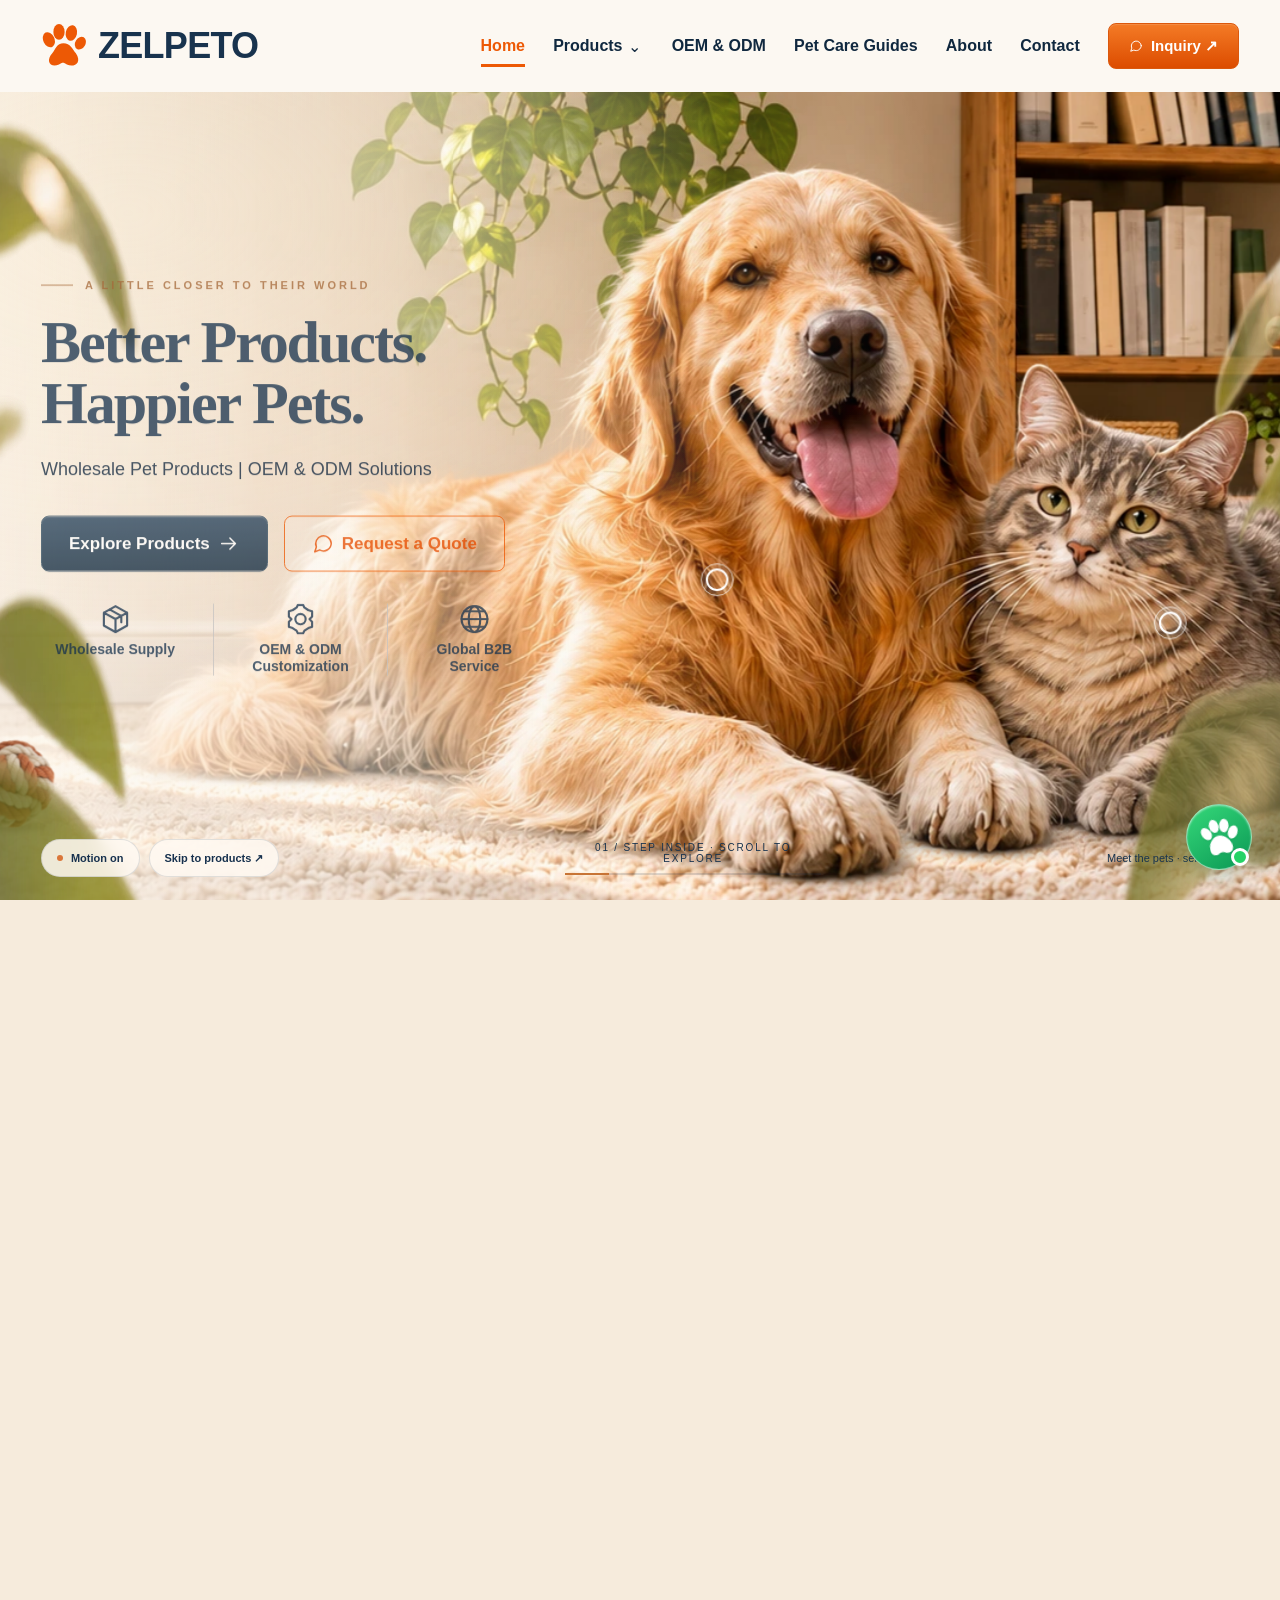
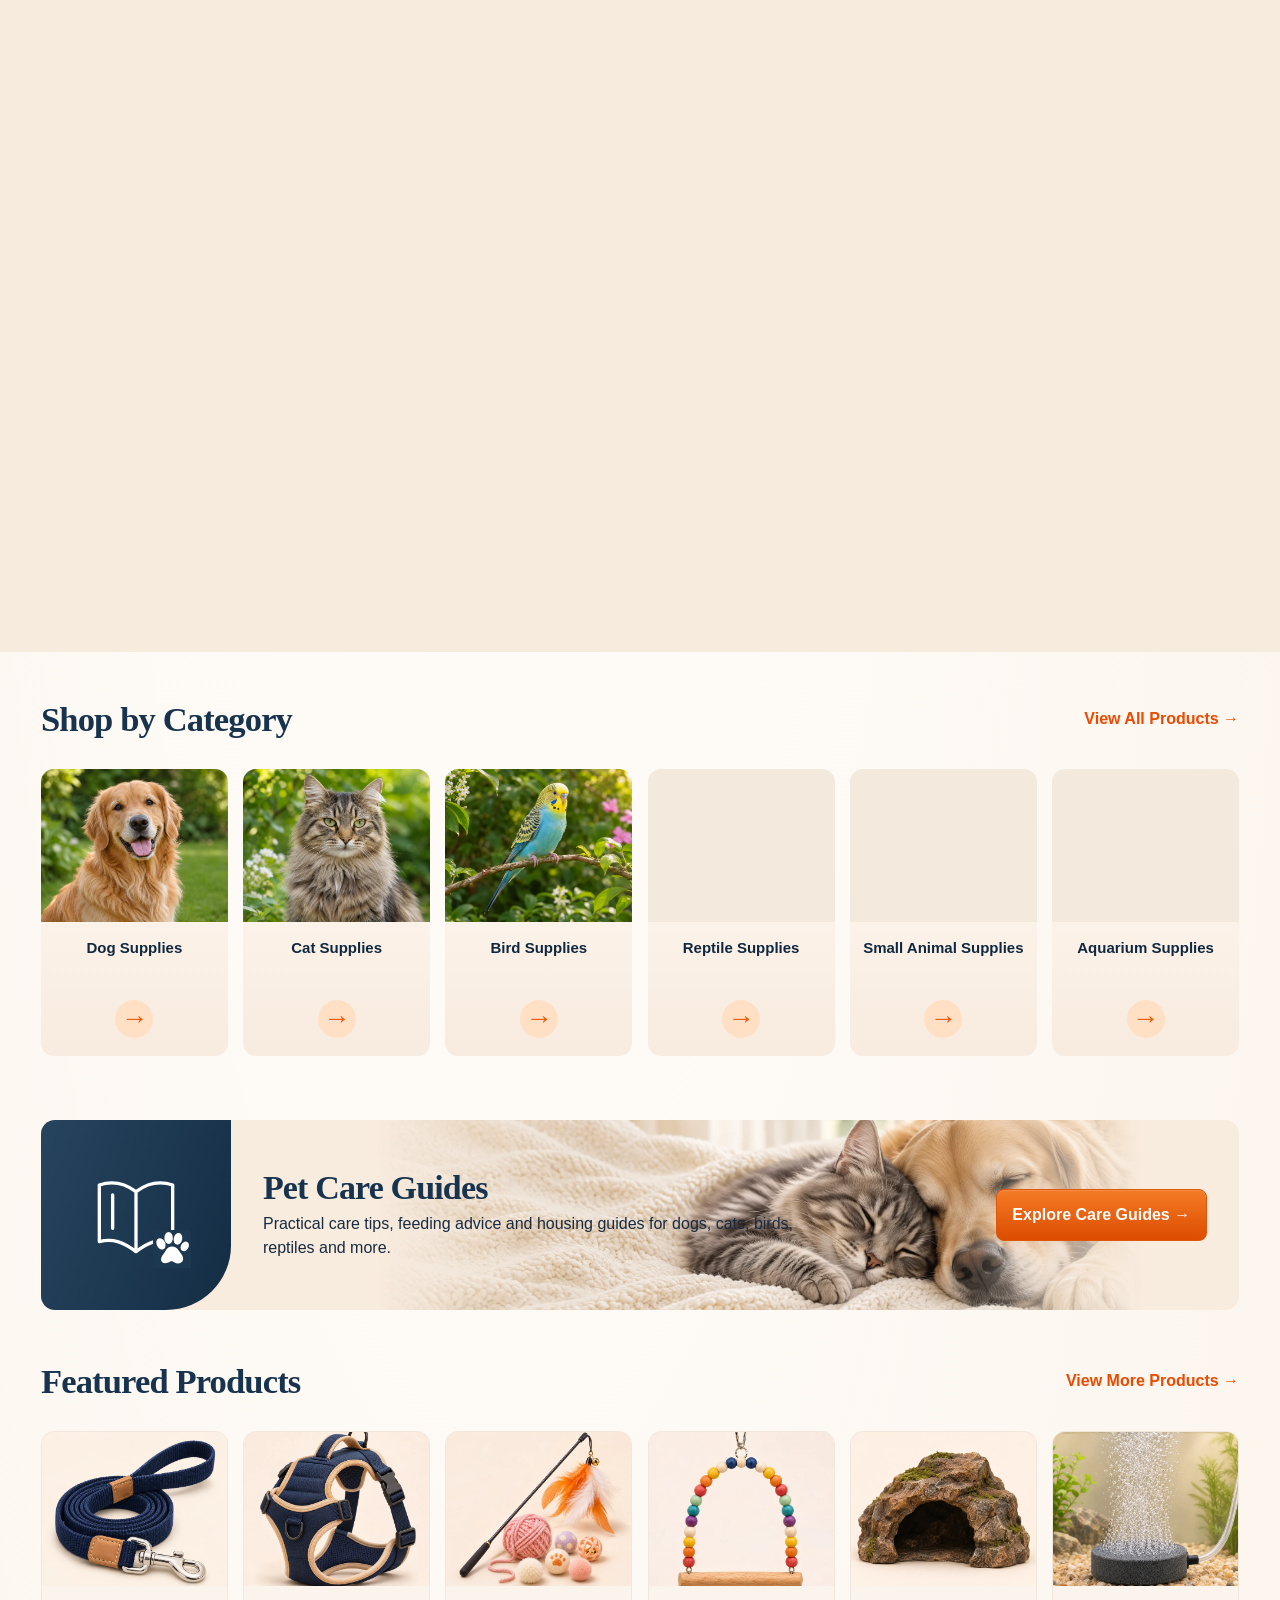
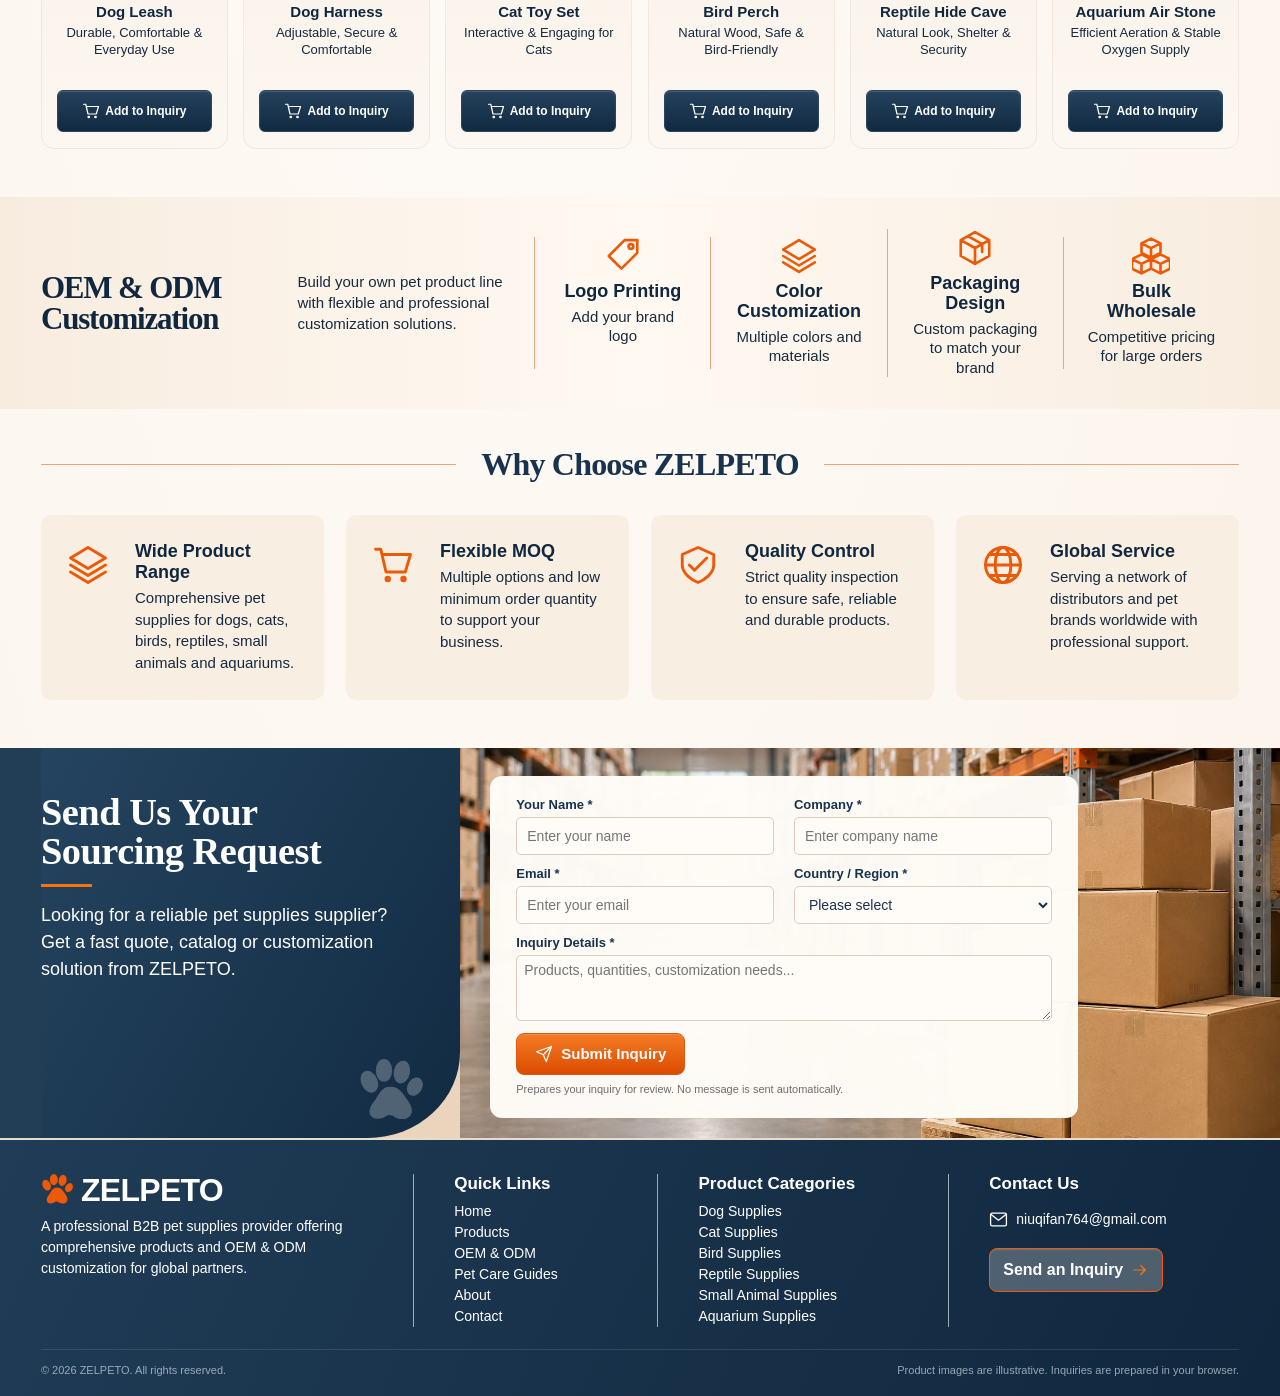
<file: index.html>
<!doctype html><html lang="en" translate="no"><head><meta name="google" content="notranslate"><meta charset="UTF-8"><meta name="viewport" content="width=device-width,initial-scale=1"><meta name="description" content="ZELPETO wholesale pet product sourcing: browse dog, cat, bird, reptile, small animal and aquarium product categories. Prepare an inquiry for custom sourcing."><meta name="theme-color" content="#19344f"><title>ZELPETO | Wholesale Pet Products & Sourcing</title><style>:root{--navy:#19344f;--navy2:#10283e;--orange:#d85b19;--orange2:#f2702b;--cream:#faf5ee;--paper:#fffefa;--sand:#f3e8dc;--line:#e9d9c9;--muted:#586473;--shadow:0 16px 35px rgba(31,39,50,.08)}*{box-sizing:border-box}html{scroll-behavior:smooth}body{margin:0;font-family:Inter,-apple-system,BlinkMacSystemFont,"Segoe UI",Arial,sans-serif;color:var(--navy2);background:var(--paper)}a{color:inherit;text-decoration:none}button,input,textarea,select{font:inherit}button{cursor:pointer}img{max-width:100%;display:block}.container{max-width:1240px;margin:auto;padding-inline:32px}.site-header{position:sticky;z-index:20;top:0;background:rgba(255,252,248,.96);border-bottom:1px solid #eadfd3;backdrop-filter:blur(16px)}.header-content{min-height:76px;display:flex;align-items:center;justify-content:space-between;gap:22px}.logo{display:inline-flex;align-items:center;gap:9px;font-weight:850;font-size:28px;letter-spacing:-1.2px;color:var(--navy)}.paw{font-size:30px;color:var(--orange);line-height:1}.nav{display:flex;align-items:center;gap:27px}.nav a{font-size:13px;font-weight:650;transition:color .15s}.nav a:hover,.nav a.active{color:var(--orange)}.btn{border:0;display:inline-flex;align-items:center;justify-content:center;gap:8px;min-height:44px;padding:12px 21px;border-radius:8px;font-size:13px;font-weight:750;transition:transform .18s,background .18s,color .18s}.btn:hover{transform:translateY(-2px)}.btn-primary{background:var(--navy);color:white}.btn-primary:hover{background:#295477}.btn-accent{background:var(--orange);color:white}.btn-accent:hover{background:#b9460d}.btn-outline{background:transparent;border:1.5px solid var(--orange);color:var(--orange)}.btn-outline:hover{background:#fff0e6}.btn-ghost{background:#f8ece1;color:var(--navy)}.menu-toggle{display:none;background:transparent;border:0;font-size:28px;color:var(--navy)}.hero{background:linear-gradient(110deg,#fff7ed 0%,#f8ecdf 48%,#ead9c7 100%);overflow:hidden}.hero-wrap{display:grid;grid-template-columns:48% 52%;min-height:480px;align-items:center}.hero-text{position:relative;z-index:1;padding-block:58px}.eyebrow{font-size:12px;font-weight:800;letter-spacing:1.8px;color:var(--orange);text-transform:uppercase}.hero h1,.title-serif,.section-heading,.page-head h1{font-family:Georgia,"Times New Roman",serif;font-weight:700;letter-spacing:-1.3px}.hero h1{font-size:clamp(42px,5vw,74px);line-height:1.06;margin:17px 0 18px;color:var(--navy)}.hero-lead{font-size:17px;line-height:1.55;margin:0 0 25px;color:#35455a}.hero-cta{display:flex;flex-wrap:wrap;gap:11px}.hero-photo{width:100%;height:480px;object-fit:cover;object-position:45% center;mask-image:linear-gradient(to right,transparent 0%,black 15%);-webkit-mask-image:linear-gradient(to right,transparent 0%,black 15%)}.trust-row{display:flex;gap:22px;margin-top:37px;font-size:12px;font-weight:700;color:var(--navy)}.trust-item{display:flex;align-items:center;gap:7px;border-right:1px solid #d7bdab;padding-right:18px}.trust-item:last-child{border:0}.trust-icon{font-size:21px}.section{padding-block:68px}.section-tight{padding-block:36px}.section-top{display:flex;justify-content:space-between;align-items:baseline;gap:14px;margin-bottom:27px}.section-heading{font-size:clamp(30px,3vw,42px);line-height:1.1;color:var(--navy);margin:0}.section-link{font-size:13px;color:var(--orange);font-weight:750;white-space:nowrap}.category-grid,.products-grid{display:grid;grid-template-columns:repeat(6,minmax(0,1fr));gap:15px}.category-card,.product-card{overflow:hidden;border-radius:11px;background:#fbf5ed;box-shadow:0 4px 17px rgba(28,38,52,.045);border:1px solid #f0e4d8}.category-card img{aspect-ratio:1.2;object-fit:cover;width:100%}.category-bottom{padding:13px 9px 15px;text-align:center}.category-bottom h3{font-size:13px;line-height:1.25;margin:0 0 13px}.circle-arrow{display:inline-flex;align-items:center;justify-content:center;width:32px;height:32px;border-radius:50%;background:#f3dcc4;color:var(--orange);font-weight:800}.category-card:hover img{filter:saturate(1.08)}.guides-banner{background:#f5ebdf;display:grid;grid-template-columns:120px minmax(240px,1fr) 230px 190px;align-items:center;overflow:hidden;border-radius:15px;min-height:150px}.guides-symbol{background:var(--navy);color:white;height:100%;display:flex;align-items:center;justify-content:center;font-size:58px}.guides-copy{padding:22px 30px}.guides-copy .section-heading{font-size:33px}.guides-copy p{margin:8px 0 0;font-size:14px;line-height:1.6;color:var(--muted)}.guides-photo{width:100%;height:150px;object-fit:cover;object-position:center}.guides-action{padding:12px}.guides-action .btn{width:100%;white-space:nowrap}.product-card{background:#fffaf4;display:flex;flex-direction:column}.product-card img{width:100%;aspect-ratio:1.12;object-fit:cover;background:#f4ece4}.product-body{padding:14px 10px 13px;display:flex;flex:1;flex-direction:column;text-align:center;align-items:center}.product-body h3{margin:0 0 6px;font-size:14px}.product-body p{font-size:12px;color:var(--muted);line-height:1.4;margin:0 0 14px;min-height:35px}.product-body .btn{font-size:11px;min-height:36px;padding:9px 11px;width:100%;margin-top:auto}.demo-label{font-size:10px;letter-spacing:1px;color:#976e50;text-transform:uppercase}.oem-band{background:#f7eade;padding:33px 0}.oem-layout{display:grid;grid-template-columns:1.5fr repeat(4,1fr);gap:22px;align-items:center}.oem-intro h2{font-family:Georgia,serif;font-size:31px;line-height:1.15;margin:0 0 8px}.oem-intro p{margin:0;color:var(--muted);font-size:12px;line-height:1.5}.oem-item{min-height:93px;text-align:center;border-left:1px solid #e6cbbb;padding:4px 10px}.oem-item .oem-icon{font-size:28px;color:var(--orange);display:block;margin-bottom:9px}.oem-item h3{font-size:13px;margin:0 0 6px}.oem-item p{margin:0;font-size:11px;color:var(--muted);line-height:1.5}.choose-grid{display:grid;grid-template-columns:repeat(4,1fr);gap:16px}.choose-card{background:#f9f2ea;border-radius:10px;padding:22px;min-height:138px}.choose-icon{color:var(--orange);font-size:27px}.choose-card h3{font-size:14px;margin:12px 0 6px}.choose-card p{font-size:12px;line-height:1.5;color:var(--muted);margin:0}.section-heading.center{text-align:center;margin-bottom:27px}.contact-panel{background:var(--navy);color:white;overflow:hidden}.contact-layout{display:grid;grid-template-columns:38% 1fr;align-items:center;min-height:330px;gap:30px}.contact-copy h2{font-family:Georgia,serif;font-size:clamp(30px,4vw,52px);line-height:1.1;margin:0 0 19px}.contact-copy p{line-height:1.7;color:#dce4ed;font-size:14px;max-width:380px}.contact-actions{display:flex;gap:10px;flex-wrap:wrap;margin-top:25px}.contact-image{height:330px;background:linear-gradient(90deg,var(--navy),transparent 20%),url('assets/15_warehouse_boxes-hd.webp') center/cover no-repeat;position:relative}.contact-image:after{content:"Sample brand imagery · not a real warehouse";position:absolute;bottom:14px;right:14px;background:rgba(16,40,62,.8);color:white;font-size:11px;padding:7px 10px;border-radius:6px}.site-footer{background:var(--navy2);color:white;padding:48px 0 22px}.footer-grid{display:grid;grid-template-columns:1.65fr 1fr 1fr 1fr;gap:38px}.footer-grid h3{font-size:14px;margin:0 0 15px}.footer-grid p,.footer-grid a{font-size:12px;color:#d8e2ee;line-height:1.9}.footer-grid a{display:block}.footer-grid a:hover{color:white;text-decoration:underline}.footer-bottom{margin-top:37px;padding-top:20px;border-top:1px solid rgba(255,255,255,.15);font-size:11px;color:#c5d1da;display:flex;justify-content:space-between;gap:20px}.page-head{background:#f7ede3;padding:60px 0 50px}.page-head h1{font-size:clamp(38px,5vw,58px);margin:8px 0 12px}.page-head p{font-size:15px;color:var(--muted);max-width:690px;line-height:1.65;margin:0}.pill-row{display:flex;flex-wrap:wrap;gap:8px;margin-bottom:24px}.pill{background:white;border:1px solid #e7d6c6;color:var(--navy);border-radius:60px;padding:11px 15px;font-size:13px;font-weight:650}.pill[aria-pressed="true"],.pill:hover{background:var(--navy);color:white;border-color:var(--navy)}.catalog-grid{display:grid;grid-template-columns:repeat(3,1fr);gap:22px}.catalog-grid .product-card img{aspect-ratio:1.45}.catalog-grid .product-body{padding:17px}.catalog-grid .product-body p{min-height:0}.catalog-grid .product-body .btn{max-width:225px}.empty{padding:50px;text-align:center;background:#faf3ec;border-radius:14px;color:var(--muted)}.guide-categories{display:grid;grid-template-columns:repeat(3,1fr);gap:22px}.guide-card{border:1px solid #e8d8c8;border-radius:13px;overflow:hidden;background:#fffcf8}.guide-card img{width:100%;aspect-ratio:1.75;object-fit:cover}.guide-card div{padding:21px}.guide-card h3{font-size:20px;margin:0 0 7px;color:var(--navy)}.guide-card p{font-size:13px;line-height:1.6;color:var(--muted);margin:0}.notice{background:#fff1e6;border-left:4px solid var(--orange);padding:17px 20px;border-radius:6px;color:#63432e;font-size:13px;line-height:1.7;margin-top:26px}.inquiry-layout{display:grid;grid-template-columns:1.12fr 1fr;gap:32px;align-items:start}.panel{background:#fffaf4;border:1px solid #eadbcc;border-radius:14px;padding:26px}.panel h2{margin:0 0 14px;font-size:22px}.cart-item{display:flex;align-items:center;gap:14px;border-bottom:1px solid #eadbcc;padding:15px 0}.cart-item img{width:74px;height:74px;object-fit:cover;border-radius:8px}.cart-item .info{flex:1}.cart-item h3{margin:0 0 6px;font-size:14px}.cart-item p{margin:0 0 8px;color:var(--muted);font-size:11px}.cart-item button{background:transparent;border:0;color:#a44c2a;font-size:12px;padding:0}.cart-item input{width:68px;border:1px solid #dfccbc;border-radius:6px;padding:8px}.form-grid{display:grid;grid-template-columns:1fr 1fr;gap:13px}.field{display:flex;flex-direction:column;gap:6px;margin-bottom:14px}.field label{font-size:12px;font-weight:700}.field input,.field textarea,.field select{border:1px solid #dfcbbd;border-radius:7px;background:white;padding:12px;width:100%;font-size:13px;color:var(--navy)}.field textarea{min-height:125px;resize:vertical}.help{font-size:12px;line-height:1.6;color:var(--muted)}.status{margin-top:15px;font-size:13px;min-height:20px}.modal-backdrop{position:fixed;z-index:40;inset:0;background:rgba(12,27,41,.65);padding:20px;display:flex;align-items:center;justify-content:center}.modal{background:white;border-radius:15px;width:min(670px,100%);max-height:90vh;overflow:auto;position:relative;display:grid;grid-template-columns:45% 55%}.modal>img{width:100%;height:100%;object-fit:cover}.modal-copy{padding:28px}.modal-copy h2{margin:6px 0;font-size:26px}.modal-copy p{font-size:13px;line-height:1.7;color:var(--muted)}.modal-close{position:absolute;top:10px;right:10px;border:0;background:white;border-radius:50%;font-size:24px;width:36px;height:36px;box-shadow:var(--shadow)}.floating-cart{position:fixed;right:22px;bottom:22px;z-index:12;box-shadow:var(--shadow)}.count{display:inline-flex;background:#fff;color:var(--orange);min-width:20px;height:20px;border-radius:20px;align-items:center;justify-content:center;font-size:11px;padding:0 4px}.sr-only{position:absolute;width:1px;height:1px;overflow:hidden;clip:rect(0,0,0,0)}
@media(max-width:1080px){.nav{gap:16px}.nav a{font-size:12px}.logo{font-size:24px}.category-grid,.products-grid{grid-template-columns:repeat(3,1fr)}.guides-banner{grid-template-columns:90px 1fr 170px}.guides-action{grid-column:2 / -1;padding:0 20px 18px;justify-self:start}.guides-photo{height:100%}.oem-layout{grid-template-columns:repeat(4,1fr)}.oem-intro{grid-column:1 / -1}.oem-item:first-of-type{border:0}}
@media(max-width:740px){.container{padding-inline:18px}.header-content{min-height:66px}.menu-toggle{display:block}.nav{display:none;position:absolute;left:0;right:0;top:66px;flex-direction:column;align-items:stretch;gap:0;background:#fffaf5;padding:12px 18px 20px;box-shadow:0 15px 25px #0001}.nav.open{display:flex}.nav a{padding:12px;font-size:14px}.nav .btn{margin-top:9px}.hero-wrap{grid-template-columns:1fr}.hero-text{padding-block:37px 22px}.hero h1{font-size:44px}.hero-lead{font-size:14px}.hero-photo{height:270px;mask-image:none;-webkit-mask-image:none;object-position:center}.trust-row{gap:8px;justify-content:space-between;margin-top:25px;font-size:10px}.trust-item{padding-right:8px;gap:4px}.trust-icon{font-size:15px}.section{padding-block:43px}.section-heading{font-size:30px}.section-top{align-items:center}.section-link{font-size:11px}.category-grid,.products-grid{grid-template-columns:repeat(2,1fr);gap:10px}.category-card img{aspect-ratio:1.25}.guides-banner{grid-template-columns:66px 1fr;min-height:0}.guides-symbol{font-size:34px}.guides-copy{padding:19px}.guides-copy .section-heading{font-size:25px}.guides-copy p{font-size:12px}.guides-photo{display:none}.guides-action{grid-column:2;padding:0 18px 18px}.product-body .btn{font-size:10px}.oem-layout{grid-template-columns:repeat(2,1fr);gap:14px}.oem-item{border-left:0;border-top:1px solid #e6cbbb;padding-top:14px}.choose-grid{grid-template-columns:repeat(2,1fr);gap:9px}.choose-card{padding:16px}.contact-layout{grid-template-columns:1fr;gap:0;padding-top:32px}.contact-image{height:190px;margin-inline:-18px}.footer-grid{grid-template-columns:repeat(2,1fr);gap:25px}.footer-grid>div:first-child{grid-column:1/-1}.footer-bottom{display:block}.catalog-grid,.guide-categories,.inquiry-layout{grid-template-columns:1fr}.page-head{padding:42px 0}.form-grid{grid-template-columns:1fr}.modal{grid-template-columns:1fr;max-width:450px}.modal>img{height:220px}.modal-copy{padding:20px}.floating-cart{bottom:15px;right:15px}}

/* ZELPETO approved navy / cream / orange design refinements */
:root{--navy:#17314e;--navy2:#112840;--orange:#e65a19;--cream:#fbf4ec;--paper:#fffcf8}
.hero{background:linear-gradient(100deg,#fff9f2 0%,#f9f0e7 53%,#e9d9c9 100%)}
.hero-wrap{min-height:440px;grid-template-columns:44% 56%}
.hero-photo{height:440px;object-position:center center;mask-image:linear-gradient(to right,transparent 0%,black 8%);-webkit-mask-image:linear-gradient(to right,transparent 0%,black 8%)}
.hero-text{padding-block:47px}
.section{padding-block:55px}
.section-tight{padding-block:20px}
.category-card img{aspect-ratio:1.22}
.guides-banner{grid-template-columns:100px minmax(230px,1fr) 300px 210px;min-height:130px}
.guides-photo{height:130px}
.guides-symbol{font-size:47px}
.product-card img{aspect-ratio:1.25}
.contact-layout{min-height:370px;grid-template-columns:38% 62%;gap:0}
.contact-image{height:370px}
.contact-form-preview{background:rgba(255,252,247,.98);border-radius:13px;padding:20px 22px;box-shadow:0 8px 30px #0002;color:var(--navy);max-width:480px;position:relative;z-index:1;margin:0 auto}
.contact-form-preview .field{margin-bottom:10px}.contact-form-preview .field input,.contact-form-preview .field textarea{padding:9px}.contact-form-preview .field textarea{min-height:60px}
.contact-form-preview .btn{width:100%}
.contact-right{height:370px;position:relative;display:grid;align-items:center;padding:22px 24px;background:linear-gradient(90deg,rgba(23,49,78,.09),rgba(23,49,78,.01)),url('assets/15_warehouse_boxes-hd.webp') right center/cover no-repeat}
.photo-note{font-size:10px;color:#6d6d6d;margin:10px 0 0}
@media(max-width:1080px){.guides-banner{grid-template-columns:75px 1fr 175px}.guides-photo{height:100%}.guides-action{grid-column:2/-1}.hero-wrap{grid-template-columns:46% 54%}}
@media(max-width:740px){.hero-wrap{grid-template-columns:1fr}.hero-photo{height:260px;mask-image:none;-webkit-mask-image:none}.section{padding-block:42px}.guides-banner{grid-template-columns:66px 1fr}.guides-photo{display:none}.contact-layout{grid-template-columns:1fr}.contact-right{height:auto;padding:22px 18px 28px;margin-inline:-18px}.contact-form-preview{max-width:none;margin:0;width:100%}}

/* Layout matched to the supplied 941 x 1672 design; fluid up to 1240px. */
:root{--navy:#18334e;--navy2:#10283f;--orange:#ed5905;--paper:#fcf8f3;--muted:#243346}
html{scroll-padding-top:74px}body{background:radial-gradient(ellipse at 40% 25%,#fffdfa,#fbf4ec);font-family:Arial,Helvetica,sans-serif}.container{max-width:1240px;padding-inline:44px}a,button{-webkit-tap-highlight-color:transparent}a:focus-visible,button:focus-visible{outline:3px solid #ef8e40;outline-offset:4px}.icon{width:22px;height:22px;flex-shrink:0;vertical-align:middle}.paw-icon{width:44px;height:44px;color:var(--orange);flex-shrink:0}.site-header{background:rgba(252,248,242,.98);border:0}.header-content{min-height:64px;gap:24px}.logo{font-size:35px;font-weight:850;letter-spacing:-.7px;gap:12px}.nav{gap:30px}.nav>a:not(.btn),.nav-products>a{position:relative;font-size:14px;font-weight:600;padding:22px 0}.nav a.active:after{content:'';position:absolute;bottom:12px;left:0;right:0;height:3px;background:var(--orange)}.nav-products{display:flex;align-items:center;position:relative;gap:2px}.category-toggle{border:0;background:none;color:var(--navy2);padding:8px 3px}.nav-categories{position:absolute;top:100%;left:-16px;min-width:200px;background:#fffcf8;border:1px solid #ecd9c9;box-shadow:0 10px 25px #132d4820;border-radius:8px;padding:8px;z-index:30}.nav-categories:not([hidden]){display:grid}.nav-categories a{padding:11px;font-size:13px}.nav-categories a:hover{background:#faeadc}.btn{min-height:46px;padding:11px 23px;border-radius:8px;gap:8px;font-size:14px;font-weight:600;border:1px solid transparent;box-shadow:inset 0 1px 1px #ffffff26}.btn-primary{background:linear-gradient(#25425d,#102a40);border-color:#29465d}.btn-accent{background:linear-gradient(#f47b26,#dc4c00);border-color:#db580d;color:white}.btn-outline{border:1.5px solid var(--orange);color:#e64c00;background:#fffaf340}.btn .icon{width:18px;height:18px}.nav .btn{min-height:39px;padding:9px 13px;font-size:13px;color:white}.nav .btn .icon{width:14px;height:14px}.count:empty,.count[data-empty]{display:none}.hero{position:relative;background:#f7eee3}.hero-wrap{display:flex;position:relative;min-height:445px;max-width:1240px;isolation:isolate}.hero-text{width:49%;padding:59px 17px 45px;z-index:2}.hero .eyebrow{display:none}.hero h1{font-size:60px;line-height:.98;letter-spacing:-1.7px;margin:0 0 16px;white-space:nowrap}.hero-lead{font-size:19px;line-height:1.3;color:#10263e;margin:0 0 27px;white-space:nowrap}.hero-cta{gap:12px;flex-wrap:nowrap}.hero-photo{position:absolute;inset:0 0 0 auto;width:76%;height:100%;object-fit:cover;object-position:center;z-index:-1;mask-image:linear-gradient(to right,transparent,black 26%);-webkit-mask-image:linear-gradient(to right,transparent,black 26%)}.hero:after{content:'';position:absolute;inset:0;pointer-events:none;background:linear-gradient(90deg,#fff9f3 0%,#fff9f300 48%)}.trust-row{margin-top:38px;width:420px;max-width:100%;gap:0}.trust-item{width:33.333%;padding:0 16px;flex-direction:column;text-align:center;gap:6px;font-size:12px;line-height:1.12;justify-content:flex-start;border-color:#c5c3c1}.trust-item:first-child{padding-left:0}.trust-icon .icon{width:28px;height:28px}.section{padding-block:27px}.section-heading{font-size:37px;line-height:1.12;letter-spacing:-1px}.section-top{margin-bottom:23px;align-items:center}.section-link{font-size:14px;color:#e94b00;font-weight:600;display:inline-flex;align-items:center;gap:6px}.category-grid,.products-grid{grid-template-columns:repeat(6,minmax(0,1fr));gap:12px}.category-card{background:linear-gradient(#fffaf4,#f8ebdf);border:0;box-shadow:none;border-radius:11px}.category-card img{aspect-ratio:1.25;object-fit:cover}.category-bottom{padding:11px 8px 13px}.category-bottom h3{font-size:15px;line-height:1.12;min-height:34px;margin:0 0 6px;display:flex;align-items:flex-start;justify-content:center}.circle-arrow{width:32px;height:32px;background:#ffe0c5;font-size:24px;font-weight:400}.section-tight{padding-block:12px}.guides-banner{position:relative;isolation:isolate;display:grid;grid-template-columns:145px 1fr 260px;min-height:134px;border-radius:14px;background:#f8ecdf}.guides-symbol{grid-column:1;height:134px;position:relative;background:linear-gradient(110deg,#27445e,#142d45);border-radius:0 0 34% 0}.guides-symbol .icon{width:64px;height:64px;stroke-width:1}.guides-copy{grid-column:2;padding:18px 18px}.guides-copy .section-heading{font-size:37px}.guides-copy p{font-size:13px;line-height:1.45;max-width:380px;margin-top:5px;color:#172a40}.guides-photo{position:absolute;z-index:-1;right:80px;top:0;width:55%;height:100%;object-fit:cover;mask-image:linear-gradient(90deg,transparent,#000 25%,#000 75%,transparent);-webkit-mask-image:linear-gradient(90deg,transparent,#000 25%,#000 75%,transparent)}.guides-action{grid-column:3;padding:0 24px 0 12px;justify-self:stretch}.guides-action .btn{font-size:14px;white-space:nowrap}.product-card{background:linear-gradient(#faf1e8,#fcf7f1);border:1px solid #f2e7dd;border-radius:9px;box-shadow:none}.product-image{border:0;background:none;padding:0;display:block;width:100%;cursor:pointer;overflow:hidden}.product-image img{aspect-ratio:1.2;object-fit:cover;transition:transform .2s}.product-image:hover img{transform:scale(1.04)}.product-body{padding:9px 12px 11px}.product-body h3{font-size:15px;line-height:1.15;margin:0 0 4px;white-space:nowrap}.product-body p{font-size:12px;line-height:1.25;margin:0 0 13px;min-height:30px;color:#152a40}.product-body .btn{min-height:30px;padding:5px 7px;border-radius:6px;font-size:12px;gap:5px;white-space:nowrap}.product-body .btn .icon{width:15px;height:15px}#featured{padding-top:15px;padding-bottom:26px}#featured>.container>.help{display:none}.oem-band{padding:21px 0;background:linear-gradient(90deg,#f8ecdf,#fff9f2,#f8ecdf)}.oem-layout{grid-template-columns:2.9fr repeat(4,1fr);gap:0}.oem-intro{display:grid;grid-template-columns:1.1fr 1fr;gap:18px;align-items:center;padding-right:20px}.oem-intro h2{font-size:33px;margin:0;letter-spacing:-1.2px;line-height:1}.oem-intro p{font-size:12px;line-height:1.4;color:#162a3f}.oem-item{padding:0 14px;min-height:96px;border-left:1px solid #eea47d}.oem-item .oem-icon{margin-bottom:7px}.oem-icon .icon{width:31px;height:31px}.oem-item h3{font-size:14px;line-height:1.1;margin-bottom:5px}.oem-item p{font-size:12px;line-height:1.3;color:#172b3e}#why{padding-block:24px}.section-heading.center{display:flex;align-items:center;gap:25px;font-size:35px;margin-bottom:22px;white-space:nowrap}.section-heading.center:before,.section-heading.center:after{content:'';flex:1;height:1px;background:#efa477}.choose-grid{gap:14px}.choose-card{display:grid;grid-template-columns:42px 1fr;column-gap:15px;align-content:start;padding:16px 18px;min-height:100px;background:#f9eee2}.choose-icon{grid-column:1;grid-row:1/3;padding-top:3px}.choose-icon .icon{width:35px;height:35px}.choose-card h3{font-size:14px;margin:0 0 4px}.choose-card p{font-size:12px;line-height:1.25;color:#142a40}.contact-panel{position:relative;background:#ead4bc}.contact-layout{grid-template-columns:36% 64%;min-height:270px;gap:0;position:relative}.contact-copy{align-self:stretch;position:relative;z-index:1;padding:32px 24px 28px 8px;background:linear-gradient(120deg,#25445f,#122b43);border-radius:0 0 22% 0}.contact-copy:before{content:'';position:absolute;right:100%;top:0;bottom:0;width:50vw;background:#223e57}.contact-copy h2{font-size:37px;line-height:1.02;letter-spacing:-.5px;margin:0 0 15px}.contact-copy h2:after{content:'';display:block;width:51px;height:3px;background:#f7740c;margin-top:13px}.contact-copy p{font-size:14px;line-height:1.3;margin:0;max-width:310px;color:white}.contact-copy>.help{display:none}.contact-copy>.paw-icon{position:absolute;right:37px;bottom:14px;width:65px;height:65px;opacity:.25;color:#fff}.contact-right{height:270px;padding:18px 24% 18px 20px;margin-right:-44px;background-position:center;background-size:cover}.contact-form-preview{width:100%;max-width:none;padding:13px 20px 10px;margin:0;border-radius:12px;box-shadow:none}.contact-form-preview .form-grid{gap:20px}.contact-form-preview .field{gap:3px;margin:0 0 7px}.contact-form-preview .field label{font-size:11px;line-height:1}.contact-form-preview .field input,.contact-form-preview .field select{height:28px;padding:4px 7px;border-radius:5px;font-size:11px;background:#fffcf8}.contact-form-preview .field textarea{height:42px;min-height:42px;padding:6px 7px;font-size:11px;border-radius:5px;background:#fffcf8}.contact-form-preview .btn{width:auto;min-height:34px;padding:7px 18px;font-size:13px}.contact-form-preview .photo-note{font-size:9px;margin:5px 0 0;line-height:1.2}.site-footer{padding:20px 0 12px;background:linear-gradient(115deg,#203c56,#10273e);border-top:2px solid #e7dbcb}.footer-grid{grid-template-columns:1.6fr 1.05fr 1.25fr 1.25fr;gap:0}.footer-grid>div{padding:0 25px;border-left:1px solid #9eacb9}.footer-grid>div:first-child{padding-left:14px;border-left:0;padding-right:40px}.footer-grid .logo{display:flex;font-size:27px;font-weight:850;color:white;line-height:1;gap:8px;margin-bottom:10px}.footer-grid .paw-icon{width:32px;height:32px}.footer-grid h3{font-size:14px;margin:0 0 7px}.footer-grid p,.footer-grid a{font-size:12px;line-height:1.25;color:#fff}.footer-grid p{margin:0;max-width:265px}.footer-grid .email-link{display:flex;gap:8px;align-items:center;margin:15px 0 18px;white-space:nowrap}.footer-grid .email-link .icon{width:19px;height:19px}.footer-grid .btn{display:inline-flex;color:white;min-height:38px;padding:7px 13px;font-size:14px;white-space:nowrap}.footer-grid .btn .icon{color:#f67513}.footer-bottom{margin-top:15px;padding-top:10px;font-size:9px;opacity:.75}.floating-cart{display:none}.catalog-grid .product-body h3{font-size:19px}.catalog-grid .product-body .btn{min-height:38px;font-size:14px}
@media(min-width:741px) and (max-width:1100px){.container{padding-inline:34px}.header-content{min-height:50px}.logo{font-size:28px;gap:8px}.paw-icon{width:35px;height:35px}.nav{gap:23px}.nav>a:not(.btn),.nav-products>a{font-size:12px;padding:17px 0}.nav a.active:after{bottom:8px}.nav .btn{font-size:12px;min-height:32px;padding:6px 11px}.hero-wrap{min-height:340px}.hero-text{padding:48px 15px 31px;width:49%}.hero h1{font-size:47px}.hero-lead{font-size:15px;margin-bottom:22px}.hero-cta .btn{font-size:12px;padding:9px 19px;min-height:37px}.trust-row{margin-top:29px;width:330px}.trust-item{font-size:10px;padding:0 14px}.trust-icon .icon{width:23px;height:23px}.section{padding-block:22px}.section-heading{font-size:30px}.section-top{margin-bottom:18px}.section-link{font-size:12px}.category-grid,.products-grid{grid-template-columns:repeat(6,minmax(0,1fr));gap:9px}.category-bottom h3{font-size:12px;min-height:27px}.category-bottom{padding:9px 6px 10px}.circle-arrow{width:27px;height:27px;font-size:21px}.guides-banner{grid-template-columns:115px 1fr 205px;min-height:104px}.guides-symbol{height:104px}.guides-symbol .icon{width:51px;height:51px}.guides-copy{padding:14px}.guides-copy .section-heading{font-size:30px}.guides-copy p{font-size:11px;max-width:290px}.guides-photo{display:block;right:55px;height:100%}.guides-action{grid-column:3;padding:0 20px 0 10px;justify-self:stretch}.guides-action .btn{font-size:12px;min-height:36px;padding:8px 13px}.product-body{padding:8px 10px 9px}.product-body h3{font-size:12px}.product-body p{font-size:10px;min-height:27px;margin-bottom:9px}.product-body .btn{font-size:10px;min-height:25px;padding:4px}.product-body .btn .icon{width:12px;height:12px}.oem-layout{grid-template-columns:2.9fr repeat(4,1fr)}.oem-intro{grid-column:auto;gap:12px;padding-right:16px}.oem-intro h2{font-size:27px}.oem-intro p{font-size:10px}.oem-item{padding:0 10px;min-height:79px}.oem-item h3{font-size:12px}.oem-item p{font-size:10px}.oem-icon .icon{width:26px;height:26px}.section-heading.center{font-size:29px;margin-bottom:18px}.choose-card{grid-template-columns:34px 1fr;padding:13px 15px;column-gap:12px;min-height:78px}.choose-icon .icon{width:29px;height:29px}.choose-card h3{font-size:12px}.choose-card p{font-size:10px}.contact-layout{min-height:210px}.contact-copy{padding:26px 18px 20px 7px}.contact-copy h2{font-size:29px}.contact-copy p{font-size:12px}.contact-right{height:210px;margin-right:-34px;padding:13px 24% 12px 16px}.contact-form-preview{padding:10px 16px 8px}.contact-form-preview .field label{font-size:9px}.contact-form-preview .field input,.contact-form-preview .field select{font-size:9px;height:22px}.contact-form-preview .field textarea{font-size:9px;min-height:32px;height:32px}.contact-form-preview .field{margin-bottom:5px}.contact-form-preview .btn{font-size:11px;min-height:27px;padding:5px 14px}.contact-form-preview .photo-note{font-size:8px}.footer-grid>div{padding-inline:20px}.footer-grid>div:first-child{padding-right:30px;padding-left:10px}.footer-grid .logo{font-size:23px}.footer-grid .paw-icon{width:27px;height:27px}.footer-grid h3{font-size:12px}.footer-grid p,.footer-grid a{font-size:10px}.footer-grid .btn{font-size:12px;min-height:32px;padding:6px 10px}.footer-grid .email-link{gap:6px;margin:12px 0 15px}.footer-bottom{font-size:8px}}
@media(max-width:740px){html{scroll-padding-top:64px}.container{padding-inline:20px}.header-content{min-height:62px}.logo{font-size:27px}.paw-icon{width:34px;height:34px}.menu-toggle{display:block}.nav{top:62px;padding:12px 20px;gap:0}.nav>a:not(.btn),.nav-products>a{font-size:14px;padding:13px 5px}.nav a.active:after{display:none}.nav-products{flex-wrap:wrap}.category-toggle{padding:12px}.nav-categories{position:static;width:100%;box-shadow:none}.hero-wrap{min-height:590px;display:block}.hero-text{width:100%;padding:32px 0 0}.hero h1{font-size:44px;white-space:normal}.hero-lead{font-size:14px;white-space:normal}.hero-photo{inset:auto 0 0;width:100%;height:300px;mask-image:linear-gradient(#0000,#000 20%);-webkit-mask-image:linear-gradient(#0000,#000 20%);object-position:center}.hero:after{display:none}.hero-cta{flex-wrap:wrap;gap:9px}.hero-cta .btn{font-size:12px;min-height:40px;padding:9px 15px}.trust-row{width:340px;margin-top:25px}.trust-item{font-size:10px;padding-inline:12px}.trust-icon .icon{width:23px;height:23px}.section{padding-block:25px}.section-heading{font-size:28px}.section-link{font-size:10px;gap:3px}.section-top{gap:10px;margin-bottom:18px}.category-grid,.products-grid{grid-template-columns:repeat(2,minmax(0,1fr));gap:12px}.category-bottom h3{font-size:13px;min-height:17px}.category-bottom{padding:10px}.guides-banner{grid-template-columns:65px 1fr;min-height:150px}.guides-symbol{grid-column:1;grid-row:1/3;height:100%}.guides-symbol .icon{width:39px;height:39px}.guides-copy{padding:15px 15px 8px}.guides-copy .section-heading{font-size:26px}.guides-copy p{font-size:11px}.guides-photo{display:none}.guides-action{grid-column:2;padding:0 15px 15px;justify-self:start}.guides-action .btn{font-size:12px;min-height:34px;padding:8px 12px}.product-body h3{font-size:13px;white-space:normal}.product-body p{font-size:11px}.product-body .btn{font-size:11px;min-height:33px}.oem-layout{grid-template-columns:repeat(2,minmax(0,1fr));gap:20px 0}.oem-intro{grid-column:1/-1;grid-template-columns:1fr 1fr;padding:0;gap:15px}.oem-intro h2{font-size:28px}.oem-intro p{font-size:11px}.oem-item{border-top:0;border-left:1px solid #eea47d;min-height:90px}.oem-item:nth-child(even){border-left:0}.section-heading.center{font-size:26px;gap:10px;white-space:normal}.choose-grid{grid-template-columns:1fr 1fr;gap:10px}.choose-card{padding:14px 12px;grid-template-columns:1fr;gap:0;min-height:150px}.choose-icon{grid-row:auto;grid-column:auto;margin-bottom:10px}.choose-card h3{font-size:13px}.choose-card p{font-size:11px}.contact-layout{display:block;padding-top:0}.contact-copy{padding:28px 5px}.contact-copy h2{font-size:34px}.contact-copy p{font-size:13px}.contact-copy:after{content:'';position:absolute;left:100%;top:0;bottom:0;width:20px;background:#172f47}.contact-copy>.paw-icon{right:10px}.contact-right{height:auto;margin-inline:-20px;padding:22px 20px;background-position:right}.contact-form-preview{padding:18px}.contact-form-preview .form-grid{grid-template-columns:1fr 1fr;gap:12px}.contact-form-preview .field{margin-bottom:12px;gap:5px}.contact-form-preview .field label{font-size:11px}.contact-form-preview .field input,.contact-form-preview .field select{height:36px;font-size:12px}.contact-form-preview .field textarea{min-height:70px;font-size:12px}.contact-form-preview .btn{min-height:39px}.contact-form-preview .photo-note{font-size:10px;margin-top:8px}.footer-grid{grid-template-columns:1fr 1fr;gap:24px 14px}.footer-grid>div{padding:0;border:0}.footer-grid>div:first-child{grid-column:1/-1;padding:0}.footer-grid>div:last-child{grid-column:1/-1}.footer-grid .logo{font-size:26px}.footer-grid p,.footer-grid a{font-size:12px;line-height:1.5}.footer-grid h3{font-size:14px}.footer-grid .email-link{margin:10px 0 12px}.footer-bottom{font-size:10px;line-height:1.5;display:grid;gap:6px}.catalog-grid{grid-template-columns:1fr}.catalog-grid .product-body h3{font-size:19px}}
.hero:after{display:none}.hero-photo{width:64%}.trust-item{display:block}.trust-icon{display:block;margin-bottom:6px}.guides-symbol{position:relative}.guides-symbol .paw-icon{position:absolute;width:30px;height:30px;color:white;right:25px;bottom:27px;background:#1d3851;padding:2px}@media(min-width:741px) and (max-width:1100px){.hero-text{padding-top:44px;padding-bottom:27px}#categories{padding-block:13px}#featured{padding-top:12px;padding-bottom:13px}.oem-band{padding-block:7px}#why{padding-block:12px}.choose-card{padding:10px 12px;column-gap:9px}.site-footer{padding-top:14px;padding-bottom:8px}.footer-bottom{margin-top:6px;padding-top:5px;font-size:8px}.guides-symbol .paw-icon{width:25px;height:25px;right:21px;bottom:20px}}@media(max-width:740px){.hero-photo{width:100%}.guides-symbol .paw-icon{width:22px;height:22px;right:7px;bottom:45px}}</style><link rel="stylesheet" href="wide.css?v=3"><link rel="preload" as="image" href="assets/01_hero_animals-hd.webp" fetchpriority="high"><link rel="stylesheet" href="immersive.css"><script src="immersive.js" defer></script><link rel="stylesheet" href="whatsapp-paw.css">
<link rel="stylesheet" href="category-motion.css">
</head><body data-page="home"><div id="app"></div><script>/* Customize this before publishing. Empty email means no email sending is advertised. */
window.ZELPETO_CONFIG = {
  companyEmail: "",
  companyName: "ZELPETO"
};

window.ZELPETO_CATEGORIES = [
  { id:"dog", name:"Dog Supplies", img:"02_category_dog.png", subtitle:"Everyday essentials for dogs" },
  { id:"cat", name:"Cat Supplies", img:"03_category_cat.png", subtitle:"Play, rest and care for cats" },
  { id:"bird", name:"Bird Supplies", img:"04_category_bird.png", subtitle:"Enrichment and habitat accessories" },
  { id:"reptile", name:"Reptile Supplies", img:"05_category_reptile.png", subtitle:"Reptile habitat essentials" },
  { id:"small", name:"Small Animal Supplies", img:"06_category_small_animal.png", subtitle:"Accessories for smaller companions" },
  { id:"aquarium", name:"Aquarium Supplies", img:"07_category_aquarium.png", subtitle:"Aquarium equipment and décor" }
];
window.ZELPETO_PRODUCTS = [
  { id:"demo-dog-leash", name:"Dog Leash", category:"dog", image:"09_product_dog_leash.png", subtitle:"Durable, Comfortable & Everyday Use", detail:"A sample leash listing showcasing the product catalog format. Materials, available lengths and order quantity are confirmed during sourcing." },
  { id:"demo-dog-harness", name:"Dog Harness", category:"dog", image:"10_product_dog_harness.png", subtitle:"Adjustable, Secure & Comfortable", detail:"A sample harness listing. Confirm sizes, materials and customization options before placing any purchase order." },
  { id:"demo-cat-toy", name:"Cat Toy Set", category:"cat", image:"11_product_cat_toy_set.png", subtitle:"Interactive & Engaging for Cats", detail:"A sample cat play set listing. Product components, packaging and MOQ require supplier confirmation." },
  { id:"demo-bird-perch", name:"Bird Perch", category:"bird", image:"12_product_bird_perch.png", subtitle:"Natural Wood, Safe & Bird-Friendly", detail:"A sample bird accessory listing. Check suitability, dimensions and materials for each bird species." },
  { id:"demo-reptile-hide", name:"Reptile Hide Cave", category:"reptile", image:"13_product_reptile_hide_cave.png", subtitle:"Natural Look, Shelter & Security", detail:"A sample reptile shelter listing. Final specifications should be matched to the species and enclosure." },
  { id:"demo-air-stone", name:"Aquarium Air Stone", category:"aquarium", image:"14_product_aquarium_air_stone.png", subtitle:"Efficient Aeration & Stable Oxygen Supply", detail:"A sample aquarium accessory listing. Review pump compatibility, product size and material specifications." }
];

window.ZELPETO_EMBEDDED_IMAGES={"01_hero_animals.png":"assets/01_hero_animals-hd.webp","02_category_dog.png":"assets/02_category_dog-hd.webp","03_category_cat.png":"assets/03_category_cat-hd.webp","04_category_bird.png":"assets/04_category_bird-hd.webp","05_category_reptile.png":"assets/05_category_reptile-hd.webp","06_category_small_animal.png":"assets/06_category_small_animal-hd.webp","07_category_aquarium.png":"assets/07_category_aquarium-hd.webp","08_guides_banner_animals.png":"assets/08_guides_banner_animals-hd.webp","09_product_dog_leash.png":"assets/09_product_dog_leash-hd.webp","10_product_dog_harness.png":"assets/10_product_dog_harness-hd.webp","11_product_cat_toy_set.png":"assets/11_product_cat_toy_set-hd.webp","12_product_bird_perch.png":"assets/12_product_bird_perch-hd.webp","13_product_reptile_hide_cave.png":"assets/13_product_reptile_hide_cave-hd.webp","14_product_aquarium_air_stone.png":"assets/14_product_aquarium_air_stone-hd.webp","15_warehouse_boxes.png":"assets/15_warehouse_boxes-hd.webp"};
(function(){
  'use strict';
  const categories=window.ZELPETO_CATEGORIES||[];
  const products=window.ZELPETO_PRODUCTS||[];
  const cfg=window.ZELPETO_CONFIG||{};
  const img=n=>window.ZELPETO_EMBEDDED_IMAGES[n]||'';
  const byId=id=>document.getElementById(id);
  const textSafe=s=>String(s).replace(/[&<>"']/g,c=>({'&':'&amp;','<':'&lt;','>':'&gt;','"':'&quot;',"'":'&#39;'}[c]));
  const getCart=()=>{try{const v=JSON.parse(localStorage.getItem('zelpeto_inquiry_cart')||JSON.stringify(window.__cartBackup||{}));return v&&typeof v==='object'&&!Array.isArray(v)?v:{}}catch{return {}}};
  const putCart=c=>{try{localStorage.setItem('zelpeto_inquiry_cart',JSON.stringify(c))}catch(e){window.__cartBackup=c}updateCount()};
  const updateCount=()=>{const n=Object.values(getCart()).reduce((s,v)=>s+(Math.max(0,Number(v)||0)),0);document.querySelectorAll('.cart-count').forEach(x=>{x.textContent=n;x.toggleAttribute('data-empty',n===0)})};
  const toast=message=>{let el=byId('feedback-toast');if(!el){el=document.createElement('div');el.id='feedback-toast';el.style.cssText='position:fixed;bottom:85px;right:20px;background:#19344f;color:white;padding:12px 18px;border-radius:9px;z-index:80;box-shadow:0 8px 30px #0003;font-size:13px;max-width:290px';document.body.appendChild(el)}el.textContent=message;el.hidden=false;setTimeout(()=>el.hidden=true,2600)};
  function addCart(id){const p=products.find(x=>x.id===id);if(!p)return;const c=getCart();c[id]=Math.min(9999,(Number(c[id])||0)+1);putCart(c);toast(p.name+' added to inquiry list')}
function icon(name){const shapes={"arrow":"<path d=\"M4 12h15m-6-6 6 6-6 6\"/>","chat":"<path d=\"M21 11.5a8.5 8.5 0 0 1-12.6 7.4L3 21l1.8-5.4A8.5 8.5 0 1 1 21 11.5Z\"/>","cart":"<path d=\"M2 3h3l3 13h11l3-10H6M9 20h.01M18 20h.01\"/><circle cx=\"9\" cy=\"20\" r=\"1\"/><circle cx=\"18\" cy=\"20\" r=\"1\"/>","box":"<path d=\"m12 2 9 5v10l-9 5-9-5V7l9-5Zm0 10 9-5M12 12 3 7m9 5v10M7.5 4.5l9 5v5\"/>","globe":"<circle cx=\"12\" cy=\"12\" r=\"10\"/><ellipse cx=\"12\" cy=\"12\" rx=\"4.5\" ry=\"10\"/><path d=\"M2 12h20M4 6h16M4 18h16\"/>","layers":"<path d=\"m12 2 10 6-10 6L2 8l10-6ZM2 12l10 6 10-6M2 16l10 6 10-6\"/>","shield":"<path d=\"m12 2 9 4v6c0 5-6 9-9 10-3-1-9-5-9-10V6l9-4Z\"/><path d=\"m7 12 3 3 7-7\"/>","tag":"<path d=\"M3 12 13 2h8v8L11 20 3 12Z\"/><circle cx=\"17\" cy=\"6\" r=\"1.5\"/>","gear":"<path d=\"m9 3 1-2h4l1 2 3 2 3 1v4l-2 2 2 2v4l-3 1-3 2-1 2h-4l-1-2-3-2-3-1v-4l2-2-2-2V6l3-1 3-2Z\"/><circle cx=\"12\" cy=\"12\" r=\"4\"/>","mail":"<rect x=\"2\" y=\"4\" width=\"20\" height=\"16\" rx=\"2\"/><path d=\"m3 6 9 7 9-7\"/>","send":"<path d=\"m22 2-7 20-4-9L2 9l20-7ZM11 13 22 2\"/>","book":"<path d=\"M12 5C8 2 4 2 1 3v17c4-1 7 0 11 3 4-3 7-4 11-3V3c-3-1-7-1-11 2Zm0 0v18M5 6v10\"/>","cubes":"<path d=\"m12 1 6 3v6l-6 3-6-3V4l6-3Zm0 6 6-3m-6 3L6 4m6 3v6M6 11l6 3v6l-6 3-6-3v-6l6-3Zm0 6 6-3m-6 3-6-3m6 3v6m12-12 6 3v6l-6 3-6-3v-6l6-3Zm0 6 6-3m-6 3-6-3m6 3v6\"/>"};return '<svg class="icon" viewBox="0 0 24 24" fill="none" stroke="currentColor" stroke-width="1.65" stroke-linecap="round" stroke-linejoin="round" aria-hidden="true">'+(shapes[name]||shapes.arrow)+'</svg>'}function paw(){return '<svg class="paw-icon" viewBox="0 0 40 40" fill="currentColor" aria-hidden="true"><ellipse cx="7" cy="14" rx="5" ry="7" transform="rotate(-25 7 14)"/><ellipse cx="16" cy="7" rx="5" ry="7"/><ellipse cx="27" cy="8" rx="5" ry="7" transform="rotate(12 27 8)"/><ellipse cx="35" cy="17" rx="4.5" ry="6" transform="rotate(30 35 17)"/><path d="M10 26c3-4 4-9 10-9s8 5 11 9c6 9-2 13-8 10-3-2-4-2-7 0-8 3-12-3-6-10Z"/></svg>'}
  function header(){return `<header class="site-header"><div class="container header-content"><a href="index.html" class="logo" aria-label="ZELPETO Home">${paw()}<span>ZELPETO</span></a><button class="menu-toggle" id="menu-toggle" aria-label="Toggle menu" aria-expanded="false">☰</button><nav id="main-nav" class="nav" aria-label="Main navigation"><a href="index.html" class="${page==='home'?'active':''}">Home</a><div class="nav-products"><a href="products.html" class="${page==='products'?'active':''}">Products</a><button class="category-toggle" aria-label="Show product categories" aria-expanded="false" aria-controls="nav-categories">⌄</button><div class="nav-categories" id="nav-categories" hidden>${categories.map(c=>`<a href="${c.id==='dog'?'dog-supplies.html':'products.html?category='+c.id}">${textSafe(c.name)}</a>`).join('')}</div></div><a href="oem.html">OEM & ODM</a><a href="guides.html" class="${page==='guides'?'active':''}">Pet Care Guides</a><a href="about.html">About</a><a href="contact.html">Contact</a><a href="inquiry.html" class="btn btn-accent">${icon('chat')} Inquiry <span class="count cart-count">0</span> ↗</a></nav></div></header>`}
  function footer(){return `<footer class="site-footer"><div class="container"><div class="footer-grid"><div><a class="logo" href="index.html">${paw()}<span>ZELPETO</span></a><p>A professional B2B pet supplies provider offering comprehensive products and OEM & ODM customization for global partners.</p></div><div><h3>Quick Links</h3><a href="index.html">Home</a><a href="products.html">Products</a><a href="oem.html">OEM & ODM</a><a href="guides.html">Pet Care Guides</a><a href="about.html">About</a><a href="contact.html">Contact</a></div><div><h3>Product Categories</h3>${categories.map(c=>`<a href="${c.id==='dog'?'dog-supplies.html':'products.html?category='+c.id}">${textSafe(c.name)}</a>`).join('')}</div><div><h3>Contact Us</h3><a class="email-link" href="mailto:niuqifan764@gmail.com">${icon('mail')} niuqifan764@gmail.com</a><a href="inquiry.html" class="btn btn-outline">Send an Inquiry ${icon('arrow')}</a></div></div><div class="footer-bottom"><span>© ${new Date().getFullYear()} ZELPETO. All rights reserved.</span><span>Product images are illustrative. Inquiries are prepared in your browser.</span></div></div></footer>`}
  function categoryCard(c){return `<a class="category-card" href="${c.id==='dog'?'dog-supplies.html':'products.html?category='+c.id}"><img src="${img(c.img)}" alt="${textSafe(c.name)}" loading="lazy" decoding="async"><div class="category-bottom"><h3>${textSafe(c.name)}</h3><span class="circle-arrow" aria-hidden="true">→</span></div></a>`}
  function productCard(p){return `<article class="product-card"><button class="product-image" data-view="${p.id}" aria-label="Details for ${textSafe(p.name)}"><img src="${img(p.image)}" alt="${textSafe(p.name)}" loading="lazy"></button><div class="product-body"><h3>${textSafe(p.name)}</h3><p>${textSafe(p.subtitle)}</p><button class="btn btn-primary" data-add="${p.id}">${icon('cart')} Add to Inquiry</button></div></article>`}
  function home(){return `<section class="hero"><div class="container hero-wrap"><div class="hero-text"><div class="eyebrow">Pet Supplies · Global Sourcing</div><h1>Better Products.<br>Happier Pets.</h1><p class="hero-lead">Wholesale Pet Products | OEM & ODM Solutions</p><div class="hero-cta"><a class="btn btn-primary" href="products.html">Explore Products ${icon('arrow')}</a><a class="btn btn-outline" href="inquiry.html">${icon('chat')} Request a Quote</a></div><div class="trust-row"><span class="trust-item"><span class="trust-icon">${icon('box')}</span> Wholesale Supply</span><span class="trust-item"><span class="trust-icon">${icon('gear')}</span> OEM & ODM<br>Customization</span><span class="trust-item"><span class="trust-icon">${icon('globe')}</span> Global B2B Service</span></div></div><img fetchpriority="high" decoding="async" width="2172" height="724" class="hero-photo" src="${img('01_hero_animals.png')}" alt="Dog, cat, bird and bearded dragon in a warm home environment"></div></section>
  <section class="section" id="categories"><div class="container"><div class="section-top"><h2 class="section-heading">Shop by Category</h2><a class="section-link" href="products.html">View All Products →</a></div><div class="category-grid">${categories.map(categoryCard).join('')}</div></div></section>
  <section class="section-tight"><div class="container"><div class="guides-banner"><div class="guides-symbol" aria-hidden="true">${icon('book')}${paw()}</div><div class="guides-copy"><h2 class="section-heading">Pet Care Guides</h2><p>Practical care tips, feeding advice and housing guides for dogs, cats, birds, reptiles and more.</p></div><img class="guides-photo" src="${img('08_guides_banner_animals.png')}" alt="Sleeping dog and cat"><div class="guides-action"><a class="btn btn-accent" href="guides.html">Explore Care Guides →</a></div></div></div></section>
  <section class="section" id="featured"><div class="container"><div class="section-top"><h2 class="section-heading">Featured Products</h2><a class="section-link" href="products.html">View More Products →</a></div><div class="products-grid">${products.map(productCard).join('')}</div><p class="help" style="margin-top:20px">Images and listings are examples for layout preview only. They are not confirmed products, inventory or supplier offers.</p></div></section>
  <section id="oem" class="oem-band"><div class="container oem-layout"><div class="oem-intro"><h2>OEM & ODM<br>Customization</h2><p>Build your own pet product line with flexible and professional customization solutions.</p></div><div class="oem-item"><span class="oem-icon">${icon('tag')}</span><h3>Logo Printing</h3><p>Add your brand logo</p></div><div class="oem-item"><span class="oem-icon">${icon('layers')}</span><h3>Color Customization</h3><p>Multiple colors and materials</p></div><div class="oem-item"><span class="oem-icon">${icon('box')}</span><h3>Packaging Design</h3><p>Custom packaging to match your brand</p></div><div class="oem-item"><span class="oem-icon">${icon('cubes')}</span><h3>Bulk Wholesale</h3><p>Competitive pricing for large orders</p></div></div></section>
  <section id="why" class="section"><div class="container"><h2 class="section-heading center">Why Choose ZELPETO</h2><div class="choose-grid"><div class="choose-card"><span class="choose-icon">${icon('layers')}</span><h3>Wide Product Range</h3><p>Comprehensive pet supplies for dogs, cats, birds, reptiles, small animals and aquariums.</p></div><div class="choose-card"><span class="choose-icon">${icon('cart')}</span><h3>Flexible MOQ</h3><p>Multiple options and low minimum order quantity to support your business.</p></div><div class="choose-card"><span class="choose-icon">${icon('shield')}</span><h3>Quality Control</h3><p>Strict quality inspection to ensure safe, reliable and durable products.</p></div><div class="choose-card"><span class="choose-icon">${icon('globe')}</span><h3>Global Service</h3><p>Serving a network of distributors and pet brands worldwide with professional support.</p></div></div></div></section>
  <section id="contact" class="contact-panel"><div class="container contact-layout"><div class="contact-copy"><h2>Send Us Your<br>Sourcing Request</h2><p>Looking for a reliable pet supplies supplier?<br>Get a fast quote, catalog or customization solution from ZELPETO.</p><p class="help" style="color:#d9e2ec">This preview prepares inquiry details; it does not automatically submit an email.</p>${paw()}</div><div class="contact-right"><form class="contact-form-preview" id="homepage-inquiry"><div class="form-grid"><div class="field"><label for="hp-name">Your Name *</label><input id="hp-name" name="name" autocomplete="name" required placeholder="Enter your name"></div><div class="field"><label for="hp-company">Company *</label><input id="hp-company" name="company" autocomplete="organization" required placeholder="Enter company name"></div></div><div class="form-grid"><div class="field"><label for="hp-email">Email *</label><input id="hp-email" name="email" type="email" autocomplete="email" required placeholder="Enter your email"></div><div class="field"><label for="hp-country">Country / Region *</label><select id="hp-country" name="country" autocomplete="country-name" required><option value="">Please select</option>${["United States","United Kingdom","Canada","Australia","Germany","France","Italy","Spain","Netherlands","China","Japan","South Korea","India","United Arab Emirates","Saudi Arabia","Brazil","Mexico","South Africa","Other"].map(c=>`<option>${c}</option>`).join('')}</select></div></div><div class="field"><label for="hp-details">Inquiry Details *</label><textarea id="hp-details" name="details" required placeholder="Products, quantities, customization needs..."></textarea></div><button class="btn btn-accent" type="submit">${icon('send')} Submit Inquiry</button><p class="photo-note">Prepares your inquiry for review. No message is sent automatically.</p></form></div></div></section>`}
  function catalog(){return `<section class="page-head"><div class="container"><div class="eyebrow">Product Catalog</div><h1>Explore Pet Supplies</h1><p>Browse across pet categories, view illustrative product details, and add items to an inquiry list. Actual availability and specifications need to be confirmed.</p></div></section><section class="section"><div class="container"><div class="pill-row" id="category-filters"><button class="pill" data-category="all">All Products</button>${categories.map(c=>`<button class="pill" data-category="${c.id}">${textSafe(c.name)}</button>`).join('')}</div><div id="catalog-grid" class="catalog-grid"></div><div class="notice">All listings shown are demonstration content based on the homepage mockup. Replace them with genuine product photography and verified specifications before public launch.</div></div></section>`}
  function guidePage(){return `<section class="page-head"><div class="container"><div class="eyebrow">Learn & Explore</div><h1>Pet Care Guides</h1><p>Find future care articles by pet type. This section is reserved for educational content and will grow as articles are reviewed and published.</p></div></section><section class="section"><div class="container"><div class="guide-categories">${categories.map(c=>`<article class="guide-card"><img src="${img(c.img)}" alt="${textSafe(c.name)}" loading="lazy"><div><h3>${textSafe(c.name.replace('Supplies','Care'))}</h3><p>${textSafe(c.subtitle)}. Educational guides coming soon.</p></div></article>`).join('')}</div><div class="notice">Care guides are not published yet. Later this section can expand into category pages and individual articles with sources and review dates.</div></div></section>`}
  function inquiry(){return `<section class="page-head"><div class="container"><div class="eyebrow">Sourcing Request</div><h1>Inquiry List</h1><p>Review the selected products and prepare your sourcing message. No information is sent to a server in this version.</p></div></section><section class="section"><div class="container inquiry-layout"><div class="panel"><h2>Selected Products <span class="count cart-count" style="background:var(--orange);color:white">0</span></h2><div id="cart-items"></div><p class="help">Adjust quantities below. Items are stored only in your current browser.</p><a class="btn btn-outline" href="products.html">+ Browse More Products</a></div><div class="panel"><h2>Prepare a Quote Request</h2><form id="inquiry-form"><div class="form-grid"><div class="field"><label for="fullName">Your Name *</label><input id="fullName" name="name" required autocomplete="name"></div><div class="field"><label for="company">Company</label><input id="company" name="company" autocomplete="organization"></div></div><div class="form-grid"><div class="field"><label for="email">Business Email *</label><input id="email" name="email" type="email" required autocomplete="email"></div><div class="field"><label for="country">Country / Region</label><input id="country" name="country" autocomplete="country-name"></div></div><div class="field"><label for="details">Products, Quantities & Requirements *</label><textarea id="details" name="details" required placeholder="Specify needed quantities, materials, branding, target market, packaging, etc."></textarea></div><button class="btn btn-accent" type="submit">Prepare My Inquiry →</button><p class="help" style="margin-top:12px" id="sending-disclaimer"></p><div role="status" class="status" id="inquiry-status"></div><div id="inquiry-actions" style="display:none;margin-top:10px;gap:9px;flex-wrap:wrap"><button type="button" class="btn btn-primary" id="copy-inquiry">Copy Inquiry Text</button><a id="email-inquiry" class="btn btn-outline" href="#" style="display:none">Open Email App ↗</a></div></form></div></div></section>`}
  const routes={home,products:catalog,guides:guidePage,inquiry};
  const page=document.body.dataset.page||'home';
  const app=byId('app');
  if(app)app.innerHTML=header()+(routes[page]||home)()+footer()+`<a href="inquiry.html" class="btn btn-accent floating-cart" aria-label="View inquiry list">Inquiry <span class="count cart-count">0</span></a>`;
  const toggle=byId('menu-toggle');if(toggle){toggle.addEventListener('click',()=>{let open=byId('main-nav').classList.toggle('open');toggle.setAttribute('aria-expanded',String(open))})}
  const categoryToggle=document.querySelector('.category-toggle');if(categoryToggle){categoryToggle.onclick=()=>{const menu=byId('nav-categories');menu.hidden=!menu.hidden;categoryToggle.setAttribute('aria-expanded',String(!menu.hidden))};document.addEventListener('click',e=>{if(!e.target.closest('.nav-products')){byId('nav-categories').hidden=true;categoryToggle.setAttribute('aria-expanded','false')}});document.addEventListener('keydown',e=>{if(e.key==='Escape'){byId('nav-categories').hidden=true;categoryToggle.setAttribute('aria-expanded','false')}})}
  updateCount();
  document.addEventListener('click',e=>{const add=e.target.closest('[data-add]');if(add)addCart(add.dataset.add);const view=e.target.closest('[data-view]');if(view)showProduct(view.dataset.view)});
  function showProduct(id){const p=products.find(x=>x.id===id);if(!p)return;const overlay=document.createElement('div');overlay.className='modal-backdrop';overlay.innerHTML=`<div class="modal" role="dialog" aria-modal="true" aria-label="${textSafe(p.name)} details"><button class="modal-close" aria-label="Close">×</button><img src="${img(p.image)}" alt="${textSafe(p.name)}"><div class="modal-copy"><div class="eyebrow">Sample Product</div><h2>${textSafe(p.name)}</h2><p>${textSafe(p.detail)}</p><p><strong>MOQ:</strong> To be confirmed<br><strong>Customization:</strong> By inquiry<br><strong>Availability:</strong> Unverified sample</p><button class="btn btn-primary" data-add="${p.id}">+ Add to Inquiry</button></div></div>`;document.body.append(overlay);const close=()=>overlay.remove();overlay.querySelector('.modal-close').onclick=close;overlay.addEventListener('click',e=>{if(e.target===overlay)close()});const esc=e=>{if(e.key==='Escape'){close();document.removeEventListener('keydown',esc)}};document.addEventListener('keydown',esc);overlay.querySelector('.modal-close').focus()}
  if(page==='products'){const filterButtons=Array.from(document.querySelectorAll('[data-category]'));const initial=new URLSearchParams(location.search).get('category')||'all';const select=id=>{const valid=id==='all'||categories.some(c=>c.id===id);const current=valid?id:'all';filterButtons.forEach(b=>b.setAttribute('aria-pressed',String(b.dataset.category===current)));const show=current==='all'?products:products.filter(p=>p.category===current);byId('catalog-grid').innerHTML=show.length?show.map(productCard).join(''):`<div class="empty" style="grid-column:1/-1">No sample products in this category yet. You can still describe your sourcing needs in an inquiry.</div>`;const target=new URL(location.href);if(current==='all')target.searchParams.delete('category');else target.searchParams.set('category',current);history.replaceState(null,'',target)};filterButtons.forEach(b=>b.onclick=()=>select(b.dataset.category));select(initial)}
  function renderCart(){const node=byId('cart-items');if(!node)return;const c=getCart();const entries=Object.entries(c).filter(([id,qty])=>products.some(p=>p.id===id)&&qty>0);if(!entries.length){node.innerHTML='<div class="empty" style="margin-bottom:18px">Your inquiry list is empty. Add products from the catalog or describe your request in the form.</div>';return}node.innerHTML=entries.map(([id,q])=>{const p=products.find(x=>x.id===id);return `<div class="cart-item"><img src="${img(p.image)}" alt="${textSafe(p.name)}"><div class="info"><h3>${textSafe(p.name)}</h3><p>Sample product · qty is indicative only</p><button data-remove="${id}">Remove</button></div><label><span class="sr-only">Quantity for ${textSafe(p.name)}</span><input aria-label="Quantity for ${textSafe(p.name)}" type="number" min="1" max="9999" value="${q}" data-quantity="${id}"></label></div>`}).join('');node.querySelectorAll('[data-remove]').forEach(b=>b.onclick=()=>{let c=getCart();delete c[b.dataset.remove];putCart(c);renderCart()});node.querySelectorAll('[data-quantity]').forEach(i=>i.onchange=()=>{let c=getCart();c[i.dataset.quantity]=Math.max(1,Math.min(9999,parseInt(i.value)||1));putCart(c);renderCart()})}
  if(page==='home'){const hp=byId('homepage-inquiry');if(hp)hp.addEventListener('submit',e=>{e.preventDefault();if(!hp.reportValidity())return;const data={name:hp.elements.name.value,company:hp.elements.company.value,email:hp.elements.email.value,country:hp.elements.country.value,details:hp.elements.details.value};try{sessionStorage.setItem('zelpeto_home_inquiry',JSON.stringify(data))}catch(e){}location.href='inquiry.html';})}
  if(page==='inquiry'){renderCart();try{const raw=sessionStorage.getItem('zelpeto_home_inquiry');if(raw){const values=JSON.parse(raw);for(const key of ['name','company','email','country','details']){if(values[key]&&byId('inquiry-form').elements[key])byId('inquiry-form').elements[key].value=values[key]}sessionStorage.removeItem('zelpeto_home_inquiry')}}catch{}let currentMessage='';const email=(cfg.companyEmail||'').trim();byId('sending-disclaimer').textContent=email?'This form prepares an email in your email app; submitting does not automatically send it.':'This preview does not send messages. You can copy the inquiry text; add a confirmed business email in config.js to enable an email-app link.';byId('inquiry-form').addEventListener('submit',e=>{e.preventDefault();const f=e.target;if(!f.reportValidity())return;const c=getCart();const lines=Object.entries(c).map(([id,qty])=>{const p=products.find(x=>x.id===id);return p?`- ${p.name}: ${qty} (sample item)` : ''}).filter(Boolean);currentMessage=`ZELPETO - Sourcing Inquiry\n\nName: ${f.elements.name.value.trim()}\nCompany: ${f.elements.company.value.trim()||'Not provided'}\nEmail: ${f.elements.email.value.trim()}\nCountry/Region: ${f.elements.country.value.trim()||'Not provided'}\n\nItems:\n${lines.length?lines.join('\n'):'No products selected'}\n\nRequirements:\n${f.elements.details.value.trim()}\n\nPlease confirm actual specifications, availability, MOQ and quotation.`;byId('inquiry-actions').style.display='flex';byId('inquiry-status').textContent='Your request text is ready. Nothing has been sent.';const link=byId('email-inquiry');if(email&&/^[^\s@]+@[^\s@]+\.[^\s@]+$/.test(email)){link.style.display='inline-flex';link.href=`mailto:${encodeURIComponent(email)}?subject=${encodeURIComponent('ZELPETO B2B sourcing inquiry')}&body=${encodeURIComponent(currentMessage)}`}else link.style.display='none'});byId('copy-inquiry').onclick=async()=>{try{await navigator.clipboard.writeText(currentMessage);toast('Inquiry text copied')}catch{const field=document.createElement('textarea');field.value=currentMessage;field.style.cssText='position:fixed;left:-9999px';document.body.append(field);field.select();document.execCommand('copy');field.remove();toast('Inquiry text copied')}}}
})();
</script><script src="whatsapp-paw.js" defer></script>
<script src="category-motion.js" defer></script>
</body></html>
</file>
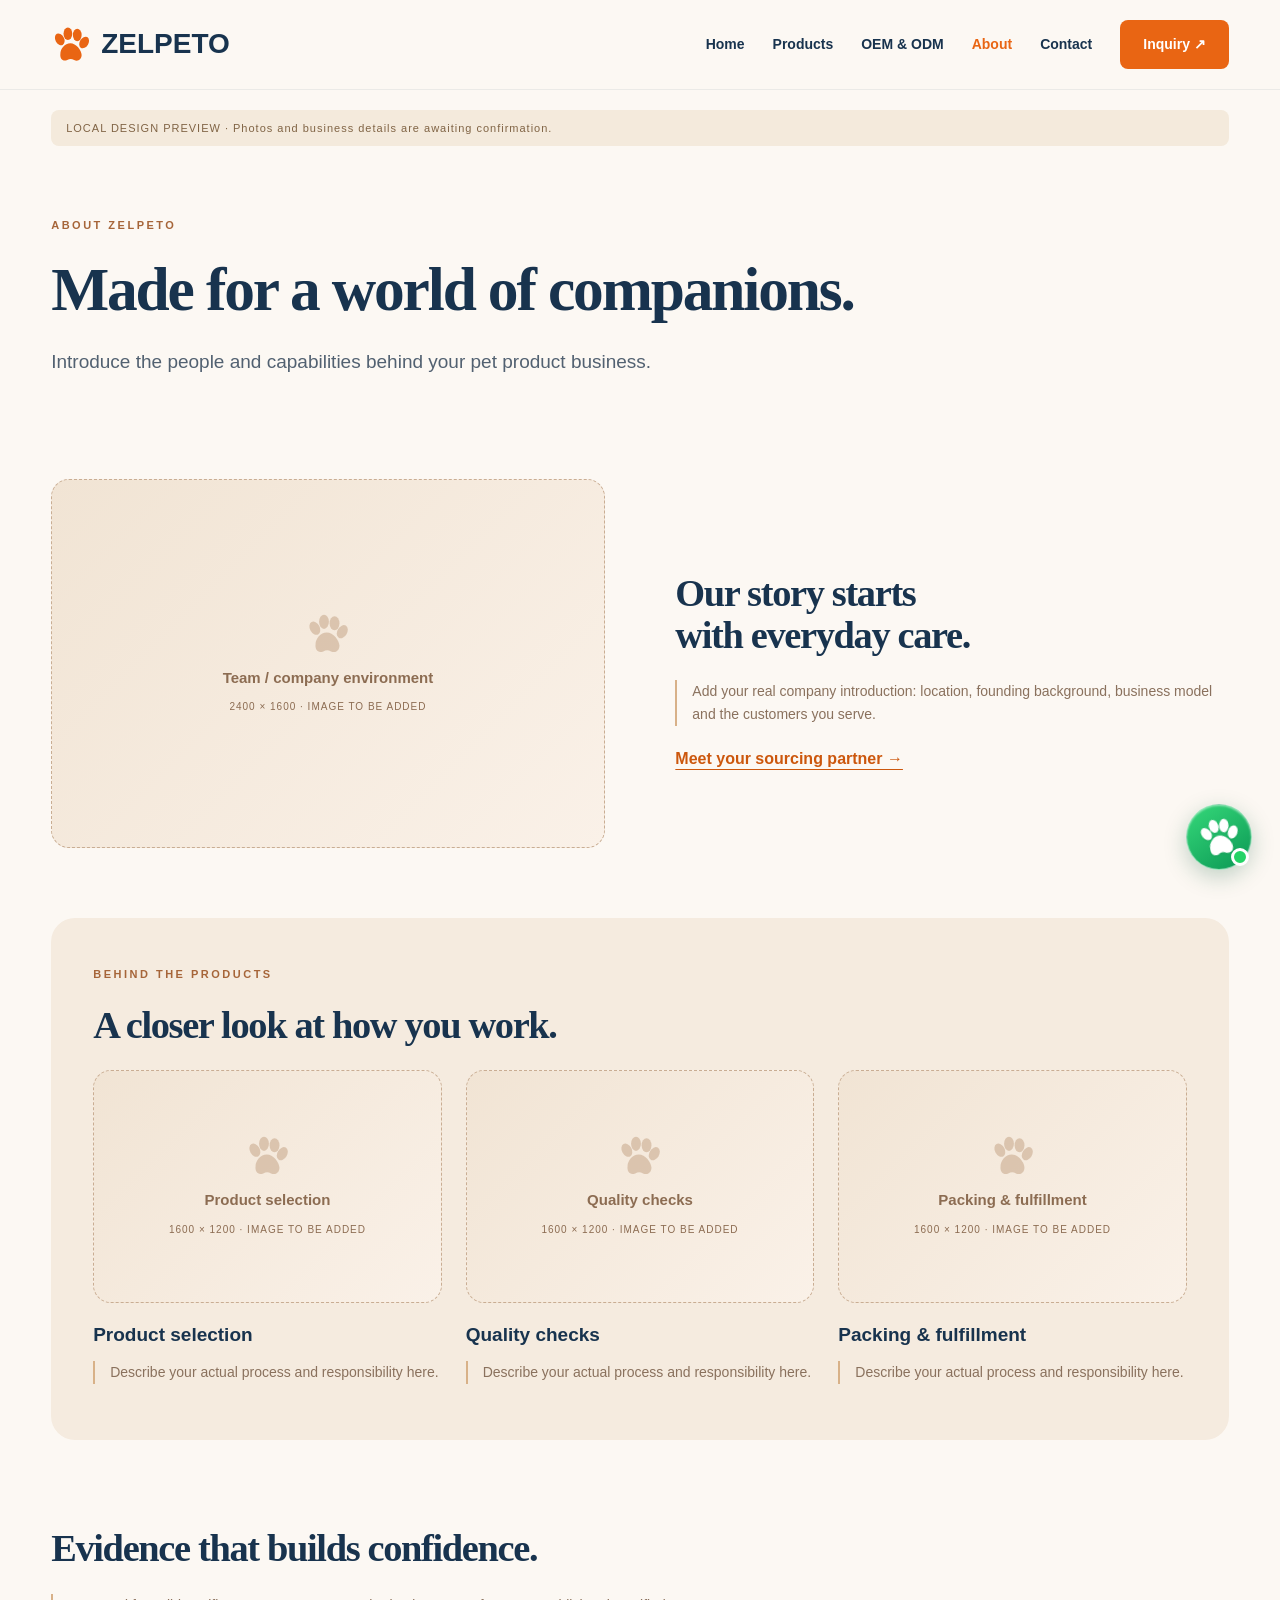
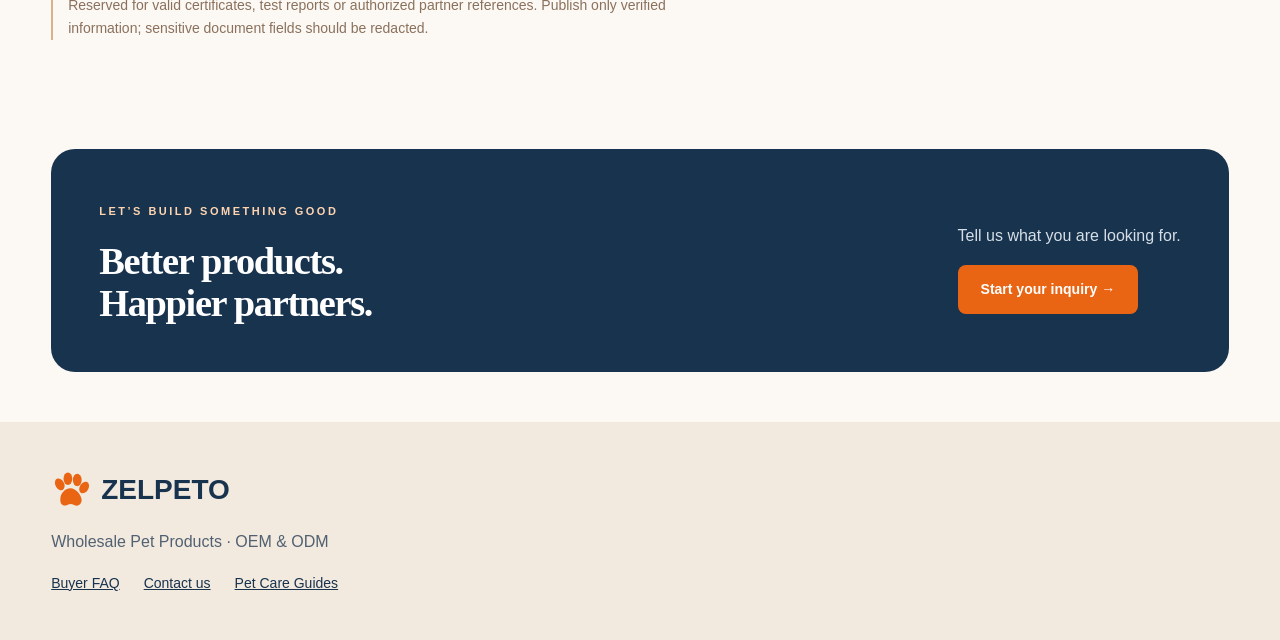
<file: about.html>
<!doctype html><html lang="en"><head><meta charset="utf-8"><meta name="viewport" content="width=device-width,initial-scale=1"><title>Made for a world of companions. | ZELPETO</title><link rel="stylesheet" href="framework.css"><link rel="stylesheet" href="whatsapp-paw.css"></head><body><header><a class="brand" translate="no" href="index.html"><svg viewBox="0 0 64 64" aria-hidden="true"><ellipse cx="14" cy="23" rx="7" ry="10" transform="rotate(-28 14 23)"/><ellipse cx="27" cy="14" rx="7" ry="10"/><ellipse cx="42" cy="16" rx="7" ry="10"/><ellipse cx="53" cy="28" rx="7" ry="10" transform="rotate(30 53 28)"/><path d="M15 46c0-8 7-17 16-17s18 11 18 19c0 7-6 11-12 8-4-2-7-2-11 0-7 3-12-2-11-10Z"/></svg>ZELPETO</a><nav aria-label="Main navigation"><a href="index.html">Home</a><a href="products.html">Products</a><a href="oem.html" >OEM & ODM</a><a href="about.html" aria-current="page">About</a><a href="contact.html" >Contact</a><a class="btn" href="inquiry.html">Inquiry ↗</a></nav></header><main><div class="draft">LOCAL DESIGN PREVIEW · Photos and business details are awaiting confirmation.</div><section class="page-intro"><small>ABOUT ZELPETO</small><h1>Made for a world of companions.</h1><p>Introduce the people and capabilities behind your pet product business.</p></section><section class="split"><div class="photo-slot " role="img" aria-label="Image placeholder: Team / company environment"><svg viewBox="0 0 64 64" aria-hidden="true"><ellipse cx="14" cy="23" rx="7" ry="10" transform="rotate(-28 14 23)"/><ellipse cx="27" cy="14" rx="7" ry="10"/><ellipse cx="42" cy="16" rx="7" ry="10"/><ellipse cx="53" cy="28" rx="7" ry="10" transform="rotate(30 53 28)"/><path d="M15 46c0-8 7-17 16-17s18 11 18 19c0 7-6 11-12 8-4-2-7-2-11 0-7 3-12-2-11-10Z"/></svg><strong>Team / company environment</strong><span>2400 × 1600 · IMAGE TO BE ADDED</span></div><div><h2>Our story starts<br>with everyday care.</h2><p class="pending">Add your real company introduction: location, founding background, business model and the customers you serve.</p><a class="text-link" href="contact.html">Meet your sourcing partner →</a></div></section><section class="soft"><small>BEHIND THE PRODUCTS</small><h2>A closer look at how you work.</h2><div class="grid three"><article><div class="photo-slot " role="img" aria-label="Image placeholder: Product selection"><svg viewBox="0 0 64 64" aria-hidden="true"><ellipse cx="14" cy="23" rx="7" ry="10" transform="rotate(-28 14 23)"/><ellipse cx="27" cy="14" rx="7" ry="10"/><ellipse cx="42" cy="16" rx="7" ry="10"/><ellipse cx="53" cy="28" rx="7" ry="10" transform="rotate(30 53 28)"/><path d="M15 46c0-8 7-17 16-17s18 11 18 19c0 7-6 11-12 8-4-2-7-2-11 0-7 3-12-2-11-10Z"/></svg><strong>Product selection</strong><span>1600 × 1200 · IMAGE TO BE ADDED</span></div><h3>Product selection</h3><p class="pending">Describe your actual process and responsibility here.</p></article><article><div class="photo-slot " role="img" aria-label="Image placeholder: Quality checks"><svg viewBox="0 0 64 64" aria-hidden="true"><ellipse cx="14" cy="23" rx="7" ry="10" transform="rotate(-28 14 23)"/><ellipse cx="27" cy="14" rx="7" ry="10"/><ellipse cx="42" cy="16" rx="7" ry="10"/><ellipse cx="53" cy="28" rx="7" ry="10" transform="rotate(30 53 28)"/><path d="M15 46c0-8 7-17 16-17s18 11 18 19c0 7-6 11-12 8-4-2-7-2-11 0-7 3-12-2-11-10Z"/></svg><strong>Quality checks</strong><span>1600 × 1200 · IMAGE TO BE ADDED</span></div><h3>Quality checks</h3><p class="pending">Describe your actual process and responsibility here.</p></article><article><div class="photo-slot " role="img" aria-label="Image placeholder: Packing & fulfillment"><svg viewBox="0 0 64 64" aria-hidden="true"><ellipse cx="14" cy="23" rx="7" ry="10" transform="rotate(-28 14 23)"/><ellipse cx="27" cy="14" rx="7" ry="10"/><ellipse cx="42" cy="16" rx="7" ry="10"/><ellipse cx="53" cy="28" rx="7" ry="10" transform="rotate(30 53 28)"/><path d="M15 46c0-8 7-17 16-17s18 11 18 19c0 7-6 11-12 8-4-2-7-2-11 0-7 3-12-2-11-10Z"/></svg><strong>Packing & fulfillment</strong><span>1600 × 1200 · IMAGE TO BE ADDED</span></div><h3>Packing & fulfillment</h3><p class="pending">Describe your actual process and responsibility here.</p></article></div></section><section><h2>Evidence that builds confidence.</h2><p class="pending">Reserved for valid certificates, test reports or authorized partner references. Publish only verified information; sensitive document fields should be redacted.</p></section><section class="cta"><div><small>LET’S BUILD SOMETHING GOOD</small><h2>Better products.<br>Happier partners.</h2></div><div><p>Tell us what you are looking for.</p><a class="btn" href="inquiry.html">Start your inquiry →</a></div></section></main><footer><a class="brand" translate="no" href="index.html"><svg viewBox="0 0 64 64" aria-hidden="true"><ellipse cx="14" cy="23" rx="7" ry="10" transform="rotate(-28 14 23)"/><ellipse cx="27" cy="14" rx="7" ry="10"/><ellipse cx="42" cy="16" rx="7" ry="10"/><ellipse cx="53" cy="28" rx="7" ry="10" transform="rotate(30 53 28)"/><path d="M15 46c0-8 7-17 16-17s18 11 18 19c0 7-6 11-12 8-4-2-7-2-11 0-7 3-12-2-11-10Z"/></svg>ZELPETO</a><p>Wholesale Pet Products · OEM & ODM</p><div><a href="faq.html">Buyer FAQ</a><a href="contact.html">Contact us</a><a href="guides.html">Pet Care Guides</a></div></footer><script src="whatsapp-paw.js" defer></script></body></html>
</file>
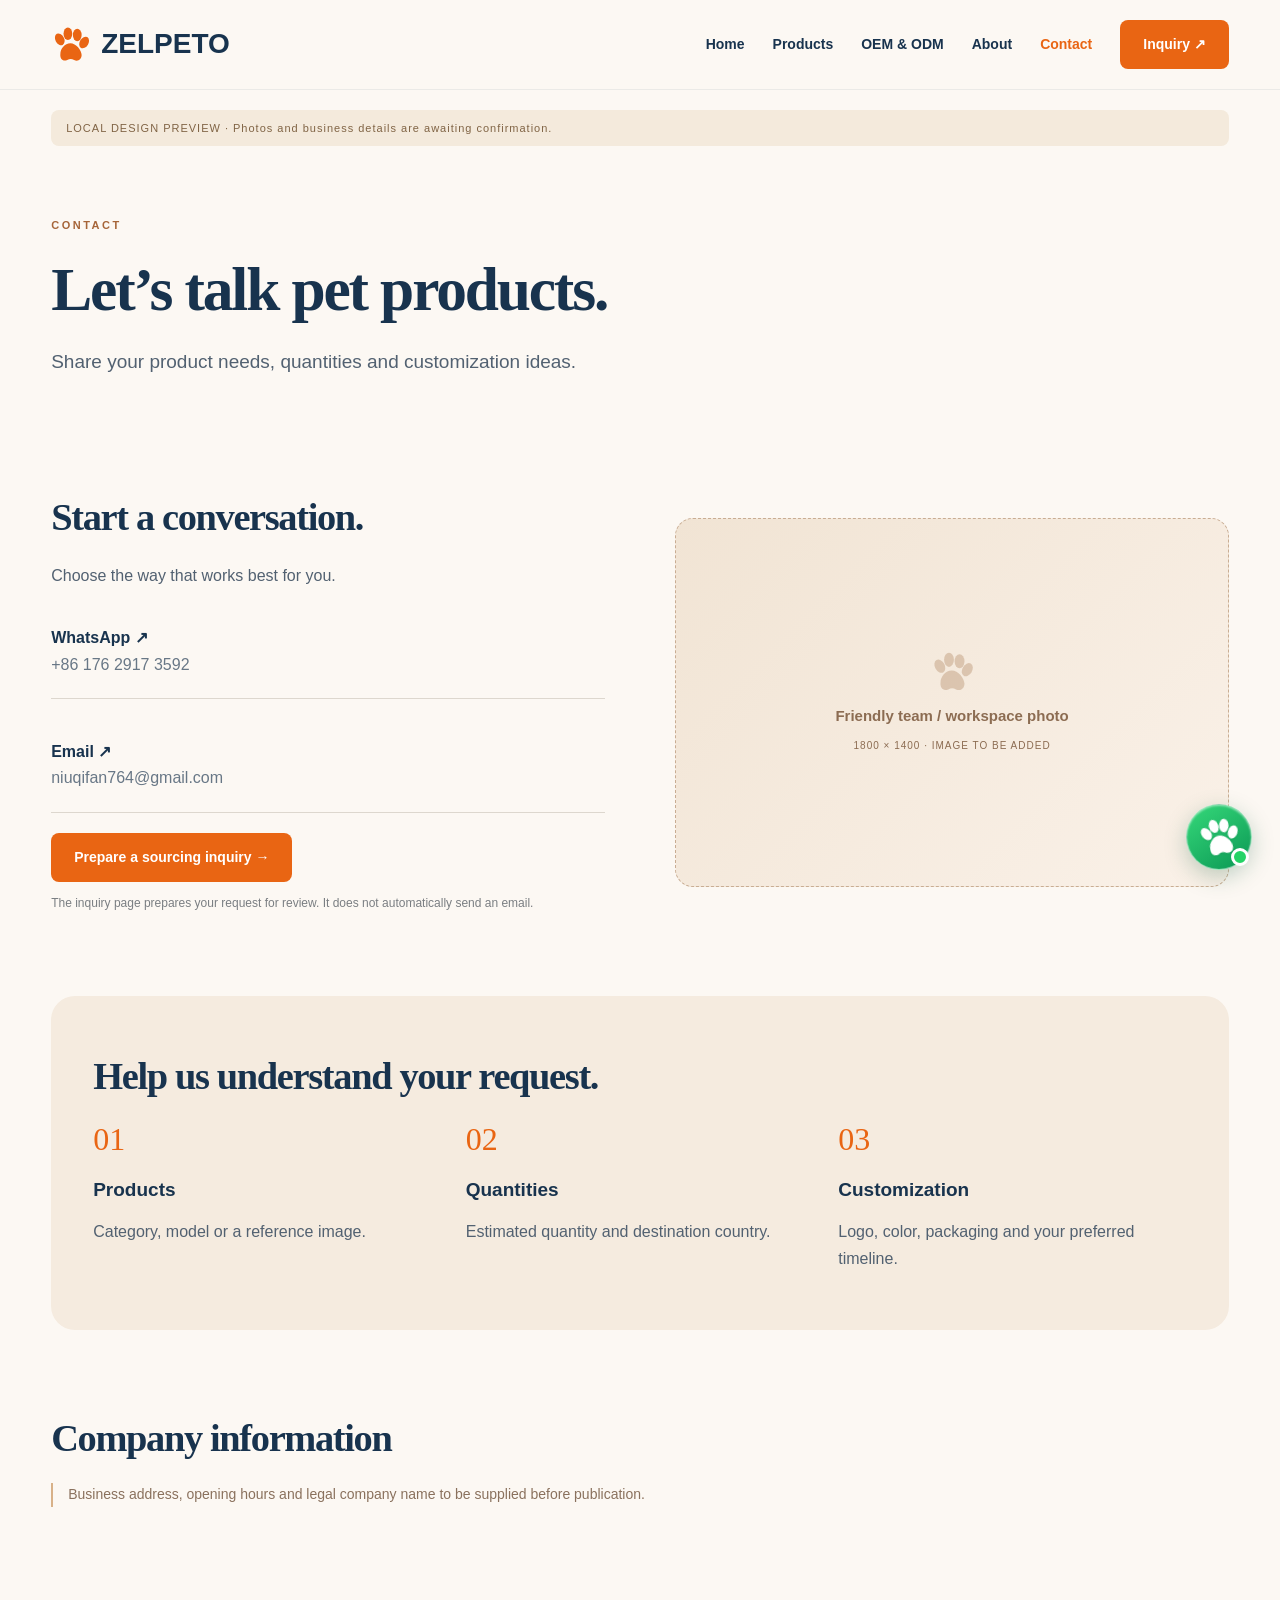
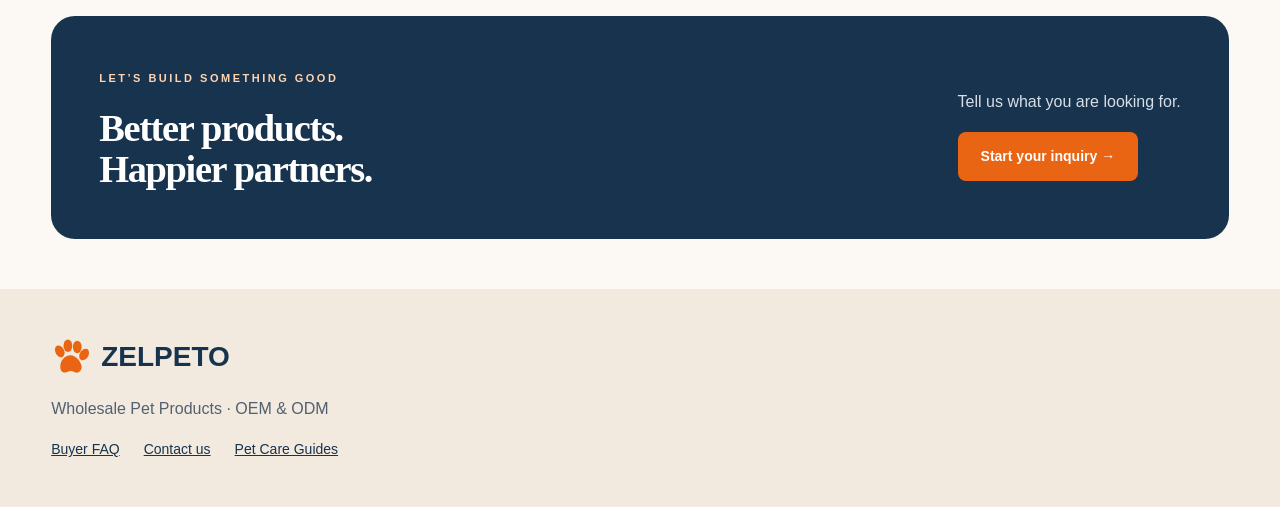
<file: contact.html>
<!doctype html><html lang="en"><head><meta charset="utf-8"><meta name="viewport" content="width=device-width,initial-scale=1"><title>Let’s talk pet products. | ZELPETO</title><link rel="stylesheet" href="framework.css"><link rel="stylesheet" href="whatsapp-paw.css"></head><body><header><a class="brand" translate="no" href="index.html"><svg viewBox="0 0 64 64" aria-hidden="true"><ellipse cx="14" cy="23" rx="7" ry="10" transform="rotate(-28 14 23)"/><ellipse cx="27" cy="14" rx="7" ry="10"/><ellipse cx="42" cy="16" rx="7" ry="10"/><ellipse cx="53" cy="28" rx="7" ry="10" transform="rotate(30 53 28)"/><path d="M15 46c0-8 7-17 16-17s18 11 18 19c0 7-6 11-12 8-4-2-7-2-11 0-7 3-12-2-11-10Z"/></svg>ZELPETO</a><nav aria-label="Main navigation"><a href="index.html">Home</a><a href="products.html">Products</a><a href="oem.html" >OEM & ODM</a><a href="about.html" >About</a><a href="contact.html" aria-current="page">Contact</a><a class="btn" href="inquiry.html">Inquiry ↗</a></nav></header><main><div class="draft">LOCAL DESIGN PREVIEW · Photos and business details are awaiting confirmation.</div><section class="page-intro"><small>CONTACT</small><h1>Let’s talk pet products.</h1><p>Share your product needs, quantities and customization ideas.</p></section><section class="split"><div class="contact-card"><h2>Start a conversation.</h2><p>Choose the way that works best for you.</p><a class="contact-link" href="whatsapp.html"><strong>WhatsApp ↗</strong><span>+86 176 2917 3592</span></a><a class="contact-link" href="mailto:niuqifan764@gmail.com"><strong>Email ↗</strong><span>niuqifan764@gmail.com</span></a><a class="btn" href="inquiry.html">Prepare a sourcing inquiry →</a><p class="caption">The inquiry page prepares your request for review. It does not automatically send an email.</p></div><div class="photo-slot " role="img" aria-label="Image placeholder: Friendly team / workspace photo"><svg viewBox="0 0 64 64" aria-hidden="true"><ellipse cx="14" cy="23" rx="7" ry="10" transform="rotate(-28 14 23)"/><ellipse cx="27" cy="14" rx="7" ry="10"/><ellipse cx="42" cy="16" rx="7" ry="10"/><ellipse cx="53" cy="28" rx="7" ry="10" transform="rotate(30 53 28)"/><path d="M15 46c0-8 7-17 16-17s18 11 18 19c0 7-6 11-12 8-4-2-7-2-11 0-7 3-12-2-11-10Z"/></svg><strong>Friendly team / workspace photo</strong><span>1800 × 1400 · IMAGE TO BE ADDED</span></div></section><section class="soft"><h2>Help us understand your request.</h2><div class="grid three"><article><b class="number">01</b><h3>Products</h3><p>Category, model or a reference image.</p></article><article><b class="number">02</b><h3>Quantities</h3><p>Estimated quantity and destination country.</p></article><article><b class="number">03</b><h3>Customization</h3><p>Logo, color, packaging and your preferred timeline.</p></article></div></section><section><h2>Company information</h2><p class="pending">Business address, opening hours and legal company name to be supplied before publication.</p></section><section class="cta"><div><small>LET’S BUILD SOMETHING GOOD</small><h2>Better products.<br>Happier partners.</h2></div><div><p>Tell us what you are looking for.</p><a class="btn" href="inquiry.html">Start your inquiry →</a></div></section></main><footer><a class="brand" translate="no" href="index.html"><svg viewBox="0 0 64 64" aria-hidden="true"><ellipse cx="14" cy="23" rx="7" ry="10" transform="rotate(-28 14 23)"/><ellipse cx="27" cy="14" rx="7" ry="10"/><ellipse cx="42" cy="16" rx="7" ry="10"/><ellipse cx="53" cy="28" rx="7" ry="10" transform="rotate(30 53 28)"/><path d="M15 46c0-8 7-17 16-17s18 11 18 19c0 7-6 11-12 8-4-2-7-2-11 0-7 3-12-2-11-10Z"/></svg>ZELPETO</a><p>Wholesale Pet Products · OEM & ODM</p><div><a href="faq.html">Buyer FAQ</a><a href="contact.html">Contact us</a><a href="guides.html">Pet Care Guides</a></div></footer><script src="whatsapp-paw.js" defer></script></body></html>
</file>
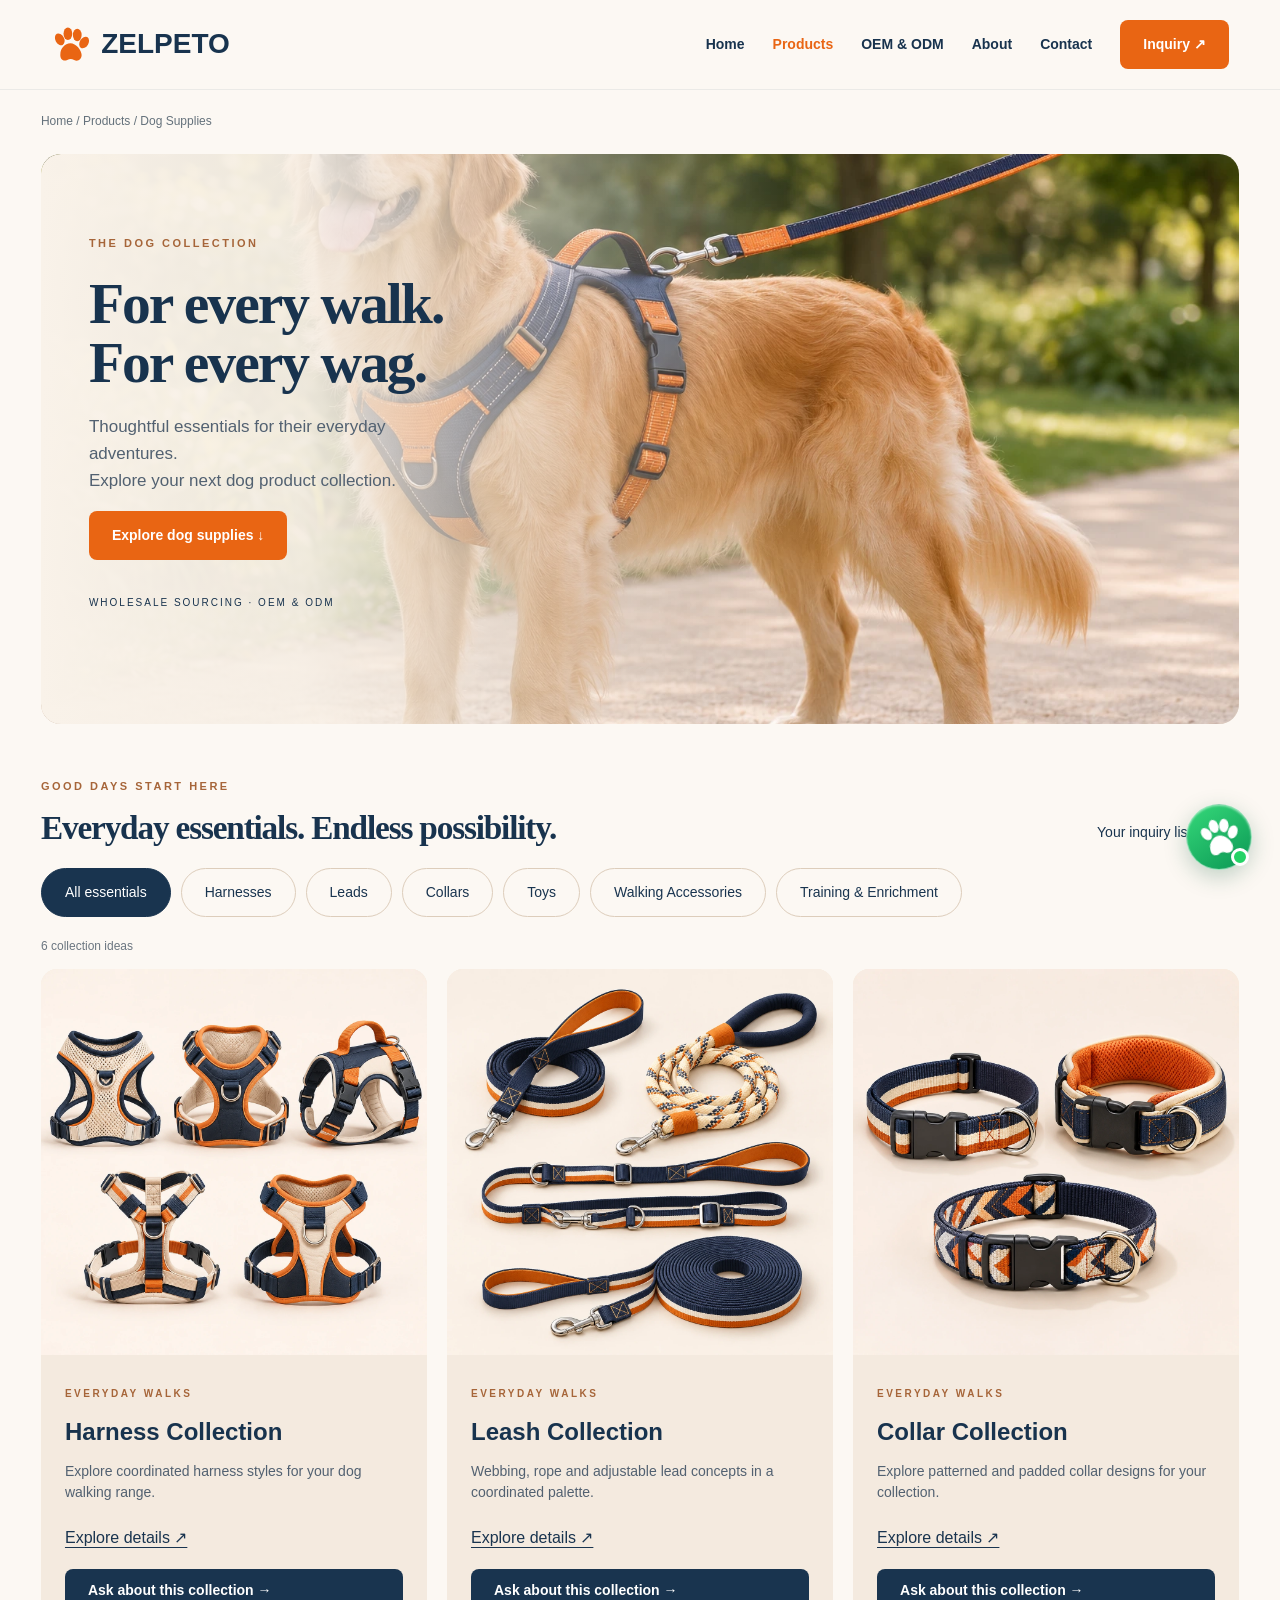
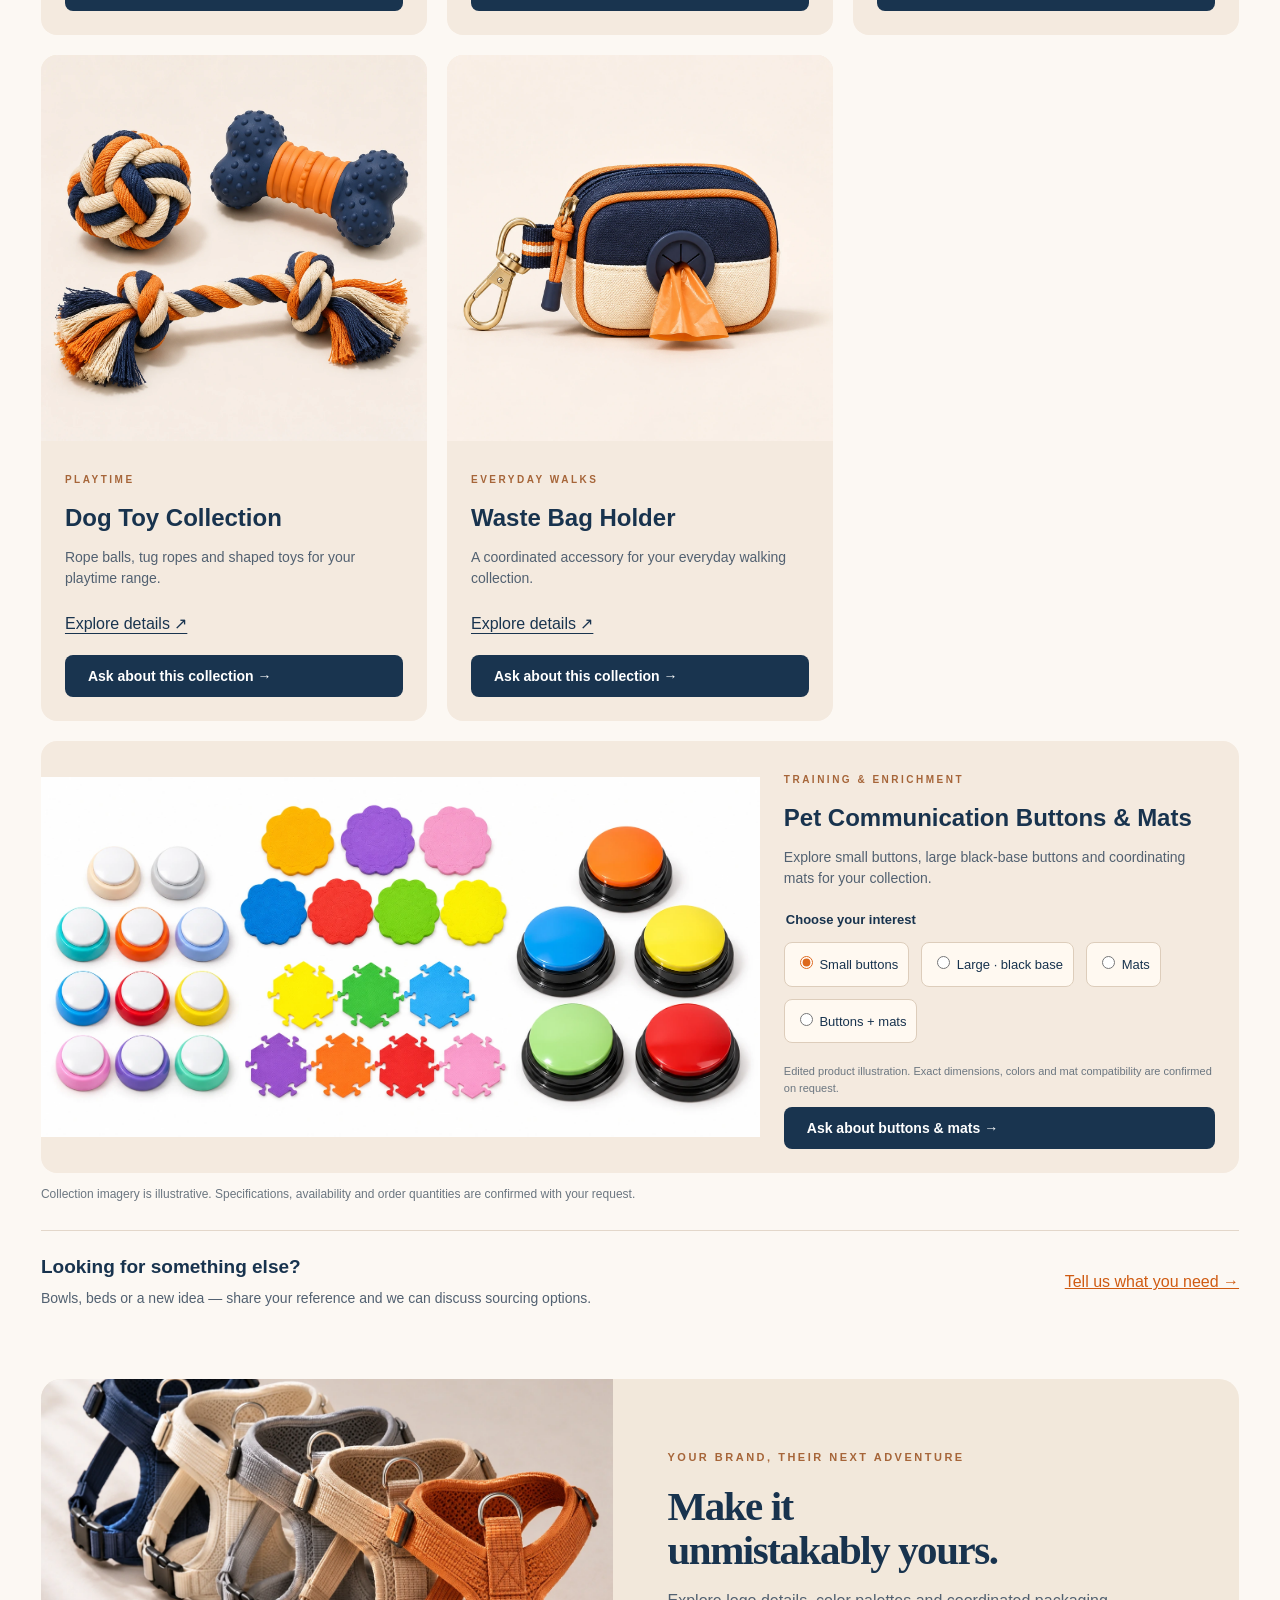
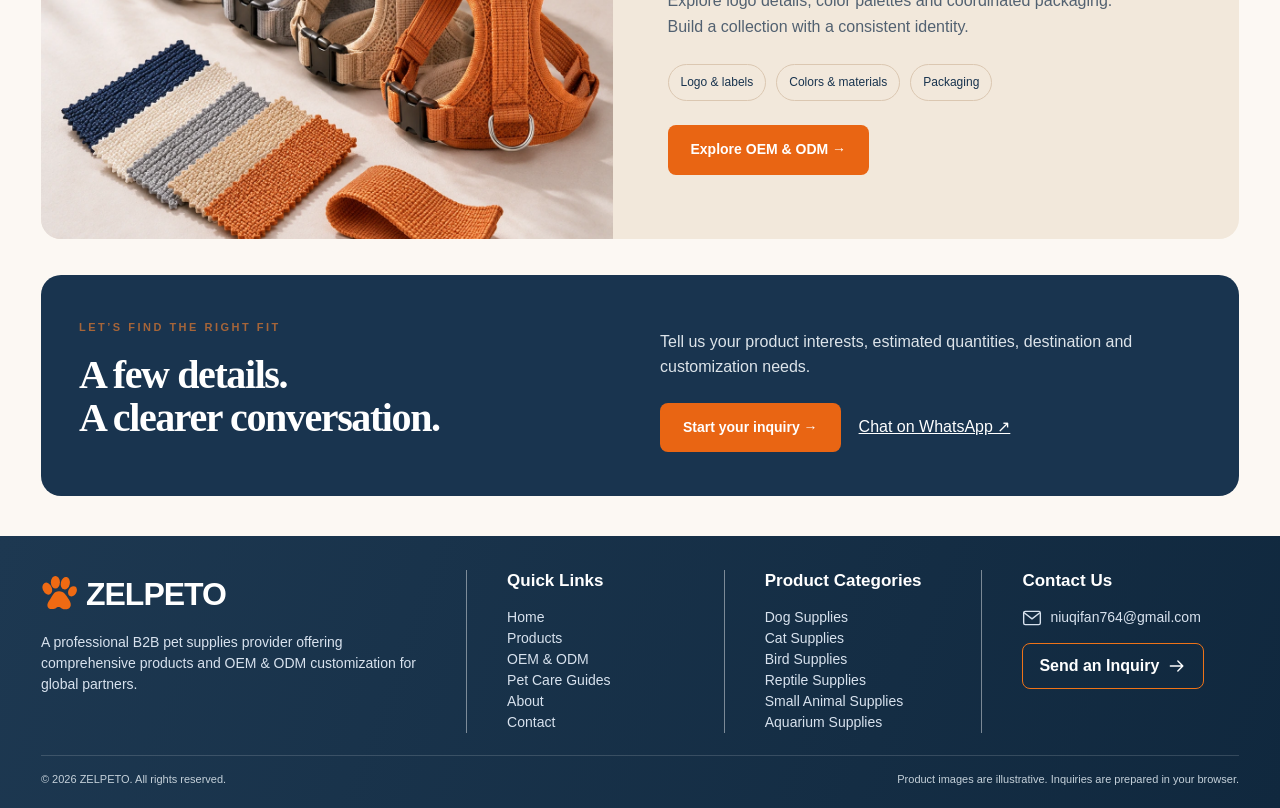
<file: dog-supplies.html>
<!doctype html><html lang="en"><head><meta charset="utf-8"><meta name="viewport" content="width=device-width,initial-scale=1"><title>Dog Supplies | ZELPETO</title><meta name="description" content="Explore dog harnesses, leads and toy concepts. Discuss wholesale sourcing and OEM customization with ZELPETO."><link rel="stylesheet" href="framework.css"><link rel="stylesheet" href="shared-footer.css"><link rel="stylesheet" href="whatsapp-paw.css"><link rel="stylesheet" href="dog-supplies.css"></head><body><header><a class="brand" translate="no" href="index.html"><svg viewBox="0 0 64 64" aria-hidden="true"><ellipse cx="14" cy="23" rx="7" ry="10" transform="rotate(-28 14 23)"/><ellipse cx="27" cy="14" rx="7" ry="10"/><ellipse cx="42" cy="16" rx="7" ry="10"/><ellipse cx="53" cy="28" rx="7" ry="10" transform="rotate(30 53 28)"/><path d="M15 46c0-8 7-17 16-17s18 11 18 19c0 7-6 11-12 8-4-2-7-2-11 0-7 3-12-2-11-10Z"/></svg>ZELPETO</a><nav aria-label="Main navigation"><a href="index.html">Home</a><a href="products.html" aria-current="page">Products</a><a href="oem.html">OEM & ODM</a><a href="about.html" >About</a><a href="contact.html" >Contact</a><a class="btn" href="inquiry.html">Inquiry ↗</a></nav></header><main class="dog-main"><div class="breadcrumb"><a href="index.html">Home</a> / <a href="products.html">Products</a> / Dog Supplies</div><section class="dog-hero"><img src="assets/oem-lifestyle.webp" alt="Golden retriever wearing a navy and orange harness in a sunlit park" fetchpriority="high"><div class="hero-copy"><small>THE DOG COLLECTION</small><h1>For every walk.<br>For every wag.</h1><p>Thoughtful essentials for their everyday adventures.<br>Explore your next dog product collection.</p><a class="btn" href="#collection">Explore dog supplies ↓</a><span>WHOLESALE SOURCING · OEM & ODM</span></div></section><section class="collection" id="collection"><div class="collection-title"><div><small>GOOD DAYS START HERE</small><h2>Everyday essentials. Endless possibility.</h2></div><a href="inquiry.html" class="inquiry-link">Your inquiry list <span id="inquiry-count">0</span> ↗</a></div><div class="filters" aria-label="Filter dog products"><button class="selected" data-filter="all" aria-pressed="true">All essentials</button><button data-filter="harness" aria-pressed="false">Harnesses</button><button data-filter="leads" aria-pressed="false">Leads</button><button data-filter="collars" aria-pressed="false">Collars</button><button data-filter="toys" aria-pressed="false">Toys</button><button data-filter="accessories" aria-pressed="false">Walking Accessories</button><button data-filter="training" aria-pressed="false">Training & Enrichment</button></div><p id="result-count" class="result-count" aria-live="polite">6 collection ideas</p><div class="dog-grid"><article class="dog-card collection-card" data-type="harness"><div class="product-image"><img src="assets/dog-harness-collection.webp" alt="Harness Collection in navy, orange and cream" width="1254" height="1254" loading="lazy"></div><div class="card-copy"><small>EVERYDAY WALKS</small><h3>Harness Collection</h3><p>Explore coordinated harness styles for your dog walking range.</p><button class="detail-button" data-detail="harness">Explore details ↗</button><button class="btn add-product" data-id="" data-name="Harness Collection">Ask about this collection →</button></div></article><article class="dog-card collection-card" data-type="leads"><div class="product-image"><img src="assets/dog-leash-collection.webp" alt="Leash Collection in navy, orange and cream" width="1254" height="1254" loading="lazy"></div><div class="card-copy"><small>EVERYDAY WALKS</small><h3>Leash Collection</h3><p>Webbing, rope and adjustable lead concepts in a coordinated palette.</p><button class="detail-button" data-detail="leads">Explore details ↗</button><button class="btn add-product" data-id="" data-name="Leash Collection">Ask about this collection →</button></div></article><article class="dog-card collection-card" data-type="collars"><div class="product-image"><img src="assets/dog-collar-collection.webp" alt="Collar Collection in navy, orange and cream" width="1254" height="1254" loading="lazy"></div><div class="card-copy"><small>EVERYDAY WALKS</small><h3>Collar Collection</h3><p>Explore patterned and padded collar designs for your collection.</p><button class="detail-button" data-detail="collars">Explore details ↗</button><button class="btn add-product" data-id="" data-name="Collar Collection">Ask about this collection →</button></div></article><article class="dog-card collection-card" data-type="toys"><div class="product-image"><img src="assets/dog-toy-collection.webp" alt="Dog Toy Collection in navy, orange and cream" width="1254" height="1254" loading="lazy"></div><div class="card-copy"><small>PLAYTIME</small><h3>Dog Toy Collection</h3><p>Rope balls, tug ropes and shaped toys for your playtime range.</p><button class="detail-button" data-detail="toys">Explore details ↗</button><button class="btn add-product" data-id="" data-name="Dog Toy Collection">Ask about this collection →</button></div></article><article class="dog-card collection-card" data-type="accessories"><div class="product-image"><img src="assets/dog-waste-bag-holder.webp" alt="Waste Bag Holder in navy, orange and cream" width="1254" height="1254" loading="lazy"></div><div class="card-copy"><small>EVERYDAY WALKS</small><h3>Waste Bag Holder</h3><p>A coordinated accessory for your everyday walking collection.</p><button class="detail-button" data-detail="accessories">Explore details ↗</button><button class="btn add-product" data-id="" data-name="Waste Bag Holder">Ask about this collection →</button></div></article><article class="dog-card button-collection" data-type="training"><div class="product-image"><img src="assets/pet-buttons-and-mats.webp" alt="Small colored pet communication buttons, colorful mats and large black-base buttons" loading="lazy"></div><div class="card-copy"><small>TRAINING & ENRICHMENT</small><h3>Pet Communication Buttons & Mats</h3><p>Explore small buttons, large black-base buttons and coordinating mats for your collection.</p><fieldset class="button-options"><legend>Choose your interest</legend><label><input type="radio" name="button-size" value="Small buttons" checked> Small buttons</label><label><input type="radio" name="button-size" value="Large buttons — black base"> Large · black base</label><label><input type="radio" name="button-size" value="Mats"> Mats</label><label><input type="radio" name="button-size" value="Buttons and mats"> Buttons + mats</label></fieldset><p class="image-note">Edited product illustration. Exact dimensions, colors and mat compatibility are confirmed on request.</p><button class="btn" id="inquire-buttons">Ask about buttons & mats →</button></div></article></div><p class="image-note">Collection imagery is illustrative. Specifications, availability and order quantities are confirmed with your request.</p><div class="sourcing-note"><div><h3>Looking for something else?</h3><p>Bowls, beds or a new idea — share your reference and we can discuss sourcing options.</p></div><a href="contact.html">Tell us what you need →</a></div></section><section class="dog-custom"><img src="assets/oem-materials.webp" alt="Harness color options and coordinated fabric samples" loading="lazy"><div><small>YOUR BRAND, THEIR NEXT ADVENTURE</small><h2>Make it<br>unmistakably yours.</h2><p>Explore logo details, color palettes and coordinated packaging. Build a collection with a consistent identity.</p><div class="custom-tags"><span>Logo & labels</span><span>Colors & materials</span><span>Packaging</span></div><a class="btn" href="oem.html">Explore OEM & ODM →</a></div></section><section class="dog-help"><div><small>LET’S FIND THE RIGHT FIT</small><h2>A few details.<br>A clearer conversation.</h2></div><div><p>Tell us your product interests, estimated quantities, destination and customization needs.</p><a class="btn" href="inquiry.html">Start your inquiry →</a><a class="secondary-link" href="whatsapp.html">Chat on WhatsApp ↗</a></div></section></main><footer class="site-footer"><div class="container"><div class="footer-grid"><div><a class="logo" translate="no" href="index.html"><svg class="paw-icon" viewBox="0 0 40 40" fill="currentColor" aria-hidden="true"><ellipse cx="7" cy="14" rx="5" ry="7" transform="rotate(-25 7 14)"/><ellipse cx="16" cy="7" rx="5" ry="7"/><ellipse cx="27" cy="8" rx="5" ry="7" transform="rotate(12 27 8)"/><ellipse cx="35" cy="17" rx="4.5" ry="6" transform="rotate(30 35 17)"/><path d="M10 26c3-4 4-9 10-9s8 5 11 9c6 9-2 13-8 10-3-2-4-2-7 0-8 3-12-3-6-10Z"/></svg><span>ZELPETO</span></a><p>A professional B2B pet supplies provider offering comprehensive products and OEM & ODM customization for global partners.</p></div><div><h3>Quick Links</h3><a href="index.html">Home</a><a href="products.html">Products</a><a href="oem.html">OEM & ODM</a><a href="guides.html">Pet Care Guides</a><a href="about.html">About</a><a href="contact.html">Contact</a></div><div><h3>Product Categories</h3><a href="dog-supplies.html">Dog Supplies</a><a href="products.html?category=cat">Cat Supplies</a><a href="products.html?category=bird">Bird Supplies</a><a href="products.html?category=reptile">Reptile Supplies</a><a href="products.html?category=small">Small Animal Supplies</a><a href="products.html?category=aquarium">Aquarium Supplies</a></div><div><h3>Contact Us</h3><a class="email-link" href="mailto:niuqifan764@gmail.com"><svg class="icon" viewBox="0 0 24 24" fill="none" stroke="currentColor" stroke-width="1.65" stroke-linecap="round" stroke-linejoin="round" aria-hidden="true"><rect x="2" y="4" width="20" height="16" rx="2"/><path d="m3 6 9 7 9-7"/></svg> niuqifan764@gmail.com</a><a href="inquiry.html" class="btn btn-outline">Send an Inquiry <svg class="icon" viewBox="0 0 24 24" fill="none" stroke="currentColor" stroke-width="1.65" stroke-linecap="round" stroke-linejoin="round" aria-hidden="true"><path d="M4 12h15m-6-6 6 6-6 6"/></svg></a></div></div><div class="footer-bottom"><span>© 2026 ZELPETO. All rights reserved.</span><span>Product images are illustrative. Inquiries are prepared in your browser.</span></div></div></footer><div id="dog-status" role="status"></div><dialog id="product-dialog"><button class="close-dialog" aria-label="Close product details">×</button><small>DOG COLLECTION</small><h2 id="detail-title"></h2><p>Share your preferred dimensions, materials, colors and estimated quantity. We will confirm product availability and customization options for your request.</p><dl><div><dt>Specifications & MOQ</dt><dd>Confirmed on request</dd></div><div><dt>Branding & packaging</dt><dd>Discuss your requirements</dd></div></dl><a class="btn" href="inquiry.html">Prepare an inquiry →</a></dialog><script src="dog-supplies.js" defer></script><script src="whatsapp-paw.js" defer></script></body></html>
</file>
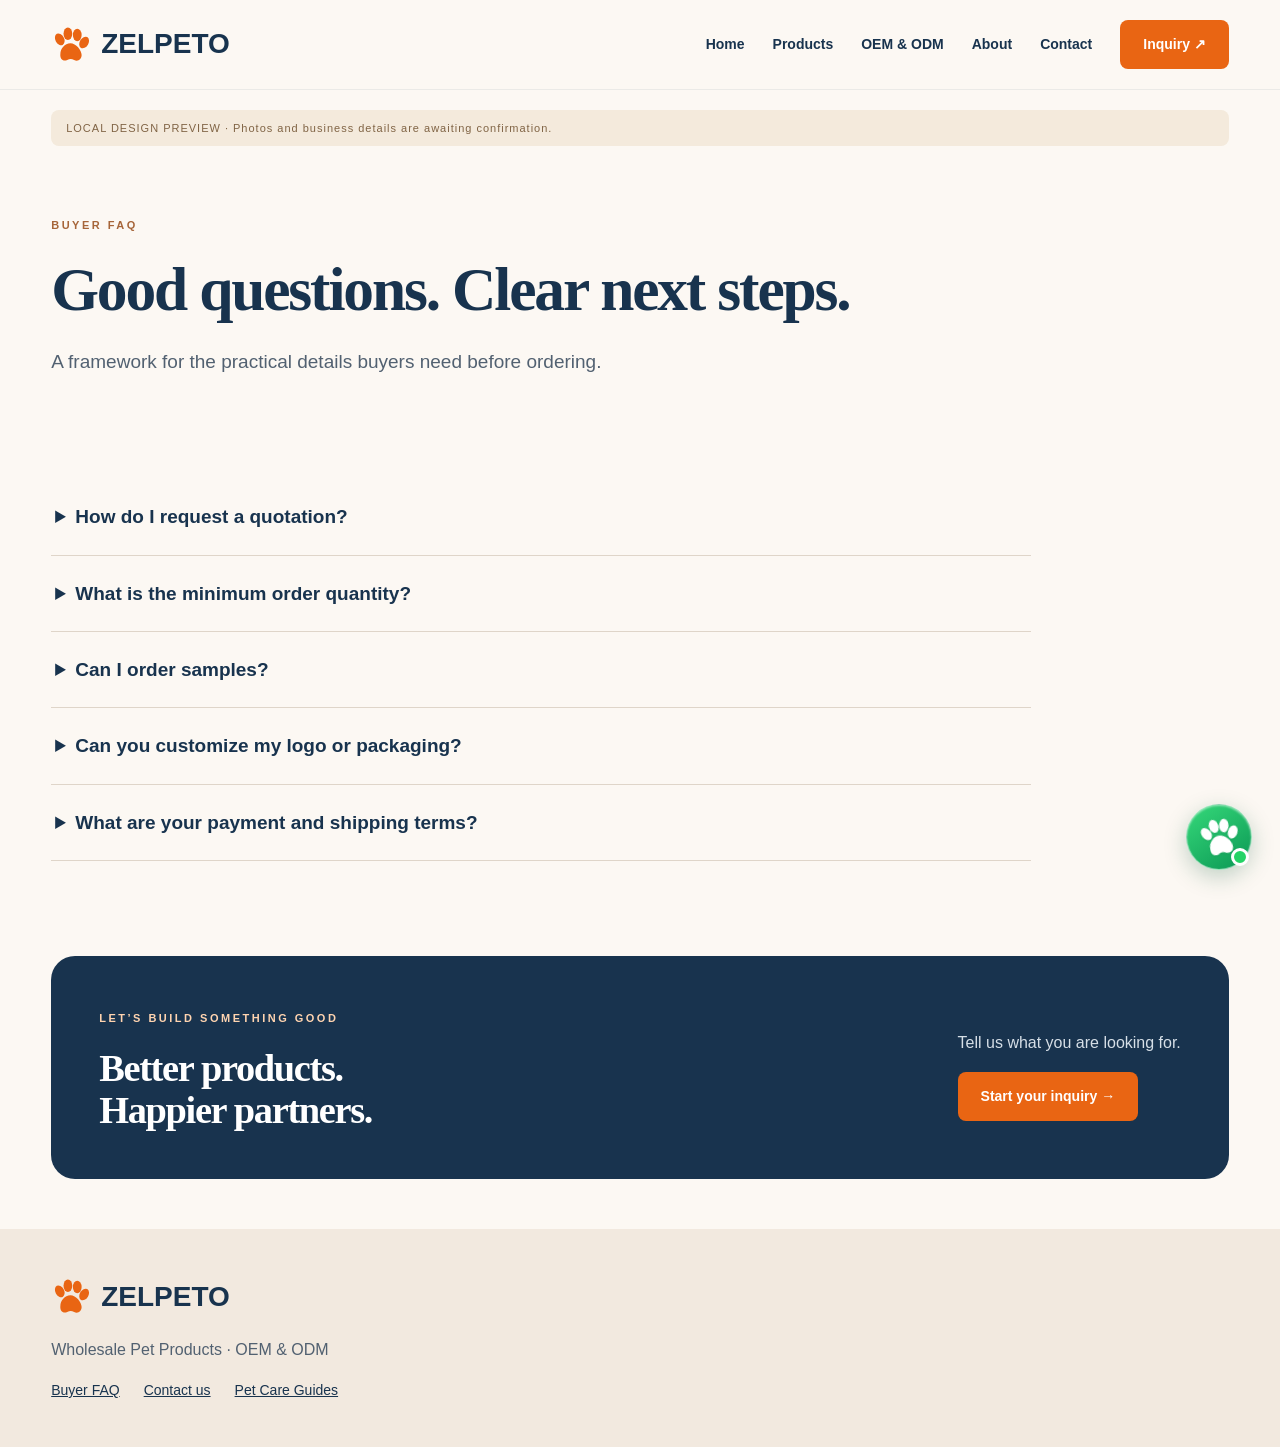
<file: faq.html>
<!doctype html><html lang="en"><head><meta charset="utf-8"><meta name="viewport" content="width=device-width,initial-scale=1"><title>Good questions. Clear next steps. | ZELPETO</title><link rel="stylesheet" href="framework.css"><link rel="stylesheet" href="whatsapp-paw.css"></head><body><header><a class="brand" translate="no" href="index.html"><svg viewBox="0 0 64 64" aria-hidden="true"><ellipse cx="14" cy="23" rx="7" ry="10" transform="rotate(-28 14 23)"/><ellipse cx="27" cy="14" rx="7" ry="10"/><ellipse cx="42" cy="16" rx="7" ry="10"/><ellipse cx="53" cy="28" rx="7" ry="10" transform="rotate(30 53 28)"/><path d="M15 46c0-8 7-17 16-17s18 11 18 19c0 7-6 11-12 8-4-2-7-2-11 0-7 3-12-2-11-10Z"/></svg>ZELPETO</a><nav aria-label="Main navigation"><a href="index.html">Home</a><a href="products.html">Products</a><a href="oem.html" >OEM & ODM</a><a href="about.html" >About</a><a href="contact.html" >Contact</a><a class="btn" href="inquiry.html">Inquiry ↗</a></nav></header><main><div class="draft">LOCAL DESIGN PREVIEW · Photos and business details are awaiting confirmation.</div><section class="page-intro"><small>BUYER FAQ</small><h1>Good questions. Clear next steps.</h1><p>A framework for the practical details buyers need before ordering.</p></section><section class="faq"><details><summary>How do I request a quotation?</summary><p>Send your product requirements, estimated quantity, destination and customization needs through our inquiry page or WhatsApp.</p></details><details><summary>What is the minimum order quantity?</summary><p>MOQ varies by product and customization scope. Confirm the actual MOQ for each product before publication.</p></details><details><summary>Can I order samples?</summary><p>Sample availability, charges and delivery arrangements need to be confirmed for your selected product.</p></details><details><summary>Can you customize my logo or packaging?</summary><p>Share your requirements so feasibility can be assessed. Available processes depend on the product.</p></details><details><summary>What are your payment and shipping terms?</summary><p>Approved payment methods, shipping terms and lead times are awaiting business confirmation.</p></details></section><section class="cta"><div><small>LET’S BUILD SOMETHING GOOD</small><h2>Better products.<br>Happier partners.</h2></div><div><p>Tell us what you are looking for.</p><a class="btn" href="inquiry.html">Start your inquiry →</a></div></section></main><footer><a class="brand" translate="no" href="index.html"><svg viewBox="0 0 64 64" aria-hidden="true"><ellipse cx="14" cy="23" rx="7" ry="10" transform="rotate(-28 14 23)"/><ellipse cx="27" cy="14" rx="7" ry="10"/><ellipse cx="42" cy="16" rx="7" ry="10"/><ellipse cx="53" cy="28" rx="7" ry="10" transform="rotate(30 53 28)"/><path d="M15 46c0-8 7-17 16-17s18 11 18 19c0 7-6 11-12 8-4-2-7-2-11 0-7 3-12-2-11-10Z"/></svg>ZELPETO</a><p>Wholesale Pet Products · OEM & ODM</p><div><a href="faq.html">Buyer FAQ</a><a href="contact.html">Contact us</a><a href="guides.html">Pet Care Guides</a></div></footer><script src="whatsapp-paw.js" defer></script></body></html>
</file>
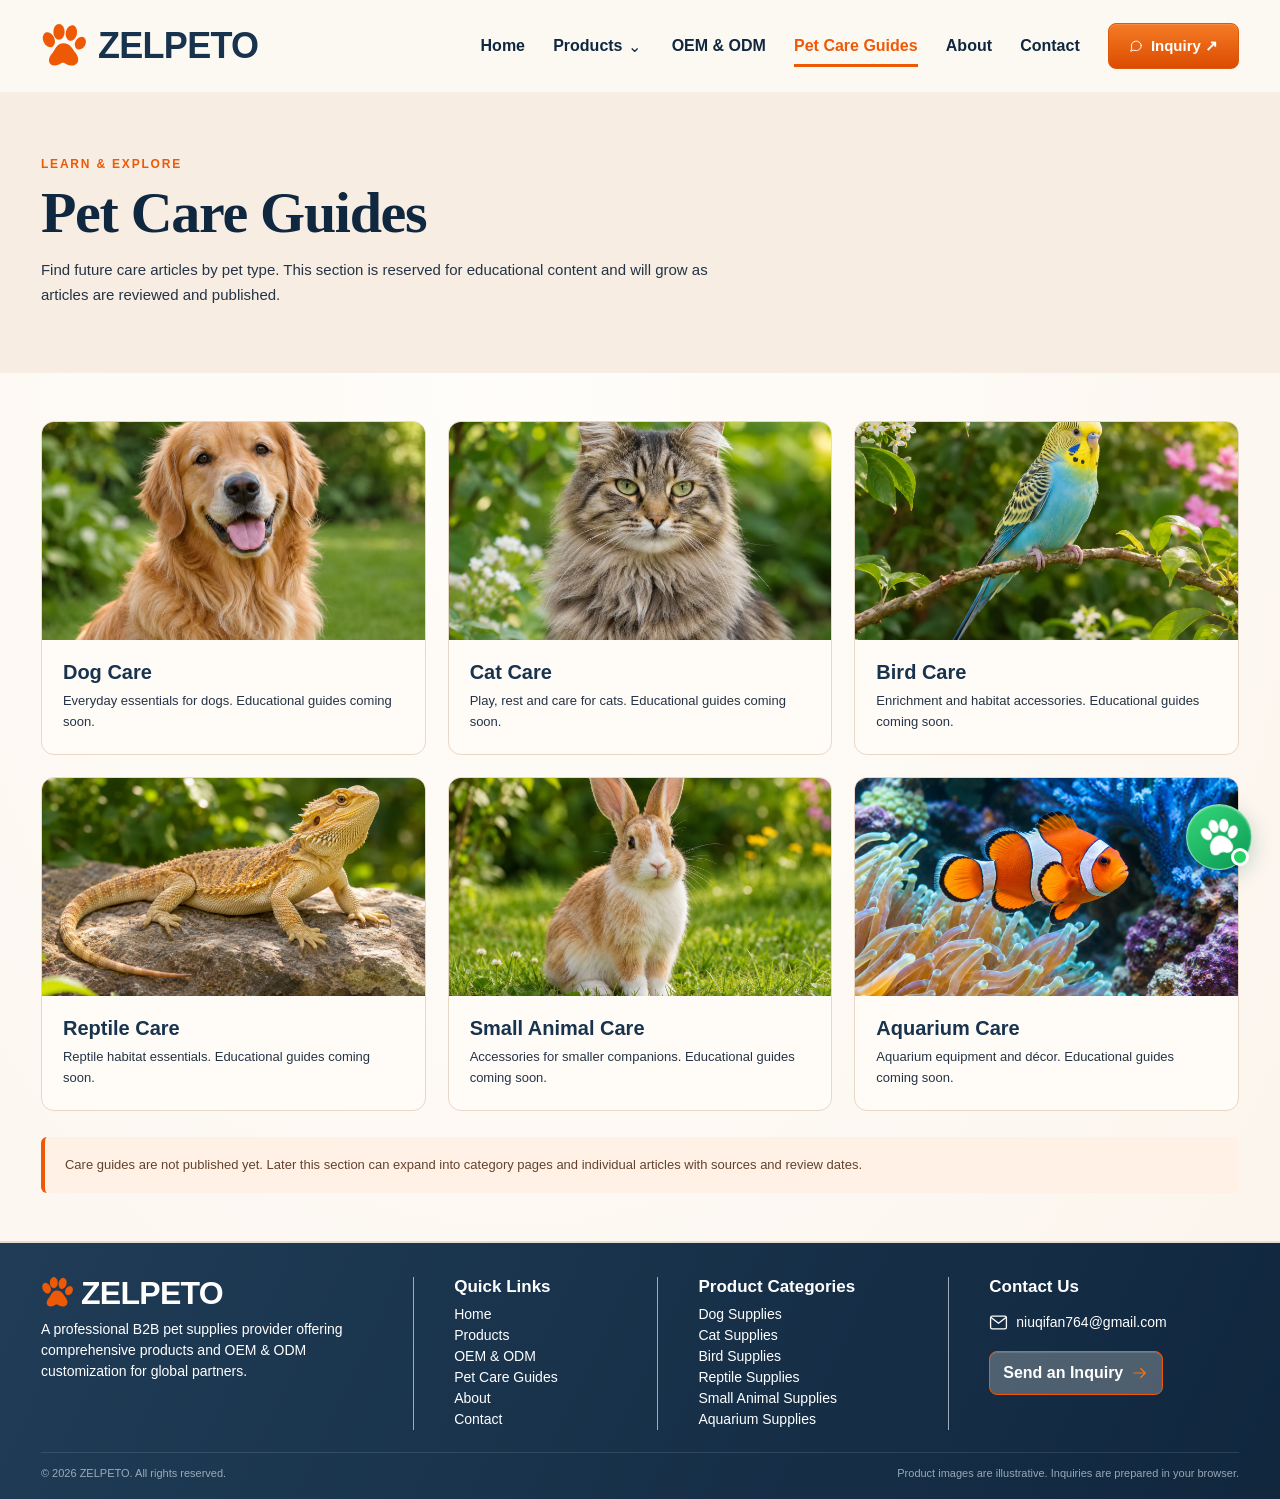
<file: guides.html>
<!doctype html><html lang="en" translate="no"><head><meta name="google" content="notranslate"><meta charset="UTF-8"><meta name="viewport" content="width=device-width,initial-scale=1"><meta name="description" content="ZELPETO pet care guide categories for dogs, cats, birds, reptiles and more. Articles coming soon."><meta name="theme-color" content="#19344f"><title>Pet Care Guides | ZELPETO</title><style>:root{--navy:#19344f;--navy2:#10283e;--orange:#d85b19;--orange2:#f2702b;--cream:#faf5ee;--paper:#fffefa;--sand:#f3e8dc;--line:#e9d9c9;--muted:#586473;--shadow:0 16px 35px rgba(31,39,50,.08)}*{box-sizing:border-box}html{scroll-behavior:smooth}body{margin:0;font-family:Inter,-apple-system,BlinkMacSystemFont,"Segoe UI",Arial,sans-serif;color:var(--navy2);background:var(--paper)}a{color:inherit;text-decoration:none}button,input,textarea,select{font:inherit}button{cursor:pointer}img{max-width:100%;display:block}.container{max-width:1240px;margin:auto;padding-inline:32px}.site-header{position:sticky;z-index:20;top:0;background:rgba(255,252,248,.96);border-bottom:1px solid #eadfd3;backdrop-filter:blur(16px)}.header-content{min-height:76px;display:flex;align-items:center;justify-content:space-between;gap:22px}.logo{display:inline-flex;align-items:center;gap:9px;font-weight:850;font-size:28px;letter-spacing:-1.2px;color:var(--navy)}.paw{font-size:30px;color:var(--orange);line-height:1}.nav{display:flex;align-items:center;gap:27px}.nav a{font-size:13px;font-weight:650;transition:color .15s}.nav a:hover,.nav a.active{color:var(--orange)}.btn{border:0;display:inline-flex;align-items:center;justify-content:center;gap:8px;min-height:44px;padding:12px 21px;border-radius:8px;font-size:13px;font-weight:750;transition:transform .18s,background .18s,color .18s}.btn:hover{transform:translateY(-2px)}.btn-primary{background:var(--navy);color:white}.btn-primary:hover{background:#295477}.btn-accent{background:var(--orange);color:white}.btn-accent:hover{background:#b9460d}.btn-outline{background:transparent;border:1.5px solid var(--orange);color:var(--orange)}.btn-outline:hover{background:#fff0e6}.btn-ghost{background:#f8ece1;color:var(--navy)}.menu-toggle{display:none;background:transparent;border:0;font-size:28px;color:var(--navy)}.hero{background:linear-gradient(110deg,#fff7ed 0%,#f8ecdf 48%,#ead9c7 100%);overflow:hidden}.hero-wrap{display:grid;grid-template-columns:48% 52%;min-height:480px;align-items:center}.hero-text{position:relative;z-index:1;padding-block:58px}.eyebrow{font-size:12px;font-weight:800;letter-spacing:1.8px;color:var(--orange);text-transform:uppercase}.hero h1,.title-serif,.section-heading,.page-head h1{font-family:Georgia,"Times New Roman",serif;font-weight:700;letter-spacing:-1.3px}.hero h1{font-size:clamp(42px,5vw,74px);line-height:1.06;margin:17px 0 18px;color:var(--navy)}.hero-lead{font-size:17px;line-height:1.55;margin:0 0 25px;color:#35455a}.hero-cta{display:flex;flex-wrap:wrap;gap:11px}.hero-photo{width:100%;height:480px;object-fit:cover;object-position:45% center;mask-image:linear-gradient(to right,transparent 0%,black 15%);-webkit-mask-image:linear-gradient(to right,transparent 0%,black 15%)}.trust-row{display:flex;gap:22px;margin-top:37px;font-size:12px;font-weight:700;color:var(--navy)}.trust-item{display:flex;align-items:center;gap:7px;border-right:1px solid #d7bdab;padding-right:18px}.trust-item:last-child{border:0}.trust-icon{font-size:21px}.section{padding-block:68px}.section-tight{padding-block:36px}.section-top{display:flex;justify-content:space-between;align-items:baseline;gap:14px;margin-bottom:27px}.section-heading{font-size:clamp(30px,3vw,42px);line-height:1.1;color:var(--navy);margin:0}.section-link{font-size:13px;color:var(--orange);font-weight:750;white-space:nowrap}.category-grid,.products-grid{display:grid;grid-template-columns:repeat(6,minmax(0,1fr));gap:15px}.category-card,.product-card{overflow:hidden;border-radius:11px;background:#fbf5ed;box-shadow:0 4px 17px rgba(28,38,52,.045);border:1px solid #f0e4d8}.category-card img{aspect-ratio:1.2;object-fit:cover;width:100%}.category-bottom{padding:13px 9px 15px;text-align:center}.category-bottom h3{font-size:13px;line-height:1.25;margin:0 0 13px}.circle-arrow{display:inline-flex;align-items:center;justify-content:center;width:32px;height:32px;border-radius:50%;background:#f3dcc4;color:var(--orange);font-weight:800}.category-card:hover img{filter:saturate(1.08)}.guides-banner{background:#f5ebdf;display:grid;grid-template-columns:120px minmax(240px,1fr) 230px 190px;align-items:center;overflow:hidden;border-radius:15px;min-height:150px}.guides-symbol{background:var(--navy);color:white;height:100%;display:flex;align-items:center;justify-content:center;font-size:58px}.guides-copy{padding:22px 30px}.guides-copy .section-heading{font-size:33px}.guides-copy p{margin:8px 0 0;font-size:14px;line-height:1.6;color:var(--muted)}.guides-photo{width:100%;height:150px;object-fit:cover;object-position:center}.guides-action{padding:12px}.guides-action .btn{width:100%;white-space:nowrap}.product-card{background:#fffaf4;display:flex;flex-direction:column}.product-card img{width:100%;aspect-ratio:1.12;object-fit:cover;background:#f4ece4}.product-body{padding:14px 10px 13px;display:flex;flex:1;flex-direction:column;text-align:center;align-items:center}.product-body h3{margin:0 0 6px;font-size:14px}.product-body p{font-size:12px;color:var(--muted);line-height:1.4;margin:0 0 14px;min-height:35px}.product-body .btn{font-size:11px;min-height:36px;padding:9px 11px;width:100%;margin-top:auto}.demo-label{font-size:10px;letter-spacing:1px;color:#976e50;text-transform:uppercase}.oem-band{background:#f7eade;padding:33px 0}.oem-layout{display:grid;grid-template-columns:1.5fr repeat(4,1fr);gap:22px;align-items:center}.oem-intro h2{font-family:Georgia,serif;font-size:31px;line-height:1.15;margin:0 0 8px}.oem-intro p{margin:0;color:var(--muted);font-size:12px;line-height:1.5}.oem-item{min-height:93px;text-align:center;border-left:1px solid #e6cbbb;padding:4px 10px}.oem-item .oem-icon{font-size:28px;color:var(--orange);display:block;margin-bottom:9px}.oem-item h3{font-size:13px;margin:0 0 6px}.oem-item p{margin:0;font-size:11px;color:var(--muted);line-height:1.5}.choose-grid{display:grid;grid-template-columns:repeat(4,1fr);gap:16px}.choose-card{background:#f9f2ea;border-radius:10px;padding:22px;min-height:138px}.choose-icon{color:var(--orange);font-size:27px}.choose-card h3{font-size:14px;margin:12px 0 6px}.choose-card p{font-size:12px;line-height:1.5;color:var(--muted);margin:0}.section-heading.center{text-align:center;margin-bottom:27px}.contact-panel{background:var(--navy);color:white;overflow:hidden}.contact-layout{display:grid;grid-template-columns:38% 1fr;align-items:center;min-height:330px;gap:30px}.contact-copy h2{font-family:Georgia,serif;font-size:clamp(30px,4vw,52px);line-height:1.1;margin:0 0 19px}.contact-copy p{line-height:1.7;color:#dce4ed;font-size:14px;max-width:380px}.contact-actions{display:flex;gap:10px;flex-wrap:wrap;margin-top:25px}.contact-image{height:330px;background:linear-gradient(90deg,var(--navy),transparent 20%),url('assets/15_warehouse_boxes-hd.webp') center/cover no-repeat;position:relative}.contact-image:after{content:"Sample brand imagery · not a real warehouse";position:absolute;bottom:14px;right:14px;background:rgba(16,40,62,.8);color:white;font-size:11px;padding:7px 10px;border-radius:6px}.site-footer{background:var(--navy2);color:white;padding:48px 0 22px}.footer-grid{display:grid;grid-template-columns:1.65fr 1fr 1fr 1fr;gap:38px}.footer-grid h3{font-size:14px;margin:0 0 15px}.footer-grid p,.footer-grid a{font-size:12px;color:#d8e2ee;line-height:1.9}.footer-grid a{display:block}.footer-grid a:hover{color:white;text-decoration:underline}.footer-bottom{margin-top:37px;padding-top:20px;border-top:1px solid rgba(255,255,255,.15);font-size:11px;color:#c5d1da;display:flex;justify-content:space-between;gap:20px}.page-head{background:#f7ede3;padding:60px 0 50px}.page-head h1{font-size:clamp(38px,5vw,58px);margin:8px 0 12px}.page-head p{font-size:15px;color:var(--muted);max-width:690px;line-height:1.65;margin:0}.pill-row{display:flex;flex-wrap:wrap;gap:8px;margin-bottom:24px}.pill{background:white;border:1px solid #e7d6c6;color:var(--navy);border-radius:60px;padding:11px 15px;font-size:13px;font-weight:650}.pill[aria-pressed="true"],.pill:hover{background:var(--navy);color:white;border-color:var(--navy)}.catalog-grid{display:grid;grid-template-columns:repeat(3,1fr);gap:22px}.catalog-grid .product-card img{aspect-ratio:1.45}.catalog-grid .product-body{padding:17px}.catalog-grid .product-body p{min-height:0}.catalog-grid .product-body .btn{max-width:225px}.empty{padding:50px;text-align:center;background:#faf3ec;border-radius:14px;color:var(--muted)}.guide-categories{display:grid;grid-template-columns:repeat(3,1fr);gap:22px}.guide-card{border:1px solid #e8d8c8;border-radius:13px;overflow:hidden;background:#fffcf8}.guide-card img{width:100%;aspect-ratio:1.75;object-fit:cover}.guide-card div{padding:21px}.guide-card h3{font-size:20px;margin:0 0 7px;color:var(--navy)}.guide-card p{font-size:13px;line-height:1.6;color:var(--muted);margin:0}.notice{background:#fff1e6;border-left:4px solid var(--orange);padding:17px 20px;border-radius:6px;color:#63432e;font-size:13px;line-height:1.7;margin-top:26px}.inquiry-layout{display:grid;grid-template-columns:1.12fr 1fr;gap:32px;align-items:start}.panel{background:#fffaf4;border:1px solid #eadbcc;border-radius:14px;padding:26px}.panel h2{margin:0 0 14px;font-size:22px}.cart-item{display:flex;align-items:center;gap:14px;border-bottom:1px solid #eadbcc;padding:15px 0}.cart-item img{width:74px;height:74px;object-fit:cover;border-radius:8px}.cart-item .info{flex:1}.cart-item h3{margin:0 0 6px;font-size:14px}.cart-item p{margin:0 0 8px;color:var(--muted);font-size:11px}.cart-item button{background:transparent;border:0;color:#a44c2a;font-size:12px;padding:0}.cart-item input{width:68px;border:1px solid #dfccbc;border-radius:6px;padding:8px}.form-grid{display:grid;grid-template-columns:1fr 1fr;gap:13px}.field{display:flex;flex-direction:column;gap:6px;margin-bottom:14px}.field label{font-size:12px;font-weight:700}.field input,.field textarea,.field select{border:1px solid #dfcbbd;border-radius:7px;background:white;padding:12px;width:100%;font-size:13px;color:var(--navy)}.field textarea{min-height:125px;resize:vertical}.help{font-size:12px;line-height:1.6;color:var(--muted)}.status{margin-top:15px;font-size:13px;min-height:20px}.modal-backdrop{position:fixed;z-index:40;inset:0;background:rgba(12,27,41,.65);padding:20px;display:flex;align-items:center;justify-content:center}.modal{background:white;border-radius:15px;width:min(670px,100%);max-height:90vh;overflow:auto;position:relative;display:grid;grid-template-columns:45% 55%}.modal>img{width:100%;height:100%;object-fit:cover}.modal-copy{padding:28px}.modal-copy h2{margin:6px 0;font-size:26px}.modal-copy p{font-size:13px;line-height:1.7;color:var(--muted)}.modal-close{position:absolute;top:10px;right:10px;border:0;background:white;border-radius:50%;font-size:24px;width:36px;height:36px;box-shadow:var(--shadow)}.floating-cart{position:fixed;right:22px;bottom:22px;z-index:12;box-shadow:var(--shadow)}.count{display:inline-flex;background:#fff;color:var(--orange);min-width:20px;height:20px;border-radius:20px;align-items:center;justify-content:center;font-size:11px;padding:0 4px}.sr-only{position:absolute;width:1px;height:1px;overflow:hidden;clip:rect(0,0,0,0)}
@media(max-width:1080px){.nav{gap:16px}.nav a{font-size:12px}.logo{font-size:24px}.category-grid,.products-grid{grid-template-columns:repeat(3,1fr)}.guides-banner{grid-template-columns:90px 1fr 170px}.guides-action{grid-column:2 / -1;padding:0 20px 18px;justify-self:start}.guides-photo{height:100%}.oem-layout{grid-template-columns:repeat(4,1fr)}.oem-intro{grid-column:1 / -1}.oem-item:first-of-type{border:0}}
@media(max-width:740px){.container{padding-inline:18px}.header-content{min-height:66px}.menu-toggle{display:block}.nav{display:none;position:absolute;left:0;right:0;top:66px;flex-direction:column;align-items:stretch;gap:0;background:#fffaf5;padding:12px 18px 20px;box-shadow:0 15px 25px #0001}.nav.open{display:flex}.nav a{padding:12px;font-size:14px}.nav .btn{margin-top:9px}.hero-wrap{grid-template-columns:1fr}.hero-text{padding-block:37px 22px}.hero h1{font-size:44px}.hero-lead{font-size:14px}.hero-photo{height:270px;mask-image:none;-webkit-mask-image:none;object-position:center}.trust-row{gap:8px;justify-content:space-between;margin-top:25px;font-size:10px}.trust-item{padding-right:8px;gap:4px}.trust-icon{font-size:15px}.section{padding-block:43px}.section-heading{font-size:30px}.section-top{align-items:center}.section-link{font-size:11px}.category-grid,.products-grid{grid-template-columns:repeat(2,1fr);gap:10px}.category-card img{aspect-ratio:1.25}.guides-banner{grid-template-columns:66px 1fr;min-height:0}.guides-symbol{font-size:34px}.guides-copy{padding:19px}.guides-copy .section-heading{font-size:25px}.guides-copy p{font-size:12px}.guides-photo{display:none}.guides-action{grid-column:2;padding:0 18px 18px}.product-body .btn{font-size:10px}.oem-layout{grid-template-columns:repeat(2,1fr);gap:14px}.oem-item{border-left:0;border-top:1px solid #e6cbbb;padding-top:14px}.choose-grid{grid-template-columns:repeat(2,1fr);gap:9px}.choose-card{padding:16px}.contact-layout{grid-template-columns:1fr;gap:0;padding-top:32px}.contact-image{height:190px;margin-inline:-18px}.footer-grid{grid-template-columns:repeat(2,1fr);gap:25px}.footer-grid>div:first-child{grid-column:1/-1}.footer-bottom{display:block}.catalog-grid,.guide-categories,.inquiry-layout{grid-template-columns:1fr}.page-head{padding:42px 0}.form-grid{grid-template-columns:1fr}.modal{grid-template-columns:1fr;max-width:450px}.modal>img{height:220px}.modal-copy{padding:20px}.floating-cart{bottom:15px;right:15px}}

/* ZELPETO approved navy / cream / orange design refinements */
:root{--navy:#17314e;--navy2:#112840;--orange:#e65a19;--cream:#fbf4ec;--paper:#fffcf8}
.hero{background:linear-gradient(100deg,#fff9f2 0%,#f9f0e7 53%,#e9d9c9 100%)}
.hero-wrap{min-height:440px;grid-template-columns:44% 56%}
.hero-photo{height:440px;object-position:center center;mask-image:linear-gradient(to right,transparent 0%,black 8%);-webkit-mask-image:linear-gradient(to right,transparent 0%,black 8%)}
.hero-text{padding-block:47px}
.section{padding-block:55px}
.section-tight{padding-block:20px}
.category-card img{aspect-ratio:1.22}
.guides-banner{grid-template-columns:100px minmax(230px,1fr) 300px 210px;min-height:130px}
.guides-photo{height:130px}
.guides-symbol{font-size:47px}
.product-card img{aspect-ratio:1.25}
.contact-layout{min-height:370px;grid-template-columns:38% 62%;gap:0}
.contact-image{height:370px}
.contact-form-preview{background:rgba(255,252,247,.98);border-radius:13px;padding:20px 22px;box-shadow:0 8px 30px #0002;color:var(--navy);max-width:480px;position:relative;z-index:1;margin:0 auto}
.contact-form-preview .field{margin-bottom:10px}.contact-form-preview .field input,.contact-form-preview .field textarea{padding:9px}.contact-form-preview .field textarea{min-height:60px}
.contact-form-preview .btn{width:100%}
.contact-right{height:370px;position:relative;display:grid;align-items:center;padding:22px 24px;background:linear-gradient(90deg,rgba(23,49,78,.09),rgba(23,49,78,.01)),url('assets/15_warehouse_boxes-hd.webp') right center/cover no-repeat}
.photo-note{font-size:10px;color:#6d6d6d;margin:10px 0 0}
@media(max-width:1080px){.guides-banner{grid-template-columns:75px 1fr 175px}.guides-photo{height:100%}.guides-action{grid-column:2/-1}.hero-wrap{grid-template-columns:46% 54%}}
@media(max-width:740px){.hero-wrap{grid-template-columns:1fr}.hero-photo{height:260px;mask-image:none;-webkit-mask-image:none}.section{padding-block:42px}.guides-banner{grid-template-columns:66px 1fr}.guides-photo{display:none}.contact-layout{grid-template-columns:1fr}.contact-right{height:auto;padding:22px 18px 28px;margin-inline:-18px}.contact-form-preview{max-width:none;margin:0;width:100%}}

/* Layout matched to the supplied 941 x 1672 design; fluid up to 1240px. */
:root{--navy:#18334e;--navy2:#10283f;--orange:#ed5905;--paper:#fcf8f3;--muted:#243346}
html{scroll-padding-top:74px}body{background:radial-gradient(ellipse at 40% 25%,#fffdfa,#fbf4ec);font-family:Arial,Helvetica,sans-serif}.container{max-width:1240px;padding-inline:44px}a,button{-webkit-tap-highlight-color:transparent}a:focus-visible,button:focus-visible{outline:3px solid #ef8e40;outline-offset:4px}.icon{width:22px;height:22px;flex-shrink:0;vertical-align:middle}.paw-icon{width:44px;height:44px;color:var(--orange);flex-shrink:0}.site-header{background:rgba(252,248,242,.98);border:0}.header-content{min-height:64px;gap:24px}.logo{font-size:35px;font-weight:850;letter-spacing:-.7px;gap:12px}.nav{gap:30px}.nav>a:not(.btn),.nav-products>a{position:relative;font-size:14px;font-weight:600;padding:22px 0}.nav a.active:after{content:'';position:absolute;bottom:12px;left:0;right:0;height:3px;background:var(--orange)}.nav-products{display:flex;align-items:center;position:relative;gap:2px}.category-toggle{border:0;background:none;color:var(--navy2);padding:8px 3px}.nav-categories{position:absolute;top:100%;left:-16px;min-width:200px;background:#fffcf8;border:1px solid #ecd9c9;box-shadow:0 10px 25px #132d4820;border-radius:8px;padding:8px;z-index:30}.nav-categories:not([hidden]){display:grid}.nav-categories a{padding:11px;font-size:13px}.nav-categories a:hover{background:#faeadc}.btn{min-height:46px;padding:11px 23px;border-radius:8px;gap:8px;font-size:14px;font-weight:600;border:1px solid transparent;box-shadow:inset 0 1px 1px #ffffff26}.btn-primary{background:linear-gradient(#25425d,#102a40);border-color:#29465d}.btn-accent{background:linear-gradient(#f47b26,#dc4c00);border-color:#db580d;color:white}.btn-outline{border:1.5px solid var(--orange);color:#e64c00;background:#fffaf340}.btn .icon{width:18px;height:18px}.nav .btn{min-height:39px;padding:9px 13px;font-size:13px;color:white}.nav .btn .icon{width:14px;height:14px}.count:empty,.count[data-empty]{display:none}.hero{position:relative;background:#f7eee3}.hero-wrap{display:flex;position:relative;min-height:445px;max-width:1240px;isolation:isolate}.hero-text{width:49%;padding:59px 17px 45px;z-index:2}.hero .eyebrow{display:none}.hero h1{font-size:60px;line-height:.98;letter-spacing:-1.7px;margin:0 0 16px;white-space:nowrap}.hero-lead{font-size:19px;line-height:1.3;color:#10263e;margin:0 0 27px;white-space:nowrap}.hero-cta{gap:12px;flex-wrap:nowrap}.hero-photo{position:absolute;inset:0 0 0 auto;width:76%;height:100%;object-fit:cover;object-position:center;z-index:-1;mask-image:linear-gradient(to right,transparent,black 26%);-webkit-mask-image:linear-gradient(to right,transparent,black 26%)}.hero:after{content:'';position:absolute;inset:0;pointer-events:none;background:linear-gradient(90deg,#fff9f3 0%,#fff9f300 48%)}.trust-row{margin-top:38px;width:420px;max-width:100%;gap:0}.trust-item{width:33.333%;padding:0 16px;flex-direction:column;text-align:center;gap:6px;font-size:12px;line-height:1.12;justify-content:flex-start;border-color:#c5c3c1}.trust-item:first-child{padding-left:0}.trust-icon .icon{width:28px;height:28px}.section{padding-block:27px}.section-heading{font-size:37px;line-height:1.12;letter-spacing:-1px}.section-top{margin-bottom:23px;align-items:center}.section-link{font-size:14px;color:#e94b00;font-weight:600;display:inline-flex;align-items:center;gap:6px}.category-grid,.products-grid{grid-template-columns:repeat(6,minmax(0,1fr));gap:12px}.category-card{background:linear-gradient(#fffaf4,#f8ebdf);border:0;box-shadow:none;border-radius:11px}.category-card img{aspect-ratio:1.25;object-fit:cover}.category-bottom{padding:11px 8px 13px}.category-bottom h3{font-size:15px;line-height:1.12;min-height:34px;margin:0 0 6px;display:flex;align-items:flex-start;justify-content:center}.circle-arrow{width:32px;height:32px;background:#ffe0c5;font-size:24px;font-weight:400}.section-tight{padding-block:12px}.guides-banner{position:relative;isolation:isolate;display:grid;grid-template-columns:145px 1fr 260px;min-height:134px;border-radius:14px;background:#f8ecdf}.guides-symbol{grid-column:1;height:134px;position:relative;background:linear-gradient(110deg,#27445e,#142d45);border-radius:0 0 34% 0}.guides-symbol .icon{width:64px;height:64px;stroke-width:1}.guides-copy{grid-column:2;padding:18px 18px}.guides-copy .section-heading{font-size:37px}.guides-copy p{font-size:13px;line-height:1.45;max-width:380px;margin-top:5px;color:#172a40}.guides-photo{position:absolute;z-index:-1;right:80px;top:0;width:55%;height:100%;object-fit:cover;mask-image:linear-gradient(90deg,transparent,#000 25%,#000 75%,transparent);-webkit-mask-image:linear-gradient(90deg,transparent,#000 25%,#000 75%,transparent)}.guides-action{grid-column:3;padding:0 24px 0 12px;justify-self:stretch}.guides-action .btn{font-size:14px;white-space:nowrap}.product-card{background:linear-gradient(#faf1e8,#fcf7f1);border:1px solid #f2e7dd;border-radius:9px;box-shadow:none}.product-image{border:0;background:none;padding:0;display:block;width:100%;cursor:pointer;overflow:hidden}.product-image img{aspect-ratio:1.2;object-fit:cover;transition:transform .2s}.product-image:hover img{transform:scale(1.04)}.product-body{padding:9px 12px 11px}.product-body h3{font-size:15px;line-height:1.15;margin:0 0 4px;white-space:nowrap}.product-body p{font-size:12px;line-height:1.25;margin:0 0 13px;min-height:30px;color:#152a40}.product-body .btn{min-height:30px;padding:5px 7px;border-radius:6px;font-size:12px;gap:5px;white-space:nowrap}.product-body .btn .icon{width:15px;height:15px}#featured{padding-top:15px;padding-bottom:26px}#featured>.container>.help{display:none}.oem-band{padding:21px 0;background:linear-gradient(90deg,#f8ecdf,#fff9f2,#f8ecdf)}.oem-layout{grid-template-columns:2.9fr repeat(4,1fr);gap:0}.oem-intro{display:grid;grid-template-columns:1.1fr 1fr;gap:18px;align-items:center;padding-right:20px}.oem-intro h2{font-size:33px;margin:0;letter-spacing:-1.2px;line-height:1}.oem-intro p{font-size:12px;line-height:1.4;color:#162a3f}.oem-item{padding:0 14px;min-height:96px;border-left:1px solid #eea47d}.oem-item .oem-icon{margin-bottom:7px}.oem-icon .icon{width:31px;height:31px}.oem-item h3{font-size:14px;line-height:1.1;margin-bottom:5px}.oem-item p{font-size:12px;line-height:1.3;color:#172b3e}#why{padding-block:24px}.section-heading.center{display:flex;align-items:center;gap:25px;font-size:35px;margin-bottom:22px;white-space:nowrap}.section-heading.center:before,.section-heading.center:after{content:'';flex:1;height:1px;background:#efa477}.choose-grid{gap:14px}.choose-card{display:grid;grid-template-columns:42px 1fr;column-gap:15px;align-content:start;padding:16px 18px;min-height:100px;background:#f9eee2}.choose-icon{grid-column:1;grid-row:1/3;padding-top:3px}.choose-icon .icon{width:35px;height:35px}.choose-card h3{font-size:14px;margin:0 0 4px}.choose-card p{font-size:12px;line-height:1.25;color:#142a40}.contact-panel{position:relative;background:#ead4bc}.contact-layout{grid-template-columns:36% 64%;min-height:270px;gap:0;position:relative}.contact-copy{align-self:stretch;position:relative;z-index:1;padding:32px 24px 28px 8px;background:linear-gradient(120deg,#25445f,#122b43);border-radius:0 0 22% 0}.contact-copy:before{content:'';position:absolute;right:100%;top:0;bottom:0;width:50vw;background:#223e57}.contact-copy h2{font-size:37px;line-height:1.02;letter-spacing:-.5px;margin:0 0 15px}.contact-copy h2:after{content:'';display:block;width:51px;height:3px;background:#f7740c;margin-top:13px}.contact-copy p{font-size:14px;line-height:1.3;margin:0;max-width:310px;color:white}.contact-copy>.help{display:none}.contact-copy>.paw-icon{position:absolute;right:37px;bottom:14px;width:65px;height:65px;opacity:.25;color:#fff}.contact-right{height:270px;padding:18px 24% 18px 20px;margin-right:-44px;background-position:center;background-size:cover}.contact-form-preview{width:100%;max-width:none;padding:13px 20px 10px;margin:0;border-radius:12px;box-shadow:none}.contact-form-preview .form-grid{gap:20px}.contact-form-preview .field{gap:3px;margin:0 0 7px}.contact-form-preview .field label{font-size:11px;line-height:1}.contact-form-preview .field input,.contact-form-preview .field select{height:28px;padding:4px 7px;border-radius:5px;font-size:11px;background:#fffcf8}.contact-form-preview .field textarea{height:42px;min-height:42px;padding:6px 7px;font-size:11px;border-radius:5px;background:#fffcf8}.contact-form-preview .btn{width:auto;min-height:34px;padding:7px 18px;font-size:13px}.contact-form-preview .photo-note{font-size:9px;margin:5px 0 0;line-height:1.2}.site-footer{padding:20px 0 12px;background:linear-gradient(115deg,#203c56,#10273e);border-top:2px solid #e7dbcb}.footer-grid{grid-template-columns:1.6fr 1.05fr 1.25fr 1.25fr;gap:0}.footer-grid>div{padding:0 25px;border-left:1px solid #9eacb9}.footer-grid>div:first-child{padding-left:14px;border-left:0;padding-right:40px}.footer-grid .logo{display:flex;font-size:27px;font-weight:850;color:white;line-height:1;gap:8px;margin-bottom:10px}.footer-grid .paw-icon{width:32px;height:32px}.footer-grid h3{font-size:14px;margin:0 0 7px}.footer-grid p,.footer-grid a{font-size:12px;line-height:1.25;color:#fff}.footer-grid p{margin:0;max-width:265px}.footer-grid .email-link{display:flex;gap:8px;align-items:center;margin:15px 0 18px;white-space:nowrap}.footer-grid .email-link .icon{width:19px;height:19px}.footer-grid .btn{display:inline-flex;color:white;min-height:38px;padding:7px 13px;font-size:14px;white-space:nowrap}.footer-grid .btn .icon{color:#f67513}.footer-bottom{margin-top:15px;padding-top:10px;font-size:9px;opacity:.75}.floating-cart{display:none}.catalog-grid .product-body h3{font-size:19px}.catalog-grid .product-body .btn{min-height:38px;font-size:14px}
@media(min-width:741px) and (max-width:1100px){.container{padding-inline:34px}.header-content{min-height:50px}.logo{font-size:28px;gap:8px}.paw-icon{width:35px;height:35px}.nav{gap:23px}.nav>a:not(.btn),.nav-products>a{font-size:12px;padding:17px 0}.nav a.active:after{bottom:8px}.nav .btn{font-size:12px;min-height:32px;padding:6px 11px}.hero-wrap{min-height:340px}.hero-text{padding:48px 15px 31px;width:49%}.hero h1{font-size:47px}.hero-lead{font-size:15px;margin-bottom:22px}.hero-cta .btn{font-size:12px;padding:9px 19px;min-height:37px}.trust-row{margin-top:29px;width:330px}.trust-item{font-size:10px;padding:0 14px}.trust-icon .icon{width:23px;height:23px}.section{padding-block:22px}.section-heading{font-size:30px}.section-top{margin-bottom:18px}.section-link{font-size:12px}.category-grid,.products-grid{grid-template-columns:repeat(6,minmax(0,1fr));gap:9px}.category-bottom h3{font-size:12px;min-height:27px}.category-bottom{padding:9px 6px 10px}.circle-arrow{width:27px;height:27px;font-size:21px}.guides-banner{grid-template-columns:115px 1fr 205px;min-height:104px}.guides-symbol{height:104px}.guides-symbol .icon{width:51px;height:51px}.guides-copy{padding:14px}.guides-copy .section-heading{font-size:30px}.guides-copy p{font-size:11px;max-width:290px}.guides-photo{display:block;right:55px;height:100%}.guides-action{grid-column:3;padding:0 20px 0 10px;justify-self:stretch}.guides-action .btn{font-size:12px;min-height:36px;padding:8px 13px}.product-body{padding:8px 10px 9px}.product-body h3{font-size:12px}.product-body p{font-size:10px;min-height:27px;margin-bottom:9px}.product-body .btn{font-size:10px;min-height:25px;padding:4px}.product-body .btn .icon{width:12px;height:12px}.oem-layout{grid-template-columns:2.9fr repeat(4,1fr)}.oem-intro{grid-column:auto;gap:12px;padding-right:16px}.oem-intro h2{font-size:27px}.oem-intro p{font-size:10px}.oem-item{padding:0 10px;min-height:79px}.oem-item h3{font-size:12px}.oem-item p{font-size:10px}.oem-icon .icon{width:26px;height:26px}.section-heading.center{font-size:29px;margin-bottom:18px}.choose-card{grid-template-columns:34px 1fr;padding:13px 15px;column-gap:12px;min-height:78px}.choose-icon .icon{width:29px;height:29px}.choose-card h3{font-size:12px}.choose-card p{font-size:10px}.contact-layout{min-height:210px}.contact-copy{padding:26px 18px 20px 7px}.contact-copy h2{font-size:29px}.contact-copy p{font-size:12px}.contact-right{height:210px;margin-right:-34px;padding:13px 24% 12px 16px}.contact-form-preview{padding:10px 16px 8px}.contact-form-preview .field label{font-size:9px}.contact-form-preview .field input,.contact-form-preview .field select{font-size:9px;height:22px}.contact-form-preview .field textarea{font-size:9px;min-height:32px;height:32px}.contact-form-preview .field{margin-bottom:5px}.contact-form-preview .btn{font-size:11px;min-height:27px;padding:5px 14px}.contact-form-preview .photo-note{font-size:8px}.footer-grid>div{padding-inline:20px}.footer-grid>div:first-child{padding-right:30px;padding-left:10px}.footer-grid .logo{font-size:23px}.footer-grid .paw-icon{width:27px;height:27px}.footer-grid h3{font-size:12px}.footer-grid p,.footer-grid a{font-size:10px}.footer-grid .btn{font-size:12px;min-height:32px;padding:6px 10px}.footer-grid .email-link{gap:6px;margin:12px 0 15px}.footer-bottom{font-size:8px}}
@media(max-width:740px){html{scroll-padding-top:64px}.container{padding-inline:20px}.header-content{min-height:62px}.logo{font-size:27px}.paw-icon{width:34px;height:34px}.menu-toggle{display:block}.nav{top:62px;padding:12px 20px;gap:0}.nav>a:not(.btn),.nav-products>a{font-size:14px;padding:13px 5px}.nav a.active:after{display:none}.nav-products{flex-wrap:wrap}.category-toggle{padding:12px}.nav-categories{position:static;width:100%;box-shadow:none}.hero-wrap{min-height:590px;display:block}.hero-text{width:100%;padding:32px 0 0}.hero h1{font-size:44px;white-space:normal}.hero-lead{font-size:14px;white-space:normal}.hero-photo{inset:auto 0 0;width:100%;height:300px;mask-image:linear-gradient(#0000,#000 20%);-webkit-mask-image:linear-gradient(#0000,#000 20%);object-position:center}.hero:after{display:none}.hero-cta{flex-wrap:wrap;gap:9px}.hero-cta .btn{font-size:12px;min-height:40px;padding:9px 15px}.trust-row{width:340px;margin-top:25px}.trust-item{font-size:10px;padding-inline:12px}.trust-icon .icon{width:23px;height:23px}.section{padding-block:25px}.section-heading{font-size:28px}.section-link{font-size:10px;gap:3px}.section-top{gap:10px;margin-bottom:18px}.category-grid,.products-grid{grid-template-columns:repeat(2,minmax(0,1fr));gap:12px}.category-bottom h3{font-size:13px;min-height:17px}.category-bottom{padding:10px}.guides-banner{grid-template-columns:65px 1fr;min-height:150px}.guides-symbol{grid-column:1;grid-row:1/3;height:100%}.guides-symbol .icon{width:39px;height:39px}.guides-copy{padding:15px 15px 8px}.guides-copy .section-heading{font-size:26px}.guides-copy p{font-size:11px}.guides-photo{display:none}.guides-action{grid-column:2;padding:0 15px 15px;justify-self:start}.guides-action .btn{font-size:12px;min-height:34px;padding:8px 12px}.product-body h3{font-size:13px;white-space:normal}.product-body p{font-size:11px}.product-body .btn{font-size:11px;min-height:33px}.oem-layout{grid-template-columns:repeat(2,minmax(0,1fr));gap:20px 0}.oem-intro{grid-column:1/-1;grid-template-columns:1fr 1fr;padding:0;gap:15px}.oem-intro h2{font-size:28px}.oem-intro p{font-size:11px}.oem-item{border-top:0;border-left:1px solid #eea47d;min-height:90px}.oem-item:nth-child(even){border-left:0}.section-heading.center{font-size:26px;gap:10px;white-space:normal}.choose-grid{grid-template-columns:1fr 1fr;gap:10px}.choose-card{padding:14px 12px;grid-template-columns:1fr;gap:0;min-height:150px}.choose-icon{grid-row:auto;grid-column:auto;margin-bottom:10px}.choose-card h3{font-size:13px}.choose-card p{font-size:11px}.contact-layout{display:block;padding-top:0}.contact-copy{padding:28px 5px}.contact-copy h2{font-size:34px}.contact-copy p{font-size:13px}.contact-copy:after{content:'';position:absolute;left:100%;top:0;bottom:0;width:20px;background:#172f47}.contact-copy>.paw-icon{right:10px}.contact-right{height:auto;margin-inline:-20px;padding:22px 20px;background-position:right}.contact-form-preview{padding:18px}.contact-form-preview .form-grid{grid-template-columns:1fr 1fr;gap:12px}.contact-form-preview .field{margin-bottom:12px;gap:5px}.contact-form-preview .field label{font-size:11px}.contact-form-preview .field input,.contact-form-preview .field select{height:36px;font-size:12px}.contact-form-preview .field textarea{min-height:70px;font-size:12px}.contact-form-preview .btn{min-height:39px}.contact-form-preview .photo-note{font-size:10px;margin-top:8px}.footer-grid{grid-template-columns:1fr 1fr;gap:24px 14px}.footer-grid>div{padding:0;border:0}.footer-grid>div:first-child{grid-column:1/-1;padding:0}.footer-grid>div:last-child{grid-column:1/-1}.footer-grid .logo{font-size:26px}.footer-grid p,.footer-grid a{font-size:12px;line-height:1.5}.footer-grid h3{font-size:14px}.footer-grid .email-link{margin:10px 0 12px}.footer-bottom{font-size:10px;line-height:1.5;display:grid;gap:6px}.catalog-grid{grid-template-columns:1fr}.catalog-grid .product-body h3{font-size:19px}}
.hero:after{display:none}.hero-photo{width:64%}.trust-item{display:block}.trust-icon{display:block;margin-bottom:6px}.guides-symbol{position:relative}.guides-symbol .paw-icon{position:absolute;width:30px;height:30px;color:white;right:25px;bottom:27px;background:#1d3851;padding:2px}@media(min-width:741px) and (max-width:1100px){.hero-text{padding-top:44px;padding-bottom:27px}#categories{padding-block:13px}#featured{padding-top:12px;padding-bottom:13px}.oem-band{padding-block:7px}#why{padding-block:12px}.choose-card{padding:10px 12px;column-gap:9px}.site-footer{padding-top:14px;padding-bottom:8px}.footer-bottom{margin-top:6px;padding-top:5px;font-size:8px}.guides-symbol .paw-icon{width:25px;height:25px;right:21px;bottom:20px}}@media(max-width:740px){.hero-photo{width:100%}.guides-symbol .paw-icon{width:22px;height:22px;right:7px;bottom:45px}}</style><link rel="stylesheet" href="wide.css?v=3"><link rel="stylesheet" href="whatsapp-paw.css">
</head><body data-page="guides"><div id="app"></div><script>/* Customize this before publishing. Empty email means no email sending is advertised. */
window.ZELPETO_CONFIG = {
  companyEmail: "",
  companyName: "ZELPETO"
};

window.ZELPETO_CATEGORIES = [
  { id:"dog", name:"Dog Supplies", img:"02_category_dog.png", subtitle:"Everyday essentials for dogs" },
  { id:"cat", name:"Cat Supplies", img:"03_category_cat.png", subtitle:"Play, rest and care for cats" },
  { id:"bird", name:"Bird Supplies", img:"04_category_bird.png", subtitle:"Enrichment and habitat accessories" },
  { id:"reptile", name:"Reptile Supplies", img:"05_category_reptile.png", subtitle:"Reptile habitat essentials" },
  { id:"small", name:"Small Animal Supplies", img:"06_category_small_animal.png", subtitle:"Accessories for smaller companions" },
  { id:"aquarium", name:"Aquarium Supplies", img:"07_category_aquarium.png", subtitle:"Aquarium equipment and décor" }
];
window.ZELPETO_PRODUCTS = [
  { id:"demo-dog-leash", name:"Dog Leash", category:"dog", image:"09_product_dog_leash.png", subtitle:"Durable, Comfortable & Everyday Use", detail:"A sample leash listing showcasing the product catalog format. Materials, available lengths and order quantity are confirmed during sourcing." },
  { id:"demo-dog-harness", name:"Dog Harness", category:"dog", image:"10_product_dog_harness.png", subtitle:"Adjustable, Secure & Comfortable", detail:"A sample harness listing. Confirm sizes, materials and customization options before placing any purchase order." },
  { id:"demo-cat-toy", name:"Cat Toy Set", category:"cat", image:"11_product_cat_toy_set.png", subtitle:"Interactive & Engaging for Cats", detail:"A sample cat play set listing. Product components, packaging and MOQ require supplier confirmation." },
  { id:"demo-bird-perch", name:"Bird Perch", category:"bird", image:"12_product_bird_perch.png", subtitle:"Natural Wood, Safe & Bird-Friendly", detail:"A sample bird accessory listing. Check suitability, dimensions and materials for each bird species." },
  { id:"demo-reptile-hide", name:"Reptile Hide Cave", category:"reptile", image:"13_product_reptile_hide_cave.png", subtitle:"Natural Look, Shelter & Security", detail:"A sample reptile shelter listing. Final specifications should be matched to the species and enclosure." },
  { id:"demo-air-stone", name:"Aquarium Air Stone", category:"aquarium", image:"14_product_aquarium_air_stone.png", subtitle:"Efficient Aeration & Stable Oxygen Supply", detail:"A sample aquarium accessory listing. Review pump compatibility, product size and material specifications." }
];

window.ZELPETO_EMBEDDED_IMAGES={"01_hero_animals.png":"assets/01_hero_animals-hd.webp","02_category_dog.png":"assets/02_category_dog-hd.webp","03_category_cat.png":"assets/03_category_cat-hd.webp","04_category_bird.png":"assets/04_category_bird-hd.webp","05_category_reptile.png":"assets/05_category_reptile-hd.webp","06_category_small_animal.png":"assets/06_category_small_animal-hd.webp","07_category_aquarium.png":"assets/07_category_aquarium-hd.webp","08_guides_banner_animals.png":"assets/08_guides_banner_animals-hd.webp","09_product_dog_leash.png":"assets/09_product_dog_leash-hd.webp","10_product_dog_harness.png":"assets/10_product_dog_harness-hd.webp","11_product_cat_toy_set.png":"assets/11_product_cat_toy_set-hd.webp","12_product_bird_perch.png":"assets/12_product_bird_perch-hd.webp","13_product_reptile_hide_cave.png":"assets/13_product_reptile_hide_cave-hd.webp","14_product_aquarium_air_stone.png":"assets/14_product_aquarium_air_stone-hd.webp","15_warehouse_boxes.png":"assets/15_warehouse_boxes-hd.webp"};
(function(){
  'use strict';
  const categories=window.ZELPETO_CATEGORIES||[];
  const products=window.ZELPETO_PRODUCTS||[];
  const cfg=window.ZELPETO_CONFIG||{};
  const img=n=>window.ZELPETO_EMBEDDED_IMAGES[n]||'';
  const byId=id=>document.getElementById(id);
  const textSafe=s=>String(s).replace(/[&<>"']/g,c=>({'&':'&amp;','<':'&lt;','>':'&gt;','"':'&quot;',"'":'&#39;'}[c]));
  const getCart=()=>{try{const v=JSON.parse(localStorage.getItem('zelpeto_inquiry_cart')||JSON.stringify(window.__cartBackup||{}));return v&&typeof v==='object'&&!Array.isArray(v)?v:{}}catch{return {}}};
  const putCart=c=>{try{localStorage.setItem('zelpeto_inquiry_cart',JSON.stringify(c))}catch(e){window.__cartBackup=c}updateCount()};
  const updateCount=()=>{const n=Object.values(getCart()).reduce((s,v)=>s+(Math.max(0,Number(v)||0)),0);document.querySelectorAll('.cart-count').forEach(x=>{x.textContent=n;x.toggleAttribute('data-empty',n===0)})};
  const toast=message=>{let el=byId('feedback-toast');if(!el){el=document.createElement('div');el.id='feedback-toast';el.style.cssText='position:fixed;bottom:85px;right:20px;background:#19344f;color:white;padding:12px 18px;border-radius:9px;z-index:80;box-shadow:0 8px 30px #0003;font-size:13px;max-width:290px';document.body.appendChild(el)}el.textContent=message;el.hidden=false;setTimeout(()=>el.hidden=true,2600)};
  function addCart(id){const p=products.find(x=>x.id===id);if(!p)return;const c=getCart();c[id]=Math.min(9999,(Number(c[id])||0)+1);putCart(c);toast(p.name+' added to inquiry list')}
function icon(name){const shapes={"arrow":"<path d=\"M4 12h15m-6-6 6 6-6 6\"/>","chat":"<path d=\"M21 11.5a8.5 8.5 0 0 1-12.6 7.4L3 21l1.8-5.4A8.5 8.5 0 1 1 21 11.5Z\"/>","cart":"<path d=\"M2 3h3l3 13h11l3-10H6M9 20h.01M18 20h.01\"/><circle cx=\"9\" cy=\"20\" r=\"1\"/><circle cx=\"18\" cy=\"20\" r=\"1\"/>","box":"<path d=\"m12 2 9 5v10l-9 5-9-5V7l9-5Zm0 10 9-5M12 12 3 7m9 5v10M7.5 4.5l9 5v5\"/>","globe":"<circle cx=\"12\" cy=\"12\" r=\"10\"/><ellipse cx=\"12\" cy=\"12\" rx=\"4.5\" ry=\"10\"/><path d=\"M2 12h20M4 6h16M4 18h16\"/>","layers":"<path d=\"m12 2 10 6-10 6L2 8l10-6ZM2 12l10 6 10-6M2 16l10 6 10-6\"/>","shield":"<path d=\"m12 2 9 4v6c0 5-6 9-9 10-3-1-9-5-9-10V6l9-4Z\"/><path d=\"m7 12 3 3 7-7\"/>","tag":"<path d=\"M3 12 13 2h8v8L11 20 3 12Z\"/><circle cx=\"17\" cy=\"6\" r=\"1.5\"/>","gear":"<path d=\"m9 3 1-2h4l1 2 3 2 3 1v4l-2 2 2 2v4l-3 1-3 2-1 2h-4l-1-2-3-2-3-1v-4l2-2-2-2V6l3-1 3-2Z\"/><circle cx=\"12\" cy=\"12\" r=\"4\"/>","mail":"<rect x=\"2\" y=\"4\" width=\"20\" height=\"16\" rx=\"2\"/><path d=\"m3 6 9 7 9-7\"/>","send":"<path d=\"m22 2-7 20-4-9L2 9l20-7ZM11 13 22 2\"/>","book":"<path d=\"M12 5C8 2 4 2 1 3v17c4-1 7 0 11 3 4-3 7-4 11-3V3c-3-1-7-1-11 2Zm0 0v18M5 6v10\"/>","cubes":"<path d=\"m12 1 6 3v6l-6 3-6-3V4l6-3Zm0 6 6-3m-6 3L6 4m6 3v6M6 11l6 3v6l-6 3-6-3v-6l6-3Zm0 6 6-3m-6 3-6-3m6 3v6m12-12 6 3v6l-6 3-6-3v-6l6-3Zm0 6 6-3m-6 3-6-3m6 3v6\"/>"};return '<svg class="icon" viewBox="0 0 24 24" fill="none" stroke="currentColor" stroke-width="1.65" stroke-linecap="round" stroke-linejoin="round" aria-hidden="true">'+(shapes[name]||shapes.arrow)+'</svg>'}function paw(){return '<svg class="paw-icon" viewBox="0 0 40 40" fill="currentColor" aria-hidden="true"><ellipse cx="7" cy="14" rx="5" ry="7" transform="rotate(-25 7 14)"/><ellipse cx="16" cy="7" rx="5" ry="7"/><ellipse cx="27" cy="8" rx="5" ry="7" transform="rotate(12 27 8)"/><ellipse cx="35" cy="17" rx="4.5" ry="6" transform="rotate(30 35 17)"/><path d="M10 26c3-4 4-9 10-9s8 5 11 9c6 9-2 13-8 10-3-2-4-2-7 0-8 3-12-3-6-10Z"/></svg>'}
  function header(){return `<header class="site-header"><div class="container header-content"><a href="index.html" class="logo" aria-label="ZELPETO Home">${paw()}<span>ZELPETO</span></a><button class="menu-toggle" id="menu-toggle" aria-label="Toggle menu" aria-expanded="false">☰</button><nav id="main-nav" class="nav" aria-label="Main navigation"><a href="index.html" class="${page==='home'?'active':''}">Home</a><div class="nav-products"><a href="products.html" class="${page==='products'?'active':''}">Products</a><button class="category-toggle" aria-label="Show product categories" aria-expanded="false" aria-controls="nav-categories">⌄</button><div class="nav-categories" id="nav-categories" hidden>${categories.map(c=>`<a href="${c.id==='dog'?'dog-supplies.html':'products.html?category='+c.id}">${textSafe(c.name)}</a>`).join('')}</div></div><a href="oem.html">OEM & ODM</a><a href="guides.html" class="${page==='guides'?'active':''}">Pet Care Guides</a><a href="about.html">About</a><a href="contact.html">Contact</a><a href="inquiry.html" class="btn btn-accent">${icon('chat')} Inquiry <span class="count cart-count">0</span> ↗</a></nav></div></header>`}
  function footer(){return `<footer class="site-footer"><div class="container"><div class="footer-grid"><div><a class="logo" href="index.html">${paw()}<span>ZELPETO</span></a><p>A professional B2B pet supplies provider offering comprehensive products and OEM & ODM customization for global partners.</p></div><div><h3>Quick Links</h3><a href="index.html">Home</a><a href="products.html">Products</a><a href="oem.html">OEM & ODM</a><a href="guides.html">Pet Care Guides</a><a href="about.html">About</a><a href="contact.html">Contact</a></div><div><h3>Product Categories</h3>${categories.map(c=>`<a href="${c.id==='dog'?'dog-supplies.html':'products.html?category='+c.id}">${textSafe(c.name)}</a>`).join('')}</div><div><h3>Contact Us</h3><a class="email-link" href="mailto:niuqifan764@gmail.com">${icon('mail')} niuqifan764@gmail.com</a><a href="inquiry.html" class="btn btn-outline">Send an Inquiry ${icon('arrow')}</a></div></div><div class="footer-bottom"><span>© ${new Date().getFullYear()} ZELPETO. All rights reserved.</span><span>Product images are illustrative. Inquiries are prepared in your browser.</span></div></div></footer>`}
  function categoryCard(c){return `<a class="category-card" href="${c.id==='dog'?'dog-supplies.html':'products.html?category='+c.id}"><img src="${img(c.img)}" alt="${textSafe(c.name)}" loading="lazy" decoding="async"><div class="category-bottom"><h3>${textSafe(c.name)}</h3><span class="circle-arrow" aria-hidden="true">→</span></div></a>`}
  function productCard(p){return `<article class="product-card"><button class="product-image" data-view="${p.id}" aria-label="Details for ${textSafe(p.name)}"><img src="${img(p.image)}" alt="${textSafe(p.name)}" loading="lazy"></button><div class="product-body"><h3>${textSafe(p.name)}</h3><p>${textSafe(p.subtitle)}</p><button class="btn btn-primary" data-add="${p.id}">${icon('cart')} Add to Inquiry</button></div></article>`}
  function home(){return `<section class="hero"><div class="container hero-wrap"><div class="hero-text"><div class="eyebrow">Pet Supplies · Global Sourcing</div><h1>Better Products.<br>Happier Pets.</h1><p class="hero-lead">Wholesale Pet Products | OEM & ODM Solutions</p><div class="hero-cta"><a class="btn btn-primary" href="products.html">Explore Products ${icon('arrow')}</a><a class="btn btn-outline" href="inquiry.html">${icon('chat')} Request a Quote</a></div><div class="trust-row"><span class="trust-item"><span class="trust-icon">${icon('box')}</span> Wholesale Supply</span><span class="trust-item"><span class="trust-icon">${icon('gear')}</span> OEM & ODM<br>Customization</span><span class="trust-item"><span class="trust-icon">${icon('globe')}</span> Global B2B Service</span></div></div><img fetchpriority="high" decoding="async" width="2172" height="724" class="hero-photo" src="${img('01_hero_animals.png')}" alt="Dog, cat, bird and bearded dragon in a warm home environment"></div></section>
  <section class="section" id="categories"><div class="container"><div class="section-top"><h2 class="section-heading">Shop by Category</h2><a class="section-link" href="products.html">View All Products →</a></div><div class="category-grid">${categories.map(categoryCard).join('')}</div></div></section>
  <section class="section-tight"><div class="container"><div class="guides-banner"><div class="guides-symbol" aria-hidden="true">${icon('book')}${paw()}</div><div class="guides-copy"><h2 class="section-heading">Pet Care Guides</h2><p>Practical care tips, feeding advice and housing guides for dogs, cats, birds, reptiles and more.</p></div><img class="guides-photo" src="${img('08_guides_banner_animals.png')}" alt="Sleeping dog and cat"><div class="guides-action"><a class="btn btn-accent" href="guides.html">Explore Care Guides →</a></div></div></div></section>
  <section class="section" id="featured"><div class="container"><div class="section-top"><h2 class="section-heading">Featured Products</h2><a class="section-link" href="products.html">View More Products →</a></div><div class="products-grid">${products.map(productCard).join('')}</div><p class="help" style="margin-top:20px">Images and listings are examples for layout preview only. They are not confirmed products, inventory or supplier offers.</p></div></section>
  <section id="oem" class="oem-band"><div class="container oem-layout"><div class="oem-intro"><h2>OEM & ODM<br>Customization</h2><p>Build your own pet product line with flexible and professional customization solutions.</p></div><div class="oem-item"><span class="oem-icon">${icon('tag')}</span><h3>Logo Printing</h3><p>Add your brand logo</p></div><div class="oem-item"><span class="oem-icon">${icon('layers')}</span><h3>Color Customization</h3><p>Multiple colors and materials</p></div><div class="oem-item"><span class="oem-icon">${icon('box')}</span><h3>Packaging Design</h3><p>Custom packaging to match your brand</p></div><div class="oem-item"><span class="oem-icon">${icon('cubes')}</span><h3>Bulk Wholesale</h3><p>Competitive pricing for large orders</p></div></div></section>
  <section id="why" class="section"><div class="container"><h2 class="section-heading center">Why Choose ZELPETO</h2><div class="choose-grid"><div class="choose-card"><span class="choose-icon">${icon('layers')}</span><h3>Wide Product Range</h3><p>Comprehensive pet supplies for dogs, cats, birds, reptiles, small animals and aquariums.</p></div><div class="choose-card"><span class="choose-icon">${icon('cart')}</span><h3>Flexible MOQ</h3><p>Multiple options and low minimum order quantity to support your business.</p></div><div class="choose-card"><span class="choose-icon">${icon('shield')}</span><h3>Quality Control</h3><p>Strict quality inspection to ensure safe, reliable and durable products.</p></div><div class="choose-card"><span class="choose-icon">${icon('globe')}</span><h3>Global Service</h3><p>Serving a network of distributors and pet brands worldwide with professional support.</p></div></div></div></section>
  <section id="contact" class="contact-panel"><div class="container contact-layout"><div class="contact-copy"><h2>Send Us Your<br>Sourcing Request</h2><p>Looking for a reliable pet supplies supplier?<br>Get a fast quote, catalog or customization solution from ZELPETO.</p><p class="help" style="color:#d9e2ec">This preview prepares inquiry details; it does not automatically submit an email.</p>${paw()}</div><div class="contact-right"><form class="contact-form-preview" id="homepage-inquiry"><div class="form-grid"><div class="field"><label for="hp-name">Your Name *</label><input id="hp-name" name="name" autocomplete="name" required placeholder="Enter your name"></div><div class="field"><label for="hp-company">Company *</label><input id="hp-company" name="company" autocomplete="organization" required placeholder="Enter company name"></div></div><div class="form-grid"><div class="field"><label for="hp-email">Email *</label><input id="hp-email" name="email" type="email" autocomplete="email" required placeholder="Enter your email"></div><div class="field"><label for="hp-country">Country / Region *</label><select id="hp-country" name="country" autocomplete="country-name" required><option value="">Please select</option>${["United States","United Kingdom","Canada","Australia","Germany","France","Italy","Spain","Netherlands","China","Japan","South Korea","India","United Arab Emirates","Saudi Arabia","Brazil","Mexico","South Africa","Other"].map(c=>`<option>${c}</option>`).join('')}</select></div></div><div class="field"><label for="hp-details">Inquiry Details *</label><textarea id="hp-details" name="details" required placeholder="Products, quantities, customization needs..."></textarea></div><button class="btn btn-accent" type="submit">${icon('send')} Submit Inquiry</button><p class="photo-note">Prepares your inquiry for review. No message is sent automatically.</p></form></div></div></section>`}
  function catalog(){return `<section class="page-head"><div class="container"><div class="eyebrow">Product Catalog</div><h1>Explore Pet Supplies</h1><p>Browse across pet categories, view illustrative product details, and add items to an inquiry list. Actual availability and specifications need to be confirmed.</p></div></section><section class="section"><div class="container"><div class="pill-row" id="category-filters"><button class="pill" data-category="all">All Products</button>${categories.map(c=>`<button class="pill" data-category="${c.id}">${textSafe(c.name)}</button>`).join('')}</div><div id="catalog-grid" class="catalog-grid"></div><div class="notice">All listings shown are demonstration content based on the homepage mockup. Replace them with genuine product photography and verified specifications before public launch.</div></div></section>`}
  function guidePage(){return `<section class="page-head"><div class="container"><div class="eyebrow">Learn & Explore</div><h1>Pet Care Guides</h1><p>Find future care articles by pet type. This section is reserved for educational content and will grow as articles are reviewed and published.</p></div></section><section class="section"><div class="container"><div class="guide-categories">${categories.map(c=>`<article class="guide-card"><img src="${img(c.img)}" alt="${textSafe(c.name)}" loading="lazy"><div><h3>${textSafe(c.name.replace('Supplies','Care'))}</h3><p>${textSafe(c.subtitle)}. Educational guides coming soon.</p></div></article>`).join('')}</div><div class="notice">Care guides are not published yet. Later this section can expand into category pages and individual articles with sources and review dates.</div></div></section>`}
  function inquiry(){return `<section class="page-head"><div class="container"><div class="eyebrow">Sourcing Request</div><h1>Inquiry List</h1><p>Review the selected products and prepare your sourcing message. No information is sent to a server in this version.</p></div></section><section class="section"><div class="container inquiry-layout"><div class="panel"><h2>Selected Products <span class="count cart-count" style="background:var(--orange);color:white">0</span></h2><div id="cart-items"></div><p class="help">Adjust quantities below. Items are stored only in your current browser.</p><a class="btn btn-outline" href="products.html">+ Browse More Products</a></div><div class="panel"><h2>Prepare a Quote Request</h2><form id="inquiry-form"><div class="form-grid"><div class="field"><label for="fullName">Your Name *</label><input id="fullName" name="name" required autocomplete="name"></div><div class="field"><label for="company">Company</label><input id="company" name="company" autocomplete="organization"></div></div><div class="form-grid"><div class="field"><label for="email">Business Email *</label><input id="email" name="email" type="email" required autocomplete="email"></div><div class="field"><label for="country">Country / Region</label><input id="country" name="country" autocomplete="country-name"></div></div><div class="field"><label for="details">Products, Quantities & Requirements *</label><textarea id="details" name="details" required placeholder="Specify needed quantities, materials, branding, target market, packaging, etc."></textarea></div><button class="btn btn-accent" type="submit">Prepare My Inquiry →</button><p class="help" style="margin-top:12px" id="sending-disclaimer"></p><div role="status" class="status" id="inquiry-status"></div><div id="inquiry-actions" style="display:none;margin-top:10px;gap:9px;flex-wrap:wrap"><button type="button" class="btn btn-primary" id="copy-inquiry">Copy Inquiry Text</button><a id="email-inquiry" class="btn btn-outline" href="#" style="display:none">Open Email App ↗</a></div></form></div></div></section>`}
  const routes={home,products:catalog,guides:guidePage,inquiry};
  const page=document.body.dataset.page||'home';
  const app=byId('app');
  if(app)app.innerHTML=header()+(routes[page]||home)()+footer()+`<a href="inquiry.html" class="btn btn-accent floating-cart" aria-label="View inquiry list">Inquiry <span class="count cart-count">0</span></a>`;
  const toggle=byId('menu-toggle');if(toggle){toggle.addEventListener('click',()=>{let open=byId('main-nav').classList.toggle('open');toggle.setAttribute('aria-expanded',String(open))})}
  const categoryToggle=document.querySelector('.category-toggle');if(categoryToggle){categoryToggle.onclick=()=>{const menu=byId('nav-categories');menu.hidden=!menu.hidden;categoryToggle.setAttribute('aria-expanded',String(!menu.hidden))};document.addEventListener('click',e=>{if(!e.target.closest('.nav-products')){byId('nav-categories').hidden=true;categoryToggle.setAttribute('aria-expanded','false')}});document.addEventListener('keydown',e=>{if(e.key==='Escape'){byId('nav-categories').hidden=true;categoryToggle.setAttribute('aria-expanded','false')}})}
  updateCount();
  document.addEventListener('click',e=>{const add=e.target.closest('[data-add]');if(add)addCart(add.dataset.add);const view=e.target.closest('[data-view]');if(view)showProduct(view.dataset.view)});
  function showProduct(id){const p=products.find(x=>x.id===id);if(!p)return;const overlay=document.createElement('div');overlay.className='modal-backdrop';overlay.innerHTML=`<div class="modal" role="dialog" aria-modal="true" aria-label="${textSafe(p.name)} details"><button class="modal-close" aria-label="Close">×</button><img src="${img(p.image)}" alt="${textSafe(p.name)}"><div class="modal-copy"><div class="eyebrow">Sample Product</div><h2>${textSafe(p.name)}</h2><p>${textSafe(p.detail)}</p><p><strong>MOQ:</strong> To be confirmed<br><strong>Customization:</strong> By inquiry<br><strong>Availability:</strong> Unverified sample</p><button class="btn btn-primary" data-add="${p.id}">+ Add to Inquiry</button></div></div>`;document.body.append(overlay);const close=()=>overlay.remove();overlay.querySelector('.modal-close').onclick=close;overlay.addEventListener('click',e=>{if(e.target===overlay)close()});const esc=e=>{if(e.key==='Escape'){close();document.removeEventListener('keydown',esc)}};document.addEventListener('keydown',esc);overlay.querySelector('.modal-close').focus()}
  if(page==='products'){const filterButtons=Array.from(document.querySelectorAll('[data-category]'));const initial=new URLSearchParams(location.search).get('category')||'all';const select=id=>{const valid=id==='all'||categories.some(c=>c.id===id);const current=valid?id:'all';filterButtons.forEach(b=>b.setAttribute('aria-pressed',String(b.dataset.category===current)));const show=current==='all'?products:products.filter(p=>p.category===current);byId('catalog-grid').innerHTML=show.length?show.map(productCard).join(''):`<div class="empty" style="grid-column:1/-1">No sample products in this category yet. You can still describe your sourcing needs in an inquiry.</div>`;const target=new URL(location.href);if(current==='all')target.searchParams.delete('category');else target.searchParams.set('category',current);history.replaceState(null,'',target)};filterButtons.forEach(b=>b.onclick=()=>select(b.dataset.category));select(initial)}
  function renderCart(){const node=byId('cart-items');if(!node)return;const c=getCart();const entries=Object.entries(c).filter(([id,qty])=>products.some(p=>p.id===id)&&qty>0);if(!entries.length){node.innerHTML='<div class="empty" style="margin-bottom:18px">Your inquiry list is empty. Add products from the catalog or describe your request in the form.</div>';return}node.innerHTML=entries.map(([id,q])=>{const p=products.find(x=>x.id===id);return `<div class="cart-item"><img src="${img(p.image)}" alt="${textSafe(p.name)}"><div class="info"><h3>${textSafe(p.name)}</h3><p>Sample product · qty is indicative only</p><button data-remove="${id}">Remove</button></div><label><span class="sr-only">Quantity for ${textSafe(p.name)}</span><input aria-label="Quantity for ${textSafe(p.name)}" type="number" min="1" max="9999" value="${q}" data-quantity="${id}"></label></div>`}).join('');node.querySelectorAll('[data-remove]').forEach(b=>b.onclick=()=>{let c=getCart();delete c[b.dataset.remove];putCart(c);renderCart()});node.querySelectorAll('[data-quantity]').forEach(i=>i.onchange=()=>{let c=getCart();c[i.dataset.quantity]=Math.max(1,Math.min(9999,parseInt(i.value)||1));putCart(c);renderCart()})}
  if(page==='home'){const hp=byId('homepage-inquiry');if(hp)hp.addEventListener('submit',e=>{e.preventDefault();if(!hp.reportValidity())return;const data={name:hp.elements.name.value,company:hp.elements.company.value,email:hp.elements.email.value,country:hp.elements.country.value,details:hp.elements.details.value};try{sessionStorage.setItem('zelpeto_home_inquiry',JSON.stringify(data))}catch(e){}location.href='inquiry.html';})}
  if(page==='inquiry'){renderCart();try{const raw=sessionStorage.getItem('zelpeto_home_inquiry');if(raw){const values=JSON.parse(raw);for(const key of ['name','company','email','country','details']){if(values[key]&&byId('inquiry-form').elements[key])byId('inquiry-form').elements[key].value=values[key]}sessionStorage.removeItem('zelpeto_home_inquiry')}}catch{}let currentMessage='';const email=(cfg.companyEmail||'').trim();byId('sending-disclaimer').textContent=email?'This form prepares an email in your email app; submitting does not automatically send it.':'This preview does not send messages. You can copy the inquiry text; add a confirmed business email in config.js to enable an email-app link.';byId('inquiry-form').addEventListener('submit',e=>{e.preventDefault();const f=e.target;if(!f.reportValidity())return;const c=getCart();const lines=Object.entries(c).map(([id,qty])=>{const p=products.find(x=>x.id===id);return p?`- ${p.name}: ${qty} (sample item)` : ''}).filter(Boolean);currentMessage=`ZELPETO - Sourcing Inquiry\n\nName: ${f.elements.name.value.trim()}\nCompany: ${f.elements.company.value.trim()||'Not provided'}\nEmail: ${f.elements.email.value.trim()}\nCountry/Region: ${f.elements.country.value.trim()||'Not provided'}\n\nItems:\n${lines.length?lines.join('\n'):'No products selected'}\n\nRequirements:\n${f.elements.details.value.trim()}\n\nPlease confirm actual specifications, availability, MOQ and quotation.`;byId('inquiry-actions').style.display='flex';byId('inquiry-status').textContent='Your request text is ready. Nothing has been sent.';const link=byId('email-inquiry');if(email&&/^[^\s@]+@[^\s@]+\.[^\s@]+$/.test(email)){link.style.display='inline-flex';link.href=`mailto:${encodeURIComponent(email)}?subject=${encodeURIComponent('ZELPETO B2B sourcing inquiry')}&body=${encodeURIComponent(currentMessage)}`}else link.style.display='none'});byId('copy-inquiry').onclick=async()=>{try{await navigator.clipboard.writeText(currentMessage);toast('Inquiry text copied')}catch{const field=document.createElement('textarea');field.value=currentMessage;field.style.cssText='position:fixed;left:-9999px';document.body.append(field);field.select();document.execCommand('copy');field.remove();toast('Inquiry text copied')}}}
})();
</script><script src="whatsapp-paw.js" defer></script>
</body></html>
</file>
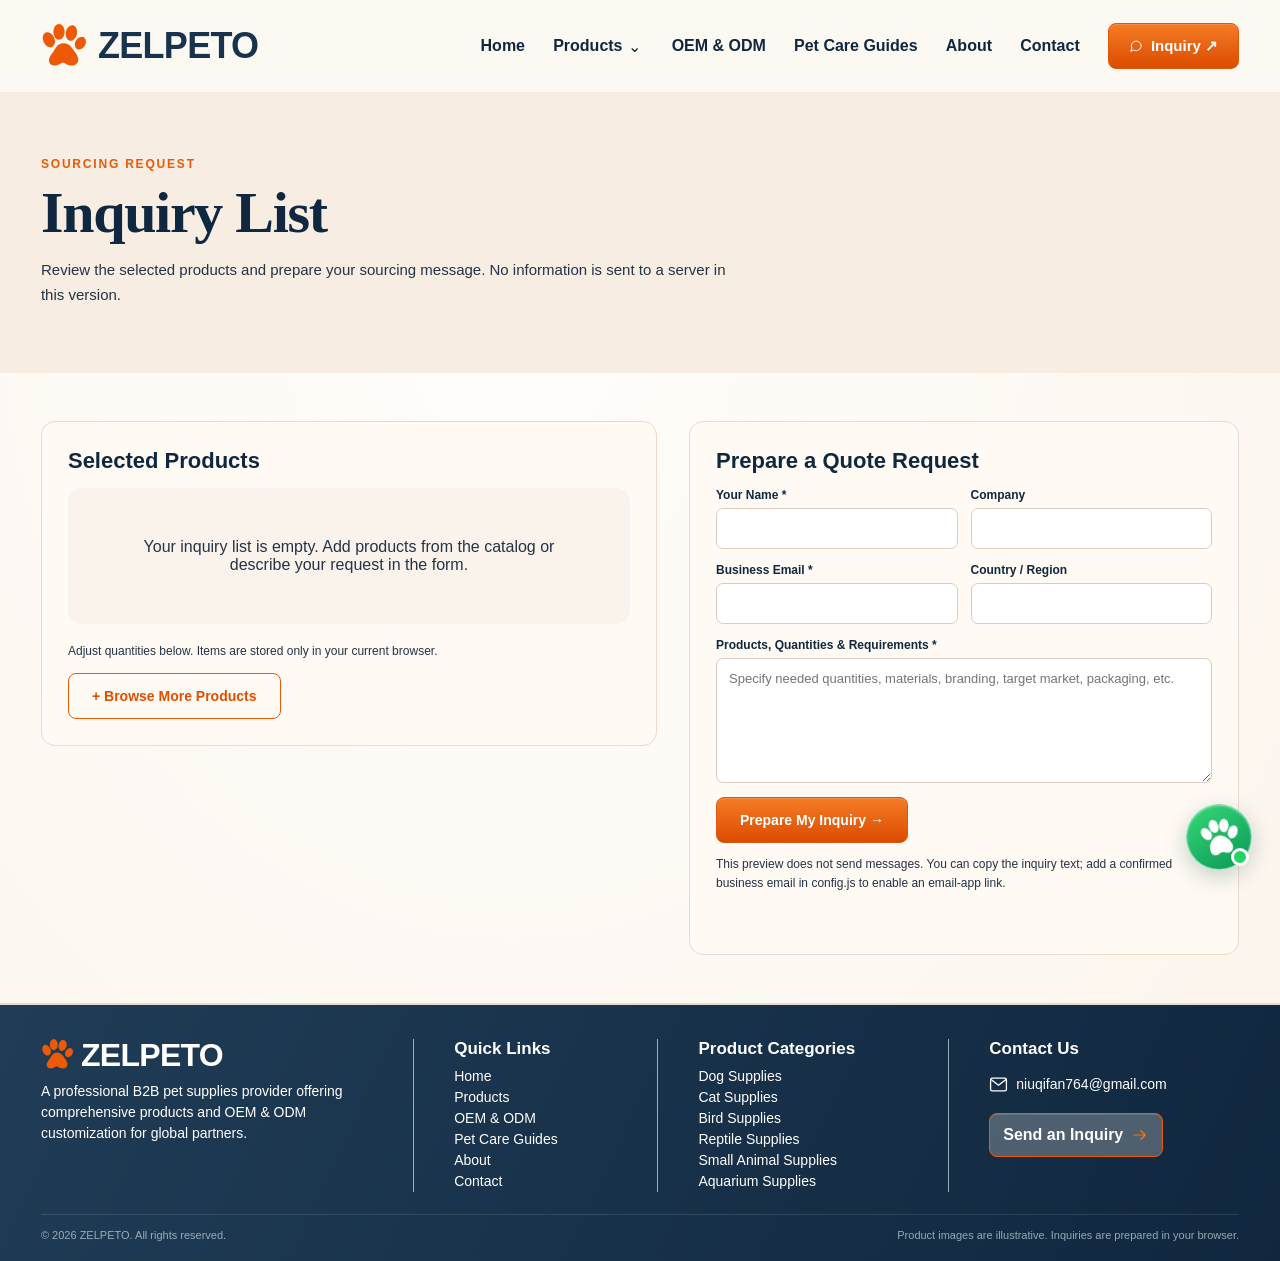
<file: inquiry.html>
<!doctype html><html lang="en" translate="no"><head><meta name="google" content="notranslate"><meta charset="UTF-8"><meta name="viewport" content="width=device-width,initial-scale=1"><meta name="description" content="Prepare an inquiry for wholesale pet products at ZELPETO."><meta name="theme-color" content="#19344f"><title>Prepare an Inquiry | ZELPETO</title><style>:root{--navy:#19344f;--navy2:#10283e;--orange:#d85b19;--orange2:#f2702b;--cream:#faf5ee;--paper:#fffefa;--sand:#f3e8dc;--line:#e9d9c9;--muted:#586473;--shadow:0 16px 35px rgba(31,39,50,.08)}*{box-sizing:border-box}html{scroll-behavior:smooth}body{margin:0;font-family:Inter,-apple-system,BlinkMacSystemFont,"Segoe UI",Arial,sans-serif;color:var(--navy2);background:var(--paper)}a{color:inherit;text-decoration:none}button,input,textarea,select{font:inherit}button{cursor:pointer}img{max-width:100%;display:block}.container{max-width:1240px;margin:auto;padding-inline:32px}.site-header{position:sticky;z-index:20;top:0;background:rgba(255,252,248,.96);border-bottom:1px solid #eadfd3;backdrop-filter:blur(16px)}.header-content{min-height:76px;display:flex;align-items:center;justify-content:space-between;gap:22px}.logo{display:inline-flex;align-items:center;gap:9px;font-weight:850;font-size:28px;letter-spacing:-1.2px;color:var(--navy)}.paw{font-size:30px;color:var(--orange);line-height:1}.nav{display:flex;align-items:center;gap:27px}.nav a{font-size:13px;font-weight:650;transition:color .15s}.nav a:hover,.nav a.active{color:var(--orange)}.btn{border:0;display:inline-flex;align-items:center;justify-content:center;gap:8px;min-height:44px;padding:12px 21px;border-radius:8px;font-size:13px;font-weight:750;transition:transform .18s,background .18s,color .18s}.btn:hover{transform:translateY(-2px)}.btn-primary{background:var(--navy);color:white}.btn-primary:hover{background:#295477}.btn-accent{background:var(--orange);color:white}.btn-accent:hover{background:#b9460d}.btn-outline{background:transparent;border:1.5px solid var(--orange);color:var(--orange)}.btn-outline:hover{background:#fff0e6}.btn-ghost{background:#f8ece1;color:var(--navy)}.menu-toggle{display:none;background:transparent;border:0;font-size:28px;color:var(--navy)}.hero{background:linear-gradient(110deg,#fff7ed 0%,#f8ecdf 48%,#ead9c7 100%);overflow:hidden}.hero-wrap{display:grid;grid-template-columns:48% 52%;min-height:480px;align-items:center}.hero-text{position:relative;z-index:1;padding-block:58px}.eyebrow{font-size:12px;font-weight:800;letter-spacing:1.8px;color:var(--orange);text-transform:uppercase}.hero h1,.title-serif,.section-heading,.page-head h1{font-family:Georgia,"Times New Roman",serif;font-weight:700;letter-spacing:-1.3px}.hero h1{font-size:clamp(42px,5vw,74px);line-height:1.06;margin:17px 0 18px;color:var(--navy)}.hero-lead{font-size:17px;line-height:1.55;margin:0 0 25px;color:#35455a}.hero-cta{display:flex;flex-wrap:wrap;gap:11px}.hero-photo{width:100%;height:480px;object-fit:cover;object-position:45% center;mask-image:linear-gradient(to right,transparent 0%,black 15%);-webkit-mask-image:linear-gradient(to right,transparent 0%,black 15%)}.trust-row{display:flex;gap:22px;margin-top:37px;font-size:12px;font-weight:700;color:var(--navy)}.trust-item{display:flex;align-items:center;gap:7px;border-right:1px solid #d7bdab;padding-right:18px}.trust-item:last-child{border:0}.trust-icon{font-size:21px}.section{padding-block:68px}.section-tight{padding-block:36px}.section-top{display:flex;justify-content:space-between;align-items:baseline;gap:14px;margin-bottom:27px}.section-heading{font-size:clamp(30px,3vw,42px);line-height:1.1;color:var(--navy);margin:0}.section-link{font-size:13px;color:var(--orange);font-weight:750;white-space:nowrap}.category-grid,.products-grid{display:grid;grid-template-columns:repeat(6,minmax(0,1fr));gap:15px}.category-card,.product-card{overflow:hidden;border-radius:11px;background:#fbf5ed;box-shadow:0 4px 17px rgba(28,38,52,.045);border:1px solid #f0e4d8}.category-card img{aspect-ratio:1.2;object-fit:cover;width:100%}.category-bottom{padding:13px 9px 15px;text-align:center}.category-bottom h3{font-size:13px;line-height:1.25;margin:0 0 13px}.circle-arrow{display:inline-flex;align-items:center;justify-content:center;width:32px;height:32px;border-radius:50%;background:#f3dcc4;color:var(--orange);font-weight:800}.category-card:hover img{filter:saturate(1.08)}.guides-banner{background:#f5ebdf;display:grid;grid-template-columns:120px minmax(240px,1fr) 230px 190px;align-items:center;overflow:hidden;border-radius:15px;min-height:150px}.guides-symbol{background:var(--navy);color:white;height:100%;display:flex;align-items:center;justify-content:center;font-size:58px}.guides-copy{padding:22px 30px}.guides-copy .section-heading{font-size:33px}.guides-copy p{margin:8px 0 0;font-size:14px;line-height:1.6;color:var(--muted)}.guides-photo{width:100%;height:150px;object-fit:cover;object-position:center}.guides-action{padding:12px}.guides-action .btn{width:100%;white-space:nowrap}.product-card{background:#fffaf4;display:flex;flex-direction:column}.product-card img{width:100%;aspect-ratio:1.12;object-fit:cover;background:#f4ece4}.product-body{padding:14px 10px 13px;display:flex;flex:1;flex-direction:column;text-align:center;align-items:center}.product-body h3{margin:0 0 6px;font-size:14px}.product-body p{font-size:12px;color:var(--muted);line-height:1.4;margin:0 0 14px;min-height:35px}.product-body .btn{font-size:11px;min-height:36px;padding:9px 11px;width:100%;margin-top:auto}.demo-label{font-size:10px;letter-spacing:1px;color:#976e50;text-transform:uppercase}.oem-band{background:#f7eade;padding:33px 0}.oem-layout{display:grid;grid-template-columns:1.5fr repeat(4,1fr);gap:22px;align-items:center}.oem-intro h2{font-family:Georgia,serif;font-size:31px;line-height:1.15;margin:0 0 8px}.oem-intro p{margin:0;color:var(--muted);font-size:12px;line-height:1.5}.oem-item{min-height:93px;text-align:center;border-left:1px solid #e6cbbb;padding:4px 10px}.oem-item .oem-icon{font-size:28px;color:var(--orange);display:block;margin-bottom:9px}.oem-item h3{font-size:13px;margin:0 0 6px}.oem-item p{margin:0;font-size:11px;color:var(--muted);line-height:1.5}.choose-grid{display:grid;grid-template-columns:repeat(4,1fr);gap:16px}.choose-card{background:#f9f2ea;border-radius:10px;padding:22px;min-height:138px}.choose-icon{color:var(--orange);font-size:27px}.choose-card h3{font-size:14px;margin:12px 0 6px}.choose-card p{font-size:12px;line-height:1.5;color:var(--muted);margin:0}.section-heading.center{text-align:center;margin-bottom:27px}.contact-panel{background:var(--navy);color:white;overflow:hidden}.contact-layout{display:grid;grid-template-columns:38% 1fr;align-items:center;min-height:330px;gap:30px}.contact-copy h2{font-family:Georgia,serif;font-size:clamp(30px,4vw,52px);line-height:1.1;margin:0 0 19px}.contact-copy p{line-height:1.7;color:#dce4ed;font-size:14px;max-width:380px}.contact-actions{display:flex;gap:10px;flex-wrap:wrap;margin-top:25px}.contact-image{height:330px;background:linear-gradient(90deg,var(--navy),transparent 20%),url('assets/15_warehouse_boxes-hd.webp') center/cover no-repeat;position:relative}.contact-image:after{content:"Sample brand imagery · not a real warehouse";position:absolute;bottom:14px;right:14px;background:rgba(16,40,62,.8);color:white;font-size:11px;padding:7px 10px;border-radius:6px}.site-footer{background:var(--navy2);color:white;padding:48px 0 22px}.footer-grid{display:grid;grid-template-columns:1.65fr 1fr 1fr 1fr;gap:38px}.footer-grid h3{font-size:14px;margin:0 0 15px}.footer-grid p,.footer-grid a{font-size:12px;color:#d8e2ee;line-height:1.9}.footer-grid a{display:block}.footer-grid a:hover{color:white;text-decoration:underline}.footer-bottom{margin-top:37px;padding-top:20px;border-top:1px solid rgba(255,255,255,.15);font-size:11px;color:#c5d1da;display:flex;justify-content:space-between;gap:20px}.page-head{background:#f7ede3;padding:60px 0 50px}.page-head h1{font-size:clamp(38px,5vw,58px);margin:8px 0 12px}.page-head p{font-size:15px;color:var(--muted);max-width:690px;line-height:1.65;margin:0}.pill-row{display:flex;flex-wrap:wrap;gap:8px;margin-bottom:24px}.pill{background:white;border:1px solid #e7d6c6;color:var(--navy);border-radius:60px;padding:11px 15px;font-size:13px;font-weight:650}.pill[aria-pressed="true"],.pill:hover{background:var(--navy);color:white;border-color:var(--navy)}.catalog-grid{display:grid;grid-template-columns:repeat(3,1fr);gap:22px}.catalog-grid .product-card img{aspect-ratio:1.45}.catalog-grid .product-body{padding:17px}.catalog-grid .product-body p{min-height:0}.catalog-grid .product-body .btn{max-width:225px}.empty{padding:50px;text-align:center;background:#faf3ec;border-radius:14px;color:var(--muted)}.guide-categories{display:grid;grid-template-columns:repeat(3,1fr);gap:22px}.guide-card{border:1px solid #e8d8c8;border-radius:13px;overflow:hidden;background:#fffcf8}.guide-card img{width:100%;aspect-ratio:1.75;object-fit:cover}.guide-card div{padding:21px}.guide-card h3{font-size:20px;margin:0 0 7px;color:var(--navy)}.guide-card p{font-size:13px;line-height:1.6;color:var(--muted);margin:0}.notice{background:#fff1e6;border-left:4px solid var(--orange);padding:17px 20px;border-radius:6px;color:#63432e;font-size:13px;line-height:1.7;margin-top:26px}.inquiry-layout{display:grid;grid-template-columns:1.12fr 1fr;gap:32px;align-items:start}.panel{background:#fffaf4;border:1px solid #eadbcc;border-radius:14px;padding:26px}.panel h2{margin:0 0 14px;font-size:22px}.cart-item{display:flex;align-items:center;gap:14px;border-bottom:1px solid #eadbcc;padding:15px 0}.cart-item img{width:74px;height:74px;object-fit:cover;border-radius:8px}.cart-item .info{flex:1}.cart-item h3{margin:0 0 6px;font-size:14px}.cart-item p{margin:0 0 8px;color:var(--muted);font-size:11px}.cart-item button{background:transparent;border:0;color:#a44c2a;font-size:12px;padding:0}.cart-item input{width:68px;border:1px solid #dfccbc;border-radius:6px;padding:8px}.form-grid{display:grid;grid-template-columns:1fr 1fr;gap:13px}.field{display:flex;flex-direction:column;gap:6px;margin-bottom:14px}.field label{font-size:12px;font-weight:700}.field input,.field textarea,.field select{border:1px solid #dfcbbd;border-radius:7px;background:white;padding:12px;width:100%;font-size:13px;color:var(--navy)}.field textarea{min-height:125px;resize:vertical}.help{font-size:12px;line-height:1.6;color:var(--muted)}.status{margin-top:15px;font-size:13px;min-height:20px}.modal-backdrop{position:fixed;z-index:40;inset:0;background:rgba(12,27,41,.65);padding:20px;display:flex;align-items:center;justify-content:center}.modal{background:white;border-radius:15px;width:min(670px,100%);max-height:90vh;overflow:auto;position:relative;display:grid;grid-template-columns:45% 55%}.modal>img{width:100%;height:100%;object-fit:cover}.modal-copy{padding:28px}.modal-copy h2{margin:6px 0;font-size:26px}.modal-copy p{font-size:13px;line-height:1.7;color:var(--muted)}.modal-close{position:absolute;top:10px;right:10px;border:0;background:white;border-radius:50%;font-size:24px;width:36px;height:36px;box-shadow:var(--shadow)}.floating-cart{position:fixed;right:22px;bottom:22px;z-index:12;box-shadow:var(--shadow)}.count{display:inline-flex;background:#fff;color:var(--orange);min-width:20px;height:20px;border-radius:20px;align-items:center;justify-content:center;font-size:11px;padding:0 4px}.sr-only{position:absolute;width:1px;height:1px;overflow:hidden;clip:rect(0,0,0,0)}
@media(max-width:1080px){.nav{gap:16px}.nav a{font-size:12px}.logo{font-size:24px}.category-grid,.products-grid{grid-template-columns:repeat(3,1fr)}.guides-banner{grid-template-columns:90px 1fr 170px}.guides-action{grid-column:2 / -1;padding:0 20px 18px;justify-self:start}.guides-photo{height:100%}.oem-layout{grid-template-columns:repeat(4,1fr)}.oem-intro{grid-column:1 / -1}.oem-item:first-of-type{border:0}}
@media(max-width:740px){.container{padding-inline:18px}.header-content{min-height:66px}.menu-toggle{display:block}.nav{display:none;position:absolute;left:0;right:0;top:66px;flex-direction:column;align-items:stretch;gap:0;background:#fffaf5;padding:12px 18px 20px;box-shadow:0 15px 25px #0001}.nav.open{display:flex}.nav a{padding:12px;font-size:14px}.nav .btn{margin-top:9px}.hero-wrap{grid-template-columns:1fr}.hero-text{padding-block:37px 22px}.hero h1{font-size:44px}.hero-lead{font-size:14px}.hero-photo{height:270px;mask-image:none;-webkit-mask-image:none;object-position:center}.trust-row{gap:8px;justify-content:space-between;margin-top:25px;font-size:10px}.trust-item{padding-right:8px;gap:4px}.trust-icon{font-size:15px}.section{padding-block:43px}.section-heading{font-size:30px}.section-top{align-items:center}.section-link{font-size:11px}.category-grid,.products-grid{grid-template-columns:repeat(2,1fr);gap:10px}.category-card img{aspect-ratio:1.25}.guides-banner{grid-template-columns:66px 1fr;min-height:0}.guides-symbol{font-size:34px}.guides-copy{padding:19px}.guides-copy .section-heading{font-size:25px}.guides-copy p{font-size:12px}.guides-photo{display:none}.guides-action{grid-column:2;padding:0 18px 18px}.product-body .btn{font-size:10px}.oem-layout{grid-template-columns:repeat(2,1fr);gap:14px}.oem-item{border-left:0;border-top:1px solid #e6cbbb;padding-top:14px}.choose-grid{grid-template-columns:repeat(2,1fr);gap:9px}.choose-card{padding:16px}.contact-layout{grid-template-columns:1fr;gap:0;padding-top:32px}.contact-image{height:190px;margin-inline:-18px}.footer-grid{grid-template-columns:repeat(2,1fr);gap:25px}.footer-grid>div:first-child{grid-column:1/-1}.footer-bottom{display:block}.catalog-grid,.guide-categories,.inquiry-layout{grid-template-columns:1fr}.page-head{padding:42px 0}.form-grid{grid-template-columns:1fr}.modal{grid-template-columns:1fr;max-width:450px}.modal>img{height:220px}.modal-copy{padding:20px}.floating-cart{bottom:15px;right:15px}}

/* ZELPETO approved navy / cream / orange design refinements */
:root{--navy:#17314e;--navy2:#112840;--orange:#e65a19;--cream:#fbf4ec;--paper:#fffcf8}
.hero{background:linear-gradient(100deg,#fff9f2 0%,#f9f0e7 53%,#e9d9c9 100%)}
.hero-wrap{min-height:440px;grid-template-columns:44% 56%}
.hero-photo{height:440px;object-position:center center;mask-image:linear-gradient(to right,transparent 0%,black 8%);-webkit-mask-image:linear-gradient(to right,transparent 0%,black 8%)}
.hero-text{padding-block:47px}
.section{padding-block:55px}
.section-tight{padding-block:20px}
.category-card img{aspect-ratio:1.22}
.guides-banner{grid-template-columns:100px minmax(230px,1fr) 300px 210px;min-height:130px}
.guides-photo{height:130px}
.guides-symbol{font-size:47px}
.product-card img{aspect-ratio:1.25}
.contact-layout{min-height:370px;grid-template-columns:38% 62%;gap:0}
.contact-image{height:370px}
.contact-form-preview{background:rgba(255,252,247,.98);border-radius:13px;padding:20px 22px;box-shadow:0 8px 30px #0002;color:var(--navy);max-width:480px;position:relative;z-index:1;margin:0 auto}
.contact-form-preview .field{margin-bottom:10px}.contact-form-preview .field input,.contact-form-preview .field textarea{padding:9px}.contact-form-preview .field textarea{min-height:60px}
.contact-form-preview .btn{width:100%}
.contact-right{height:370px;position:relative;display:grid;align-items:center;padding:22px 24px;background:linear-gradient(90deg,rgba(23,49,78,.09),rgba(23,49,78,.01)),url('assets/15_warehouse_boxes-hd.webp') right center/cover no-repeat}
.photo-note{font-size:10px;color:#6d6d6d;margin:10px 0 0}
@media(max-width:1080px){.guides-banner{grid-template-columns:75px 1fr 175px}.guides-photo{height:100%}.guides-action{grid-column:2/-1}.hero-wrap{grid-template-columns:46% 54%}}
@media(max-width:740px){.hero-wrap{grid-template-columns:1fr}.hero-photo{height:260px;mask-image:none;-webkit-mask-image:none}.section{padding-block:42px}.guides-banner{grid-template-columns:66px 1fr}.guides-photo{display:none}.contact-layout{grid-template-columns:1fr}.contact-right{height:auto;padding:22px 18px 28px;margin-inline:-18px}.contact-form-preview{max-width:none;margin:0;width:100%}}

/* Layout matched to the supplied 941 x 1672 design; fluid up to 1240px. */
:root{--navy:#18334e;--navy2:#10283f;--orange:#ed5905;--paper:#fcf8f3;--muted:#243346}
html{scroll-padding-top:74px}body{background:radial-gradient(ellipse at 40% 25%,#fffdfa,#fbf4ec);font-family:Arial,Helvetica,sans-serif}.container{max-width:1240px;padding-inline:44px}a,button{-webkit-tap-highlight-color:transparent}a:focus-visible,button:focus-visible{outline:3px solid #ef8e40;outline-offset:4px}.icon{width:22px;height:22px;flex-shrink:0;vertical-align:middle}.paw-icon{width:44px;height:44px;color:var(--orange);flex-shrink:0}.site-header{background:rgba(252,248,242,.98);border:0}.header-content{min-height:64px;gap:24px}.logo{font-size:35px;font-weight:850;letter-spacing:-.7px;gap:12px}.nav{gap:30px}.nav>a:not(.btn),.nav-products>a{position:relative;font-size:14px;font-weight:600;padding:22px 0}.nav a.active:after{content:'';position:absolute;bottom:12px;left:0;right:0;height:3px;background:var(--orange)}.nav-products{display:flex;align-items:center;position:relative;gap:2px}.category-toggle{border:0;background:none;color:var(--navy2);padding:8px 3px}.nav-categories{position:absolute;top:100%;left:-16px;min-width:200px;background:#fffcf8;border:1px solid #ecd9c9;box-shadow:0 10px 25px #132d4820;border-radius:8px;padding:8px;z-index:30}.nav-categories:not([hidden]){display:grid}.nav-categories a{padding:11px;font-size:13px}.nav-categories a:hover{background:#faeadc}.btn{min-height:46px;padding:11px 23px;border-radius:8px;gap:8px;font-size:14px;font-weight:600;border:1px solid transparent;box-shadow:inset 0 1px 1px #ffffff26}.btn-primary{background:linear-gradient(#25425d,#102a40);border-color:#29465d}.btn-accent{background:linear-gradient(#f47b26,#dc4c00);border-color:#db580d;color:white}.btn-outline{border:1.5px solid var(--orange);color:#e64c00;background:#fffaf340}.btn .icon{width:18px;height:18px}.nav .btn{min-height:39px;padding:9px 13px;font-size:13px;color:white}.nav .btn .icon{width:14px;height:14px}.count:empty,.count[data-empty]{display:none}.hero{position:relative;background:#f7eee3}.hero-wrap{display:flex;position:relative;min-height:445px;max-width:1240px;isolation:isolate}.hero-text{width:49%;padding:59px 17px 45px;z-index:2}.hero .eyebrow{display:none}.hero h1{font-size:60px;line-height:.98;letter-spacing:-1.7px;margin:0 0 16px;white-space:nowrap}.hero-lead{font-size:19px;line-height:1.3;color:#10263e;margin:0 0 27px;white-space:nowrap}.hero-cta{gap:12px;flex-wrap:nowrap}.hero-photo{position:absolute;inset:0 0 0 auto;width:76%;height:100%;object-fit:cover;object-position:center;z-index:-1;mask-image:linear-gradient(to right,transparent,black 26%);-webkit-mask-image:linear-gradient(to right,transparent,black 26%)}.hero:after{content:'';position:absolute;inset:0;pointer-events:none;background:linear-gradient(90deg,#fff9f3 0%,#fff9f300 48%)}.trust-row{margin-top:38px;width:420px;max-width:100%;gap:0}.trust-item{width:33.333%;padding:0 16px;flex-direction:column;text-align:center;gap:6px;font-size:12px;line-height:1.12;justify-content:flex-start;border-color:#c5c3c1}.trust-item:first-child{padding-left:0}.trust-icon .icon{width:28px;height:28px}.section{padding-block:27px}.section-heading{font-size:37px;line-height:1.12;letter-spacing:-1px}.section-top{margin-bottom:23px;align-items:center}.section-link{font-size:14px;color:#e94b00;font-weight:600;display:inline-flex;align-items:center;gap:6px}.category-grid,.products-grid{grid-template-columns:repeat(6,minmax(0,1fr));gap:12px}.category-card{background:linear-gradient(#fffaf4,#f8ebdf);border:0;box-shadow:none;border-radius:11px}.category-card img{aspect-ratio:1.25;object-fit:cover}.category-bottom{padding:11px 8px 13px}.category-bottom h3{font-size:15px;line-height:1.12;min-height:34px;margin:0 0 6px;display:flex;align-items:flex-start;justify-content:center}.circle-arrow{width:32px;height:32px;background:#ffe0c5;font-size:24px;font-weight:400}.section-tight{padding-block:12px}.guides-banner{position:relative;isolation:isolate;display:grid;grid-template-columns:145px 1fr 260px;min-height:134px;border-radius:14px;background:#f8ecdf}.guides-symbol{grid-column:1;height:134px;position:relative;background:linear-gradient(110deg,#27445e,#142d45);border-radius:0 0 34% 0}.guides-symbol .icon{width:64px;height:64px;stroke-width:1}.guides-copy{grid-column:2;padding:18px 18px}.guides-copy .section-heading{font-size:37px}.guides-copy p{font-size:13px;line-height:1.45;max-width:380px;margin-top:5px;color:#172a40}.guides-photo{position:absolute;z-index:-1;right:80px;top:0;width:55%;height:100%;object-fit:cover;mask-image:linear-gradient(90deg,transparent,#000 25%,#000 75%,transparent);-webkit-mask-image:linear-gradient(90deg,transparent,#000 25%,#000 75%,transparent)}.guides-action{grid-column:3;padding:0 24px 0 12px;justify-self:stretch}.guides-action .btn{font-size:14px;white-space:nowrap}.product-card{background:linear-gradient(#faf1e8,#fcf7f1);border:1px solid #f2e7dd;border-radius:9px;box-shadow:none}.product-image{border:0;background:none;padding:0;display:block;width:100%;cursor:pointer;overflow:hidden}.product-image img{aspect-ratio:1.2;object-fit:cover;transition:transform .2s}.product-image:hover img{transform:scale(1.04)}.product-body{padding:9px 12px 11px}.product-body h3{font-size:15px;line-height:1.15;margin:0 0 4px;white-space:nowrap}.product-body p{font-size:12px;line-height:1.25;margin:0 0 13px;min-height:30px;color:#152a40}.product-body .btn{min-height:30px;padding:5px 7px;border-radius:6px;font-size:12px;gap:5px;white-space:nowrap}.product-body .btn .icon{width:15px;height:15px}#featured{padding-top:15px;padding-bottom:26px}#featured>.container>.help{display:none}.oem-band{padding:21px 0;background:linear-gradient(90deg,#f8ecdf,#fff9f2,#f8ecdf)}.oem-layout{grid-template-columns:2.9fr repeat(4,1fr);gap:0}.oem-intro{display:grid;grid-template-columns:1.1fr 1fr;gap:18px;align-items:center;padding-right:20px}.oem-intro h2{font-size:33px;margin:0;letter-spacing:-1.2px;line-height:1}.oem-intro p{font-size:12px;line-height:1.4;color:#162a3f}.oem-item{padding:0 14px;min-height:96px;border-left:1px solid #eea47d}.oem-item .oem-icon{margin-bottom:7px}.oem-icon .icon{width:31px;height:31px}.oem-item h3{font-size:14px;line-height:1.1;margin-bottom:5px}.oem-item p{font-size:12px;line-height:1.3;color:#172b3e}#why{padding-block:24px}.section-heading.center{display:flex;align-items:center;gap:25px;font-size:35px;margin-bottom:22px;white-space:nowrap}.section-heading.center:before,.section-heading.center:after{content:'';flex:1;height:1px;background:#efa477}.choose-grid{gap:14px}.choose-card{display:grid;grid-template-columns:42px 1fr;column-gap:15px;align-content:start;padding:16px 18px;min-height:100px;background:#f9eee2}.choose-icon{grid-column:1;grid-row:1/3;padding-top:3px}.choose-icon .icon{width:35px;height:35px}.choose-card h3{font-size:14px;margin:0 0 4px}.choose-card p{font-size:12px;line-height:1.25;color:#142a40}.contact-panel{position:relative;background:#ead4bc}.contact-layout{grid-template-columns:36% 64%;min-height:270px;gap:0;position:relative}.contact-copy{align-self:stretch;position:relative;z-index:1;padding:32px 24px 28px 8px;background:linear-gradient(120deg,#25445f,#122b43);border-radius:0 0 22% 0}.contact-copy:before{content:'';position:absolute;right:100%;top:0;bottom:0;width:50vw;background:#223e57}.contact-copy h2{font-size:37px;line-height:1.02;letter-spacing:-.5px;margin:0 0 15px}.contact-copy h2:after{content:'';display:block;width:51px;height:3px;background:#f7740c;margin-top:13px}.contact-copy p{font-size:14px;line-height:1.3;margin:0;max-width:310px;color:white}.contact-copy>.help{display:none}.contact-copy>.paw-icon{position:absolute;right:37px;bottom:14px;width:65px;height:65px;opacity:.25;color:#fff}.contact-right{height:270px;padding:18px 24% 18px 20px;margin-right:-44px;background-position:center;background-size:cover}.contact-form-preview{width:100%;max-width:none;padding:13px 20px 10px;margin:0;border-radius:12px;box-shadow:none}.contact-form-preview .form-grid{gap:20px}.contact-form-preview .field{gap:3px;margin:0 0 7px}.contact-form-preview .field label{font-size:11px;line-height:1}.contact-form-preview .field input,.contact-form-preview .field select{height:28px;padding:4px 7px;border-radius:5px;font-size:11px;background:#fffcf8}.contact-form-preview .field textarea{height:42px;min-height:42px;padding:6px 7px;font-size:11px;border-radius:5px;background:#fffcf8}.contact-form-preview .btn{width:auto;min-height:34px;padding:7px 18px;font-size:13px}.contact-form-preview .photo-note{font-size:9px;margin:5px 0 0;line-height:1.2}.site-footer{padding:20px 0 12px;background:linear-gradient(115deg,#203c56,#10273e);border-top:2px solid #e7dbcb}.footer-grid{grid-template-columns:1.6fr 1.05fr 1.25fr 1.25fr;gap:0}.footer-grid>div{padding:0 25px;border-left:1px solid #9eacb9}.footer-grid>div:first-child{padding-left:14px;border-left:0;padding-right:40px}.footer-grid .logo{display:flex;font-size:27px;font-weight:850;color:white;line-height:1;gap:8px;margin-bottom:10px}.footer-grid .paw-icon{width:32px;height:32px}.footer-grid h3{font-size:14px;margin:0 0 7px}.footer-grid p,.footer-grid a{font-size:12px;line-height:1.25;color:#fff}.footer-grid p{margin:0;max-width:265px}.footer-grid .email-link{display:flex;gap:8px;align-items:center;margin:15px 0 18px;white-space:nowrap}.footer-grid .email-link .icon{width:19px;height:19px}.footer-grid .btn{display:inline-flex;color:white;min-height:38px;padding:7px 13px;font-size:14px;white-space:nowrap}.footer-grid .btn .icon{color:#f67513}.footer-bottom{margin-top:15px;padding-top:10px;font-size:9px;opacity:.75}.floating-cart{display:none}.catalog-grid .product-body h3{font-size:19px}.catalog-grid .product-body .btn{min-height:38px;font-size:14px}
@media(min-width:741px) and (max-width:1100px){.container{padding-inline:34px}.header-content{min-height:50px}.logo{font-size:28px;gap:8px}.paw-icon{width:35px;height:35px}.nav{gap:23px}.nav>a:not(.btn),.nav-products>a{font-size:12px;padding:17px 0}.nav a.active:after{bottom:8px}.nav .btn{font-size:12px;min-height:32px;padding:6px 11px}.hero-wrap{min-height:340px}.hero-text{padding:48px 15px 31px;width:49%}.hero h1{font-size:47px}.hero-lead{font-size:15px;margin-bottom:22px}.hero-cta .btn{font-size:12px;padding:9px 19px;min-height:37px}.trust-row{margin-top:29px;width:330px}.trust-item{font-size:10px;padding:0 14px}.trust-icon .icon{width:23px;height:23px}.section{padding-block:22px}.section-heading{font-size:30px}.section-top{margin-bottom:18px}.section-link{font-size:12px}.category-grid,.products-grid{grid-template-columns:repeat(6,minmax(0,1fr));gap:9px}.category-bottom h3{font-size:12px;min-height:27px}.category-bottom{padding:9px 6px 10px}.circle-arrow{width:27px;height:27px;font-size:21px}.guides-banner{grid-template-columns:115px 1fr 205px;min-height:104px}.guides-symbol{height:104px}.guides-symbol .icon{width:51px;height:51px}.guides-copy{padding:14px}.guides-copy .section-heading{font-size:30px}.guides-copy p{font-size:11px;max-width:290px}.guides-photo{display:block;right:55px;height:100%}.guides-action{grid-column:3;padding:0 20px 0 10px;justify-self:stretch}.guides-action .btn{font-size:12px;min-height:36px;padding:8px 13px}.product-body{padding:8px 10px 9px}.product-body h3{font-size:12px}.product-body p{font-size:10px;min-height:27px;margin-bottom:9px}.product-body .btn{font-size:10px;min-height:25px;padding:4px}.product-body .btn .icon{width:12px;height:12px}.oem-layout{grid-template-columns:2.9fr repeat(4,1fr)}.oem-intro{grid-column:auto;gap:12px;padding-right:16px}.oem-intro h2{font-size:27px}.oem-intro p{font-size:10px}.oem-item{padding:0 10px;min-height:79px}.oem-item h3{font-size:12px}.oem-item p{font-size:10px}.oem-icon .icon{width:26px;height:26px}.section-heading.center{font-size:29px;margin-bottom:18px}.choose-card{grid-template-columns:34px 1fr;padding:13px 15px;column-gap:12px;min-height:78px}.choose-icon .icon{width:29px;height:29px}.choose-card h3{font-size:12px}.choose-card p{font-size:10px}.contact-layout{min-height:210px}.contact-copy{padding:26px 18px 20px 7px}.contact-copy h2{font-size:29px}.contact-copy p{font-size:12px}.contact-right{height:210px;margin-right:-34px;padding:13px 24% 12px 16px}.contact-form-preview{padding:10px 16px 8px}.contact-form-preview .field label{font-size:9px}.contact-form-preview .field input,.contact-form-preview .field select{font-size:9px;height:22px}.contact-form-preview .field textarea{font-size:9px;min-height:32px;height:32px}.contact-form-preview .field{margin-bottom:5px}.contact-form-preview .btn{font-size:11px;min-height:27px;padding:5px 14px}.contact-form-preview .photo-note{font-size:8px}.footer-grid>div{padding-inline:20px}.footer-grid>div:first-child{padding-right:30px;padding-left:10px}.footer-grid .logo{font-size:23px}.footer-grid .paw-icon{width:27px;height:27px}.footer-grid h3{font-size:12px}.footer-grid p,.footer-grid a{font-size:10px}.footer-grid .btn{font-size:12px;min-height:32px;padding:6px 10px}.footer-grid .email-link{gap:6px;margin:12px 0 15px}.footer-bottom{font-size:8px}}
@media(max-width:740px){html{scroll-padding-top:64px}.container{padding-inline:20px}.header-content{min-height:62px}.logo{font-size:27px}.paw-icon{width:34px;height:34px}.menu-toggle{display:block}.nav{top:62px;padding:12px 20px;gap:0}.nav>a:not(.btn),.nav-products>a{font-size:14px;padding:13px 5px}.nav a.active:after{display:none}.nav-products{flex-wrap:wrap}.category-toggle{padding:12px}.nav-categories{position:static;width:100%;box-shadow:none}.hero-wrap{min-height:590px;display:block}.hero-text{width:100%;padding:32px 0 0}.hero h1{font-size:44px;white-space:normal}.hero-lead{font-size:14px;white-space:normal}.hero-photo{inset:auto 0 0;width:100%;height:300px;mask-image:linear-gradient(#0000,#000 20%);-webkit-mask-image:linear-gradient(#0000,#000 20%);object-position:center}.hero:after{display:none}.hero-cta{flex-wrap:wrap;gap:9px}.hero-cta .btn{font-size:12px;min-height:40px;padding:9px 15px}.trust-row{width:340px;margin-top:25px}.trust-item{font-size:10px;padding-inline:12px}.trust-icon .icon{width:23px;height:23px}.section{padding-block:25px}.section-heading{font-size:28px}.section-link{font-size:10px;gap:3px}.section-top{gap:10px;margin-bottom:18px}.category-grid,.products-grid{grid-template-columns:repeat(2,minmax(0,1fr));gap:12px}.category-bottom h3{font-size:13px;min-height:17px}.category-bottom{padding:10px}.guides-banner{grid-template-columns:65px 1fr;min-height:150px}.guides-symbol{grid-column:1;grid-row:1/3;height:100%}.guides-symbol .icon{width:39px;height:39px}.guides-copy{padding:15px 15px 8px}.guides-copy .section-heading{font-size:26px}.guides-copy p{font-size:11px}.guides-photo{display:none}.guides-action{grid-column:2;padding:0 15px 15px;justify-self:start}.guides-action .btn{font-size:12px;min-height:34px;padding:8px 12px}.product-body h3{font-size:13px;white-space:normal}.product-body p{font-size:11px}.product-body .btn{font-size:11px;min-height:33px}.oem-layout{grid-template-columns:repeat(2,minmax(0,1fr));gap:20px 0}.oem-intro{grid-column:1/-1;grid-template-columns:1fr 1fr;padding:0;gap:15px}.oem-intro h2{font-size:28px}.oem-intro p{font-size:11px}.oem-item{border-top:0;border-left:1px solid #eea47d;min-height:90px}.oem-item:nth-child(even){border-left:0}.section-heading.center{font-size:26px;gap:10px;white-space:normal}.choose-grid{grid-template-columns:1fr 1fr;gap:10px}.choose-card{padding:14px 12px;grid-template-columns:1fr;gap:0;min-height:150px}.choose-icon{grid-row:auto;grid-column:auto;margin-bottom:10px}.choose-card h3{font-size:13px}.choose-card p{font-size:11px}.contact-layout{display:block;padding-top:0}.contact-copy{padding:28px 5px}.contact-copy h2{font-size:34px}.contact-copy p{font-size:13px}.contact-copy:after{content:'';position:absolute;left:100%;top:0;bottom:0;width:20px;background:#172f47}.contact-copy>.paw-icon{right:10px}.contact-right{height:auto;margin-inline:-20px;padding:22px 20px;background-position:right}.contact-form-preview{padding:18px}.contact-form-preview .form-grid{grid-template-columns:1fr 1fr;gap:12px}.contact-form-preview .field{margin-bottom:12px;gap:5px}.contact-form-preview .field label{font-size:11px}.contact-form-preview .field input,.contact-form-preview .field select{height:36px;font-size:12px}.contact-form-preview .field textarea{min-height:70px;font-size:12px}.contact-form-preview .btn{min-height:39px}.contact-form-preview .photo-note{font-size:10px;margin-top:8px}.footer-grid{grid-template-columns:1fr 1fr;gap:24px 14px}.footer-grid>div{padding:0;border:0}.footer-grid>div:first-child{grid-column:1/-1;padding:0}.footer-grid>div:last-child{grid-column:1/-1}.footer-grid .logo{font-size:26px}.footer-grid p,.footer-grid a{font-size:12px;line-height:1.5}.footer-grid h3{font-size:14px}.footer-grid .email-link{margin:10px 0 12px}.footer-bottom{font-size:10px;line-height:1.5;display:grid;gap:6px}.catalog-grid{grid-template-columns:1fr}.catalog-grid .product-body h3{font-size:19px}}
.hero:after{display:none}.hero-photo{width:64%}.trust-item{display:block}.trust-icon{display:block;margin-bottom:6px}.guides-symbol{position:relative}.guides-symbol .paw-icon{position:absolute;width:30px;height:30px;color:white;right:25px;bottom:27px;background:#1d3851;padding:2px}@media(min-width:741px) and (max-width:1100px){.hero-text{padding-top:44px;padding-bottom:27px}#categories{padding-block:13px}#featured{padding-top:12px;padding-bottom:13px}.oem-band{padding-block:7px}#why{padding-block:12px}.choose-card{padding:10px 12px;column-gap:9px}.site-footer{padding-top:14px;padding-bottom:8px}.footer-bottom{margin-top:6px;padding-top:5px;font-size:8px}.guides-symbol .paw-icon{width:25px;height:25px;right:21px;bottom:20px}}@media(max-width:740px){.hero-photo{width:100%}.guides-symbol .paw-icon{width:22px;height:22px;right:7px;bottom:45px}}</style><link rel="stylesheet" href="wide.css?v=3"><link rel="stylesheet" href="whatsapp-paw.css">
</head><body data-page="inquiry"><div id="app"></div><script>/* Customize this before publishing. Empty email means no email sending is advertised. */
window.ZELPETO_CONFIG = {
  companyEmail: "",
  companyName: "ZELPETO"
};

window.ZELPETO_CATEGORIES = [
  { id:"dog", name:"Dog Supplies", img:"02_category_dog.png", subtitle:"Everyday essentials for dogs" },
  { id:"cat", name:"Cat Supplies", img:"03_category_cat.png", subtitle:"Play, rest and care for cats" },
  { id:"bird", name:"Bird Supplies", img:"04_category_bird.png", subtitle:"Enrichment and habitat accessories" },
  { id:"reptile", name:"Reptile Supplies", img:"05_category_reptile.png", subtitle:"Reptile habitat essentials" },
  { id:"small", name:"Small Animal Supplies", img:"06_category_small_animal.png", subtitle:"Accessories for smaller companions" },
  { id:"aquarium", name:"Aquarium Supplies", img:"07_category_aquarium.png", subtitle:"Aquarium equipment and décor" }
];
window.ZELPETO_PRODUCTS = [
  { id:"demo-dog-leash", name:"Dog Leash", category:"dog", image:"09_product_dog_leash.png", subtitle:"Durable, Comfortable & Everyday Use", detail:"A sample leash listing showcasing the product catalog format. Materials, available lengths and order quantity are confirmed during sourcing." },
  { id:"demo-dog-harness", name:"Dog Harness", category:"dog", image:"10_product_dog_harness.png", subtitle:"Adjustable, Secure & Comfortable", detail:"A sample harness listing. Confirm sizes, materials and customization options before placing any purchase order." },
  { id:"demo-cat-toy", name:"Cat Toy Set", category:"cat", image:"11_product_cat_toy_set.png", subtitle:"Interactive & Engaging for Cats", detail:"A sample cat play set listing. Product components, packaging and MOQ require supplier confirmation." },
  { id:"demo-bird-perch", name:"Bird Perch", category:"bird", image:"12_product_bird_perch.png", subtitle:"Natural Wood, Safe & Bird-Friendly", detail:"A sample bird accessory listing. Check suitability, dimensions and materials for each bird species." },
  { id:"demo-reptile-hide", name:"Reptile Hide Cave", category:"reptile", image:"13_product_reptile_hide_cave.png", subtitle:"Natural Look, Shelter & Security", detail:"A sample reptile shelter listing. Final specifications should be matched to the species and enclosure." },
  { id:"demo-air-stone", name:"Aquarium Air Stone", category:"aquarium", image:"14_product_aquarium_air_stone.png", subtitle:"Efficient Aeration & Stable Oxygen Supply", detail:"A sample aquarium accessory listing. Review pump compatibility, product size and material specifications." }
];

window.ZELPETO_EMBEDDED_IMAGES={"01_hero_animals.png":"assets/01_hero_animals-hd.webp","02_category_dog.png":"assets/02_category_dog-hd.webp","03_category_cat.png":"assets/03_category_cat-hd.webp","04_category_bird.png":"assets/04_category_bird-hd.webp","05_category_reptile.png":"assets/05_category_reptile-hd.webp","06_category_small_animal.png":"assets/06_category_small_animal-hd.webp","07_category_aquarium.png":"assets/07_category_aquarium-hd.webp","08_guides_banner_animals.png":"assets/08_guides_banner_animals-hd.webp","09_product_dog_leash.png":"assets/09_product_dog_leash-hd.webp","10_product_dog_harness.png":"assets/10_product_dog_harness-hd.webp","11_product_cat_toy_set.png":"assets/11_product_cat_toy_set-hd.webp","12_product_bird_perch.png":"assets/12_product_bird_perch-hd.webp","13_product_reptile_hide_cave.png":"assets/13_product_reptile_hide_cave-hd.webp","14_product_aquarium_air_stone.png":"assets/14_product_aquarium_air_stone-hd.webp","15_warehouse_boxes.png":"assets/15_warehouse_boxes-hd.webp"};
(function(){
  'use strict';
  const categories=window.ZELPETO_CATEGORIES||[];
  const products=window.ZELPETO_PRODUCTS||[];
  const cfg=window.ZELPETO_CONFIG||{};
  const img=n=>window.ZELPETO_EMBEDDED_IMAGES[n]||'';
  const byId=id=>document.getElementById(id);
  const textSafe=s=>String(s).replace(/[&<>"']/g,c=>({'&':'&amp;','<':'&lt;','>':'&gt;','"':'&quot;',"'":'&#39;'}[c]));
  const getCart=()=>{try{const v=JSON.parse(localStorage.getItem('zelpeto_inquiry_cart')||JSON.stringify(window.__cartBackup||{}));return v&&typeof v==='object'&&!Array.isArray(v)?v:{}}catch{return {}}};
  const putCart=c=>{try{localStorage.setItem('zelpeto_inquiry_cart',JSON.stringify(c))}catch(e){window.__cartBackup=c}updateCount()};
  const updateCount=()=>{const n=Object.values(getCart()).reduce((s,v)=>s+(Math.max(0,Number(v)||0)),0);document.querySelectorAll('.cart-count').forEach(x=>{x.textContent=n;x.toggleAttribute('data-empty',n===0)})};
  const toast=message=>{let el=byId('feedback-toast');if(!el){el=document.createElement('div');el.id='feedback-toast';el.style.cssText='position:fixed;bottom:85px;right:20px;background:#19344f;color:white;padding:12px 18px;border-radius:9px;z-index:80;box-shadow:0 8px 30px #0003;font-size:13px;max-width:290px';document.body.appendChild(el)}el.textContent=message;el.hidden=false;setTimeout(()=>el.hidden=true,2600)};
  function addCart(id){const p=products.find(x=>x.id===id);if(!p)return;const c=getCart();c[id]=Math.min(9999,(Number(c[id])||0)+1);putCart(c);toast(p.name+' added to inquiry list')}
function icon(name){const shapes={"arrow":"<path d=\"M4 12h15m-6-6 6 6-6 6\"/>","chat":"<path d=\"M21 11.5a8.5 8.5 0 0 1-12.6 7.4L3 21l1.8-5.4A8.5 8.5 0 1 1 21 11.5Z\"/>","cart":"<path d=\"M2 3h3l3 13h11l3-10H6M9 20h.01M18 20h.01\"/><circle cx=\"9\" cy=\"20\" r=\"1\"/><circle cx=\"18\" cy=\"20\" r=\"1\"/>","box":"<path d=\"m12 2 9 5v10l-9 5-9-5V7l9-5Zm0 10 9-5M12 12 3 7m9 5v10M7.5 4.5l9 5v5\"/>","globe":"<circle cx=\"12\" cy=\"12\" r=\"10\"/><ellipse cx=\"12\" cy=\"12\" rx=\"4.5\" ry=\"10\"/><path d=\"M2 12h20M4 6h16M4 18h16\"/>","layers":"<path d=\"m12 2 10 6-10 6L2 8l10-6ZM2 12l10 6 10-6M2 16l10 6 10-6\"/>","shield":"<path d=\"m12 2 9 4v6c0 5-6 9-9 10-3-1-9-5-9-10V6l9-4Z\"/><path d=\"m7 12 3 3 7-7\"/>","tag":"<path d=\"M3 12 13 2h8v8L11 20 3 12Z\"/><circle cx=\"17\" cy=\"6\" r=\"1.5\"/>","gear":"<path d=\"m9 3 1-2h4l1 2 3 2 3 1v4l-2 2 2 2v4l-3 1-3 2-1 2h-4l-1-2-3-2-3-1v-4l2-2-2-2V6l3-1 3-2Z\"/><circle cx=\"12\" cy=\"12\" r=\"4\"/>","mail":"<rect x=\"2\" y=\"4\" width=\"20\" height=\"16\" rx=\"2\"/><path d=\"m3 6 9 7 9-7\"/>","send":"<path d=\"m22 2-7 20-4-9L2 9l20-7ZM11 13 22 2\"/>","book":"<path d=\"M12 5C8 2 4 2 1 3v17c4-1 7 0 11 3 4-3 7-4 11-3V3c-3-1-7-1-11 2Zm0 0v18M5 6v10\"/>","cubes":"<path d=\"m12 1 6 3v6l-6 3-6-3V4l6-3Zm0 6 6-3m-6 3L6 4m6 3v6M6 11l6 3v6l-6 3-6-3v-6l6-3Zm0 6 6-3m-6 3-6-3m6 3v6m12-12 6 3v6l-6 3-6-3v-6l6-3Zm0 6 6-3m-6 3-6-3m6 3v6\"/>"};return '<svg class="icon" viewBox="0 0 24 24" fill="none" stroke="currentColor" stroke-width="1.65" stroke-linecap="round" stroke-linejoin="round" aria-hidden="true">'+(shapes[name]||shapes.arrow)+'</svg>'}function paw(){return '<svg class="paw-icon" viewBox="0 0 40 40" fill="currentColor" aria-hidden="true"><ellipse cx="7" cy="14" rx="5" ry="7" transform="rotate(-25 7 14)"/><ellipse cx="16" cy="7" rx="5" ry="7"/><ellipse cx="27" cy="8" rx="5" ry="7" transform="rotate(12 27 8)"/><ellipse cx="35" cy="17" rx="4.5" ry="6" transform="rotate(30 35 17)"/><path d="M10 26c3-4 4-9 10-9s8 5 11 9c6 9-2 13-8 10-3-2-4-2-7 0-8 3-12-3-6-10Z"/></svg>'}
  function header(){return `<header class="site-header"><div class="container header-content"><a href="index.html" class="logo" aria-label="ZELPETO Home">${paw()}<span>ZELPETO</span></a><button class="menu-toggle" id="menu-toggle" aria-label="Toggle menu" aria-expanded="false">☰</button><nav id="main-nav" class="nav" aria-label="Main navigation"><a href="index.html" class="${page==='home'?'active':''}">Home</a><div class="nav-products"><a href="products.html" class="${page==='products'?'active':''}">Products</a><button class="category-toggle" aria-label="Show product categories" aria-expanded="false" aria-controls="nav-categories">⌄</button><div class="nav-categories" id="nav-categories" hidden>${categories.map(c=>`<a href="${c.id==='dog'?'dog-supplies.html':'products.html?category='+c.id}">${textSafe(c.name)}</a>`).join('')}</div></div><a href="oem.html">OEM & ODM</a><a href="guides.html" class="${page==='guides'?'active':''}">Pet Care Guides</a><a href="about.html">About</a><a href="contact.html">Contact</a><a href="inquiry.html" class="btn btn-accent">${icon('chat')} Inquiry <span class="count cart-count">0</span> ↗</a></nav></div></header>`}
  function footer(){return `<footer class="site-footer"><div class="container"><div class="footer-grid"><div><a class="logo" href="index.html">${paw()}<span>ZELPETO</span></a><p>A professional B2B pet supplies provider offering comprehensive products and OEM & ODM customization for global partners.</p></div><div><h3>Quick Links</h3><a href="index.html">Home</a><a href="products.html">Products</a><a href="oem.html">OEM & ODM</a><a href="guides.html">Pet Care Guides</a><a href="about.html">About</a><a href="contact.html">Contact</a></div><div><h3>Product Categories</h3>${categories.map(c=>`<a href="${c.id==='dog'?'dog-supplies.html':'products.html?category='+c.id}">${textSafe(c.name)}</a>`).join('')}</div><div><h3>Contact Us</h3><a class="email-link" href="mailto:niuqifan764@gmail.com">${icon('mail')} niuqifan764@gmail.com</a><a href="inquiry.html" class="btn btn-outline">Send an Inquiry ${icon('arrow')}</a></div></div><div class="footer-bottom"><span>© ${new Date().getFullYear()} ZELPETO. All rights reserved.</span><span>Product images are illustrative. Inquiries are prepared in your browser.</span></div></div></footer>`}
  function categoryCard(c){return `<a class="category-card" href="${c.id==='dog'?'dog-supplies.html':'products.html?category='+c.id}"><img src="${img(c.img)}" alt="${textSafe(c.name)}" loading="lazy" decoding="async"><div class="category-bottom"><h3>${textSafe(c.name)}</h3><span class="circle-arrow" aria-hidden="true">→</span></div></a>`}
  function productCard(p){return `<article class="product-card"><button class="product-image" data-view="${p.id}" aria-label="Details for ${textSafe(p.name)}"><img src="${img(p.image)}" alt="${textSafe(p.name)}" loading="lazy"></button><div class="product-body"><h3>${textSafe(p.name)}</h3><p>${textSafe(p.subtitle)}</p><button class="btn btn-primary" data-add="${p.id}">${icon('cart')} Add to Inquiry</button></div></article>`}
  function home(){return `<section class="hero"><div class="container hero-wrap"><div class="hero-text"><div class="eyebrow">Pet Supplies · Global Sourcing</div><h1>Better Products.<br>Happier Pets.</h1><p class="hero-lead">Wholesale Pet Products | OEM & ODM Solutions</p><div class="hero-cta"><a class="btn btn-primary" href="products.html">Explore Products ${icon('arrow')}</a><a class="btn btn-outline" href="inquiry.html">${icon('chat')} Request a Quote</a></div><div class="trust-row"><span class="trust-item"><span class="trust-icon">${icon('box')}</span> Wholesale Supply</span><span class="trust-item"><span class="trust-icon">${icon('gear')}</span> OEM & ODM<br>Customization</span><span class="trust-item"><span class="trust-icon">${icon('globe')}</span> Global B2B Service</span></div></div><img fetchpriority="high" decoding="async" width="2172" height="724" class="hero-photo" src="${img('01_hero_animals.png')}" alt="Dog, cat, bird and bearded dragon in a warm home environment"></div></section>
  <section class="section" id="categories"><div class="container"><div class="section-top"><h2 class="section-heading">Shop by Category</h2><a class="section-link" href="products.html">View All Products →</a></div><div class="category-grid">${categories.map(categoryCard).join('')}</div></div></section>
  <section class="section-tight"><div class="container"><div class="guides-banner"><div class="guides-symbol" aria-hidden="true">${icon('book')}${paw()}</div><div class="guides-copy"><h2 class="section-heading">Pet Care Guides</h2><p>Practical care tips, feeding advice and housing guides for dogs, cats, birds, reptiles and more.</p></div><img class="guides-photo" src="${img('08_guides_banner_animals.png')}" alt="Sleeping dog and cat"><div class="guides-action"><a class="btn btn-accent" href="guides.html">Explore Care Guides →</a></div></div></div></section>
  <section class="section" id="featured"><div class="container"><div class="section-top"><h2 class="section-heading">Featured Products</h2><a class="section-link" href="products.html">View More Products →</a></div><div class="products-grid">${products.map(productCard).join('')}</div><p class="help" style="margin-top:20px">Images and listings are examples for layout preview only. They are not confirmed products, inventory or supplier offers.</p></div></section>
  <section id="oem" class="oem-band"><div class="container oem-layout"><div class="oem-intro"><h2>OEM & ODM<br>Customization</h2><p>Build your own pet product line with flexible and professional customization solutions.</p></div><div class="oem-item"><span class="oem-icon">${icon('tag')}</span><h3>Logo Printing</h3><p>Add your brand logo</p></div><div class="oem-item"><span class="oem-icon">${icon('layers')}</span><h3>Color Customization</h3><p>Multiple colors and materials</p></div><div class="oem-item"><span class="oem-icon">${icon('box')}</span><h3>Packaging Design</h3><p>Custom packaging to match your brand</p></div><div class="oem-item"><span class="oem-icon">${icon('cubes')}</span><h3>Bulk Wholesale</h3><p>Competitive pricing for large orders</p></div></div></section>
  <section id="why" class="section"><div class="container"><h2 class="section-heading center">Why Choose ZELPETO</h2><div class="choose-grid"><div class="choose-card"><span class="choose-icon">${icon('layers')}</span><h3>Wide Product Range</h3><p>Comprehensive pet supplies for dogs, cats, birds, reptiles, small animals and aquariums.</p></div><div class="choose-card"><span class="choose-icon">${icon('cart')}</span><h3>Flexible MOQ</h3><p>Multiple options and low minimum order quantity to support your business.</p></div><div class="choose-card"><span class="choose-icon">${icon('shield')}</span><h3>Quality Control</h3><p>Strict quality inspection to ensure safe, reliable and durable products.</p></div><div class="choose-card"><span class="choose-icon">${icon('globe')}</span><h3>Global Service</h3><p>Serving a network of distributors and pet brands worldwide with professional support.</p></div></div></div></section>
  <section id="contact" class="contact-panel"><div class="container contact-layout"><div class="contact-copy"><h2>Send Us Your<br>Sourcing Request</h2><p>Looking for a reliable pet supplies supplier?<br>Get a fast quote, catalog or customization solution from ZELPETO.</p><p class="help" style="color:#d9e2ec">This preview prepares inquiry details; it does not automatically submit an email.</p>${paw()}</div><div class="contact-right"><form class="contact-form-preview" id="homepage-inquiry"><div class="form-grid"><div class="field"><label for="hp-name">Your Name *</label><input id="hp-name" name="name" autocomplete="name" required placeholder="Enter your name"></div><div class="field"><label for="hp-company">Company *</label><input id="hp-company" name="company" autocomplete="organization" required placeholder="Enter company name"></div></div><div class="form-grid"><div class="field"><label for="hp-email">Email *</label><input id="hp-email" name="email" type="email" autocomplete="email" required placeholder="Enter your email"></div><div class="field"><label for="hp-country">Country / Region *</label><select id="hp-country" name="country" autocomplete="country-name" required><option value="">Please select</option>${["United States","United Kingdom","Canada","Australia","Germany","France","Italy","Spain","Netherlands","China","Japan","South Korea","India","United Arab Emirates","Saudi Arabia","Brazil","Mexico","South Africa","Other"].map(c=>`<option>${c}</option>`).join('')}</select></div></div><div class="field"><label for="hp-details">Inquiry Details *</label><textarea id="hp-details" name="details" required placeholder="Products, quantities, customization needs..."></textarea></div><button class="btn btn-accent" type="submit">${icon('send')} Submit Inquiry</button><p class="photo-note">Prepares your inquiry for review. No message is sent automatically.</p></form></div></div></section>`}
  function catalog(){return `<section class="page-head"><div class="container"><div class="eyebrow">Product Catalog</div><h1>Explore Pet Supplies</h1><p>Browse across pet categories, view illustrative product details, and add items to an inquiry list. Actual availability and specifications need to be confirmed.</p></div></section><section class="section"><div class="container"><div class="pill-row" id="category-filters"><button class="pill" data-category="all">All Products</button>${categories.map(c=>`<button class="pill" data-category="${c.id}">${textSafe(c.name)}</button>`).join('')}</div><div id="catalog-grid" class="catalog-grid"></div><div class="notice">All listings shown are demonstration content based on the homepage mockup. Replace them with genuine product photography and verified specifications before public launch.</div></div></section>`}
  function guidePage(){return `<section class="page-head"><div class="container"><div class="eyebrow">Learn & Explore</div><h1>Pet Care Guides</h1><p>Find future care articles by pet type. This section is reserved for educational content and will grow as articles are reviewed and published.</p></div></section><section class="section"><div class="container"><div class="guide-categories">${categories.map(c=>`<article class="guide-card"><img src="${img(c.img)}" alt="${textSafe(c.name)}" loading="lazy"><div><h3>${textSafe(c.name.replace('Supplies','Care'))}</h3><p>${textSafe(c.subtitle)}. Educational guides coming soon.</p></div></article>`).join('')}</div><div class="notice">Care guides are not published yet. Later this section can expand into category pages and individual articles with sources and review dates.</div></div></section>`}
  function inquiry(){return `<section class="page-head"><div class="container"><div class="eyebrow">Sourcing Request</div><h1>Inquiry List</h1><p>Review the selected products and prepare your sourcing message. No information is sent to a server in this version.</p></div></section><section class="section"><div class="container inquiry-layout"><div class="panel"><h2>Selected Products <span class="count cart-count" style="background:var(--orange);color:white">0</span></h2><div id="cart-items"></div><p class="help">Adjust quantities below. Items are stored only in your current browser.</p><a class="btn btn-outline" href="products.html">+ Browse More Products</a></div><div class="panel"><h2>Prepare a Quote Request</h2><form id="inquiry-form"><div class="form-grid"><div class="field"><label for="fullName">Your Name *</label><input id="fullName" name="name" required autocomplete="name"></div><div class="field"><label for="company">Company</label><input id="company" name="company" autocomplete="organization"></div></div><div class="form-grid"><div class="field"><label for="email">Business Email *</label><input id="email" name="email" type="email" required autocomplete="email"></div><div class="field"><label for="country">Country / Region</label><input id="country" name="country" autocomplete="country-name"></div></div><div class="field"><label for="details">Products, Quantities & Requirements *</label><textarea id="details" name="details" required placeholder="Specify needed quantities, materials, branding, target market, packaging, etc."></textarea></div><button class="btn btn-accent" type="submit">Prepare My Inquiry →</button><p class="help" style="margin-top:12px" id="sending-disclaimer"></p><div role="status" class="status" id="inquiry-status"></div><div id="inquiry-actions" style="display:none;margin-top:10px;gap:9px;flex-wrap:wrap"><button type="button" class="btn btn-primary" id="copy-inquiry">Copy Inquiry Text</button><a id="email-inquiry" class="btn btn-outline" href="#" style="display:none">Open Email App ↗</a></div></form></div></div></section>`}
  const routes={home,products:catalog,guides:guidePage,inquiry};
  const page=document.body.dataset.page||'home';
  const app=byId('app');
  if(app)app.innerHTML=header()+(routes[page]||home)()+footer()+`<a href="inquiry.html" class="btn btn-accent floating-cart" aria-label="View inquiry list">Inquiry <span class="count cart-count">0</span></a>`;
  const toggle=byId('menu-toggle');if(toggle){toggle.addEventListener('click',()=>{let open=byId('main-nav').classList.toggle('open');toggle.setAttribute('aria-expanded',String(open))})}
  const categoryToggle=document.querySelector('.category-toggle');if(categoryToggle){categoryToggle.onclick=()=>{const menu=byId('nav-categories');menu.hidden=!menu.hidden;categoryToggle.setAttribute('aria-expanded',String(!menu.hidden))};document.addEventListener('click',e=>{if(!e.target.closest('.nav-products')){byId('nav-categories').hidden=true;categoryToggle.setAttribute('aria-expanded','false')}});document.addEventListener('keydown',e=>{if(e.key==='Escape'){byId('nav-categories').hidden=true;categoryToggle.setAttribute('aria-expanded','false')}})}
  updateCount();
  document.addEventListener('click',e=>{const add=e.target.closest('[data-add]');if(add)addCart(add.dataset.add);const view=e.target.closest('[data-view]');if(view)showProduct(view.dataset.view)});
  function showProduct(id){const p=products.find(x=>x.id===id);if(!p)return;const overlay=document.createElement('div');overlay.className='modal-backdrop';overlay.innerHTML=`<div class="modal" role="dialog" aria-modal="true" aria-label="${textSafe(p.name)} details"><button class="modal-close" aria-label="Close">×</button><img src="${img(p.image)}" alt="${textSafe(p.name)}"><div class="modal-copy"><div class="eyebrow">Sample Product</div><h2>${textSafe(p.name)}</h2><p>${textSafe(p.detail)}</p><p><strong>MOQ:</strong> To be confirmed<br><strong>Customization:</strong> By inquiry<br><strong>Availability:</strong> Unverified sample</p><button class="btn btn-primary" data-add="${p.id}">+ Add to Inquiry</button></div></div>`;document.body.append(overlay);const close=()=>overlay.remove();overlay.querySelector('.modal-close').onclick=close;overlay.addEventListener('click',e=>{if(e.target===overlay)close()});const esc=e=>{if(e.key==='Escape'){close();document.removeEventListener('keydown',esc)}};document.addEventListener('keydown',esc);overlay.querySelector('.modal-close').focus()}
  if(page==='products'){const filterButtons=Array.from(document.querySelectorAll('[data-category]'));const initial=new URLSearchParams(location.search).get('category')||'all';const select=id=>{const valid=id==='all'||categories.some(c=>c.id===id);const current=valid?id:'all';filterButtons.forEach(b=>b.setAttribute('aria-pressed',String(b.dataset.category===current)));const show=current==='all'?products:products.filter(p=>p.category===current);byId('catalog-grid').innerHTML=show.length?show.map(productCard).join(''):`<div class="empty" style="grid-column:1/-1">No sample products in this category yet. You can still describe your sourcing needs in an inquiry.</div>`;const target=new URL(location.href);if(current==='all')target.searchParams.delete('category');else target.searchParams.set('category',current);history.replaceState(null,'',target)};filterButtons.forEach(b=>b.onclick=()=>select(b.dataset.category));select(initial)}
  function renderCart(){const node=byId('cart-items');if(!node)return;const c=getCart();const entries=Object.entries(c).filter(([id,qty])=>products.some(p=>p.id===id)&&qty>0);if(!entries.length){node.innerHTML='<div class="empty" style="margin-bottom:18px">Your inquiry list is empty. Add products from the catalog or describe your request in the form.</div>';return}node.innerHTML=entries.map(([id,q])=>{const p=products.find(x=>x.id===id);return `<div class="cart-item"><img src="${img(p.image)}" alt="${textSafe(p.name)}"><div class="info"><h3>${textSafe(p.name)}</h3><p>Sample product · qty is indicative only</p><button data-remove="${id}">Remove</button></div><label><span class="sr-only">Quantity for ${textSafe(p.name)}</span><input aria-label="Quantity for ${textSafe(p.name)}" type="number" min="1" max="9999" value="${q}" data-quantity="${id}"></label></div>`}).join('');node.querySelectorAll('[data-remove]').forEach(b=>b.onclick=()=>{let c=getCart();delete c[b.dataset.remove];putCart(c);renderCart()});node.querySelectorAll('[data-quantity]').forEach(i=>i.onchange=()=>{let c=getCart();c[i.dataset.quantity]=Math.max(1,Math.min(9999,parseInt(i.value)||1));putCart(c);renderCart()})}
  if(page==='home'){const hp=byId('homepage-inquiry');if(hp)hp.addEventListener('submit',e=>{e.preventDefault();if(!hp.reportValidity())return;const data={name:hp.elements.name.value,company:hp.elements.company.value,email:hp.elements.email.value,country:hp.elements.country.value,details:hp.elements.details.value};try{sessionStorage.setItem('zelpeto_home_inquiry',JSON.stringify(data))}catch(e){}location.href='inquiry.html';})}
  if(page==='inquiry'){renderCart();try{const raw=sessionStorage.getItem('zelpeto_home_inquiry');if(raw){const values=JSON.parse(raw);for(const key of ['name','company','email','country','details']){if(values[key]&&byId('inquiry-form').elements[key])byId('inquiry-form').elements[key].value=values[key]}sessionStorage.removeItem('zelpeto_home_inquiry')}}catch{}let currentMessage='';const email=(cfg.companyEmail||'').trim();byId('sending-disclaimer').textContent=email?'This form prepares an email in your email app; submitting does not automatically send it.':'This preview does not send messages. You can copy the inquiry text; add a confirmed business email in config.js to enable an email-app link.';byId('inquiry-form').addEventListener('submit',e=>{e.preventDefault();const f=e.target;if(!f.reportValidity())return;const c=getCart();const lines=Object.entries(c).map(([id,qty])=>{const p=products.find(x=>x.id===id);return p?`- ${p.name}: ${qty} (sample item)` : ''}).filter(Boolean);currentMessage=`ZELPETO - Sourcing Inquiry\n\nName: ${f.elements.name.value.trim()}\nCompany: ${f.elements.company.value.trim()||'Not provided'}\nEmail: ${f.elements.email.value.trim()}\nCountry/Region: ${f.elements.country.value.trim()||'Not provided'}\n\nItems:\n${lines.length?lines.join('\n'):'No products selected'}\n\nRequirements:\n${f.elements.details.value.trim()}\n\nPlease confirm actual specifications, availability, MOQ and quotation.`;byId('inquiry-actions').style.display='flex';byId('inquiry-status').textContent='Your request text is ready. Nothing has been sent.';const link=byId('email-inquiry');if(email&&/^[^\s@]+@[^\s@]+\.[^\s@]+$/.test(email)){link.style.display='inline-flex';link.href=`mailto:${encodeURIComponent(email)}?subject=${encodeURIComponent('ZELPETO B2B sourcing inquiry')}&body=${encodeURIComponent(currentMessage)}`}else link.style.display='none'});byId('copy-inquiry').onclick=async()=>{try{await navigator.clipboard.writeText(currentMessage);toast('Inquiry text copied')}catch{const field=document.createElement('textarea');field.value=currentMessage;field.style.cssText='position:fixed;left:-9999px';document.body.append(field);field.select();document.execCommand('copy');field.remove();toast('Inquiry text copied')}}}
})();
</script><script src="whatsapp-paw.js" defer></script>
</body></html>
</file>
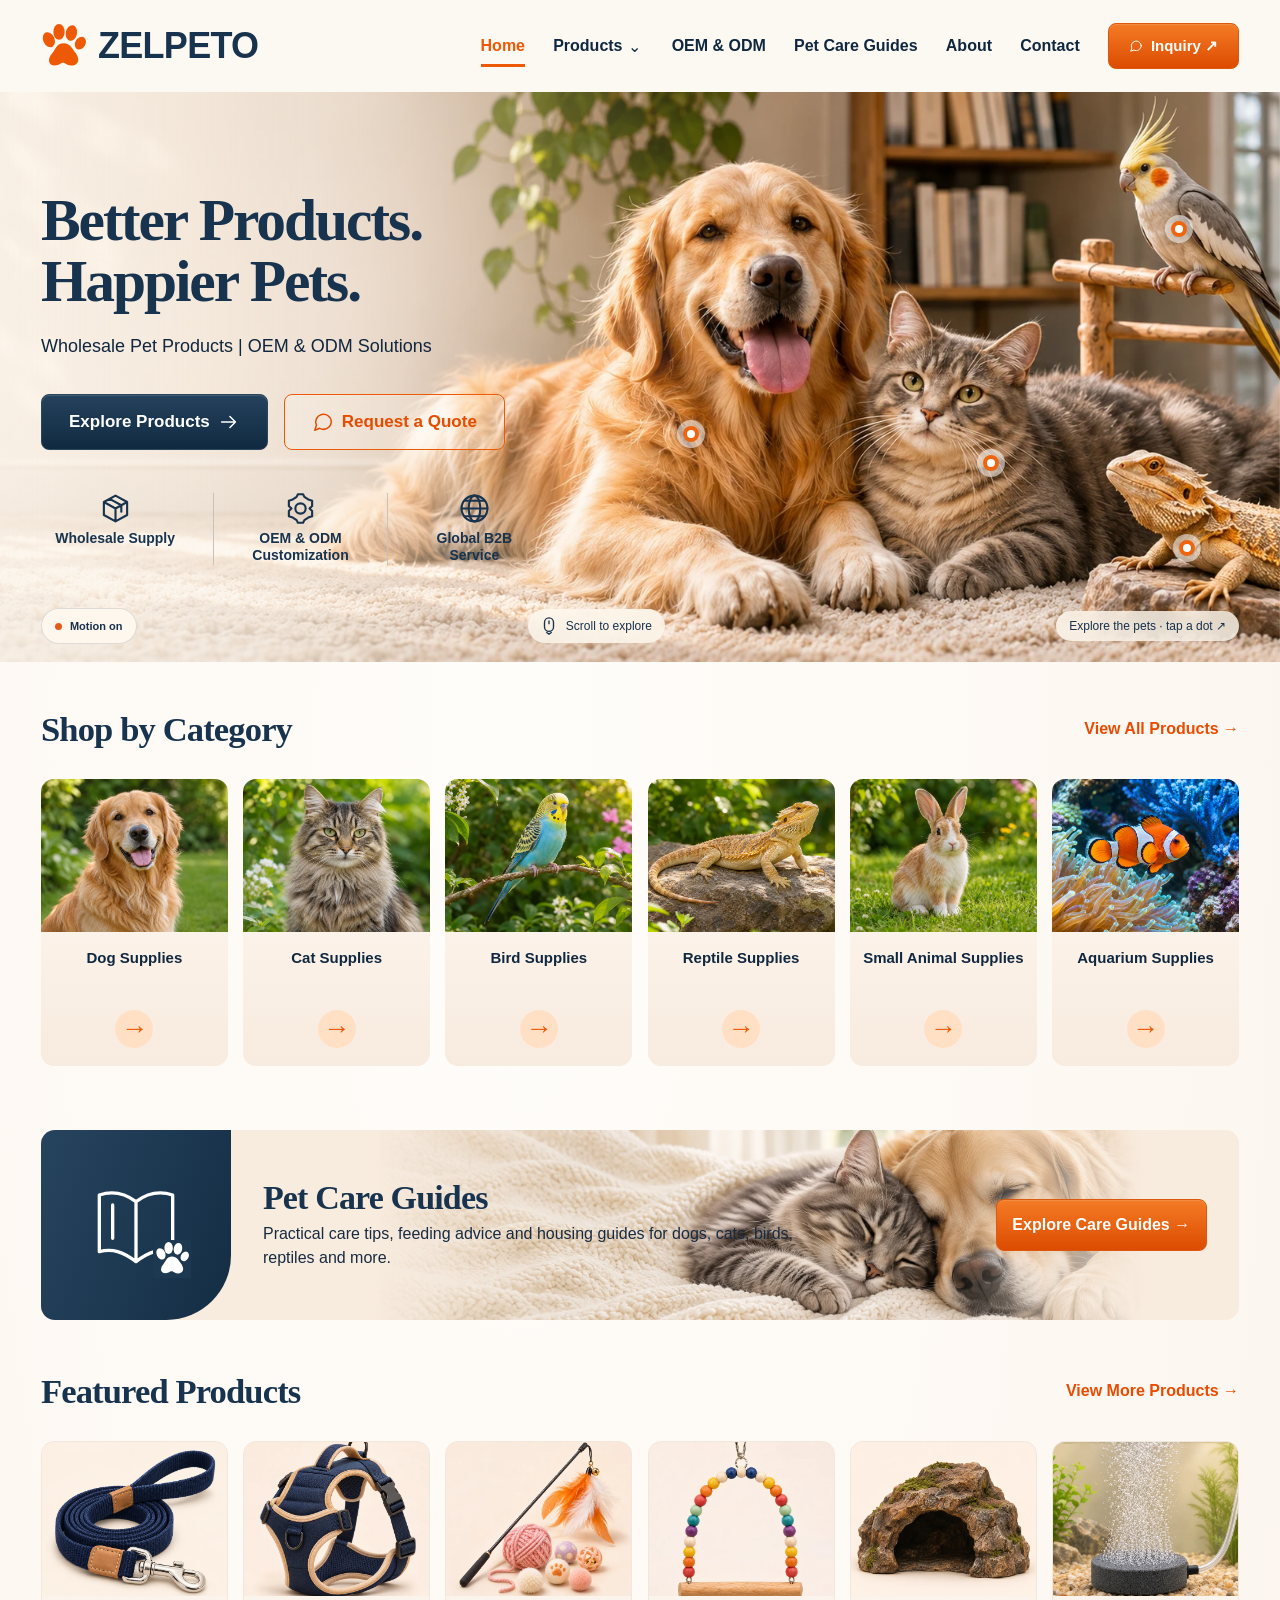
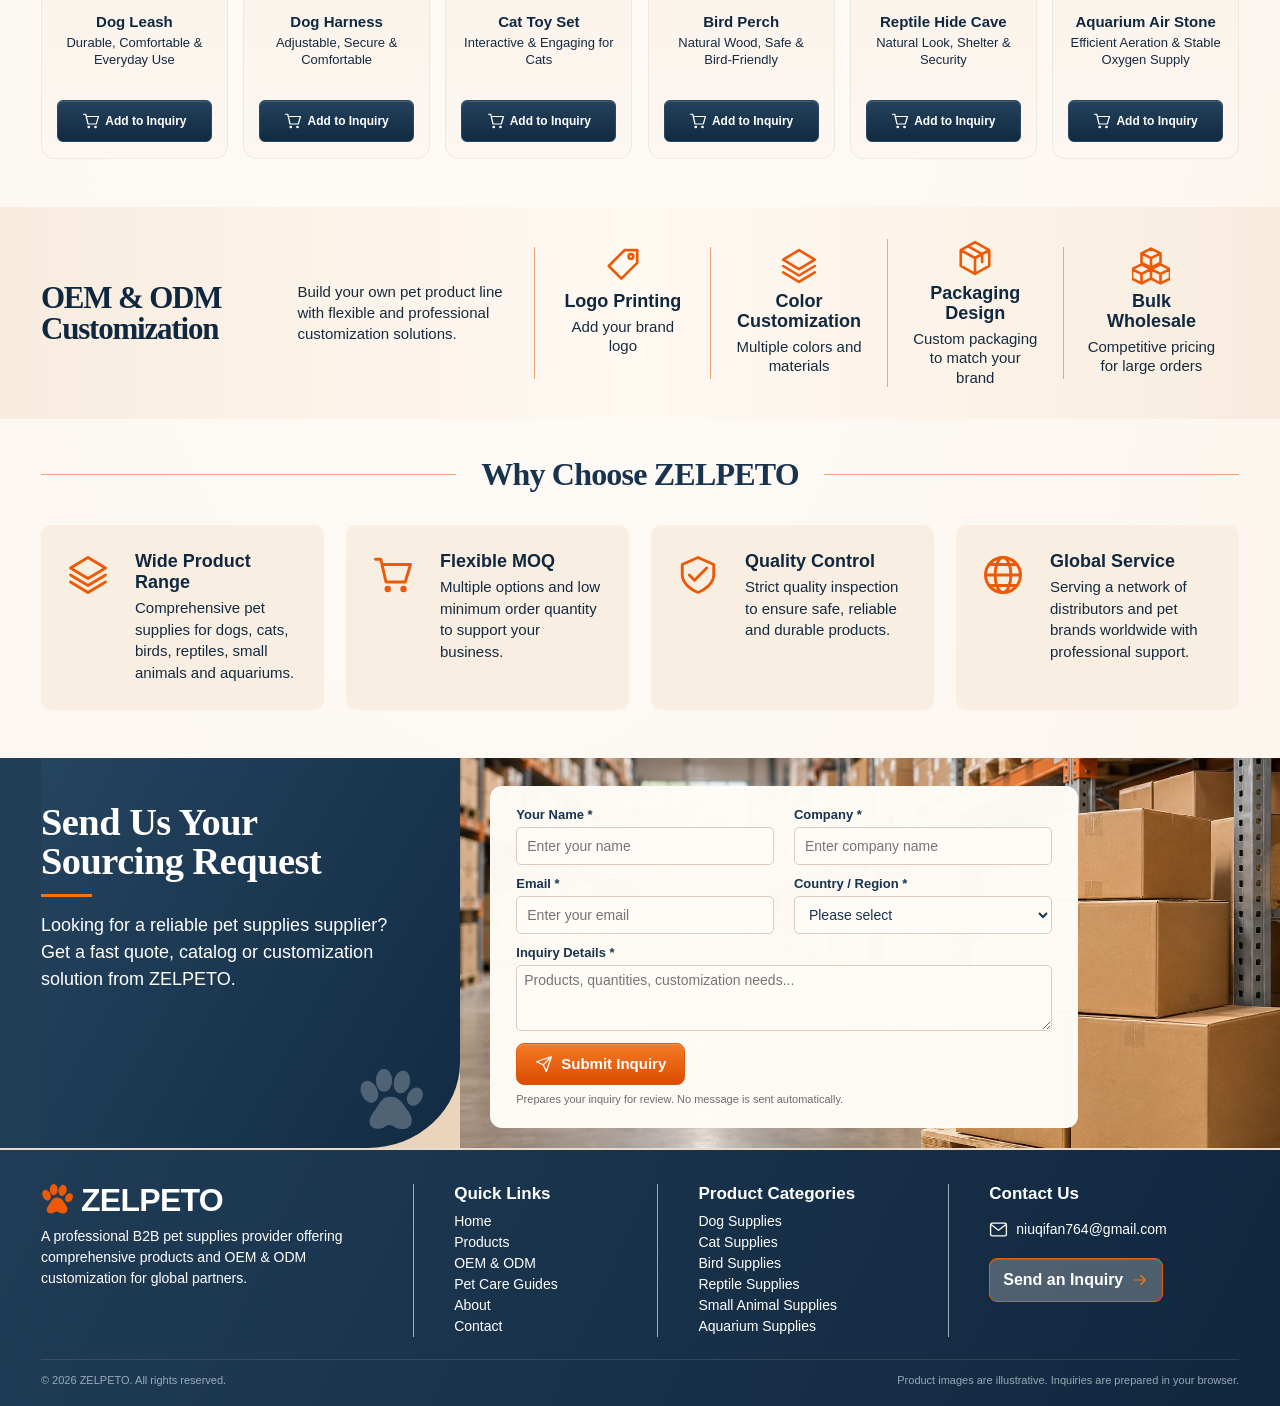
<file: motion-v1.html>
<!doctype html><html lang="en" translate="no"><head><meta name="google" content="notranslate"><meta charset="UTF-8"><meta name="viewport" content="width=device-width,initial-scale=1"><meta name="description" content="ZELPETO wholesale pet product sourcing: browse dog, cat, bird, reptile, small animal and aquarium product categories. Prepare an inquiry for custom sourcing."><meta name="theme-color" content="#19344f"><title>ZELPETO | Wholesale Pet Products & Sourcing</title><style>:root{--navy:#19344f;--navy2:#10283e;--orange:#d85b19;--orange2:#f2702b;--cream:#faf5ee;--paper:#fffefa;--sand:#f3e8dc;--line:#e9d9c9;--muted:#586473;--shadow:0 16px 35px rgba(31,39,50,.08)}*{box-sizing:border-box}html{scroll-behavior:smooth}body{margin:0;font-family:Inter,-apple-system,BlinkMacSystemFont,"Segoe UI",Arial,sans-serif;color:var(--navy2);background:var(--paper)}a{color:inherit;text-decoration:none}button,input,textarea,select{font:inherit}button{cursor:pointer}img{max-width:100%;display:block}.container{max-width:1240px;margin:auto;padding-inline:32px}.site-header{position:sticky;z-index:20;top:0;background:rgba(255,252,248,.96);border-bottom:1px solid #eadfd3;backdrop-filter:blur(16px)}.header-content{min-height:76px;display:flex;align-items:center;justify-content:space-between;gap:22px}.logo{display:inline-flex;align-items:center;gap:9px;font-weight:850;font-size:28px;letter-spacing:-1.2px;color:var(--navy)}.paw{font-size:30px;color:var(--orange);line-height:1}.nav{display:flex;align-items:center;gap:27px}.nav a{font-size:13px;font-weight:650;transition:color .15s}.nav a:hover,.nav a.active{color:var(--orange)}.btn{border:0;display:inline-flex;align-items:center;justify-content:center;gap:8px;min-height:44px;padding:12px 21px;border-radius:8px;font-size:13px;font-weight:750;transition:transform .18s,background .18s,color .18s}.btn:hover{transform:translateY(-2px)}.btn-primary{background:var(--navy);color:white}.btn-primary:hover{background:#295477}.btn-accent{background:var(--orange);color:white}.btn-accent:hover{background:#b9460d}.btn-outline{background:transparent;border:1.5px solid var(--orange);color:var(--orange)}.btn-outline:hover{background:#fff0e6}.btn-ghost{background:#f8ece1;color:var(--navy)}.menu-toggle{display:none;background:transparent;border:0;font-size:28px;color:var(--navy)}.hero{background:linear-gradient(110deg,#fff7ed 0%,#f8ecdf 48%,#ead9c7 100%);overflow:hidden}.hero-wrap{display:grid;grid-template-columns:48% 52%;min-height:480px;align-items:center}.hero-text{position:relative;z-index:1;padding-block:58px}.eyebrow{font-size:12px;font-weight:800;letter-spacing:1.8px;color:var(--orange);text-transform:uppercase}.hero h1,.title-serif,.section-heading,.page-head h1{font-family:Georgia,"Times New Roman",serif;font-weight:700;letter-spacing:-1.3px}.hero h1{font-size:clamp(42px,5vw,74px);line-height:1.06;margin:17px 0 18px;color:var(--navy)}.hero-lead{font-size:17px;line-height:1.55;margin:0 0 25px;color:#35455a}.hero-cta{display:flex;flex-wrap:wrap;gap:11px}.hero-photo{width:100%;height:480px;object-fit:cover;object-position:45% center;mask-image:linear-gradient(to right,transparent 0%,black 15%);-webkit-mask-image:linear-gradient(to right,transparent 0%,black 15%)}.trust-row{display:flex;gap:22px;margin-top:37px;font-size:12px;font-weight:700;color:var(--navy)}.trust-item{display:flex;align-items:center;gap:7px;border-right:1px solid #d7bdab;padding-right:18px}.trust-item:last-child{border:0}.trust-icon{font-size:21px}.section{padding-block:68px}.section-tight{padding-block:36px}.section-top{display:flex;justify-content:space-between;align-items:baseline;gap:14px;margin-bottom:27px}.section-heading{font-size:clamp(30px,3vw,42px);line-height:1.1;color:var(--navy);margin:0}.section-link{font-size:13px;color:var(--orange);font-weight:750;white-space:nowrap}.category-grid,.products-grid{display:grid;grid-template-columns:repeat(6,minmax(0,1fr));gap:15px}.category-card,.product-card{overflow:hidden;border-radius:11px;background:#fbf5ed;box-shadow:0 4px 17px rgba(28,38,52,.045);border:1px solid #f0e4d8}.category-card img{aspect-ratio:1.2;object-fit:cover;width:100%}.category-bottom{padding:13px 9px 15px;text-align:center}.category-bottom h3{font-size:13px;line-height:1.25;margin:0 0 13px}.circle-arrow{display:inline-flex;align-items:center;justify-content:center;width:32px;height:32px;border-radius:50%;background:#f3dcc4;color:var(--orange);font-weight:800}.category-card:hover img{filter:saturate(1.08)}.guides-banner{background:#f5ebdf;display:grid;grid-template-columns:120px minmax(240px,1fr) 230px 190px;align-items:center;overflow:hidden;border-radius:15px;min-height:150px}.guides-symbol{background:var(--navy);color:white;height:100%;display:flex;align-items:center;justify-content:center;font-size:58px}.guides-copy{padding:22px 30px}.guides-copy .section-heading{font-size:33px}.guides-copy p{margin:8px 0 0;font-size:14px;line-height:1.6;color:var(--muted)}.guides-photo{width:100%;height:150px;object-fit:cover;object-position:center}.guides-action{padding:12px}.guides-action .btn{width:100%;white-space:nowrap}.product-card{background:#fffaf4;display:flex;flex-direction:column}.product-card img{width:100%;aspect-ratio:1.12;object-fit:cover;background:#f4ece4}.product-body{padding:14px 10px 13px;display:flex;flex:1;flex-direction:column;text-align:center;align-items:center}.product-body h3{margin:0 0 6px;font-size:14px}.product-body p{font-size:12px;color:var(--muted);line-height:1.4;margin:0 0 14px;min-height:35px}.product-body .btn{font-size:11px;min-height:36px;padding:9px 11px;width:100%;margin-top:auto}.demo-label{font-size:10px;letter-spacing:1px;color:#976e50;text-transform:uppercase}.oem-band{background:#f7eade;padding:33px 0}.oem-layout{display:grid;grid-template-columns:1.5fr repeat(4,1fr);gap:22px;align-items:center}.oem-intro h2{font-family:Georgia,serif;font-size:31px;line-height:1.15;margin:0 0 8px}.oem-intro p{margin:0;color:var(--muted);font-size:12px;line-height:1.5}.oem-item{min-height:93px;text-align:center;border-left:1px solid #e6cbbb;padding:4px 10px}.oem-item .oem-icon{font-size:28px;color:var(--orange);display:block;margin-bottom:9px}.oem-item h3{font-size:13px;margin:0 0 6px}.oem-item p{margin:0;font-size:11px;color:var(--muted);line-height:1.5}.choose-grid{display:grid;grid-template-columns:repeat(4,1fr);gap:16px}.choose-card{background:#f9f2ea;border-radius:10px;padding:22px;min-height:138px}.choose-icon{color:var(--orange);font-size:27px}.choose-card h3{font-size:14px;margin:12px 0 6px}.choose-card p{font-size:12px;line-height:1.5;color:var(--muted);margin:0}.section-heading.center{text-align:center;margin-bottom:27px}.contact-panel{background:var(--navy);color:white;overflow:hidden}.contact-layout{display:grid;grid-template-columns:38% 1fr;align-items:center;min-height:330px;gap:30px}.contact-copy h2{font-family:Georgia,serif;font-size:clamp(30px,4vw,52px);line-height:1.1;margin:0 0 19px}.contact-copy p{line-height:1.7;color:#dce4ed;font-size:14px;max-width:380px}.contact-actions{display:flex;gap:10px;flex-wrap:wrap;margin-top:25px}.contact-image{height:330px;background:linear-gradient(90deg,var(--navy),transparent 20%),url('assets/15_warehouse_boxes-hd.webp') center/cover no-repeat;position:relative}.contact-image:after{content:"Sample brand imagery · not a real warehouse";position:absolute;bottom:14px;right:14px;background:rgba(16,40,62,.8);color:white;font-size:11px;padding:7px 10px;border-radius:6px}.site-footer{background:var(--navy2);color:white;padding:48px 0 22px}.footer-grid{display:grid;grid-template-columns:1.65fr 1fr 1fr 1fr;gap:38px}.footer-grid h3{font-size:14px;margin:0 0 15px}.footer-grid p,.footer-grid a{font-size:12px;color:#d8e2ee;line-height:1.9}.footer-grid a{display:block}.footer-grid a:hover{color:white;text-decoration:underline}.footer-bottom{margin-top:37px;padding-top:20px;border-top:1px solid rgba(255,255,255,.15);font-size:11px;color:#c5d1da;display:flex;justify-content:space-between;gap:20px}.page-head{background:#f7ede3;padding:60px 0 50px}.page-head h1{font-size:clamp(38px,5vw,58px);margin:8px 0 12px}.page-head p{font-size:15px;color:var(--muted);max-width:690px;line-height:1.65;margin:0}.pill-row{display:flex;flex-wrap:wrap;gap:8px;margin-bottom:24px}.pill{background:white;border:1px solid #e7d6c6;color:var(--navy);border-radius:60px;padding:11px 15px;font-size:13px;font-weight:650}.pill[aria-pressed="true"],.pill:hover{background:var(--navy);color:white;border-color:var(--navy)}.catalog-grid{display:grid;grid-template-columns:repeat(3,1fr);gap:22px}.catalog-grid .product-card img{aspect-ratio:1.45}.catalog-grid .product-body{padding:17px}.catalog-grid .product-body p{min-height:0}.catalog-grid .product-body .btn{max-width:225px}.empty{padding:50px;text-align:center;background:#faf3ec;border-radius:14px;color:var(--muted)}.guide-categories{display:grid;grid-template-columns:repeat(3,1fr);gap:22px}.guide-card{border:1px solid #e8d8c8;border-radius:13px;overflow:hidden;background:#fffcf8}.guide-card img{width:100%;aspect-ratio:1.75;object-fit:cover}.guide-card div{padding:21px}.guide-card h3{font-size:20px;margin:0 0 7px;color:var(--navy)}.guide-card p{font-size:13px;line-height:1.6;color:var(--muted);margin:0}.notice{background:#fff1e6;border-left:4px solid var(--orange);padding:17px 20px;border-radius:6px;color:#63432e;font-size:13px;line-height:1.7;margin-top:26px}.inquiry-layout{display:grid;grid-template-columns:1.12fr 1fr;gap:32px;align-items:start}.panel{background:#fffaf4;border:1px solid #eadbcc;border-radius:14px;padding:26px}.panel h2{margin:0 0 14px;font-size:22px}.cart-item{display:flex;align-items:center;gap:14px;border-bottom:1px solid #eadbcc;padding:15px 0}.cart-item img{width:74px;height:74px;object-fit:cover;border-radius:8px}.cart-item .info{flex:1}.cart-item h3{margin:0 0 6px;font-size:14px}.cart-item p{margin:0 0 8px;color:var(--muted);font-size:11px}.cart-item button{background:transparent;border:0;color:#a44c2a;font-size:12px;padding:0}.cart-item input{width:68px;border:1px solid #dfccbc;border-radius:6px;padding:8px}.form-grid{display:grid;grid-template-columns:1fr 1fr;gap:13px}.field{display:flex;flex-direction:column;gap:6px;margin-bottom:14px}.field label{font-size:12px;font-weight:700}.field input,.field textarea,.field select{border:1px solid #dfcbbd;border-radius:7px;background:white;padding:12px;width:100%;font-size:13px;color:var(--navy)}.field textarea{min-height:125px;resize:vertical}.help{font-size:12px;line-height:1.6;color:var(--muted)}.status{margin-top:15px;font-size:13px;min-height:20px}.modal-backdrop{position:fixed;z-index:40;inset:0;background:rgba(12,27,41,.65);padding:20px;display:flex;align-items:center;justify-content:center}.modal{background:white;border-radius:15px;width:min(670px,100%);max-height:90vh;overflow:auto;position:relative;display:grid;grid-template-columns:45% 55%}.modal>img{width:100%;height:100%;object-fit:cover}.modal-copy{padding:28px}.modal-copy h2{margin:6px 0;font-size:26px}.modal-copy p{font-size:13px;line-height:1.7;color:var(--muted)}.modal-close{position:absolute;top:10px;right:10px;border:0;background:white;border-radius:50%;font-size:24px;width:36px;height:36px;box-shadow:var(--shadow)}.floating-cart{position:fixed;right:22px;bottom:22px;z-index:12;box-shadow:var(--shadow)}.count{display:inline-flex;background:#fff;color:var(--orange);min-width:20px;height:20px;border-radius:20px;align-items:center;justify-content:center;font-size:11px;padding:0 4px}.sr-only{position:absolute;width:1px;height:1px;overflow:hidden;clip:rect(0,0,0,0)}
@media(max-width:1080px){.nav{gap:16px}.nav a{font-size:12px}.logo{font-size:24px}.category-grid,.products-grid{grid-template-columns:repeat(3,1fr)}.guides-banner{grid-template-columns:90px 1fr 170px}.guides-action{grid-column:2 / -1;padding:0 20px 18px;justify-self:start}.guides-photo{height:100%}.oem-layout{grid-template-columns:repeat(4,1fr)}.oem-intro{grid-column:1 / -1}.oem-item:first-of-type{border:0}}
@media(max-width:740px){.container{padding-inline:18px}.header-content{min-height:66px}.menu-toggle{display:block}.nav{display:none;position:absolute;left:0;right:0;top:66px;flex-direction:column;align-items:stretch;gap:0;background:#fffaf5;padding:12px 18px 20px;box-shadow:0 15px 25px #0001}.nav.open{display:flex}.nav a{padding:12px;font-size:14px}.nav .btn{margin-top:9px}.hero-wrap{grid-template-columns:1fr}.hero-text{padding-block:37px 22px}.hero h1{font-size:44px}.hero-lead{font-size:14px}.hero-photo{height:270px;mask-image:none;-webkit-mask-image:none;object-position:center}.trust-row{gap:8px;justify-content:space-between;margin-top:25px;font-size:10px}.trust-item{padding-right:8px;gap:4px}.trust-icon{font-size:15px}.section{padding-block:43px}.section-heading{font-size:30px}.section-top{align-items:center}.section-link{font-size:11px}.category-grid,.products-grid{grid-template-columns:repeat(2,1fr);gap:10px}.category-card img{aspect-ratio:1.25}.guides-banner{grid-template-columns:66px 1fr;min-height:0}.guides-symbol{font-size:34px}.guides-copy{padding:19px}.guides-copy .section-heading{font-size:25px}.guides-copy p{font-size:12px}.guides-photo{display:none}.guides-action{grid-column:2;padding:0 18px 18px}.product-body .btn{font-size:10px}.oem-layout{grid-template-columns:repeat(2,1fr);gap:14px}.oem-item{border-left:0;border-top:1px solid #e6cbbb;padding-top:14px}.choose-grid{grid-template-columns:repeat(2,1fr);gap:9px}.choose-card{padding:16px}.contact-layout{grid-template-columns:1fr;gap:0;padding-top:32px}.contact-image{height:190px;margin-inline:-18px}.footer-grid{grid-template-columns:repeat(2,1fr);gap:25px}.footer-grid>div:first-child{grid-column:1/-1}.footer-bottom{display:block}.catalog-grid,.guide-categories,.inquiry-layout{grid-template-columns:1fr}.page-head{padding:42px 0}.form-grid{grid-template-columns:1fr}.modal{grid-template-columns:1fr;max-width:450px}.modal>img{height:220px}.modal-copy{padding:20px}.floating-cart{bottom:15px;right:15px}}

/* ZELPETO approved navy / cream / orange design refinements */
:root{--navy:#17314e;--navy2:#112840;--orange:#e65a19;--cream:#fbf4ec;--paper:#fffcf8}
.hero{background:linear-gradient(100deg,#fff9f2 0%,#f9f0e7 53%,#e9d9c9 100%)}
.hero-wrap{min-height:440px;grid-template-columns:44% 56%}
.hero-photo{height:440px;object-position:center center;mask-image:linear-gradient(to right,transparent 0%,black 8%);-webkit-mask-image:linear-gradient(to right,transparent 0%,black 8%)}
.hero-text{padding-block:47px}
.section{padding-block:55px}
.section-tight{padding-block:20px}
.category-card img{aspect-ratio:1.22}
.guides-banner{grid-template-columns:100px minmax(230px,1fr) 300px 210px;min-height:130px}
.guides-photo{height:130px}
.guides-symbol{font-size:47px}
.product-card img{aspect-ratio:1.25}
.contact-layout{min-height:370px;grid-template-columns:38% 62%;gap:0}
.contact-image{height:370px}
.contact-form-preview{background:rgba(255,252,247,.98);border-radius:13px;padding:20px 22px;box-shadow:0 8px 30px #0002;color:var(--navy);max-width:480px;position:relative;z-index:1;margin:0 auto}
.contact-form-preview .field{margin-bottom:10px}.contact-form-preview .field input,.contact-form-preview .field textarea{padding:9px}.contact-form-preview .field textarea{min-height:60px}
.contact-form-preview .btn{width:100%}
.contact-right{height:370px;position:relative;display:grid;align-items:center;padding:22px 24px;background:linear-gradient(90deg,rgba(23,49,78,.09),rgba(23,49,78,.01)),url('assets/15_warehouse_boxes-hd.webp') right center/cover no-repeat}
.photo-note{font-size:10px;color:#6d6d6d;margin:10px 0 0}
@media(max-width:1080px){.guides-banner{grid-template-columns:75px 1fr 175px}.guides-photo{height:100%}.guides-action{grid-column:2/-1}.hero-wrap{grid-template-columns:46% 54%}}
@media(max-width:740px){.hero-wrap{grid-template-columns:1fr}.hero-photo{height:260px;mask-image:none;-webkit-mask-image:none}.section{padding-block:42px}.guides-banner{grid-template-columns:66px 1fr}.guides-photo{display:none}.contact-layout{grid-template-columns:1fr}.contact-right{height:auto;padding:22px 18px 28px;margin-inline:-18px}.contact-form-preview{max-width:none;margin:0;width:100%}}

/* Layout matched to the supplied 941 x 1672 design; fluid up to 1240px. */
:root{--navy:#18334e;--navy2:#10283f;--orange:#ed5905;--paper:#fcf8f3;--muted:#243346}
html{scroll-padding-top:74px}body{background:radial-gradient(ellipse at 40% 25%,#fffdfa,#fbf4ec);font-family:Arial,Helvetica,sans-serif}.container{max-width:1240px;padding-inline:44px}a,button{-webkit-tap-highlight-color:transparent}a:focus-visible,button:focus-visible{outline:3px solid #ef8e40;outline-offset:4px}.icon{width:22px;height:22px;flex-shrink:0;vertical-align:middle}.paw-icon{width:44px;height:44px;color:var(--orange);flex-shrink:0}.site-header{background:rgba(252,248,242,.98);border:0}.header-content{min-height:64px;gap:24px}.logo{font-size:35px;font-weight:850;letter-spacing:-.7px;gap:12px}.nav{gap:30px}.nav>a:not(.btn),.nav-products>a{position:relative;font-size:14px;font-weight:600;padding:22px 0}.nav a.active:after{content:'';position:absolute;bottom:12px;left:0;right:0;height:3px;background:var(--orange)}.nav-products{display:flex;align-items:center;position:relative;gap:2px}.category-toggle{border:0;background:none;color:var(--navy2);padding:8px 3px}.nav-categories{position:absolute;top:100%;left:-16px;min-width:200px;background:#fffcf8;border:1px solid #ecd9c9;box-shadow:0 10px 25px #132d4820;border-radius:8px;padding:8px;z-index:30}.nav-categories:not([hidden]){display:grid}.nav-categories a{padding:11px;font-size:13px}.nav-categories a:hover{background:#faeadc}.btn{min-height:46px;padding:11px 23px;border-radius:8px;gap:8px;font-size:14px;font-weight:600;border:1px solid transparent;box-shadow:inset 0 1px 1px #ffffff26}.btn-primary{background:linear-gradient(#25425d,#102a40);border-color:#29465d}.btn-accent{background:linear-gradient(#f47b26,#dc4c00);border-color:#db580d;color:white}.btn-outline{border:1.5px solid var(--orange);color:#e64c00;background:#fffaf340}.btn .icon{width:18px;height:18px}.nav .btn{min-height:39px;padding:9px 13px;font-size:13px;color:white}.nav .btn .icon{width:14px;height:14px}.count:empty,.count[data-empty]{display:none}.hero{position:relative;background:#f7eee3}.hero-wrap{display:flex;position:relative;min-height:445px;max-width:1240px;isolation:isolate}.hero-text{width:49%;padding:59px 17px 45px;z-index:2}.hero .eyebrow{display:none}.hero h1{font-size:60px;line-height:.98;letter-spacing:-1.7px;margin:0 0 16px;white-space:nowrap}.hero-lead{font-size:19px;line-height:1.3;color:#10263e;margin:0 0 27px;white-space:nowrap}.hero-cta{gap:12px;flex-wrap:nowrap}.hero-photo{position:absolute;inset:0 0 0 auto;width:76%;height:100%;object-fit:cover;object-position:center;z-index:-1;mask-image:linear-gradient(to right,transparent,black 26%);-webkit-mask-image:linear-gradient(to right,transparent,black 26%)}.hero:after{content:'';position:absolute;inset:0;pointer-events:none;background:linear-gradient(90deg,#fff9f3 0%,#fff9f300 48%)}.trust-row{margin-top:38px;width:420px;max-width:100%;gap:0}.trust-item{width:33.333%;padding:0 16px;flex-direction:column;text-align:center;gap:6px;font-size:12px;line-height:1.12;justify-content:flex-start;border-color:#c5c3c1}.trust-item:first-child{padding-left:0}.trust-icon .icon{width:28px;height:28px}.section{padding-block:27px}.section-heading{font-size:37px;line-height:1.12;letter-spacing:-1px}.section-top{margin-bottom:23px;align-items:center}.section-link{font-size:14px;color:#e94b00;font-weight:600;display:inline-flex;align-items:center;gap:6px}.category-grid,.products-grid{grid-template-columns:repeat(6,minmax(0,1fr));gap:12px}.category-card{background:linear-gradient(#fffaf4,#f8ebdf);border:0;box-shadow:none;border-radius:11px}.category-card img{aspect-ratio:1.25;object-fit:cover}.category-bottom{padding:11px 8px 13px}.category-bottom h3{font-size:15px;line-height:1.12;min-height:34px;margin:0 0 6px;display:flex;align-items:flex-start;justify-content:center}.circle-arrow{width:32px;height:32px;background:#ffe0c5;font-size:24px;font-weight:400}.section-tight{padding-block:12px}.guides-banner{position:relative;isolation:isolate;display:grid;grid-template-columns:145px 1fr 260px;min-height:134px;border-radius:14px;background:#f8ecdf}.guides-symbol{grid-column:1;height:134px;position:relative;background:linear-gradient(110deg,#27445e,#142d45);border-radius:0 0 34% 0}.guides-symbol .icon{width:64px;height:64px;stroke-width:1}.guides-copy{grid-column:2;padding:18px 18px}.guides-copy .section-heading{font-size:37px}.guides-copy p{font-size:13px;line-height:1.45;max-width:380px;margin-top:5px;color:#172a40}.guides-photo{position:absolute;z-index:-1;right:80px;top:0;width:55%;height:100%;object-fit:cover;mask-image:linear-gradient(90deg,transparent,#000 25%,#000 75%,transparent);-webkit-mask-image:linear-gradient(90deg,transparent,#000 25%,#000 75%,transparent)}.guides-action{grid-column:3;padding:0 24px 0 12px;justify-self:stretch}.guides-action .btn{font-size:14px;white-space:nowrap}.product-card{background:linear-gradient(#faf1e8,#fcf7f1);border:1px solid #f2e7dd;border-radius:9px;box-shadow:none}.product-image{border:0;background:none;padding:0;display:block;width:100%;cursor:pointer;overflow:hidden}.product-image img{aspect-ratio:1.2;object-fit:cover;transition:transform .2s}.product-image:hover img{transform:scale(1.04)}.product-body{padding:9px 12px 11px}.product-body h3{font-size:15px;line-height:1.15;margin:0 0 4px;white-space:nowrap}.product-body p{font-size:12px;line-height:1.25;margin:0 0 13px;min-height:30px;color:#152a40}.product-body .btn{min-height:30px;padding:5px 7px;border-radius:6px;font-size:12px;gap:5px;white-space:nowrap}.product-body .btn .icon{width:15px;height:15px}#featured{padding-top:15px;padding-bottom:26px}#featured>.container>.help{display:none}.oem-band{padding:21px 0;background:linear-gradient(90deg,#f8ecdf,#fff9f2,#f8ecdf)}.oem-layout{grid-template-columns:2.9fr repeat(4,1fr);gap:0}.oem-intro{display:grid;grid-template-columns:1.1fr 1fr;gap:18px;align-items:center;padding-right:20px}.oem-intro h2{font-size:33px;margin:0;letter-spacing:-1.2px;line-height:1}.oem-intro p{font-size:12px;line-height:1.4;color:#162a3f}.oem-item{padding:0 14px;min-height:96px;border-left:1px solid #eea47d}.oem-item .oem-icon{margin-bottom:7px}.oem-icon .icon{width:31px;height:31px}.oem-item h3{font-size:14px;line-height:1.1;margin-bottom:5px}.oem-item p{font-size:12px;line-height:1.3;color:#172b3e}#why{padding-block:24px}.section-heading.center{display:flex;align-items:center;gap:25px;font-size:35px;margin-bottom:22px;white-space:nowrap}.section-heading.center:before,.section-heading.center:after{content:'';flex:1;height:1px;background:#efa477}.choose-grid{gap:14px}.choose-card{display:grid;grid-template-columns:42px 1fr;column-gap:15px;align-content:start;padding:16px 18px;min-height:100px;background:#f9eee2}.choose-icon{grid-column:1;grid-row:1/3;padding-top:3px}.choose-icon .icon{width:35px;height:35px}.choose-card h3{font-size:14px;margin:0 0 4px}.choose-card p{font-size:12px;line-height:1.25;color:#142a40}.contact-panel{position:relative;background:#ead4bc}.contact-layout{grid-template-columns:36% 64%;min-height:270px;gap:0;position:relative}.contact-copy{align-self:stretch;position:relative;z-index:1;padding:32px 24px 28px 8px;background:linear-gradient(120deg,#25445f,#122b43);border-radius:0 0 22% 0}.contact-copy:before{content:'';position:absolute;right:100%;top:0;bottom:0;width:50vw;background:#223e57}.contact-copy h2{font-size:37px;line-height:1.02;letter-spacing:-.5px;margin:0 0 15px}.contact-copy h2:after{content:'';display:block;width:51px;height:3px;background:#f7740c;margin-top:13px}.contact-copy p{font-size:14px;line-height:1.3;margin:0;max-width:310px;color:white}.contact-copy>.help{display:none}.contact-copy>.paw-icon{position:absolute;right:37px;bottom:14px;width:65px;height:65px;opacity:.25;color:#fff}.contact-right{height:270px;padding:18px 24% 18px 20px;margin-right:-44px;background-position:center;background-size:cover}.contact-form-preview{width:100%;max-width:none;padding:13px 20px 10px;margin:0;border-radius:12px;box-shadow:none}.contact-form-preview .form-grid{gap:20px}.contact-form-preview .field{gap:3px;margin:0 0 7px}.contact-form-preview .field label{font-size:11px;line-height:1}.contact-form-preview .field input,.contact-form-preview .field select{height:28px;padding:4px 7px;border-radius:5px;font-size:11px;background:#fffcf8}.contact-form-preview .field textarea{height:42px;min-height:42px;padding:6px 7px;font-size:11px;border-radius:5px;background:#fffcf8}.contact-form-preview .btn{width:auto;min-height:34px;padding:7px 18px;font-size:13px}.contact-form-preview .photo-note{font-size:9px;margin:5px 0 0;line-height:1.2}.site-footer{padding:20px 0 12px;background:linear-gradient(115deg,#203c56,#10273e);border-top:2px solid #e7dbcb}.footer-grid{grid-template-columns:1.6fr 1.05fr 1.25fr 1.25fr;gap:0}.footer-grid>div{padding:0 25px;border-left:1px solid #9eacb9}.footer-grid>div:first-child{padding-left:14px;border-left:0;padding-right:40px}.footer-grid .logo{display:flex;font-size:27px;font-weight:850;color:white;line-height:1;gap:8px;margin-bottom:10px}.footer-grid .paw-icon{width:32px;height:32px}.footer-grid h3{font-size:14px;margin:0 0 7px}.footer-grid p,.footer-grid a{font-size:12px;line-height:1.25;color:#fff}.footer-grid p{margin:0;max-width:265px}.footer-grid .email-link{display:flex;gap:8px;align-items:center;margin:15px 0 18px;white-space:nowrap}.footer-grid .email-link .icon{width:19px;height:19px}.footer-grid .btn{display:inline-flex;color:white;min-height:38px;padding:7px 13px;font-size:14px;white-space:nowrap}.footer-grid .btn .icon{color:#f67513}.footer-bottom{margin-top:15px;padding-top:10px;font-size:9px;opacity:.75}.floating-cart{display:none}.catalog-grid .product-body h3{font-size:19px}.catalog-grid .product-body .btn{min-height:38px;font-size:14px}
@media(min-width:741px) and (max-width:1100px){.container{padding-inline:34px}.header-content{min-height:50px}.logo{font-size:28px;gap:8px}.paw-icon{width:35px;height:35px}.nav{gap:23px}.nav>a:not(.btn),.nav-products>a{font-size:12px;padding:17px 0}.nav a.active:after{bottom:8px}.nav .btn{font-size:12px;min-height:32px;padding:6px 11px}.hero-wrap{min-height:340px}.hero-text{padding:48px 15px 31px;width:49%}.hero h1{font-size:47px}.hero-lead{font-size:15px;margin-bottom:22px}.hero-cta .btn{font-size:12px;padding:9px 19px;min-height:37px}.trust-row{margin-top:29px;width:330px}.trust-item{font-size:10px;padding:0 14px}.trust-icon .icon{width:23px;height:23px}.section{padding-block:22px}.section-heading{font-size:30px}.section-top{margin-bottom:18px}.section-link{font-size:12px}.category-grid,.products-grid{grid-template-columns:repeat(6,minmax(0,1fr));gap:9px}.category-bottom h3{font-size:12px;min-height:27px}.category-bottom{padding:9px 6px 10px}.circle-arrow{width:27px;height:27px;font-size:21px}.guides-banner{grid-template-columns:115px 1fr 205px;min-height:104px}.guides-symbol{height:104px}.guides-symbol .icon{width:51px;height:51px}.guides-copy{padding:14px}.guides-copy .section-heading{font-size:30px}.guides-copy p{font-size:11px;max-width:290px}.guides-photo{display:block;right:55px;height:100%}.guides-action{grid-column:3;padding:0 20px 0 10px;justify-self:stretch}.guides-action .btn{font-size:12px;min-height:36px;padding:8px 13px}.product-body{padding:8px 10px 9px}.product-body h3{font-size:12px}.product-body p{font-size:10px;min-height:27px;margin-bottom:9px}.product-body .btn{font-size:10px;min-height:25px;padding:4px}.product-body .btn .icon{width:12px;height:12px}.oem-layout{grid-template-columns:2.9fr repeat(4,1fr)}.oem-intro{grid-column:auto;gap:12px;padding-right:16px}.oem-intro h2{font-size:27px}.oem-intro p{font-size:10px}.oem-item{padding:0 10px;min-height:79px}.oem-item h3{font-size:12px}.oem-item p{font-size:10px}.oem-icon .icon{width:26px;height:26px}.section-heading.center{font-size:29px;margin-bottom:18px}.choose-card{grid-template-columns:34px 1fr;padding:13px 15px;column-gap:12px;min-height:78px}.choose-icon .icon{width:29px;height:29px}.choose-card h3{font-size:12px}.choose-card p{font-size:10px}.contact-layout{min-height:210px}.contact-copy{padding:26px 18px 20px 7px}.contact-copy h2{font-size:29px}.contact-copy p{font-size:12px}.contact-right{height:210px;margin-right:-34px;padding:13px 24% 12px 16px}.contact-form-preview{padding:10px 16px 8px}.contact-form-preview .field label{font-size:9px}.contact-form-preview .field input,.contact-form-preview .field select{font-size:9px;height:22px}.contact-form-preview .field textarea{font-size:9px;min-height:32px;height:32px}.contact-form-preview .field{margin-bottom:5px}.contact-form-preview .btn{font-size:11px;min-height:27px;padding:5px 14px}.contact-form-preview .photo-note{font-size:8px}.footer-grid>div{padding-inline:20px}.footer-grid>div:first-child{padding-right:30px;padding-left:10px}.footer-grid .logo{font-size:23px}.footer-grid .paw-icon{width:27px;height:27px}.footer-grid h3{font-size:12px}.footer-grid p,.footer-grid a{font-size:10px}.footer-grid .btn{font-size:12px;min-height:32px;padding:6px 10px}.footer-grid .email-link{gap:6px;margin:12px 0 15px}.footer-bottom{font-size:8px}}
@media(max-width:740px){html{scroll-padding-top:64px}.container{padding-inline:20px}.header-content{min-height:62px}.logo{font-size:27px}.paw-icon{width:34px;height:34px}.menu-toggle{display:block}.nav{top:62px;padding:12px 20px;gap:0}.nav>a:not(.btn),.nav-products>a{font-size:14px;padding:13px 5px}.nav a.active:after{display:none}.nav-products{flex-wrap:wrap}.category-toggle{padding:12px}.nav-categories{position:static;width:100%;box-shadow:none}.hero-wrap{min-height:590px;display:block}.hero-text{width:100%;padding:32px 0 0}.hero h1{font-size:44px;white-space:normal}.hero-lead{font-size:14px;white-space:normal}.hero-photo{inset:auto 0 0;width:100%;height:300px;mask-image:linear-gradient(#0000,#000 20%);-webkit-mask-image:linear-gradient(#0000,#000 20%);object-position:center}.hero:after{display:none}.hero-cta{flex-wrap:wrap;gap:9px}.hero-cta .btn{font-size:12px;min-height:40px;padding:9px 15px}.trust-row{width:340px;margin-top:25px}.trust-item{font-size:10px;padding-inline:12px}.trust-icon .icon{width:23px;height:23px}.section{padding-block:25px}.section-heading{font-size:28px}.section-link{font-size:10px;gap:3px}.section-top{gap:10px;margin-bottom:18px}.category-grid,.products-grid{grid-template-columns:repeat(2,minmax(0,1fr));gap:12px}.category-bottom h3{font-size:13px;min-height:17px}.category-bottom{padding:10px}.guides-banner{grid-template-columns:65px 1fr;min-height:150px}.guides-symbol{grid-column:1;grid-row:1/3;height:100%}.guides-symbol .icon{width:39px;height:39px}.guides-copy{padding:15px 15px 8px}.guides-copy .section-heading{font-size:26px}.guides-copy p{font-size:11px}.guides-photo{display:none}.guides-action{grid-column:2;padding:0 15px 15px;justify-self:start}.guides-action .btn{font-size:12px;min-height:34px;padding:8px 12px}.product-body h3{font-size:13px;white-space:normal}.product-body p{font-size:11px}.product-body .btn{font-size:11px;min-height:33px}.oem-layout{grid-template-columns:repeat(2,minmax(0,1fr));gap:20px 0}.oem-intro{grid-column:1/-1;grid-template-columns:1fr 1fr;padding:0;gap:15px}.oem-intro h2{font-size:28px}.oem-intro p{font-size:11px}.oem-item{border-top:0;border-left:1px solid #eea47d;min-height:90px}.oem-item:nth-child(even){border-left:0}.section-heading.center{font-size:26px;gap:10px;white-space:normal}.choose-grid{grid-template-columns:1fr 1fr;gap:10px}.choose-card{padding:14px 12px;grid-template-columns:1fr;gap:0;min-height:150px}.choose-icon{grid-row:auto;grid-column:auto;margin-bottom:10px}.choose-card h3{font-size:13px}.choose-card p{font-size:11px}.contact-layout{display:block;padding-top:0}.contact-copy{padding:28px 5px}.contact-copy h2{font-size:34px}.contact-copy p{font-size:13px}.contact-copy:after{content:'';position:absolute;left:100%;top:0;bottom:0;width:20px;background:#172f47}.contact-copy>.paw-icon{right:10px}.contact-right{height:auto;margin-inline:-20px;padding:22px 20px;background-position:right}.contact-form-preview{padding:18px}.contact-form-preview .form-grid{grid-template-columns:1fr 1fr;gap:12px}.contact-form-preview .field{margin-bottom:12px;gap:5px}.contact-form-preview .field label{font-size:11px}.contact-form-preview .field input,.contact-form-preview .field select{height:36px;font-size:12px}.contact-form-preview .field textarea{min-height:70px;font-size:12px}.contact-form-preview .btn{min-height:39px}.contact-form-preview .photo-note{font-size:10px;margin-top:8px}.footer-grid{grid-template-columns:1fr 1fr;gap:24px 14px}.footer-grid>div{padding:0;border:0}.footer-grid>div:first-child{grid-column:1/-1;padding:0}.footer-grid>div:last-child{grid-column:1/-1}.footer-grid .logo{font-size:26px}.footer-grid p,.footer-grid a{font-size:12px;line-height:1.5}.footer-grid h3{font-size:14px}.footer-grid .email-link{margin:10px 0 12px}.footer-bottom{font-size:10px;line-height:1.5;display:grid;gap:6px}.catalog-grid{grid-template-columns:1fr}.catalog-grid .product-body h3{font-size:19px}}
.hero:after{display:none}.hero-photo{width:64%}.trust-item{display:block}.trust-icon{display:block;margin-bottom:6px}.guides-symbol{position:relative}.guides-symbol .paw-icon{position:absolute;width:30px;height:30px;color:white;right:25px;bottom:27px;background:#1d3851;padding:2px}@media(min-width:741px) and (max-width:1100px){.hero-text{padding-top:44px;padding-bottom:27px}#categories{padding-block:13px}#featured{padding-top:12px;padding-bottom:13px}.oem-band{padding-block:7px}#why{padding-block:12px}.choose-card{padding:10px 12px;column-gap:9px}.site-footer{padding-top:14px;padding-bottom:8px}.footer-bottom{margin-top:6px;padding-top:5px;font-size:8px}.guides-symbol .paw-icon{width:25px;height:25px;right:21px;bottom:20px}}@media(max-width:740px){.hero-photo{width:100%}.guides-symbol .paw-icon{width:22px;height:22px;right:7px;bottom:45px}}</style><link rel="stylesheet" href="wide.css?v=3"><link rel="preload" as="image" href="assets/01_hero_animals-hd.webp" fetchpriority="high"><link rel="stylesheet" href="hero-motion.css"><script src="hero-motion.js" defer></script></head><body data-page="home"><div id="app"></div><script>/* Customize this before publishing. Empty email means no email sending is advertised. */
window.ZELPETO_CONFIG = {
  companyEmail: "",
  companyName: "ZELPETO"
};

window.ZELPETO_CATEGORIES = [
  { id:"dog", name:"Dog Supplies", img:"02_category_dog.png", subtitle:"Everyday essentials for dogs" },
  { id:"cat", name:"Cat Supplies", img:"03_category_cat.png", subtitle:"Play, rest and care for cats" },
  { id:"bird", name:"Bird Supplies", img:"04_category_bird.png", subtitle:"Enrichment and habitat accessories" },
  { id:"reptile", name:"Reptile Supplies", img:"05_category_reptile.png", subtitle:"Reptile habitat essentials" },
  { id:"small", name:"Small Animal Supplies", img:"06_category_small_animal.png", subtitle:"Accessories for smaller companions" },
  { id:"aquarium", name:"Aquarium Supplies", img:"07_category_aquarium.png", subtitle:"Aquarium equipment and décor" }
];
window.ZELPETO_PRODUCTS = [
  { id:"demo-dog-leash", name:"Dog Leash", category:"dog", image:"09_product_dog_leash.png", subtitle:"Durable, Comfortable & Everyday Use", detail:"A sample leash listing showcasing the product catalog format. Materials, available lengths and order quantity are confirmed during sourcing." },
  { id:"demo-dog-harness", name:"Dog Harness", category:"dog", image:"10_product_dog_harness.png", subtitle:"Adjustable, Secure & Comfortable", detail:"A sample harness listing. Confirm sizes, materials and customization options before placing any purchase order." },
  { id:"demo-cat-toy", name:"Cat Toy Set", category:"cat", image:"11_product_cat_toy_set.png", subtitle:"Interactive & Engaging for Cats", detail:"A sample cat play set listing. Product components, packaging and MOQ require supplier confirmation." },
  { id:"demo-bird-perch", name:"Bird Perch", category:"bird", image:"12_product_bird_perch.png", subtitle:"Natural Wood, Safe & Bird-Friendly", detail:"A sample bird accessory listing. Check suitability, dimensions and materials for each bird species." },
  { id:"demo-reptile-hide", name:"Reptile Hide Cave", category:"reptile", image:"13_product_reptile_hide_cave.png", subtitle:"Natural Look, Shelter & Security", detail:"A sample reptile shelter listing. Final specifications should be matched to the species and enclosure." },
  { id:"demo-air-stone", name:"Aquarium Air Stone", category:"aquarium", image:"14_product_aquarium_air_stone.png", subtitle:"Efficient Aeration & Stable Oxygen Supply", detail:"A sample aquarium accessory listing. Review pump compatibility, product size and material specifications." }
];

window.ZELPETO_EMBEDDED_IMAGES={"01_hero_animals.png":"assets/01_hero_animals-hd.webp","02_category_dog.png":"assets/02_category_dog-hd.webp","03_category_cat.png":"assets/03_category_cat-hd.webp","04_category_bird.png":"assets/04_category_bird-hd.webp","05_category_reptile.png":"assets/05_category_reptile-hd.webp","06_category_small_animal.png":"assets/06_category_small_animal-hd.webp","07_category_aquarium.png":"assets/07_category_aquarium-hd.webp","08_guides_banner_animals.png":"assets/08_guides_banner_animals-hd.webp","09_product_dog_leash.png":"assets/09_product_dog_leash-hd.webp","10_product_dog_harness.png":"assets/10_product_dog_harness-hd.webp","11_product_cat_toy_set.png":"assets/11_product_cat_toy_set-hd.webp","12_product_bird_perch.png":"assets/12_product_bird_perch-hd.webp","13_product_reptile_hide_cave.png":"assets/13_product_reptile_hide_cave-hd.webp","14_product_aquarium_air_stone.png":"assets/14_product_aquarium_air_stone-hd.webp","15_warehouse_boxes.png":"assets/15_warehouse_boxes-hd.webp"};
(function(){
  'use strict';
  const categories=window.ZELPETO_CATEGORIES||[];
  const products=window.ZELPETO_PRODUCTS||[];
  const cfg=window.ZELPETO_CONFIG||{};
  const img=n=>window.ZELPETO_EMBEDDED_IMAGES[n]||'';
  const byId=id=>document.getElementById(id);
  const textSafe=s=>String(s).replace(/[&<>"']/g,c=>({'&':'&amp;','<':'&lt;','>':'&gt;','"':'&quot;',"'":'&#39;'}[c]));
  const getCart=()=>{try{const v=JSON.parse(localStorage.getItem('zelpeto_inquiry_cart')||JSON.stringify(window.__cartBackup||{}));return v&&typeof v==='object'&&!Array.isArray(v)?v:{}}catch{return {}}};
  const putCart=c=>{try{localStorage.setItem('zelpeto_inquiry_cart',JSON.stringify(c))}catch(e){window.__cartBackup=c}updateCount()};
  const updateCount=()=>{const n=Object.values(getCart()).reduce((s,v)=>s+(Math.max(0,Number(v)||0)),0);document.querySelectorAll('.cart-count').forEach(x=>{x.textContent=n;x.toggleAttribute('data-empty',n===0)})};
  const toast=message=>{let el=byId('feedback-toast');if(!el){el=document.createElement('div');el.id='feedback-toast';el.style.cssText='position:fixed;bottom:85px;right:20px;background:#19344f;color:white;padding:12px 18px;border-radius:9px;z-index:80;box-shadow:0 8px 30px #0003;font-size:13px;max-width:290px';document.body.appendChild(el)}el.textContent=message;el.hidden=false;setTimeout(()=>el.hidden=true,2600)};
  function addCart(id){const p=products.find(x=>x.id===id);if(!p)return;const c=getCart();c[id]=Math.min(9999,(Number(c[id])||0)+1);putCart(c);toast(p.name+' added to inquiry list')}
function icon(name){const shapes={"arrow":"<path d=\"M4 12h15m-6-6 6 6-6 6\"/>","chat":"<path d=\"M21 11.5a8.5 8.5 0 0 1-12.6 7.4L3 21l1.8-5.4A8.5 8.5 0 1 1 21 11.5Z\"/>","cart":"<path d=\"M2 3h3l3 13h11l3-10H6M9 20h.01M18 20h.01\"/><circle cx=\"9\" cy=\"20\" r=\"1\"/><circle cx=\"18\" cy=\"20\" r=\"1\"/>","box":"<path d=\"m12 2 9 5v10l-9 5-9-5V7l9-5Zm0 10 9-5M12 12 3 7m9 5v10M7.5 4.5l9 5v5\"/>","globe":"<circle cx=\"12\" cy=\"12\" r=\"10\"/><ellipse cx=\"12\" cy=\"12\" rx=\"4.5\" ry=\"10\"/><path d=\"M2 12h20M4 6h16M4 18h16\"/>","layers":"<path d=\"m12 2 10 6-10 6L2 8l10-6ZM2 12l10 6 10-6M2 16l10 6 10-6\"/>","shield":"<path d=\"m12 2 9 4v6c0 5-6 9-9 10-3-1-9-5-9-10V6l9-4Z\"/><path d=\"m7 12 3 3 7-7\"/>","tag":"<path d=\"M3 12 13 2h8v8L11 20 3 12Z\"/><circle cx=\"17\" cy=\"6\" r=\"1.5\"/>","gear":"<path d=\"m9 3 1-2h4l1 2 3 2 3 1v4l-2 2 2 2v4l-3 1-3 2-1 2h-4l-1-2-3-2-3-1v-4l2-2-2-2V6l3-1 3-2Z\"/><circle cx=\"12\" cy=\"12\" r=\"4\"/>","mail":"<rect x=\"2\" y=\"4\" width=\"20\" height=\"16\" rx=\"2\"/><path d=\"m3 6 9 7 9-7\"/>","send":"<path d=\"m22 2-7 20-4-9L2 9l20-7ZM11 13 22 2\"/>","book":"<path d=\"M12 5C8 2 4 2 1 3v17c4-1 7 0 11 3 4-3 7-4 11-3V3c-3-1-7-1-11 2Zm0 0v18M5 6v10\"/>","cubes":"<path d=\"m12 1 6 3v6l-6 3-6-3V4l6-3Zm0 6 6-3m-6 3L6 4m6 3v6M6 11l6 3v6l-6 3-6-3v-6l6-3Zm0 6 6-3m-6 3-6-3m6 3v6m12-12 6 3v6l-6 3-6-3v-6l6-3Zm0 6 6-3m-6 3-6-3m6 3v6\"/>"};return '<svg class="icon" viewBox="0 0 24 24" fill="none" stroke="currentColor" stroke-width="1.65" stroke-linecap="round" stroke-linejoin="round" aria-hidden="true">'+(shapes[name]||shapes.arrow)+'</svg>'}function paw(){return '<svg class="paw-icon" viewBox="0 0 40 40" fill="currentColor" aria-hidden="true"><ellipse cx="7" cy="14" rx="5" ry="7" transform="rotate(-25 7 14)"/><ellipse cx="16" cy="7" rx="5" ry="7"/><ellipse cx="27" cy="8" rx="5" ry="7" transform="rotate(12 27 8)"/><ellipse cx="35" cy="17" rx="4.5" ry="6" transform="rotate(30 35 17)"/><path d="M10 26c3-4 4-9 10-9s8 5 11 9c6 9-2 13-8 10-3-2-4-2-7 0-8 3-12-3-6-10Z"/></svg>'}
  function header(){return `<header class="site-header"><div class="container header-content"><a href="index.html" class="logo" aria-label="ZELPETO Home">${paw()}<span>ZELPETO</span></a><button class="menu-toggle" id="menu-toggle" aria-label="Toggle menu" aria-expanded="false">☰</button><nav id="main-nav" class="nav" aria-label="Main navigation"><a href="index.html" class="${page==='home'?'active':''}">Home</a><div class="nav-products"><a href="products.html" class="${page==='products'?'active':''}">Products</a><button class="category-toggle" aria-label="Show product categories" aria-expanded="false" aria-controls="nav-categories">⌄</button><div class="nav-categories" id="nav-categories" hidden>${categories.map(c=>`<a href="products.html?category=${c.id}">${textSafe(c.name)}</a>`).join('')}</div></div><a href="index.html#oem">OEM & ODM</a><a href="guides.html" class="${page==='guides'?'active':''}">Pet Care Guides</a><a href="index.html#why">About</a><a href="index.html#contact">Contact</a><a href="inquiry.html" class="btn btn-accent">${icon('chat')} Inquiry <span class="count cart-count">0</span> ↗</a></nav></div></header>`}
  function footer(){return `<footer class="site-footer"><div class="container"><div class="footer-grid"><div><a class="logo" href="index.html">${paw()}<span>ZELPETO</span></a><p>A professional B2B pet supplies provider offering comprehensive products and OEM & ODM customization for global partners.</p></div><div><h3>Quick Links</h3><a href="index.html">Home</a><a href="products.html">Products</a><a href="index.html#oem">OEM & ODM</a><a href="guides.html">Pet Care Guides</a><a href="index.html#why">About</a><a href="index.html#contact">Contact</a></div><div><h3>Product Categories</h3>${categories.map(c=>`<a href="products.html?category=${c.id}">${textSafe(c.name)}</a>`).join('')}</div><div><h3>Contact Us</h3><a class="email-link" href="mailto:niuqifan764@gmail.com">${icon('mail')} niuqifan764@gmail.com</a><a href="inquiry.html" class="btn btn-outline">Send an Inquiry ${icon('arrow')}</a></div></div><div class="footer-bottom"><span>© ${new Date().getFullYear()} ZELPETO. All rights reserved.</span><span>Product images are illustrative. Inquiries are prepared in your browser.</span></div></div></footer>`}
  function categoryCard(c){return `<a class="category-card" href="products.html?category=${c.id}"><img src="${img(c.img)}" alt="${textSafe(c.name)}" loading="lazy" decoding="async"><div class="category-bottom"><h3>${textSafe(c.name)}</h3><span class="circle-arrow" aria-hidden="true">→</span></div></a>`}
  function productCard(p){return `<article class="product-card"><button class="product-image" data-view="${p.id}" aria-label="Details for ${textSafe(p.name)}"><img src="${img(p.image)}" alt="${textSafe(p.name)}" loading="lazy"></button><div class="product-body"><h3>${textSafe(p.name)}</h3><p>${textSafe(p.subtitle)}</p><button class="btn btn-primary" data-add="${p.id}">${icon('cart')} Add to Inquiry</button></div></article>`}
  function home(){return `<section class="hero"><div class="container hero-wrap"><div class="hero-text"><div class="eyebrow">Pet Supplies · Global Sourcing</div><h1>Better Products.<br>Happier Pets.</h1><p class="hero-lead">Wholesale Pet Products | OEM & ODM Solutions</p><div class="hero-cta"><a class="btn btn-primary" href="products.html">Explore Products ${icon('arrow')}</a><a class="btn btn-outline" href="inquiry.html">${icon('chat')} Request a Quote</a></div><div class="trust-row"><span class="trust-item"><span class="trust-icon">${icon('box')}</span> Wholesale Supply</span><span class="trust-item"><span class="trust-icon">${icon('gear')}</span> OEM & ODM<br>Customization</span><span class="trust-item"><span class="trust-icon">${icon('globe')}</span> Global B2B Service</span></div></div><img fetchpriority="high" decoding="async" width="2172" height="724" class="hero-photo" src="${img('01_hero_animals.png')}" alt="Dog, cat, bird and bearded dragon in a warm home environment"></div></section>
  <section class="section" id="categories"><div class="container"><div class="section-top"><h2 class="section-heading">Shop by Category</h2><a class="section-link" href="products.html">View All Products →</a></div><div class="category-grid">${categories.map(categoryCard).join('')}</div></div></section>
  <section class="section-tight"><div class="container"><div class="guides-banner"><div class="guides-symbol" aria-hidden="true">${icon('book')}${paw()}</div><div class="guides-copy"><h2 class="section-heading">Pet Care Guides</h2><p>Practical care tips, feeding advice and housing guides for dogs, cats, birds, reptiles and more.</p></div><img class="guides-photo" src="${img('08_guides_banner_animals.png')}" alt="Sleeping dog and cat"><div class="guides-action"><a class="btn btn-accent" href="guides.html">Explore Care Guides →</a></div></div></div></section>
  <section class="section" id="featured"><div class="container"><div class="section-top"><h2 class="section-heading">Featured Products</h2><a class="section-link" href="products.html">View More Products →</a></div><div class="products-grid">${products.map(productCard).join('')}</div><p class="help" style="margin-top:20px">Images and listings are examples for layout preview only. They are not confirmed products, inventory or supplier offers.</p></div></section>
  <section id="oem" class="oem-band"><div class="container oem-layout"><div class="oem-intro"><h2>OEM & ODM<br>Customization</h2><p>Build your own pet product line with flexible and professional customization solutions.</p></div><div class="oem-item"><span class="oem-icon">${icon('tag')}</span><h3>Logo Printing</h3><p>Add your brand logo</p></div><div class="oem-item"><span class="oem-icon">${icon('layers')}</span><h3>Color Customization</h3><p>Multiple colors and materials</p></div><div class="oem-item"><span class="oem-icon">${icon('box')}</span><h3>Packaging Design</h3><p>Custom packaging to match your brand</p></div><div class="oem-item"><span class="oem-icon">${icon('cubes')}</span><h3>Bulk Wholesale</h3><p>Competitive pricing for large orders</p></div></div></section>
  <section id="why" class="section"><div class="container"><h2 class="section-heading center">Why Choose ZELPETO</h2><div class="choose-grid"><div class="choose-card"><span class="choose-icon">${icon('layers')}</span><h3>Wide Product Range</h3><p>Comprehensive pet supplies for dogs, cats, birds, reptiles, small animals and aquariums.</p></div><div class="choose-card"><span class="choose-icon">${icon('cart')}</span><h3>Flexible MOQ</h3><p>Multiple options and low minimum order quantity to support your business.</p></div><div class="choose-card"><span class="choose-icon">${icon('shield')}</span><h3>Quality Control</h3><p>Strict quality inspection to ensure safe, reliable and durable products.</p></div><div class="choose-card"><span class="choose-icon">${icon('globe')}</span><h3>Global Service</h3><p>Serving a network of distributors and pet brands worldwide with professional support.</p></div></div></div></section>
  <section id="contact" class="contact-panel"><div class="container contact-layout"><div class="contact-copy"><h2>Send Us Your<br>Sourcing Request</h2><p>Looking for a reliable pet supplies supplier?<br>Get a fast quote, catalog or customization solution from ZELPETO.</p><p class="help" style="color:#d9e2ec">This preview prepares inquiry details; it does not automatically submit an email.</p>${paw()}</div><div class="contact-right"><form class="contact-form-preview" id="homepage-inquiry"><div class="form-grid"><div class="field"><label for="hp-name">Your Name *</label><input id="hp-name" name="name" autocomplete="name" required placeholder="Enter your name"></div><div class="field"><label for="hp-company">Company *</label><input id="hp-company" name="company" autocomplete="organization" required placeholder="Enter company name"></div></div><div class="form-grid"><div class="field"><label for="hp-email">Email *</label><input id="hp-email" name="email" type="email" autocomplete="email" required placeholder="Enter your email"></div><div class="field"><label for="hp-country">Country / Region *</label><select id="hp-country" name="country" autocomplete="country-name" required><option value="">Please select</option>${["United States","United Kingdom","Canada","Australia","Germany","France","Italy","Spain","Netherlands","China","Japan","South Korea","India","United Arab Emirates","Saudi Arabia","Brazil","Mexico","South Africa","Other"].map(c=>`<option>${c}</option>`).join('')}</select></div></div><div class="field"><label for="hp-details">Inquiry Details *</label><textarea id="hp-details" name="details" required placeholder="Products, quantities, customization needs..."></textarea></div><button class="btn btn-accent" type="submit">${icon('send')} Submit Inquiry</button><p class="photo-note">Prepares your inquiry for review. No message is sent automatically.</p></form></div></div></section>`}
  function catalog(){return `<section class="page-head"><div class="container"><div class="eyebrow">Product Catalog</div><h1>Explore Pet Supplies</h1><p>Browse across pet categories, view illustrative product details, and add items to an inquiry list. Actual availability and specifications need to be confirmed.</p></div></section><section class="section"><div class="container"><div class="pill-row" id="category-filters"><button class="pill" data-category="all">All Products</button>${categories.map(c=>`<button class="pill" data-category="${c.id}">${textSafe(c.name)}</button>`).join('')}</div><div id="catalog-grid" class="catalog-grid"></div><div class="notice">All listings shown are demonstration content based on the homepage mockup. Replace them with genuine product photography and verified specifications before public launch.</div></div></section>`}
  function guidePage(){return `<section class="page-head"><div class="container"><div class="eyebrow">Learn & Explore</div><h1>Pet Care Guides</h1><p>Find future care articles by pet type. This section is reserved for educational content and will grow as articles are reviewed and published.</p></div></section><section class="section"><div class="container"><div class="guide-categories">${categories.map(c=>`<article class="guide-card"><img src="${img(c.img)}" alt="${textSafe(c.name)}" loading="lazy"><div><h3>${textSafe(c.name.replace('Supplies','Care'))}</h3><p>${textSafe(c.subtitle)}. Educational guides coming soon.</p></div></article>`).join('')}</div><div class="notice">Care guides are not published yet. Later this section can expand into category pages and individual articles with sources and review dates.</div></div></section>`}
  function inquiry(){return `<section class="page-head"><div class="container"><div class="eyebrow">Sourcing Request</div><h1>Inquiry List</h1><p>Review the selected products and prepare your sourcing message. No information is sent to a server in this version.</p></div></section><section class="section"><div class="container inquiry-layout"><div class="panel"><h2>Selected Products <span class="count cart-count" style="background:var(--orange);color:white">0</span></h2><div id="cart-items"></div><p class="help">Adjust quantities below. Items are stored only in your current browser.</p><a class="btn btn-outline" href="products.html">+ Browse More Products</a></div><div class="panel"><h2>Prepare a Quote Request</h2><form id="inquiry-form"><div class="form-grid"><div class="field"><label for="fullName">Your Name *</label><input id="fullName" name="name" required autocomplete="name"></div><div class="field"><label for="company">Company</label><input id="company" name="company" autocomplete="organization"></div></div><div class="form-grid"><div class="field"><label for="email">Business Email *</label><input id="email" name="email" type="email" required autocomplete="email"></div><div class="field"><label for="country">Country / Region</label><input id="country" name="country" autocomplete="country-name"></div></div><div class="field"><label for="details">Products, Quantities & Requirements *</label><textarea id="details" name="details" required placeholder="Specify needed quantities, materials, branding, target market, packaging, etc."></textarea></div><button class="btn btn-accent" type="submit">Prepare My Inquiry →</button><p class="help" style="margin-top:12px" id="sending-disclaimer"></p><div role="status" class="status" id="inquiry-status"></div><div id="inquiry-actions" style="display:none;margin-top:10px;gap:9px;flex-wrap:wrap"><button type="button" class="btn btn-primary" id="copy-inquiry">Copy Inquiry Text</button><a id="email-inquiry" class="btn btn-outline" href="#" style="display:none">Open Email App ↗</a></div></form></div></div></section>`}
  const routes={home,products:catalog,guides:guidePage,inquiry};
  const page=document.body.dataset.page||'home';
  const app=byId('app');
  if(app)app.innerHTML=header()+(routes[page]||home)()+footer()+`<a href="inquiry.html" class="btn btn-accent floating-cart" aria-label="View inquiry list">Inquiry <span class="count cart-count">0</span></a>`;
  const toggle=byId('menu-toggle');if(toggle){toggle.addEventListener('click',()=>{let open=byId('main-nav').classList.toggle('open');toggle.setAttribute('aria-expanded',String(open))})}
  const categoryToggle=document.querySelector('.category-toggle');if(categoryToggle){categoryToggle.onclick=()=>{const menu=byId('nav-categories');menu.hidden=!menu.hidden;categoryToggle.setAttribute('aria-expanded',String(!menu.hidden))};document.addEventListener('click',e=>{if(!e.target.closest('.nav-products')){byId('nav-categories').hidden=true;categoryToggle.setAttribute('aria-expanded','false')}});document.addEventListener('keydown',e=>{if(e.key==='Escape'){byId('nav-categories').hidden=true;categoryToggle.setAttribute('aria-expanded','false')}})}
  updateCount();
  document.addEventListener('click',e=>{const add=e.target.closest('[data-add]');if(add)addCart(add.dataset.add);const view=e.target.closest('[data-view]');if(view)showProduct(view.dataset.view)});
  function showProduct(id){const p=products.find(x=>x.id===id);if(!p)return;const overlay=document.createElement('div');overlay.className='modal-backdrop';overlay.innerHTML=`<div class="modal" role="dialog" aria-modal="true" aria-label="${textSafe(p.name)} details"><button class="modal-close" aria-label="Close">×</button><img src="${img(p.image)}" alt="${textSafe(p.name)}"><div class="modal-copy"><div class="eyebrow">Sample Product</div><h2>${textSafe(p.name)}</h2><p>${textSafe(p.detail)}</p><p><strong>MOQ:</strong> To be confirmed<br><strong>Customization:</strong> By inquiry<br><strong>Availability:</strong> Unverified sample</p><button class="btn btn-primary" data-add="${p.id}">+ Add to Inquiry</button></div></div>`;document.body.append(overlay);const close=()=>overlay.remove();overlay.querySelector('.modal-close').onclick=close;overlay.addEventListener('click',e=>{if(e.target===overlay)close()});const esc=e=>{if(e.key==='Escape'){close();document.removeEventListener('keydown',esc)}};document.addEventListener('keydown',esc);overlay.querySelector('.modal-close').focus()}
  if(page==='products'){const filterButtons=Array.from(document.querySelectorAll('[data-category]'));const initial=new URLSearchParams(location.search).get('category')||'all';const select=id=>{const valid=id==='all'||categories.some(c=>c.id===id);const current=valid?id:'all';filterButtons.forEach(b=>b.setAttribute('aria-pressed',String(b.dataset.category===current)));const show=current==='all'?products:products.filter(p=>p.category===current);byId('catalog-grid').innerHTML=show.length?show.map(productCard).join(''):`<div class="empty" style="grid-column:1/-1">No sample products in this category yet. You can still describe your sourcing needs in an inquiry.</div>`;const target=new URL(location.href);if(current==='all')target.searchParams.delete('category');else target.searchParams.set('category',current);history.replaceState(null,'',target)};filterButtons.forEach(b=>b.onclick=()=>select(b.dataset.category));select(initial)}
  function renderCart(){const node=byId('cart-items');if(!node)return;const c=getCart();const entries=Object.entries(c).filter(([id,qty])=>products.some(p=>p.id===id)&&qty>0);if(!entries.length){node.innerHTML='<div class="empty" style="margin-bottom:18px">Your inquiry list is empty. Add products from the catalog or describe your request in the form.</div>';return}node.innerHTML=entries.map(([id,q])=>{const p=products.find(x=>x.id===id);return `<div class="cart-item"><img src="${img(p.image)}" alt="${textSafe(p.name)}"><div class="info"><h3>${textSafe(p.name)}</h3><p>Sample product · qty is indicative only</p><button data-remove="${id}">Remove</button></div><label><span class="sr-only">Quantity for ${textSafe(p.name)}</span><input aria-label="Quantity for ${textSafe(p.name)}" type="number" min="1" max="9999" value="${q}" data-quantity="${id}"></label></div>`}).join('');node.querySelectorAll('[data-remove]').forEach(b=>b.onclick=()=>{let c=getCart();delete c[b.dataset.remove];putCart(c);renderCart()});node.querySelectorAll('[data-quantity]').forEach(i=>i.onchange=()=>{let c=getCart();c[i.dataset.quantity]=Math.max(1,Math.min(9999,parseInt(i.value)||1));putCart(c);renderCart()})}
  if(page==='home'){const hp=byId('homepage-inquiry');if(hp)hp.addEventListener('submit',e=>{e.preventDefault();if(!hp.reportValidity())return;const data={name:hp.elements.name.value,company:hp.elements.company.value,email:hp.elements.email.value,country:hp.elements.country.value,details:hp.elements.details.value};try{sessionStorage.setItem('zelpeto_home_inquiry',JSON.stringify(data))}catch(e){}location.href='inquiry.html';})}
  if(page==='inquiry'){renderCart();try{const raw=sessionStorage.getItem('zelpeto_home_inquiry');if(raw){const values=JSON.parse(raw);for(const key of ['name','company','email','country','details']){if(values[key]&&byId('inquiry-form').elements[key])byId('inquiry-form').elements[key].value=values[key]}sessionStorage.removeItem('zelpeto_home_inquiry')}}catch{}let currentMessage='';const email=(cfg.companyEmail||'').trim();byId('sending-disclaimer').textContent=email?'This form prepares an email in your email app; submitting does not automatically send it.':'This preview does not send messages. You can copy the inquiry text; add a confirmed business email in config.js to enable an email-app link.';byId('inquiry-form').addEventListener('submit',e=>{e.preventDefault();const f=e.target;if(!f.reportValidity())return;const c=getCart();const lines=Object.entries(c).map(([id,qty])=>{const p=products.find(x=>x.id===id);return p?`- ${p.name}: ${qty} (sample item)` : ''}).filter(Boolean);currentMessage=`ZELPETO - Sourcing Inquiry\n\nName: ${f.elements.name.value.trim()}\nCompany: ${f.elements.company.value.trim()||'Not provided'}\nEmail: ${f.elements.email.value.trim()}\nCountry/Region: ${f.elements.country.value.trim()||'Not provided'}\n\nItems:\n${lines.length?lines.join('\n'):'No products selected'}\n\nRequirements:\n${f.elements.details.value.trim()}\n\nPlease confirm actual specifications, availability, MOQ and quotation.`;byId('inquiry-actions').style.display='flex';byId('inquiry-status').textContent='Your request text is ready. Nothing has been sent.';const link=byId('email-inquiry');if(email&&/^[^\s@]+@[^\s@]+\.[^\s@]+$/.test(email)){link.style.display='inline-flex';link.href=`mailto:${encodeURIComponent(email)}?subject=${encodeURIComponent('ZELPETO B2B sourcing inquiry')}&body=${encodeURIComponent(currentMessage)}`}else link.style.display='none'});byId('copy-inquiry').onclick=async()=>{try{await navigator.clipboard.writeText(currentMessage);toast('Inquiry text copied')}catch{const field=document.createElement('textarea');field.value=currentMessage;field.style.cssText='position:fixed;left:-9999px';document.body.append(field);field.select();document.execCommand('copy');field.remove();toast('Inquiry text copied')}}}
})();
</script></body></html>
</file>
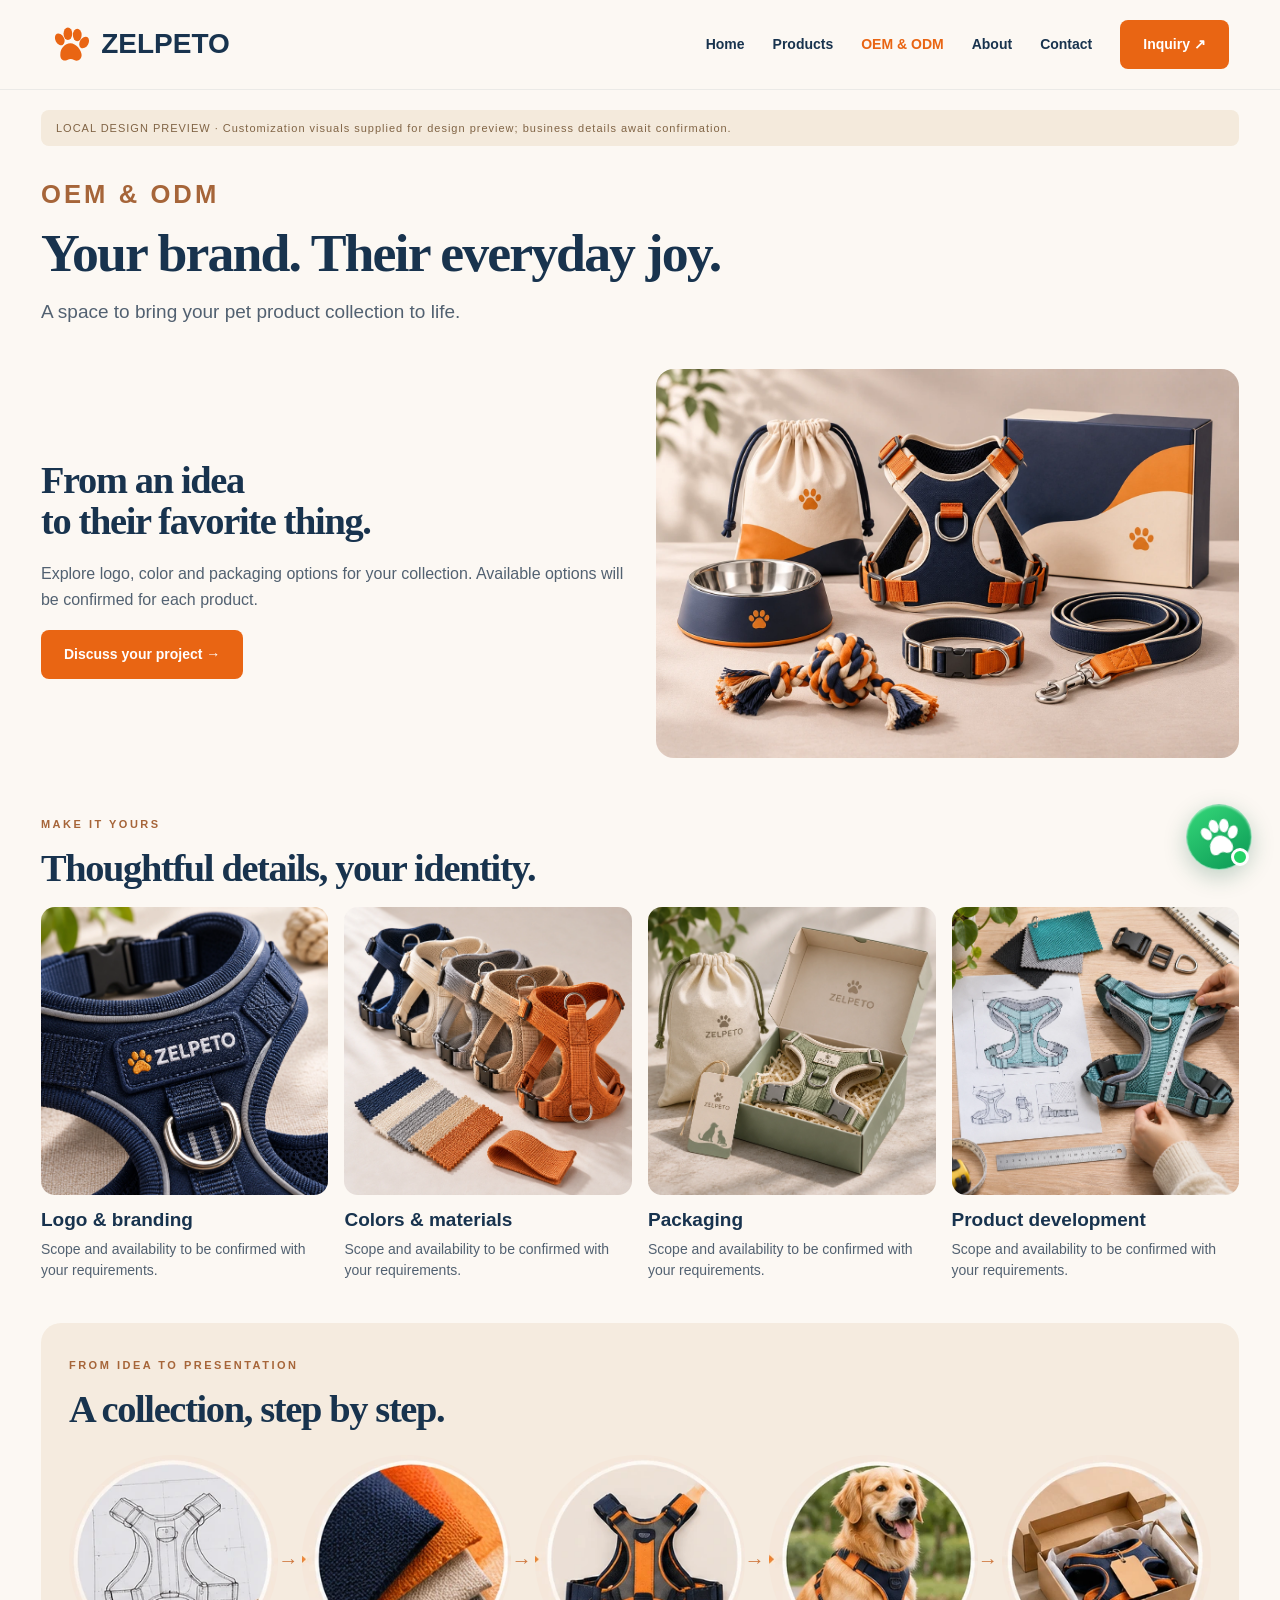
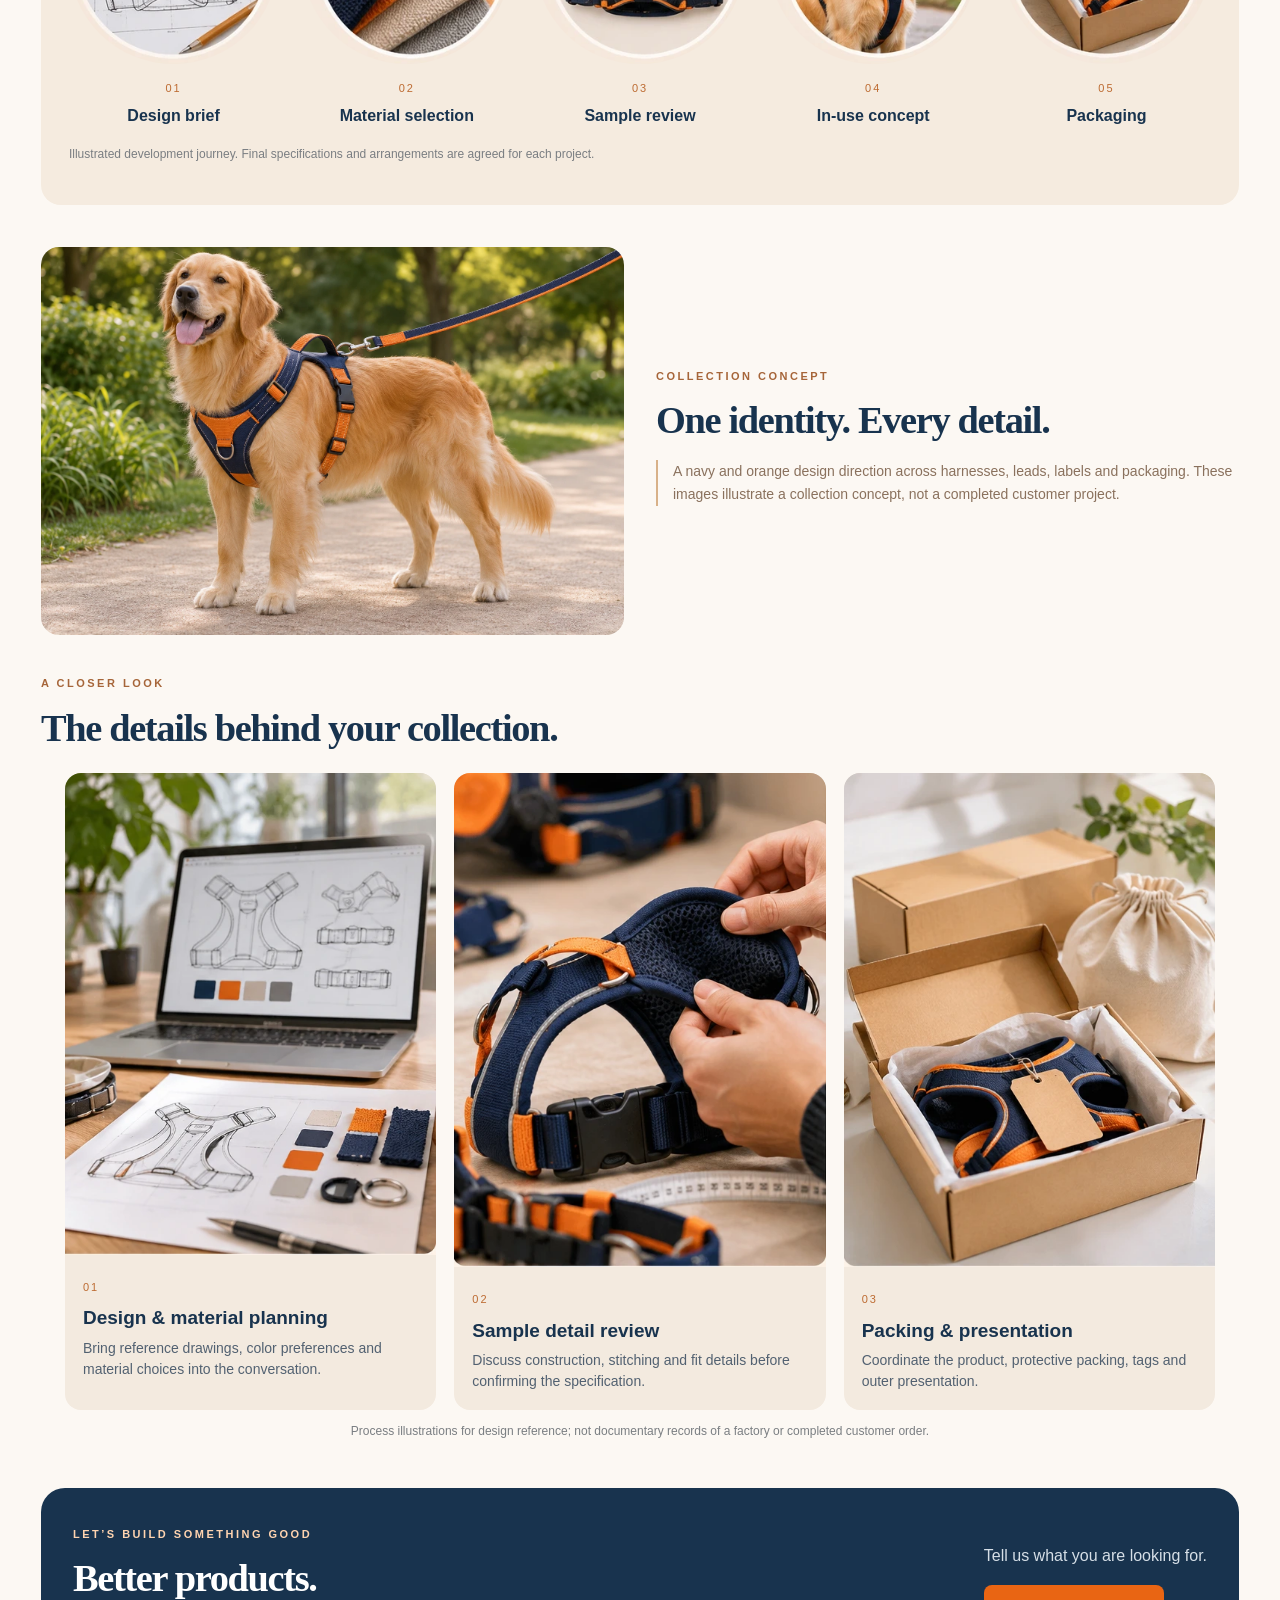
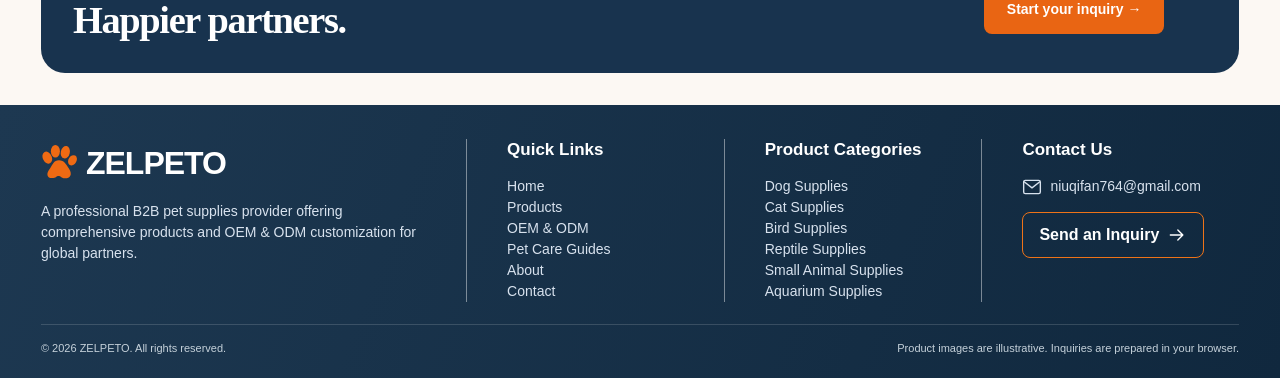
<file: oem.html>
<!doctype html><html lang="en" translate="no"><head><meta name="google" content="notranslate"><meta charset="utf-8"><meta name="viewport" content="width=device-width,initial-scale=1"><title>Your brand. Their everyday joy. | ZELPETO</title><link rel="stylesheet" href="framework.css"><link rel="stylesheet" href="whatsapp-paw.css"><link rel="stylesheet" href="oem-images.css"><link rel="stylesheet" href="shared-footer.css"></head><body><header><a class="brand" translate="no" href="index.html"><svg viewBox="0 0 64 64" aria-hidden="true"><ellipse cx="14" cy="23" rx="7" ry="10" transform="rotate(-28 14 23)"/><ellipse cx="27" cy="14" rx="7" ry="10"/><ellipse cx="42" cy="16" rx="7" ry="10"/><ellipse cx="53" cy="28" rx="7" ry="10" transform="rotate(30 53 28)"/><path d="M15 46c0-8 7-17 16-17s18 11 18 19c0 7-6 11-12 8-4-2-7-2-11 0-7 3-12-2-11-10Z"/></svg>ZELPETO</a><nav aria-label="Main navigation"><a href="index.html">Home</a><a href="products.html">Products</a><a href="oem.html" aria-current="page">OEM & ODM</a><a href="about.html" >About</a><a href="contact.html" >Contact</a><a class="btn" href="inquiry.html">Inquiry ↗</a></nav></header><main><div class="draft">LOCAL DESIGN PREVIEW · Customization visuals supplied for design preview; business details await confirmation.</div><section class="page-intro"><small>OEM & ODM</small><h1>Your brand. Their everyday joy.</h1><p>A space to bring your pet product collection to life.</p></section><section class="split"><div><h2>From an idea<br>to their favorite thing.</h2><p>Explore logo, color and packaging options for your collection. Available options will be confirmed for each product.</p><a class="btn" href="inquiry.html">Discuss your project →</a></div><img class="oem-photo " src="assets/oem-collection.webp" alt="Navy and orange pet accessories with coordinated packaging" fetchpriority="high" decoding="async" width="1536" height="1024"></section><section><div class="section-title"><small>MAKE IT YOURS</small><h2>Thoughtful details, your identity.</h2></div><div class="grid four"><article><img class="oem-photo oem-square" src="assets/oem-branding.webp" alt="ZELPETO embroidered branding detail on a navy harness" loading="lazy" decoding="async" width="1254" height="1254"><h3>Logo & branding</h3><p>Scope and availability to be confirmed with your requirements.</p></article><article><img class="oem-photo oem-square" src="assets/oem-materials.webp" alt="Harness color options with fabric swatches" loading="lazy" decoding="async" width="1254" height="1254"><h3>Colors & materials</h3><p>Scope and availability to be confirmed with your requirements.</p></article><article><img class="oem-photo oem-square" src="assets/oem-packaging.webp" alt="Sage harness with branded box, pouch and hang tag" loading="lazy" decoding="async" width="1254" height="1254"><h3>Packaging</h3><p>Scope and availability to be confirmed with your requirements.</p></article><article><img class="oem-photo oem-square" src="assets/oem-development.webp" alt="Harness sample with drawing, materials and measuring tape" loading="lazy" decoding="async" width="1254" height="1254"><h3>Product development</h3><p>Scope and availability to be confirmed with your requirements.</p></article></div></section><section class="oem-journey"><small>FROM IDEA TO PRESENTATION</small><h2>A collection, step by step.</h2><ol><li><img src="assets/oem-process-4.webp" alt="Design brief illustration" width="253" height="259" loading="lazy" decoding="async"><span>01</span><h3>Design brief</h3></li><li><img src="assets/oem-process-5.webp" alt="Material selection illustration" width="254" height="259" loading="lazy" decoding="async"><span>02</span><h3>Material selection</h3></li><li><img src="assets/oem-process-6.webp" alt="Sample review illustration" width="254" height="259" loading="lazy" decoding="async"><span>03</span><h3>Sample review</h3></li><li><img src="assets/oem-process-7.webp" alt="In-use concept illustration" width="255" height="259" loading="lazy" decoding="async"><span>04</span><h3>In-use concept</h3></li><li><img src="assets/oem-process-8.webp" alt="Packaging illustration" width="257" height="259" loading="lazy" decoding="async"><span>05</span><h3>Packaging</h3></li></ol><p class="caption">Illustrated development journey. Final specifications and arrangements are agreed for each project.</p></section><section class="split"><img class="oem-photo " src="assets/oem-lifestyle.webp" alt="Golden retriever wearing a navy and orange harness on a sunlit park path" loading="lazy" decoding="async" width="1536" height="1024"><div><small>COLLECTION CONCEPT</small><h2>One identity. Every detail.</h2><p class="pending">A navy and orange design direction across harnesses, leads, labels and packaging. These images illustrate a collection concept, not a completed customer project.</p></div></section><section class="oem-showcase oem-process-showcase"><small>A CLOSER LOOK</small><h2>The details behind your collection.</h2><div class="oem-process-grid"><figure><img src="assets/oem-process-1.webp" alt="Design & material planning concept illustration" width="510" height="661" loading="lazy" decoding="async"><figcaption><span>01</span><h3>Design & material planning</h3><p>Bring reference drawings, color preferences and material choices into the conversation.</p></figcaption></figure><figure><img src="assets/oem-process-2.webp" alt="Sample detail review concept illustration" width="497" height="661" loading="lazy" decoding="async"><figcaption><span>02</span><h3>Sample detail review</h3><p>Discuss construction, stitching and fit details before confirming the specification.</p></figcaption></figure><figure><img src="assets/oem-process-3.webp" alt="Packing & presentation concept illustration" width="497" height="661" loading="lazy" decoding="async"><figcaption><span>03</span><h3>Packing & presentation</h3><p>Coordinate the product, protective packing, tags and outer presentation.</p></figcaption></figure></div><p class="caption">Process illustrations for design reference; not documentary records of a factory or completed customer order.</p></section><section class="cta"><div><small>LET’S BUILD SOMETHING GOOD</small><h2>Better products.<br>Happier partners.</h2></div><div><p>Tell us what you are looking for.</p><a class="btn" href="inquiry.html">Start your inquiry →</a></div></section></main><footer class="site-footer"><div class="container"><div class="footer-grid"><div><a class="logo" translate="no" href="index.html"><svg class="paw-icon" viewBox="0 0 40 40" fill="currentColor" aria-hidden="true"><ellipse cx="7" cy="14" rx="5" ry="7" transform="rotate(-25 7 14)"/><ellipse cx="16" cy="7" rx="5" ry="7"/><ellipse cx="27" cy="8" rx="5" ry="7" transform="rotate(12 27 8)"/><ellipse cx="35" cy="17" rx="4.5" ry="6" transform="rotate(30 35 17)"/><path d="M10 26c3-4 4-9 10-9s8 5 11 9c6 9-2 13-8 10-3-2-4-2-7 0-8 3-12-3-6-10Z"/></svg><span>ZELPETO</span></a><p>A professional B2B pet supplies provider offering comprehensive products and OEM & ODM customization for global partners.</p></div><div><h3>Quick Links</h3><a href="index.html">Home</a><a href="products.html">Products</a><a href="oem.html">OEM & ODM</a><a href="guides.html">Pet Care Guides</a><a href="about.html">About</a><a href="contact.html">Contact</a></div><div><h3>Product Categories</h3><a href="products.html?category=dog">Dog Supplies</a><a href="products.html?category=cat">Cat Supplies</a><a href="products.html?category=bird">Bird Supplies</a><a href="products.html?category=reptile">Reptile Supplies</a><a href="products.html?category=small">Small Animal Supplies</a><a href="products.html?category=aquarium">Aquarium Supplies</a></div><div><h3>Contact Us</h3><a class="email-link" href="mailto:niuqifan764@gmail.com"><svg class="icon" viewBox="0 0 24 24" fill="none" stroke="currentColor" stroke-width="1.65" stroke-linecap="round" stroke-linejoin="round" aria-hidden="true"><rect x="2" y="4" width="20" height="16" rx="2"/><path d="m3 6 9 7 9-7"/></svg> niuqifan764@gmail.com</a><a href="inquiry.html" class="btn btn-outline">Send an Inquiry <svg class="icon" viewBox="0 0 24 24" fill="none" stroke="currentColor" stroke-width="1.65" stroke-linecap="round" stroke-linejoin="round" aria-hidden="true"><path d="M4 12h15m-6-6 6 6-6 6"/></svg></a></div></div><div class="footer-bottom"><span>© 2026 ZELPETO. All rights reserved.</span><span>Product images are illustrative. Inquiries are prepared in your browser.</span></div></div></footer><script src="whatsapp-paw.js" defer></script></body></html>
</file>
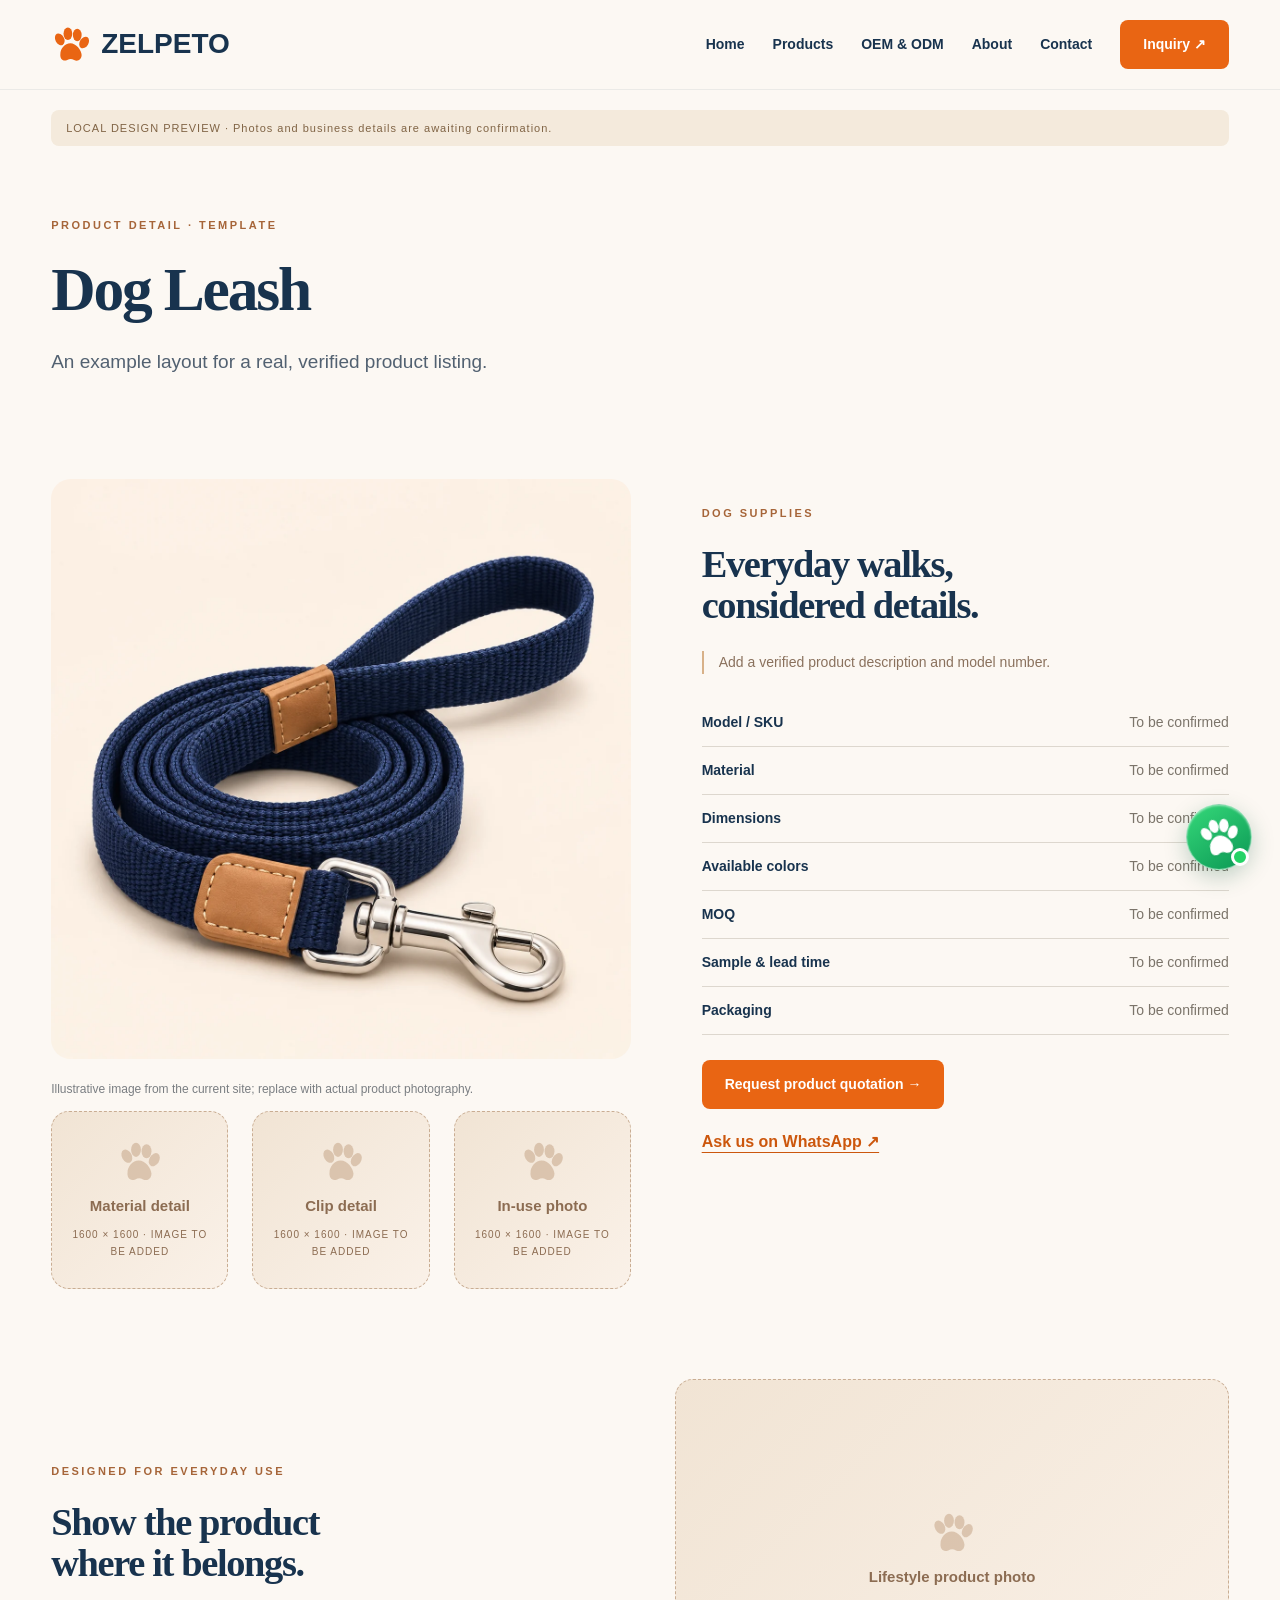
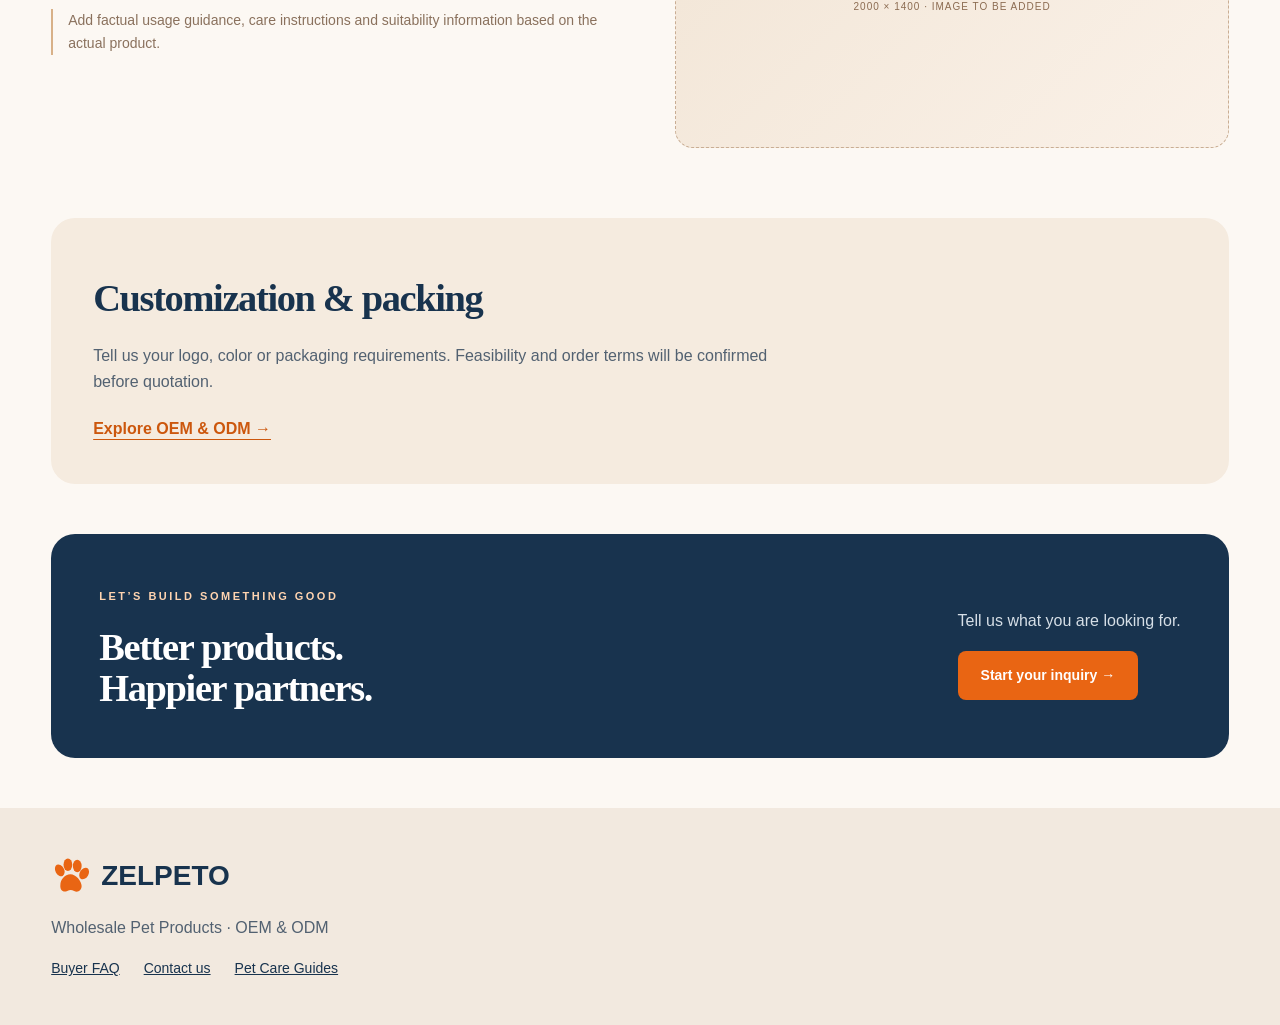
<file: product-detail.html>
<!doctype html><html lang="en"><head><meta charset="utf-8"><meta name="viewport" content="width=device-width,initial-scale=1"><title>Dog Leash | ZELPETO</title><link rel="stylesheet" href="framework.css"><link rel="stylesheet" href="whatsapp-paw.css"></head><body><header><a class="brand" translate="no" href="index.html"><svg viewBox="0 0 64 64" aria-hidden="true"><ellipse cx="14" cy="23" rx="7" ry="10" transform="rotate(-28 14 23)"/><ellipse cx="27" cy="14" rx="7" ry="10"/><ellipse cx="42" cy="16" rx="7" ry="10"/><ellipse cx="53" cy="28" rx="7" ry="10" transform="rotate(30 53 28)"/><path d="M15 46c0-8 7-17 16-17s18 11 18 19c0 7-6 11-12 8-4-2-7-2-11 0-7 3-12-2-11-10Z"/></svg>ZELPETO</a><nav aria-label="Main navigation"><a href="index.html">Home</a><a href="products.html">Products</a><a href="oem.html" >OEM & ODM</a><a href="about.html" >About</a><a href="contact.html" >Contact</a><a class="btn" href="inquiry.html">Inquiry ↗</a></nav></header><main><div class="draft">LOCAL DESIGN PREVIEW · Photos and business details are awaiting confirmation.</div><section class="page-intro"><small>PRODUCT DETAIL · TEMPLATE</small><h1>Dog Leash</h1><p>An example layout for a real, verified product listing.</p></section><section class="product-layout"><div><img class="product-main" src="assets/09_product_dog_leash-hd.webp" alt="Illustrative dog leash — not a verified product photo"><p class="caption">Illustrative image from the current site; replace with actual product photography.</p><div class="grid three"><div class="photo-slot square" role="img" aria-label="Image placeholder: Material detail"><svg viewBox="0 0 64 64" aria-hidden="true"><ellipse cx="14" cy="23" rx="7" ry="10" transform="rotate(-28 14 23)"/><ellipse cx="27" cy="14" rx="7" ry="10"/><ellipse cx="42" cy="16" rx="7" ry="10"/><ellipse cx="53" cy="28" rx="7" ry="10" transform="rotate(30 53 28)"/><path d="M15 46c0-8 7-17 16-17s18 11 18 19c0 7-6 11-12 8-4-2-7-2-11 0-7 3-12-2-11-10Z"/></svg><strong>Material detail</strong><span>1600 × 1600 · IMAGE TO BE ADDED</span></div><div class="photo-slot square" role="img" aria-label="Image placeholder: Clip detail"><svg viewBox="0 0 64 64" aria-hidden="true"><ellipse cx="14" cy="23" rx="7" ry="10" transform="rotate(-28 14 23)"/><ellipse cx="27" cy="14" rx="7" ry="10"/><ellipse cx="42" cy="16" rx="7" ry="10"/><ellipse cx="53" cy="28" rx="7" ry="10" transform="rotate(30 53 28)"/><path d="M15 46c0-8 7-17 16-17s18 11 18 19c0 7-6 11-12 8-4-2-7-2-11 0-7 3-12-2-11-10Z"/></svg><strong>Clip detail</strong><span>1600 × 1600 · IMAGE TO BE ADDED</span></div><div class="photo-slot square" role="img" aria-label="Image placeholder: In-use photo"><svg viewBox="0 0 64 64" aria-hidden="true"><ellipse cx="14" cy="23" rx="7" ry="10" transform="rotate(-28 14 23)"/><ellipse cx="27" cy="14" rx="7" ry="10"/><ellipse cx="42" cy="16" rx="7" ry="10"/><ellipse cx="53" cy="28" rx="7" ry="10" transform="rotate(30 53 28)"/><path d="M15 46c0-8 7-17 16-17s18 11 18 19c0 7-6 11-12 8-4-2-7-2-11 0-7 3-12-2-11-10Z"/></svg><strong>In-use photo</strong><span>1600 × 1600 · IMAGE TO BE ADDED</span></div></div></div><div class="product-info"><small>DOG SUPPLIES</small><h2>Everyday walks,<br>considered details.</h2><p class="pending">Add a verified product description and model number.</p><dl><div><dt>Model / SKU</dt><dd>To be confirmed</dd></div><div><dt>Material</dt><dd>To be confirmed</dd></div><div><dt>Dimensions</dt><dd>To be confirmed</dd></div><div><dt>Available colors</dt><dd>To be confirmed</dd></div><div><dt>MOQ</dt><dd>To be confirmed</dd></div><div><dt>Sample & lead time</dt><dd>To be confirmed</dd></div><div><dt>Packaging</dt><dd>To be confirmed</dd></div></dl><a class="btn" href="inquiry.html">Request product quotation →</a><a class="text-link" href="whatsapp.html">Ask us on WhatsApp ↗</a></div></section><section class="split"><div><small>DESIGNED FOR EVERYDAY USE</small><h2>Show the product<br>where it belongs.</h2><p class="pending">Add factual usage guidance, care instructions and suitability information based on the actual product.</p></div><div class="photo-slot " role="img" aria-label="Image placeholder: Lifestyle product photo"><svg viewBox="0 0 64 64" aria-hidden="true"><ellipse cx="14" cy="23" rx="7" ry="10" transform="rotate(-28 14 23)"/><ellipse cx="27" cy="14" rx="7" ry="10"/><ellipse cx="42" cy="16" rx="7" ry="10"/><ellipse cx="53" cy="28" rx="7" ry="10" transform="rotate(30 53 28)"/><path d="M15 46c0-8 7-17 16-17s18 11 18 19c0 7-6 11-12 8-4-2-7-2-11 0-7 3-12-2-11-10Z"/></svg><strong>Lifestyle product photo</strong><span>2000 × 1400 · IMAGE TO BE ADDED</span></div></section><section class="soft"><h2>Customization & packing</h2><p>Tell us your logo, color or packaging requirements. Feasibility and order terms will be confirmed before quotation.</p><a class="text-link" href="oem.html">Explore OEM & ODM →</a></section><section class="cta"><div><small>LET’S BUILD SOMETHING GOOD</small><h2>Better products.<br>Happier partners.</h2></div><div><p>Tell us what you are looking for.</p><a class="btn" href="inquiry.html">Start your inquiry →</a></div></section></main><footer><a class="brand" translate="no" href="index.html"><svg viewBox="0 0 64 64" aria-hidden="true"><ellipse cx="14" cy="23" rx="7" ry="10" transform="rotate(-28 14 23)"/><ellipse cx="27" cy="14" rx="7" ry="10"/><ellipse cx="42" cy="16" rx="7" ry="10"/><ellipse cx="53" cy="28" rx="7" ry="10" transform="rotate(30 53 28)"/><path d="M15 46c0-8 7-17 16-17s18 11 18 19c0 7-6 11-12 8-4-2-7-2-11 0-7 3-12-2-11-10Z"/></svg>ZELPETO</a><p>Wholesale Pet Products · OEM & ODM</p><div><a href="faq.html">Buyer FAQ</a><a href="contact.html">Contact us</a><a href="guides.html">Pet Care Guides</a></div></footer><script src="whatsapp-paw.js" defer></script></body></html>
</file>
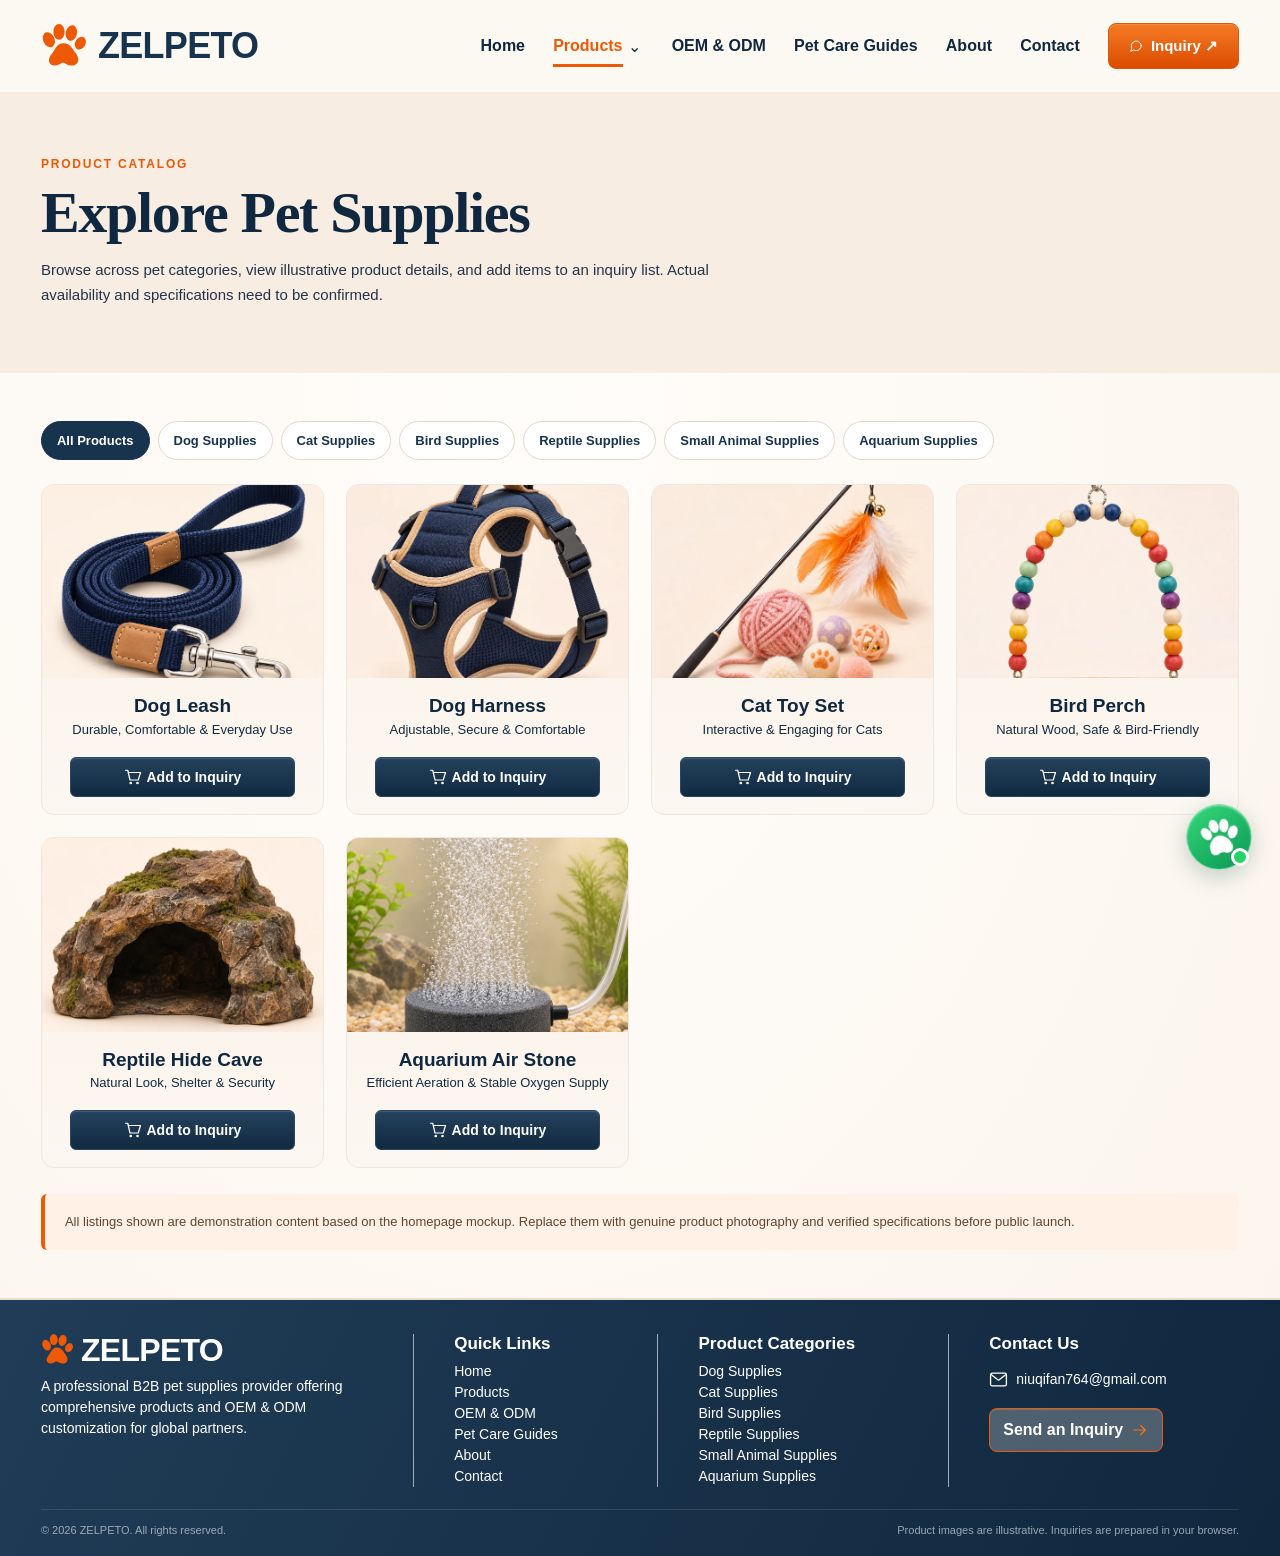
<file: products.html>
<!doctype html><html lang="en" translate="no"><head><meta name="google" content="notranslate"><meta charset="UTF-8"><meta name="viewport" content="width=device-width,initial-scale=1"><meta name="description" content="Explore ZELPETO example pet products and prepare a wholesale sourcing inquiry."><meta name="theme-color" content="#19344f"><title>Products | ZELPETO Pet Supply</title><style>:root{--navy:#19344f;--navy2:#10283e;--orange:#d85b19;--orange2:#f2702b;--cream:#faf5ee;--paper:#fffefa;--sand:#f3e8dc;--line:#e9d9c9;--muted:#586473;--shadow:0 16px 35px rgba(31,39,50,.08)}*{box-sizing:border-box}html{scroll-behavior:smooth}body{margin:0;font-family:Inter,-apple-system,BlinkMacSystemFont,"Segoe UI",Arial,sans-serif;color:var(--navy2);background:var(--paper)}a{color:inherit;text-decoration:none}button,input,textarea,select{font:inherit}button{cursor:pointer}img{max-width:100%;display:block}.container{max-width:1240px;margin:auto;padding-inline:32px}.site-header{position:sticky;z-index:20;top:0;background:rgba(255,252,248,.96);border-bottom:1px solid #eadfd3;backdrop-filter:blur(16px)}.header-content{min-height:76px;display:flex;align-items:center;justify-content:space-between;gap:22px}.logo{display:inline-flex;align-items:center;gap:9px;font-weight:850;font-size:28px;letter-spacing:-1.2px;color:var(--navy)}.paw{font-size:30px;color:var(--orange);line-height:1}.nav{display:flex;align-items:center;gap:27px}.nav a{font-size:13px;font-weight:650;transition:color .15s}.nav a:hover,.nav a.active{color:var(--orange)}.btn{border:0;display:inline-flex;align-items:center;justify-content:center;gap:8px;min-height:44px;padding:12px 21px;border-radius:8px;font-size:13px;font-weight:750;transition:transform .18s,background .18s,color .18s}.btn:hover{transform:translateY(-2px)}.btn-primary{background:var(--navy);color:white}.btn-primary:hover{background:#295477}.btn-accent{background:var(--orange);color:white}.btn-accent:hover{background:#b9460d}.btn-outline{background:transparent;border:1.5px solid var(--orange);color:var(--orange)}.btn-outline:hover{background:#fff0e6}.btn-ghost{background:#f8ece1;color:var(--navy)}.menu-toggle{display:none;background:transparent;border:0;font-size:28px;color:var(--navy)}.hero{background:linear-gradient(110deg,#fff7ed 0%,#f8ecdf 48%,#ead9c7 100%);overflow:hidden}.hero-wrap{display:grid;grid-template-columns:48% 52%;min-height:480px;align-items:center}.hero-text{position:relative;z-index:1;padding-block:58px}.eyebrow{font-size:12px;font-weight:800;letter-spacing:1.8px;color:var(--orange);text-transform:uppercase}.hero h1,.title-serif,.section-heading,.page-head h1{font-family:Georgia,"Times New Roman",serif;font-weight:700;letter-spacing:-1.3px}.hero h1{font-size:clamp(42px,5vw,74px);line-height:1.06;margin:17px 0 18px;color:var(--navy)}.hero-lead{font-size:17px;line-height:1.55;margin:0 0 25px;color:#35455a}.hero-cta{display:flex;flex-wrap:wrap;gap:11px}.hero-photo{width:100%;height:480px;object-fit:cover;object-position:45% center;mask-image:linear-gradient(to right,transparent 0%,black 15%);-webkit-mask-image:linear-gradient(to right,transparent 0%,black 15%)}.trust-row{display:flex;gap:22px;margin-top:37px;font-size:12px;font-weight:700;color:var(--navy)}.trust-item{display:flex;align-items:center;gap:7px;border-right:1px solid #d7bdab;padding-right:18px}.trust-item:last-child{border:0}.trust-icon{font-size:21px}.section{padding-block:68px}.section-tight{padding-block:36px}.section-top{display:flex;justify-content:space-between;align-items:baseline;gap:14px;margin-bottom:27px}.section-heading{font-size:clamp(30px,3vw,42px);line-height:1.1;color:var(--navy);margin:0}.section-link{font-size:13px;color:var(--orange);font-weight:750;white-space:nowrap}.category-grid,.products-grid{display:grid;grid-template-columns:repeat(6,minmax(0,1fr));gap:15px}.category-card,.product-card{overflow:hidden;border-radius:11px;background:#fbf5ed;box-shadow:0 4px 17px rgba(28,38,52,.045);border:1px solid #f0e4d8}.category-card img{aspect-ratio:1.2;object-fit:cover;width:100%}.category-bottom{padding:13px 9px 15px;text-align:center}.category-bottom h3{font-size:13px;line-height:1.25;margin:0 0 13px}.circle-arrow{display:inline-flex;align-items:center;justify-content:center;width:32px;height:32px;border-radius:50%;background:#f3dcc4;color:var(--orange);font-weight:800}.category-card:hover img{filter:saturate(1.08)}.guides-banner{background:#f5ebdf;display:grid;grid-template-columns:120px minmax(240px,1fr) 230px 190px;align-items:center;overflow:hidden;border-radius:15px;min-height:150px}.guides-symbol{background:var(--navy);color:white;height:100%;display:flex;align-items:center;justify-content:center;font-size:58px}.guides-copy{padding:22px 30px}.guides-copy .section-heading{font-size:33px}.guides-copy p{margin:8px 0 0;font-size:14px;line-height:1.6;color:var(--muted)}.guides-photo{width:100%;height:150px;object-fit:cover;object-position:center}.guides-action{padding:12px}.guides-action .btn{width:100%;white-space:nowrap}.product-card{background:#fffaf4;display:flex;flex-direction:column}.product-card img{width:100%;aspect-ratio:1.12;object-fit:cover;background:#f4ece4}.product-body{padding:14px 10px 13px;display:flex;flex:1;flex-direction:column;text-align:center;align-items:center}.product-body h3{margin:0 0 6px;font-size:14px}.product-body p{font-size:12px;color:var(--muted);line-height:1.4;margin:0 0 14px;min-height:35px}.product-body .btn{font-size:11px;min-height:36px;padding:9px 11px;width:100%;margin-top:auto}.demo-label{font-size:10px;letter-spacing:1px;color:#976e50;text-transform:uppercase}.oem-band{background:#f7eade;padding:33px 0}.oem-layout{display:grid;grid-template-columns:1.5fr repeat(4,1fr);gap:22px;align-items:center}.oem-intro h2{font-family:Georgia,serif;font-size:31px;line-height:1.15;margin:0 0 8px}.oem-intro p{margin:0;color:var(--muted);font-size:12px;line-height:1.5}.oem-item{min-height:93px;text-align:center;border-left:1px solid #e6cbbb;padding:4px 10px}.oem-item .oem-icon{font-size:28px;color:var(--orange);display:block;margin-bottom:9px}.oem-item h3{font-size:13px;margin:0 0 6px}.oem-item p{margin:0;font-size:11px;color:var(--muted);line-height:1.5}.choose-grid{display:grid;grid-template-columns:repeat(4,1fr);gap:16px}.choose-card{background:#f9f2ea;border-radius:10px;padding:22px;min-height:138px}.choose-icon{color:var(--orange);font-size:27px}.choose-card h3{font-size:14px;margin:12px 0 6px}.choose-card p{font-size:12px;line-height:1.5;color:var(--muted);margin:0}.section-heading.center{text-align:center;margin-bottom:27px}.contact-panel{background:var(--navy);color:white;overflow:hidden}.contact-layout{display:grid;grid-template-columns:38% 1fr;align-items:center;min-height:330px;gap:30px}.contact-copy h2{font-family:Georgia,serif;font-size:clamp(30px,4vw,52px);line-height:1.1;margin:0 0 19px}.contact-copy p{line-height:1.7;color:#dce4ed;font-size:14px;max-width:380px}.contact-actions{display:flex;gap:10px;flex-wrap:wrap;margin-top:25px}.contact-image{height:330px;background:linear-gradient(90deg,var(--navy),transparent 20%),url('assets/15_warehouse_boxes-hd.webp') center/cover no-repeat;position:relative}.contact-image:after{content:"Sample brand imagery · not a real warehouse";position:absolute;bottom:14px;right:14px;background:rgba(16,40,62,.8);color:white;font-size:11px;padding:7px 10px;border-radius:6px}.site-footer{background:var(--navy2);color:white;padding:48px 0 22px}.footer-grid{display:grid;grid-template-columns:1.65fr 1fr 1fr 1fr;gap:38px}.footer-grid h3{font-size:14px;margin:0 0 15px}.footer-grid p,.footer-grid a{font-size:12px;color:#d8e2ee;line-height:1.9}.footer-grid a{display:block}.footer-grid a:hover{color:white;text-decoration:underline}.footer-bottom{margin-top:37px;padding-top:20px;border-top:1px solid rgba(255,255,255,.15);font-size:11px;color:#c5d1da;display:flex;justify-content:space-between;gap:20px}.page-head{background:#f7ede3;padding:60px 0 50px}.page-head h1{font-size:clamp(38px,5vw,58px);margin:8px 0 12px}.page-head p{font-size:15px;color:var(--muted);max-width:690px;line-height:1.65;margin:0}.pill-row{display:flex;flex-wrap:wrap;gap:8px;margin-bottom:24px}.pill{background:white;border:1px solid #e7d6c6;color:var(--navy);border-radius:60px;padding:11px 15px;font-size:13px;font-weight:650}.pill[aria-pressed="true"],.pill:hover{background:var(--navy);color:white;border-color:var(--navy)}.catalog-grid{display:grid;grid-template-columns:repeat(3,1fr);gap:22px}.catalog-grid .product-card img{aspect-ratio:1.45}.catalog-grid .product-body{padding:17px}.catalog-grid .product-body p{min-height:0}.catalog-grid .product-body .btn{max-width:225px}.empty{padding:50px;text-align:center;background:#faf3ec;border-radius:14px;color:var(--muted)}.guide-categories{display:grid;grid-template-columns:repeat(3,1fr);gap:22px}.guide-card{border:1px solid #e8d8c8;border-radius:13px;overflow:hidden;background:#fffcf8}.guide-card img{width:100%;aspect-ratio:1.75;object-fit:cover}.guide-card div{padding:21px}.guide-card h3{font-size:20px;margin:0 0 7px;color:var(--navy)}.guide-card p{font-size:13px;line-height:1.6;color:var(--muted);margin:0}.notice{background:#fff1e6;border-left:4px solid var(--orange);padding:17px 20px;border-radius:6px;color:#63432e;font-size:13px;line-height:1.7;margin-top:26px}.inquiry-layout{display:grid;grid-template-columns:1.12fr 1fr;gap:32px;align-items:start}.panel{background:#fffaf4;border:1px solid #eadbcc;border-radius:14px;padding:26px}.panel h2{margin:0 0 14px;font-size:22px}.cart-item{display:flex;align-items:center;gap:14px;border-bottom:1px solid #eadbcc;padding:15px 0}.cart-item img{width:74px;height:74px;object-fit:cover;border-radius:8px}.cart-item .info{flex:1}.cart-item h3{margin:0 0 6px;font-size:14px}.cart-item p{margin:0 0 8px;color:var(--muted);font-size:11px}.cart-item button{background:transparent;border:0;color:#a44c2a;font-size:12px;padding:0}.cart-item input{width:68px;border:1px solid #dfccbc;border-radius:6px;padding:8px}.form-grid{display:grid;grid-template-columns:1fr 1fr;gap:13px}.field{display:flex;flex-direction:column;gap:6px;margin-bottom:14px}.field label{font-size:12px;font-weight:700}.field input,.field textarea,.field select{border:1px solid #dfcbbd;border-radius:7px;background:white;padding:12px;width:100%;font-size:13px;color:var(--navy)}.field textarea{min-height:125px;resize:vertical}.help{font-size:12px;line-height:1.6;color:var(--muted)}.status{margin-top:15px;font-size:13px;min-height:20px}.modal-backdrop{position:fixed;z-index:40;inset:0;background:rgba(12,27,41,.65);padding:20px;display:flex;align-items:center;justify-content:center}.modal{background:white;border-radius:15px;width:min(670px,100%);max-height:90vh;overflow:auto;position:relative;display:grid;grid-template-columns:45% 55%}.modal>img{width:100%;height:100%;object-fit:cover}.modal-copy{padding:28px}.modal-copy h2{margin:6px 0;font-size:26px}.modal-copy p{font-size:13px;line-height:1.7;color:var(--muted)}.modal-close{position:absolute;top:10px;right:10px;border:0;background:white;border-radius:50%;font-size:24px;width:36px;height:36px;box-shadow:var(--shadow)}.floating-cart{position:fixed;right:22px;bottom:22px;z-index:12;box-shadow:var(--shadow)}.count{display:inline-flex;background:#fff;color:var(--orange);min-width:20px;height:20px;border-radius:20px;align-items:center;justify-content:center;font-size:11px;padding:0 4px}.sr-only{position:absolute;width:1px;height:1px;overflow:hidden;clip:rect(0,0,0,0)}
@media(max-width:1080px){.nav{gap:16px}.nav a{font-size:12px}.logo{font-size:24px}.category-grid,.products-grid{grid-template-columns:repeat(3,1fr)}.guides-banner{grid-template-columns:90px 1fr 170px}.guides-action{grid-column:2 / -1;padding:0 20px 18px;justify-self:start}.guides-photo{height:100%}.oem-layout{grid-template-columns:repeat(4,1fr)}.oem-intro{grid-column:1 / -1}.oem-item:first-of-type{border:0}}
@media(max-width:740px){.container{padding-inline:18px}.header-content{min-height:66px}.menu-toggle{display:block}.nav{display:none;position:absolute;left:0;right:0;top:66px;flex-direction:column;align-items:stretch;gap:0;background:#fffaf5;padding:12px 18px 20px;box-shadow:0 15px 25px #0001}.nav.open{display:flex}.nav a{padding:12px;font-size:14px}.nav .btn{margin-top:9px}.hero-wrap{grid-template-columns:1fr}.hero-text{padding-block:37px 22px}.hero h1{font-size:44px}.hero-lead{font-size:14px}.hero-photo{height:270px;mask-image:none;-webkit-mask-image:none;object-position:center}.trust-row{gap:8px;justify-content:space-between;margin-top:25px;font-size:10px}.trust-item{padding-right:8px;gap:4px}.trust-icon{font-size:15px}.section{padding-block:43px}.section-heading{font-size:30px}.section-top{align-items:center}.section-link{font-size:11px}.category-grid,.products-grid{grid-template-columns:repeat(2,1fr);gap:10px}.category-card img{aspect-ratio:1.25}.guides-banner{grid-template-columns:66px 1fr;min-height:0}.guides-symbol{font-size:34px}.guides-copy{padding:19px}.guides-copy .section-heading{font-size:25px}.guides-copy p{font-size:12px}.guides-photo{display:none}.guides-action{grid-column:2;padding:0 18px 18px}.product-body .btn{font-size:10px}.oem-layout{grid-template-columns:repeat(2,1fr);gap:14px}.oem-item{border-left:0;border-top:1px solid #e6cbbb;padding-top:14px}.choose-grid{grid-template-columns:repeat(2,1fr);gap:9px}.choose-card{padding:16px}.contact-layout{grid-template-columns:1fr;gap:0;padding-top:32px}.contact-image{height:190px;margin-inline:-18px}.footer-grid{grid-template-columns:repeat(2,1fr);gap:25px}.footer-grid>div:first-child{grid-column:1/-1}.footer-bottom{display:block}.catalog-grid,.guide-categories,.inquiry-layout{grid-template-columns:1fr}.page-head{padding:42px 0}.form-grid{grid-template-columns:1fr}.modal{grid-template-columns:1fr;max-width:450px}.modal>img{height:220px}.modal-copy{padding:20px}.floating-cart{bottom:15px;right:15px}}

/* ZELPETO approved navy / cream / orange design refinements */
:root{--navy:#17314e;--navy2:#112840;--orange:#e65a19;--cream:#fbf4ec;--paper:#fffcf8}
.hero{background:linear-gradient(100deg,#fff9f2 0%,#f9f0e7 53%,#e9d9c9 100%)}
.hero-wrap{min-height:440px;grid-template-columns:44% 56%}
.hero-photo{height:440px;object-position:center center;mask-image:linear-gradient(to right,transparent 0%,black 8%);-webkit-mask-image:linear-gradient(to right,transparent 0%,black 8%)}
.hero-text{padding-block:47px}
.section{padding-block:55px}
.section-tight{padding-block:20px}
.category-card img{aspect-ratio:1.22}
.guides-banner{grid-template-columns:100px minmax(230px,1fr) 300px 210px;min-height:130px}
.guides-photo{height:130px}
.guides-symbol{font-size:47px}
.product-card img{aspect-ratio:1.25}
.contact-layout{min-height:370px;grid-template-columns:38% 62%;gap:0}
.contact-image{height:370px}
.contact-form-preview{background:rgba(255,252,247,.98);border-radius:13px;padding:20px 22px;box-shadow:0 8px 30px #0002;color:var(--navy);max-width:480px;position:relative;z-index:1;margin:0 auto}
.contact-form-preview .field{margin-bottom:10px}.contact-form-preview .field input,.contact-form-preview .field textarea{padding:9px}.contact-form-preview .field textarea{min-height:60px}
.contact-form-preview .btn{width:100%}
.contact-right{height:370px;position:relative;display:grid;align-items:center;padding:22px 24px;background:linear-gradient(90deg,rgba(23,49,78,.09),rgba(23,49,78,.01)),url('assets/15_warehouse_boxes-hd.webp') right center/cover no-repeat}
.photo-note{font-size:10px;color:#6d6d6d;margin:10px 0 0}
@media(max-width:1080px){.guides-banner{grid-template-columns:75px 1fr 175px}.guides-photo{height:100%}.guides-action{grid-column:2/-1}.hero-wrap{grid-template-columns:46% 54%}}
@media(max-width:740px){.hero-wrap{grid-template-columns:1fr}.hero-photo{height:260px;mask-image:none;-webkit-mask-image:none}.section{padding-block:42px}.guides-banner{grid-template-columns:66px 1fr}.guides-photo{display:none}.contact-layout{grid-template-columns:1fr}.contact-right{height:auto;padding:22px 18px 28px;margin-inline:-18px}.contact-form-preview{max-width:none;margin:0;width:100%}}

/* Layout matched to the supplied 941 x 1672 design; fluid up to 1240px. */
:root{--navy:#18334e;--navy2:#10283f;--orange:#ed5905;--paper:#fcf8f3;--muted:#243346}
html{scroll-padding-top:74px}body{background:radial-gradient(ellipse at 40% 25%,#fffdfa,#fbf4ec);font-family:Arial,Helvetica,sans-serif}.container{max-width:1240px;padding-inline:44px}a,button{-webkit-tap-highlight-color:transparent}a:focus-visible,button:focus-visible{outline:3px solid #ef8e40;outline-offset:4px}.icon{width:22px;height:22px;flex-shrink:0;vertical-align:middle}.paw-icon{width:44px;height:44px;color:var(--orange);flex-shrink:0}.site-header{background:rgba(252,248,242,.98);border:0}.header-content{min-height:64px;gap:24px}.logo{font-size:35px;font-weight:850;letter-spacing:-.7px;gap:12px}.nav{gap:30px}.nav>a:not(.btn),.nav-products>a{position:relative;font-size:14px;font-weight:600;padding:22px 0}.nav a.active:after{content:'';position:absolute;bottom:12px;left:0;right:0;height:3px;background:var(--orange)}.nav-products{display:flex;align-items:center;position:relative;gap:2px}.category-toggle{border:0;background:none;color:var(--navy2);padding:8px 3px}.nav-categories{position:absolute;top:100%;left:-16px;min-width:200px;background:#fffcf8;border:1px solid #ecd9c9;box-shadow:0 10px 25px #132d4820;border-radius:8px;padding:8px;z-index:30}.nav-categories:not([hidden]){display:grid}.nav-categories a{padding:11px;font-size:13px}.nav-categories a:hover{background:#faeadc}.btn{min-height:46px;padding:11px 23px;border-radius:8px;gap:8px;font-size:14px;font-weight:600;border:1px solid transparent;box-shadow:inset 0 1px 1px #ffffff26}.btn-primary{background:linear-gradient(#25425d,#102a40);border-color:#29465d}.btn-accent{background:linear-gradient(#f47b26,#dc4c00);border-color:#db580d;color:white}.btn-outline{border:1.5px solid var(--orange);color:#e64c00;background:#fffaf340}.btn .icon{width:18px;height:18px}.nav .btn{min-height:39px;padding:9px 13px;font-size:13px;color:white}.nav .btn .icon{width:14px;height:14px}.count:empty,.count[data-empty]{display:none}.hero{position:relative;background:#f7eee3}.hero-wrap{display:flex;position:relative;min-height:445px;max-width:1240px;isolation:isolate}.hero-text{width:49%;padding:59px 17px 45px;z-index:2}.hero .eyebrow{display:none}.hero h1{font-size:60px;line-height:.98;letter-spacing:-1.7px;margin:0 0 16px;white-space:nowrap}.hero-lead{font-size:19px;line-height:1.3;color:#10263e;margin:0 0 27px;white-space:nowrap}.hero-cta{gap:12px;flex-wrap:nowrap}.hero-photo{position:absolute;inset:0 0 0 auto;width:76%;height:100%;object-fit:cover;object-position:center;z-index:-1;mask-image:linear-gradient(to right,transparent,black 26%);-webkit-mask-image:linear-gradient(to right,transparent,black 26%)}.hero:after{content:'';position:absolute;inset:0;pointer-events:none;background:linear-gradient(90deg,#fff9f3 0%,#fff9f300 48%)}.trust-row{margin-top:38px;width:420px;max-width:100%;gap:0}.trust-item{width:33.333%;padding:0 16px;flex-direction:column;text-align:center;gap:6px;font-size:12px;line-height:1.12;justify-content:flex-start;border-color:#c5c3c1}.trust-item:first-child{padding-left:0}.trust-icon .icon{width:28px;height:28px}.section{padding-block:27px}.section-heading{font-size:37px;line-height:1.12;letter-spacing:-1px}.section-top{margin-bottom:23px;align-items:center}.section-link{font-size:14px;color:#e94b00;font-weight:600;display:inline-flex;align-items:center;gap:6px}.category-grid,.products-grid{grid-template-columns:repeat(6,minmax(0,1fr));gap:12px}.category-card{background:linear-gradient(#fffaf4,#f8ebdf);border:0;box-shadow:none;border-radius:11px}.category-card img{aspect-ratio:1.25;object-fit:cover}.category-bottom{padding:11px 8px 13px}.category-bottom h3{font-size:15px;line-height:1.12;min-height:34px;margin:0 0 6px;display:flex;align-items:flex-start;justify-content:center}.circle-arrow{width:32px;height:32px;background:#ffe0c5;font-size:24px;font-weight:400}.section-tight{padding-block:12px}.guides-banner{position:relative;isolation:isolate;display:grid;grid-template-columns:145px 1fr 260px;min-height:134px;border-radius:14px;background:#f8ecdf}.guides-symbol{grid-column:1;height:134px;position:relative;background:linear-gradient(110deg,#27445e,#142d45);border-radius:0 0 34% 0}.guides-symbol .icon{width:64px;height:64px;stroke-width:1}.guides-copy{grid-column:2;padding:18px 18px}.guides-copy .section-heading{font-size:37px}.guides-copy p{font-size:13px;line-height:1.45;max-width:380px;margin-top:5px;color:#172a40}.guides-photo{position:absolute;z-index:-1;right:80px;top:0;width:55%;height:100%;object-fit:cover;mask-image:linear-gradient(90deg,transparent,#000 25%,#000 75%,transparent);-webkit-mask-image:linear-gradient(90deg,transparent,#000 25%,#000 75%,transparent)}.guides-action{grid-column:3;padding:0 24px 0 12px;justify-self:stretch}.guides-action .btn{font-size:14px;white-space:nowrap}.product-card{background:linear-gradient(#faf1e8,#fcf7f1);border:1px solid #f2e7dd;border-radius:9px;box-shadow:none}.product-image{border:0;background:none;padding:0;display:block;width:100%;cursor:pointer;overflow:hidden}.product-image img{aspect-ratio:1.2;object-fit:cover;transition:transform .2s}.product-image:hover img{transform:scale(1.04)}.product-body{padding:9px 12px 11px}.product-body h3{font-size:15px;line-height:1.15;margin:0 0 4px;white-space:nowrap}.product-body p{font-size:12px;line-height:1.25;margin:0 0 13px;min-height:30px;color:#152a40}.product-body .btn{min-height:30px;padding:5px 7px;border-radius:6px;font-size:12px;gap:5px;white-space:nowrap}.product-body .btn .icon{width:15px;height:15px}#featured{padding-top:15px;padding-bottom:26px}#featured>.container>.help{display:none}.oem-band{padding:21px 0;background:linear-gradient(90deg,#f8ecdf,#fff9f2,#f8ecdf)}.oem-layout{grid-template-columns:2.9fr repeat(4,1fr);gap:0}.oem-intro{display:grid;grid-template-columns:1.1fr 1fr;gap:18px;align-items:center;padding-right:20px}.oem-intro h2{font-size:33px;margin:0;letter-spacing:-1.2px;line-height:1}.oem-intro p{font-size:12px;line-height:1.4;color:#162a3f}.oem-item{padding:0 14px;min-height:96px;border-left:1px solid #eea47d}.oem-item .oem-icon{margin-bottom:7px}.oem-icon .icon{width:31px;height:31px}.oem-item h3{font-size:14px;line-height:1.1;margin-bottom:5px}.oem-item p{font-size:12px;line-height:1.3;color:#172b3e}#why{padding-block:24px}.section-heading.center{display:flex;align-items:center;gap:25px;font-size:35px;margin-bottom:22px;white-space:nowrap}.section-heading.center:before,.section-heading.center:after{content:'';flex:1;height:1px;background:#efa477}.choose-grid{gap:14px}.choose-card{display:grid;grid-template-columns:42px 1fr;column-gap:15px;align-content:start;padding:16px 18px;min-height:100px;background:#f9eee2}.choose-icon{grid-column:1;grid-row:1/3;padding-top:3px}.choose-icon .icon{width:35px;height:35px}.choose-card h3{font-size:14px;margin:0 0 4px}.choose-card p{font-size:12px;line-height:1.25;color:#142a40}.contact-panel{position:relative;background:#ead4bc}.contact-layout{grid-template-columns:36% 64%;min-height:270px;gap:0;position:relative}.contact-copy{align-self:stretch;position:relative;z-index:1;padding:32px 24px 28px 8px;background:linear-gradient(120deg,#25445f,#122b43);border-radius:0 0 22% 0}.contact-copy:before{content:'';position:absolute;right:100%;top:0;bottom:0;width:50vw;background:#223e57}.contact-copy h2{font-size:37px;line-height:1.02;letter-spacing:-.5px;margin:0 0 15px}.contact-copy h2:after{content:'';display:block;width:51px;height:3px;background:#f7740c;margin-top:13px}.contact-copy p{font-size:14px;line-height:1.3;margin:0;max-width:310px;color:white}.contact-copy>.help{display:none}.contact-copy>.paw-icon{position:absolute;right:37px;bottom:14px;width:65px;height:65px;opacity:.25;color:#fff}.contact-right{height:270px;padding:18px 24% 18px 20px;margin-right:-44px;background-position:center;background-size:cover}.contact-form-preview{width:100%;max-width:none;padding:13px 20px 10px;margin:0;border-radius:12px;box-shadow:none}.contact-form-preview .form-grid{gap:20px}.contact-form-preview .field{gap:3px;margin:0 0 7px}.contact-form-preview .field label{font-size:11px;line-height:1}.contact-form-preview .field input,.contact-form-preview .field select{height:28px;padding:4px 7px;border-radius:5px;font-size:11px;background:#fffcf8}.contact-form-preview .field textarea{height:42px;min-height:42px;padding:6px 7px;font-size:11px;border-radius:5px;background:#fffcf8}.contact-form-preview .btn{width:auto;min-height:34px;padding:7px 18px;font-size:13px}.contact-form-preview .photo-note{font-size:9px;margin:5px 0 0;line-height:1.2}.site-footer{padding:20px 0 12px;background:linear-gradient(115deg,#203c56,#10273e);border-top:2px solid #e7dbcb}.footer-grid{grid-template-columns:1.6fr 1.05fr 1.25fr 1.25fr;gap:0}.footer-grid>div{padding:0 25px;border-left:1px solid #9eacb9}.footer-grid>div:first-child{padding-left:14px;border-left:0;padding-right:40px}.footer-grid .logo{display:flex;font-size:27px;font-weight:850;color:white;line-height:1;gap:8px;margin-bottom:10px}.footer-grid .paw-icon{width:32px;height:32px}.footer-grid h3{font-size:14px;margin:0 0 7px}.footer-grid p,.footer-grid a{font-size:12px;line-height:1.25;color:#fff}.footer-grid p{margin:0;max-width:265px}.footer-grid .email-link{display:flex;gap:8px;align-items:center;margin:15px 0 18px;white-space:nowrap}.footer-grid .email-link .icon{width:19px;height:19px}.footer-grid .btn{display:inline-flex;color:white;min-height:38px;padding:7px 13px;font-size:14px;white-space:nowrap}.footer-grid .btn .icon{color:#f67513}.footer-bottom{margin-top:15px;padding-top:10px;font-size:9px;opacity:.75}.floating-cart{display:none}.catalog-grid .product-body h3{font-size:19px}.catalog-grid .product-body .btn{min-height:38px;font-size:14px}
@media(min-width:741px) and (max-width:1100px){.container{padding-inline:34px}.header-content{min-height:50px}.logo{font-size:28px;gap:8px}.paw-icon{width:35px;height:35px}.nav{gap:23px}.nav>a:not(.btn),.nav-products>a{font-size:12px;padding:17px 0}.nav a.active:after{bottom:8px}.nav .btn{font-size:12px;min-height:32px;padding:6px 11px}.hero-wrap{min-height:340px}.hero-text{padding:48px 15px 31px;width:49%}.hero h1{font-size:47px}.hero-lead{font-size:15px;margin-bottom:22px}.hero-cta .btn{font-size:12px;padding:9px 19px;min-height:37px}.trust-row{margin-top:29px;width:330px}.trust-item{font-size:10px;padding:0 14px}.trust-icon .icon{width:23px;height:23px}.section{padding-block:22px}.section-heading{font-size:30px}.section-top{margin-bottom:18px}.section-link{font-size:12px}.category-grid,.products-grid{grid-template-columns:repeat(6,minmax(0,1fr));gap:9px}.category-bottom h3{font-size:12px;min-height:27px}.category-bottom{padding:9px 6px 10px}.circle-arrow{width:27px;height:27px;font-size:21px}.guides-banner{grid-template-columns:115px 1fr 205px;min-height:104px}.guides-symbol{height:104px}.guides-symbol .icon{width:51px;height:51px}.guides-copy{padding:14px}.guides-copy .section-heading{font-size:30px}.guides-copy p{font-size:11px;max-width:290px}.guides-photo{display:block;right:55px;height:100%}.guides-action{grid-column:3;padding:0 20px 0 10px;justify-self:stretch}.guides-action .btn{font-size:12px;min-height:36px;padding:8px 13px}.product-body{padding:8px 10px 9px}.product-body h3{font-size:12px}.product-body p{font-size:10px;min-height:27px;margin-bottom:9px}.product-body .btn{font-size:10px;min-height:25px;padding:4px}.product-body .btn .icon{width:12px;height:12px}.oem-layout{grid-template-columns:2.9fr repeat(4,1fr)}.oem-intro{grid-column:auto;gap:12px;padding-right:16px}.oem-intro h2{font-size:27px}.oem-intro p{font-size:10px}.oem-item{padding:0 10px;min-height:79px}.oem-item h3{font-size:12px}.oem-item p{font-size:10px}.oem-icon .icon{width:26px;height:26px}.section-heading.center{font-size:29px;margin-bottom:18px}.choose-card{grid-template-columns:34px 1fr;padding:13px 15px;column-gap:12px;min-height:78px}.choose-icon .icon{width:29px;height:29px}.choose-card h3{font-size:12px}.choose-card p{font-size:10px}.contact-layout{min-height:210px}.contact-copy{padding:26px 18px 20px 7px}.contact-copy h2{font-size:29px}.contact-copy p{font-size:12px}.contact-right{height:210px;margin-right:-34px;padding:13px 24% 12px 16px}.contact-form-preview{padding:10px 16px 8px}.contact-form-preview .field label{font-size:9px}.contact-form-preview .field input,.contact-form-preview .field select{font-size:9px;height:22px}.contact-form-preview .field textarea{font-size:9px;min-height:32px;height:32px}.contact-form-preview .field{margin-bottom:5px}.contact-form-preview .btn{font-size:11px;min-height:27px;padding:5px 14px}.contact-form-preview .photo-note{font-size:8px}.footer-grid>div{padding-inline:20px}.footer-grid>div:first-child{padding-right:30px;padding-left:10px}.footer-grid .logo{font-size:23px}.footer-grid .paw-icon{width:27px;height:27px}.footer-grid h3{font-size:12px}.footer-grid p,.footer-grid a{font-size:10px}.footer-grid .btn{font-size:12px;min-height:32px;padding:6px 10px}.footer-grid .email-link{gap:6px;margin:12px 0 15px}.footer-bottom{font-size:8px}}
@media(max-width:740px){html{scroll-padding-top:64px}.container{padding-inline:20px}.header-content{min-height:62px}.logo{font-size:27px}.paw-icon{width:34px;height:34px}.menu-toggle{display:block}.nav{top:62px;padding:12px 20px;gap:0}.nav>a:not(.btn),.nav-products>a{font-size:14px;padding:13px 5px}.nav a.active:after{display:none}.nav-products{flex-wrap:wrap}.category-toggle{padding:12px}.nav-categories{position:static;width:100%;box-shadow:none}.hero-wrap{min-height:590px;display:block}.hero-text{width:100%;padding:32px 0 0}.hero h1{font-size:44px;white-space:normal}.hero-lead{font-size:14px;white-space:normal}.hero-photo{inset:auto 0 0;width:100%;height:300px;mask-image:linear-gradient(#0000,#000 20%);-webkit-mask-image:linear-gradient(#0000,#000 20%);object-position:center}.hero:after{display:none}.hero-cta{flex-wrap:wrap;gap:9px}.hero-cta .btn{font-size:12px;min-height:40px;padding:9px 15px}.trust-row{width:340px;margin-top:25px}.trust-item{font-size:10px;padding-inline:12px}.trust-icon .icon{width:23px;height:23px}.section{padding-block:25px}.section-heading{font-size:28px}.section-link{font-size:10px;gap:3px}.section-top{gap:10px;margin-bottom:18px}.category-grid,.products-grid{grid-template-columns:repeat(2,minmax(0,1fr));gap:12px}.category-bottom h3{font-size:13px;min-height:17px}.category-bottom{padding:10px}.guides-banner{grid-template-columns:65px 1fr;min-height:150px}.guides-symbol{grid-column:1;grid-row:1/3;height:100%}.guides-symbol .icon{width:39px;height:39px}.guides-copy{padding:15px 15px 8px}.guides-copy .section-heading{font-size:26px}.guides-copy p{font-size:11px}.guides-photo{display:none}.guides-action{grid-column:2;padding:0 15px 15px;justify-self:start}.guides-action .btn{font-size:12px;min-height:34px;padding:8px 12px}.product-body h3{font-size:13px;white-space:normal}.product-body p{font-size:11px}.product-body .btn{font-size:11px;min-height:33px}.oem-layout{grid-template-columns:repeat(2,minmax(0,1fr));gap:20px 0}.oem-intro{grid-column:1/-1;grid-template-columns:1fr 1fr;padding:0;gap:15px}.oem-intro h2{font-size:28px}.oem-intro p{font-size:11px}.oem-item{border-top:0;border-left:1px solid #eea47d;min-height:90px}.oem-item:nth-child(even){border-left:0}.section-heading.center{font-size:26px;gap:10px;white-space:normal}.choose-grid{grid-template-columns:1fr 1fr;gap:10px}.choose-card{padding:14px 12px;grid-template-columns:1fr;gap:0;min-height:150px}.choose-icon{grid-row:auto;grid-column:auto;margin-bottom:10px}.choose-card h3{font-size:13px}.choose-card p{font-size:11px}.contact-layout{display:block;padding-top:0}.contact-copy{padding:28px 5px}.contact-copy h2{font-size:34px}.contact-copy p{font-size:13px}.contact-copy:after{content:'';position:absolute;left:100%;top:0;bottom:0;width:20px;background:#172f47}.contact-copy>.paw-icon{right:10px}.contact-right{height:auto;margin-inline:-20px;padding:22px 20px;background-position:right}.contact-form-preview{padding:18px}.contact-form-preview .form-grid{grid-template-columns:1fr 1fr;gap:12px}.contact-form-preview .field{margin-bottom:12px;gap:5px}.contact-form-preview .field label{font-size:11px}.contact-form-preview .field input,.contact-form-preview .field select{height:36px;font-size:12px}.contact-form-preview .field textarea{min-height:70px;font-size:12px}.contact-form-preview .btn{min-height:39px}.contact-form-preview .photo-note{font-size:10px;margin-top:8px}.footer-grid{grid-template-columns:1fr 1fr;gap:24px 14px}.footer-grid>div{padding:0;border:0}.footer-grid>div:first-child{grid-column:1/-1;padding:0}.footer-grid>div:last-child{grid-column:1/-1}.footer-grid .logo{font-size:26px}.footer-grid p,.footer-grid a{font-size:12px;line-height:1.5}.footer-grid h3{font-size:14px}.footer-grid .email-link{margin:10px 0 12px}.footer-bottom{font-size:10px;line-height:1.5;display:grid;gap:6px}.catalog-grid{grid-template-columns:1fr}.catalog-grid .product-body h3{font-size:19px}}
.hero:after{display:none}.hero-photo{width:64%}.trust-item{display:block}.trust-icon{display:block;margin-bottom:6px}.guides-symbol{position:relative}.guides-symbol .paw-icon{position:absolute;width:30px;height:30px;color:white;right:25px;bottom:27px;background:#1d3851;padding:2px}@media(min-width:741px) and (max-width:1100px){.hero-text{padding-top:44px;padding-bottom:27px}#categories{padding-block:13px}#featured{padding-top:12px;padding-bottom:13px}.oem-band{padding-block:7px}#why{padding-block:12px}.choose-card{padding:10px 12px;column-gap:9px}.site-footer{padding-top:14px;padding-bottom:8px}.footer-bottom{margin-top:6px;padding-top:5px;font-size:8px}.guides-symbol .paw-icon{width:25px;height:25px;right:21px;bottom:20px}}@media(max-width:740px){.hero-photo{width:100%}.guides-symbol .paw-icon{width:22px;height:22px;right:7px;bottom:45px}}</style><link rel="stylesheet" href="wide.css?v=3"><link rel="stylesheet" href="whatsapp-paw.css">
</head><body data-page="products"><div id="app"></div><script>/* Customize this before publishing. Empty email means no email sending is advertised. */
window.ZELPETO_CONFIG = {
  companyEmail: "",
  companyName: "ZELPETO"
};

window.ZELPETO_CATEGORIES = [
  { id:"dog", name:"Dog Supplies", img:"02_category_dog.png", subtitle:"Everyday essentials for dogs" },
  { id:"cat", name:"Cat Supplies", img:"03_category_cat.png", subtitle:"Play, rest and care for cats" },
  { id:"bird", name:"Bird Supplies", img:"04_category_bird.png", subtitle:"Enrichment and habitat accessories" },
  { id:"reptile", name:"Reptile Supplies", img:"05_category_reptile.png", subtitle:"Reptile habitat essentials" },
  { id:"small", name:"Small Animal Supplies", img:"06_category_small_animal.png", subtitle:"Accessories for smaller companions" },
  { id:"aquarium", name:"Aquarium Supplies", img:"07_category_aquarium.png", subtitle:"Aquarium equipment and décor" }
];
window.ZELPETO_PRODUCTS = [
  { id:"demo-dog-leash", name:"Dog Leash", category:"dog", image:"09_product_dog_leash.png", subtitle:"Durable, Comfortable & Everyday Use", detail:"A sample leash listing showcasing the product catalog format. Materials, available lengths and order quantity are confirmed during sourcing." },
  { id:"demo-dog-harness", name:"Dog Harness", category:"dog", image:"10_product_dog_harness.png", subtitle:"Adjustable, Secure & Comfortable", detail:"A sample harness listing. Confirm sizes, materials and customization options before placing any purchase order." },
  { id:"demo-cat-toy", name:"Cat Toy Set", category:"cat", image:"11_product_cat_toy_set.png", subtitle:"Interactive & Engaging for Cats", detail:"A sample cat play set listing. Product components, packaging and MOQ require supplier confirmation." },
  { id:"demo-bird-perch", name:"Bird Perch", category:"bird", image:"12_product_bird_perch.png", subtitle:"Natural Wood, Safe & Bird-Friendly", detail:"A sample bird accessory listing. Check suitability, dimensions and materials for each bird species." },
  { id:"demo-reptile-hide", name:"Reptile Hide Cave", category:"reptile", image:"13_product_reptile_hide_cave.png", subtitle:"Natural Look, Shelter & Security", detail:"A sample reptile shelter listing. Final specifications should be matched to the species and enclosure." },
  { id:"demo-air-stone", name:"Aquarium Air Stone", category:"aquarium", image:"14_product_aquarium_air_stone.png", subtitle:"Efficient Aeration & Stable Oxygen Supply", detail:"A sample aquarium accessory listing. Review pump compatibility, product size and material specifications." }
];

window.ZELPETO_EMBEDDED_IMAGES={"01_hero_animals.png":"assets/01_hero_animals-hd.webp","02_category_dog.png":"assets/02_category_dog-hd.webp","03_category_cat.png":"assets/03_category_cat-hd.webp","04_category_bird.png":"assets/04_category_bird-hd.webp","05_category_reptile.png":"assets/05_category_reptile-hd.webp","06_category_small_animal.png":"assets/06_category_small_animal-hd.webp","07_category_aquarium.png":"assets/07_category_aquarium-hd.webp","08_guides_banner_animals.png":"assets/08_guides_banner_animals-hd.webp","09_product_dog_leash.png":"assets/09_product_dog_leash-hd.webp","10_product_dog_harness.png":"assets/10_product_dog_harness-hd.webp","11_product_cat_toy_set.png":"assets/11_product_cat_toy_set-hd.webp","12_product_bird_perch.png":"assets/12_product_bird_perch-hd.webp","13_product_reptile_hide_cave.png":"assets/13_product_reptile_hide_cave-hd.webp","14_product_aquarium_air_stone.png":"assets/14_product_aquarium_air_stone-hd.webp","15_warehouse_boxes.png":"assets/15_warehouse_boxes-hd.webp"};
(function(){
  'use strict';
  const categories=window.ZELPETO_CATEGORIES||[];
  const products=window.ZELPETO_PRODUCTS||[];
  const cfg=window.ZELPETO_CONFIG||{};
  const img=n=>window.ZELPETO_EMBEDDED_IMAGES[n]||'';
  const byId=id=>document.getElementById(id);
  const textSafe=s=>String(s).replace(/[&<>"']/g,c=>({'&':'&amp;','<':'&lt;','>':'&gt;','"':'&quot;',"'":'&#39;'}[c]));
  const getCart=()=>{try{const v=JSON.parse(localStorage.getItem('zelpeto_inquiry_cart')||JSON.stringify(window.__cartBackup||{}));return v&&typeof v==='object'&&!Array.isArray(v)?v:{}}catch{return {}}};
  const putCart=c=>{try{localStorage.setItem('zelpeto_inquiry_cart',JSON.stringify(c))}catch(e){window.__cartBackup=c}updateCount()};
  const updateCount=()=>{const n=Object.values(getCart()).reduce((s,v)=>s+(Math.max(0,Number(v)||0)),0);document.querySelectorAll('.cart-count').forEach(x=>{x.textContent=n;x.toggleAttribute('data-empty',n===0)})};
  const toast=message=>{let el=byId('feedback-toast');if(!el){el=document.createElement('div');el.id='feedback-toast';el.style.cssText='position:fixed;bottom:85px;right:20px;background:#19344f;color:white;padding:12px 18px;border-radius:9px;z-index:80;box-shadow:0 8px 30px #0003;font-size:13px;max-width:290px';document.body.appendChild(el)}el.textContent=message;el.hidden=false;setTimeout(()=>el.hidden=true,2600)};
  function addCart(id){const p=products.find(x=>x.id===id);if(!p)return;const c=getCart();c[id]=Math.min(9999,(Number(c[id])||0)+1);putCart(c);toast(p.name+' added to inquiry list')}
function icon(name){const shapes={"arrow":"<path d=\"M4 12h15m-6-6 6 6-6 6\"/>","chat":"<path d=\"M21 11.5a8.5 8.5 0 0 1-12.6 7.4L3 21l1.8-5.4A8.5 8.5 0 1 1 21 11.5Z\"/>","cart":"<path d=\"M2 3h3l3 13h11l3-10H6M9 20h.01M18 20h.01\"/><circle cx=\"9\" cy=\"20\" r=\"1\"/><circle cx=\"18\" cy=\"20\" r=\"1\"/>","box":"<path d=\"m12 2 9 5v10l-9 5-9-5V7l9-5Zm0 10 9-5M12 12 3 7m9 5v10M7.5 4.5l9 5v5\"/>","globe":"<circle cx=\"12\" cy=\"12\" r=\"10\"/><ellipse cx=\"12\" cy=\"12\" rx=\"4.5\" ry=\"10\"/><path d=\"M2 12h20M4 6h16M4 18h16\"/>","layers":"<path d=\"m12 2 10 6-10 6L2 8l10-6ZM2 12l10 6 10-6M2 16l10 6 10-6\"/>","shield":"<path d=\"m12 2 9 4v6c0 5-6 9-9 10-3-1-9-5-9-10V6l9-4Z\"/><path d=\"m7 12 3 3 7-7\"/>","tag":"<path d=\"M3 12 13 2h8v8L11 20 3 12Z\"/><circle cx=\"17\" cy=\"6\" r=\"1.5\"/>","gear":"<path d=\"m9 3 1-2h4l1 2 3 2 3 1v4l-2 2 2 2v4l-3 1-3 2-1 2h-4l-1-2-3-2-3-1v-4l2-2-2-2V6l3-1 3-2Z\"/><circle cx=\"12\" cy=\"12\" r=\"4\"/>","mail":"<rect x=\"2\" y=\"4\" width=\"20\" height=\"16\" rx=\"2\"/><path d=\"m3 6 9 7 9-7\"/>","send":"<path d=\"m22 2-7 20-4-9L2 9l20-7ZM11 13 22 2\"/>","book":"<path d=\"M12 5C8 2 4 2 1 3v17c4-1 7 0 11 3 4-3 7-4 11-3V3c-3-1-7-1-11 2Zm0 0v18M5 6v10\"/>","cubes":"<path d=\"m12 1 6 3v6l-6 3-6-3V4l6-3Zm0 6 6-3m-6 3L6 4m6 3v6M6 11l6 3v6l-6 3-6-3v-6l6-3Zm0 6 6-3m-6 3-6-3m6 3v6m12-12 6 3v6l-6 3-6-3v-6l6-3Zm0 6 6-3m-6 3-6-3m6 3v6\"/>"};return '<svg class="icon" viewBox="0 0 24 24" fill="none" stroke="currentColor" stroke-width="1.65" stroke-linecap="round" stroke-linejoin="round" aria-hidden="true">'+(shapes[name]||shapes.arrow)+'</svg>'}function paw(){return '<svg class="paw-icon" viewBox="0 0 40 40" fill="currentColor" aria-hidden="true"><ellipse cx="7" cy="14" rx="5" ry="7" transform="rotate(-25 7 14)"/><ellipse cx="16" cy="7" rx="5" ry="7"/><ellipse cx="27" cy="8" rx="5" ry="7" transform="rotate(12 27 8)"/><ellipse cx="35" cy="17" rx="4.5" ry="6" transform="rotate(30 35 17)"/><path d="M10 26c3-4 4-9 10-9s8 5 11 9c6 9-2 13-8 10-3-2-4-2-7 0-8 3-12-3-6-10Z"/></svg>'}
  function header(){return `<header class="site-header"><div class="container header-content"><a href="index.html" class="logo" aria-label="ZELPETO Home">${paw()}<span>ZELPETO</span></a><button class="menu-toggle" id="menu-toggle" aria-label="Toggle menu" aria-expanded="false">☰</button><nav id="main-nav" class="nav" aria-label="Main navigation"><a href="index.html" class="${page==='home'?'active':''}">Home</a><div class="nav-products"><a href="products.html" class="${page==='products'?'active':''}">Products</a><button class="category-toggle" aria-label="Show product categories" aria-expanded="false" aria-controls="nav-categories">⌄</button><div class="nav-categories" id="nav-categories" hidden>${categories.map(c=>`<a href="${c.id==='dog'?'dog-supplies.html':'products.html?category='+c.id}">${textSafe(c.name)}</a>`).join('')}</div></div><a href="oem.html">OEM & ODM</a><a href="guides.html" class="${page==='guides'?'active':''}">Pet Care Guides</a><a href="about.html">About</a><a href="contact.html">Contact</a><a href="inquiry.html" class="btn btn-accent">${icon('chat')} Inquiry <span class="count cart-count">0</span> ↗</a></nav></div></header>`}
  function footer(){return `<footer class="site-footer"><div class="container"><div class="footer-grid"><div><a class="logo" href="index.html">${paw()}<span>ZELPETO</span></a><p>A professional B2B pet supplies provider offering comprehensive products and OEM & ODM customization for global partners.</p></div><div><h3>Quick Links</h3><a href="index.html">Home</a><a href="products.html">Products</a><a href="oem.html">OEM & ODM</a><a href="guides.html">Pet Care Guides</a><a href="about.html">About</a><a href="contact.html">Contact</a></div><div><h3>Product Categories</h3>${categories.map(c=>`<a href="${c.id==='dog'?'dog-supplies.html':'products.html?category='+c.id}">${textSafe(c.name)}</a>`).join('')}</div><div><h3>Contact Us</h3><a class="email-link" href="mailto:niuqifan764@gmail.com">${icon('mail')} niuqifan764@gmail.com</a><a href="inquiry.html" class="btn btn-outline">Send an Inquiry ${icon('arrow')}</a></div></div><div class="footer-bottom"><span>© ${new Date().getFullYear()} ZELPETO. All rights reserved.</span><span>Product images are illustrative. Inquiries are prepared in your browser.</span></div></div></footer>`}
  function categoryCard(c){return `<a class="category-card" href="${c.id==='dog'?'dog-supplies.html':'products.html?category='+c.id}"><img src="${img(c.img)}" alt="${textSafe(c.name)}" loading="lazy" decoding="async"><div class="category-bottom"><h3>${textSafe(c.name)}</h3><span class="circle-arrow" aria-hidden="true">→</span></div></a>`}
  function productCard(p){return `<article class="product-card"><button class="product-image" data-view="${p.id}" aria-label="Details for ${textSafe(p.name)}"><img src="${img(p.image)}" alt="${textSafe(p.name)}" loading="lazy"></button><div class="product-body"><h3>${textSafe(p.name)}</h3><p>${textSafe(p.subtitle)}</p><button class="btn btn-primary" data-add="${p.id}">${icon('cart')} Add to Inquiry</button></div></article>`}
  function home(){return `<section class="hero"><div class="container hero-wrap"><div class="hero-text"><div class="eyebrow">Pet Supplies · Global Sourcing</div><h1>Better Products.<br>Happier Pets.</h1><p class="hero-lead">Wholesale Pet Products | OEM & ODM Solutions</p><div class="hero-cta"><a class="btn btn-primary" href="products.html">Explore Products ${icon('arrow')}</a><a class="btn btn-outline" href="inquiry.html">${icon('chat')} Request a Quote</a></div><div class="trust-row"><span class="trust-item"><span class="trust-icon">${icon('box')}</span> Wholesale Supply</span><span class="trust-item"><span class="trust-icon">${icon('gear')}</span> OEM & ODM<br>Customization</span><span class="trust-item"><span class="trust-icon">${icon('globe')}</span> Global B2B Service</span></div></div><img fetchpriority="high" decoding="async" width="2172" height="724" class="hero-photo" src="${img('01_hero_animals.png')}" alt="Dog, cat, bird and bearded dragon in a warm home environment"></div></section>
  <section class="section" id="categories"><div class="container"><div class="section-top"><h2 class="section-heading">Shop by Category</h2><a class="section-link" href="products.html">View All Products →</a></div><div class="category-grid">${categories.map(categoryCard).join('')}</div></div></section>
  <section class="section-tight"><div class="container"><div class="guides-banner"><div class="guides-symbol" aria-hidden="true">${icon('book')}${paw()}</div><div class="guides-copy"><h2 class="section-heading">Pet Care Guides</h2><p>Practical care tips, feeding advice and housing guides for dogs, cats, birds, reptiles and more.</p></div><img class="guides-photo" src="${img('08_guides_banner_animals.png')}" alt="Sleeping dog and cat"><div class="guides-action"><a class="btn btn-accent" href="guides.html">Explore Care Guides →</a></div></div></div></section>
  <section class="section" id="featured"><div class="container"><div class="section-top"><h2 class="section-heading">Featured Products</h2><a class="section-link" href="products.html">View More Products →</a></div><div class="products-grid">${products.map(productCard).join('')}</div><p class="help" style="margin-top:20px">Images and listings are examples for layout preview only. They are not confirmed products, inventory or supplier offers.</p></div></section>
  <section id="oem" class="oem-band"><div class="container oem-layout"><div class="oem-intro"><h2>OEM & ODM<br>Customization</h2><p>Build your own pet product line with flexible and professional customization solutions.</p></div><div class="oem-item"><span class="oem-icon">${icon('tag')}</span><h3>Logo Printing</h3><p>Add your brand logo</p></div><div class="oem-item"><span class="oem-icon">${icon('layers')}</span><h3>Color Customization</h3><p>Multiple colors and materials</p></div><div class="oem-item"><span class="oem-icon">${icon('box')}</span><h3>Packaging Design</h3><p>Custom packaging to match your brand</p></div><div class="oem-item"><span class="oem-icon">${icon('cubes')}</span><h3>Bulk Wholesale</h3><p>Competitive pricing for large orders</p></div></div></section>
  <section id="why" class="section"><div class="container"><h2 class="section-heading center">Why Choose ZELPETO</h2><div class="choose-grid"><div class="choose-card"><span class="choose-icon">${icon('layers')}</span><h3>Wide Product Range</h3><p>Comprehensive pet supplies for dogs, cats, birds, reptiles, small animals and aquariums.</p></div><div class="choose-card"><span class="choose-icon">${icon('cart')}</span><h3>Flexible MOQ</h3><p>Multiple options and low minimum order quantity to support your business.</p></div><div class="choose-card"><span class="choose-icon">${icon('shield')}</span><h3>Quality Control</h3><p>Strict quality inspection to ensure safe, reliable and durable products.</p></div><div class="choose-card"><span class="choose-icon">${icon('globe')}</span><h3>Global Service</h3><p>Serving a network of distributors and pet brands worldwide with professional support.</p></div></div></div></section>
  <section id="contact" class="contact-panel"><div class="container contact-layout"><div class="contact-copy"><h2>Send Us Your<br>Sourcing Request</h2><p>Looking for a reliable pet supplies supplier?<br>Get a fast quote, catalog or customization solution from ZELPETO.</p><p class="help" style="color:#d9e2ec">This preview prepares inquiry details; it does not automatically submit an email.</p>${paw()}</div><div class="contact-right"><form class="contact-form-preview" id="homepage-inquiry"><div class="form-grid"><div class="field"><label for="hp-name">Your Name *</label><input id="hp-name" name="name" autocomplete="name" required placeholder="Enter your name"></div><div class="field"><label for="hp-company">Company *</label><input id="hp-company" name="company" autocomplete="organization" required placeholder="Enter company name"></div></div><div class="form-grid"><div class="field"><label for="hp-email">Email *</label><input id="hp-email" name="email" type="email" autocomplete="email" required placeholder="Enter your email"></div><div class="field"><label for="hp-country">Country / Region *</label><select id="hp-country" name="country" autocomplete="country-name" required><option value="">Please select</option>${["United States","United Kingdom","Canada","Australia","Germany","France","Italy","Spain","Netherlands","China","Japan","South Korea","India","United Arab Emirates","Saudi Arabia","Brazil","Mexico","South Africa","Other"].map(c=>`<option>${c}</option>`).join('')}</select></div></div><div class="field"><label for="hp-details">Inquiry Details *</label><textarea id="hp-details" name="details" required placeholder="Products, quantities, customization needs..."></textarea></div><button class="btn btn-accent" type="submit">${icon('send')} Submit Inquiry</button><p class="photo-note">Prepares your inquiry for review. No message is sent automatically.</p></form></div></div></section>`}
  function catalog(){return `<section class="page-head"><div class="container"><div class="eyebrow">Product Catalog</div><h1>Explore Pet Supplies</h1><p>Browse across pet categories, view illustrative product details, and add items to an inquiry list. Actual availability and specifications need to be confirmed.</p></div></section><section class="section"><div class="container"><div class="pill-row" id="category-filters"><button class="pill" data-category="all">All Products</button>${categories.map(c=>`<button class="pill" data-category="${c.id}">${textSafe(c.name)}</button>`).join('')}</div><div id="catalog-grid" class="catalog-grid"></div><div class="notice">All listings shown are demonstration content based on the homepage mockup. Replace them with genuine product photography and verified specifications before public launch.</div></div></section>`}
  function guidePage(){return `<section class="page-head"><div class="container"><div class="eyebrow">Learn & Explore</div><h1>Pet Care Guides</h1><p>Find future care articles by pet type. This section is reserved for educational content and will grow as articles are reviewed and published.</p></div></section><section class="section"><div class="container"><div class="guide-categories">${categories.map(c=>`<article class="guide-card"><img src="${img(c.img)}" alt="${textSafe(c.name)}" loading="lazy"><div><h3>${textSafe(c.name.replace('Supplies','Care'))}</h3><p>${textSafe(c.subtitle)}. Educational guides coming soon.</p></div></article>`).join('')}</div><div class="notice">Care guides are not published yet. Later this section can expand into category pages and individual articles with sources and review dates.</div></div></section>`}
  function inquiry(){return `<section class="page-head"><div class="container"><div class="eyebrow">Sourcing Request</div><h1>Inquiry List</h1><p>Review the selected products and prepare your sourcing message. No information is sent to a server in this version.</p></div></section><section class="section"><div class="container inquiry-layout"><div class="panel"><h2>Selected Products <span class="count cart-count" style="background:var(--orange);color:white">0</span></h2><div id="cart-items"></div><p class="help">Adjust quantities below. Items are stored only in your current browser.</p><a class="btn btn-outline" href="products.html">+ Browse More Products</a></div><div class="panel"><h2>Prepare a Quote Request</h2><form id="inquiry-form"><div class="form-grid"><div class="field"><label for="fullName">Your Name *</label><input id="fullName" name="name" required autocomplete="name"></div><div class="field"><label for="company">Company</label><input id="company" name="company" autocomplete="organization"></div></div><div class="form-grid"><div class="field"><label for="email">Business Email *</label><input id="email" name="email" type="email" required autocomplete="email"></div><div class="field"><label for="country">Country / Region</label><input id="country" name="country" autocomplete="country-name"></div></div><div class="field"><label for="details">Products, Quantities & Requirements *</label><textarea id="details" name="details" required placeholder="Specify needed quantities, materials, branding, target market, packaging, etc."></textarea></div><button class="btn btn-accent" type="submit">Prepare My Inquiry →</button><p class="help" style="margin-top:12px" id="sending-disclaimer"></p><div role="status" class="status" id="inquiry-status"></div><div id="inquiry-actions" style="display:none;margin-top:10px;gap:9px;flex-wrap:wrap"><button type="button" class="btn btn-primary" id="copy-inquiry">Copy Inquiry Text</button><a id="email-inquiry" class="btn btn-outline" href="#" style="display:none">Open Email App ↗</a></div></form></div></div></section>`}
  const routes={home,products:catalog,guides:guidePage,inquiry};
  const page=document.body.dataset.page||'home';
  const app=byId('app');
  if(app)app.innerHTML=header()+(routes[page]||home)()+footer()+`<a href="inquiry.html" class="btn btn-accent floating-cart" aria-label="View inquiry list">Inquiry <span class="count cart-count">0</span></a>`;
  const toggle=byId('menu-toggle');if(toggle){toggle.addEventListener('click',()=>{let open=byId('main-nav').classList.toggle('open');toggle.setAttribute('aria-expanded',String(open))})}
  const categoryToggle=document.querySelector('.category-toggle');if(categoryToggle){categoryToggle.onclick=()=>{const menu=byId('nav-categories');menu.hidden=!menu.hidden;categoryToggle.setAttribute('aria-expanded',String(!menu.hidden))};document.addEventListener('click',e=>{if(!e.target.closest('.nav-products')){byId('nav-categories').hidden=true;categoryToggle.setAttribute('aria-expanded','false')}});document.addEventListener('keydown',e=>{if(e.key==='Escape'){byId('nav-categories').hidden=true;categoryToggle.setAttribute('aria-expanded','false')}})}
  updateCount();
  document.addEventListener('click',e=>{const add=e.target.closest('[data-add]');if(add)addCart(add.dataset.add);const view=e.target.closest('[data-view]');if(view)showProduct(view.dataset.view)});
  function showProduct(id){const p=products.find(x=>x.id===id);if(!p)return;const overlay=document.createElement('div');overlay.className='modal-backdrop';overlay.innerHTML=`<div class="modal" role="dialog" aria-modal="true" aria-label="${textSafe(p.name)} details"><button class="modal-close" aria-label="Close">×</button><img src="${img(p.image)}" alt="${textSafe(p.name)}"><div class="modal-copy"><div class="eyebrow">Sample Product</div><h2>${textSafe(p.name)}</h2><p>${textSafe(p.detail)}</p><p><strong>MOQ:</strong> To be confirmed<br><strong>Customization:</strong> By inquiry<br><strong>Availability:</strong> Unverified sample</p><button class="btn btn-primary" data-add="${p.id}">+ Add to Inquiry</button></div></div>`;document.body.append(overlay);const close=()=>overlay.remove();overlay.querySelector('.modal-close').onclick=close;overlay.addEventListener('click',e=>{if(e.target===overlay)close()});const esc=e=>{if(e.key==='Escape'){close();document.removeEventListener('keydown',esc)}};document.addEventListener('keydown',esc);overlay.querySelector('.modal-close').focus()}
  if(page==='products'){const filterButtons=Array.from(document.querySelectorAll('[data-category]'));const initial=new URLSearchParams(location.search).get('category')||'all';const select=id=>{const valid=id==='all'||categories.some(c=>c.id===id);const current=valid?id:'all';filterButtons.forEach(b=>b.setAttribute('aria-pressed',String(b.dataset.category===current)));const show=current==='all'?products:products.filter(p=>p.category===current);byId('catalog-grid').innerHTML=show.length?show.map(productCard).join(''):`<div class="empty" style="grid-column:1/-1">No sample products in this category yet. You can still describe your sourcing needs in an inquiry.</div>`;const target=new URL(location.href);if(current==='all')target.searchParams.delete('category');else target.searchParams.set('category',current);history.replaceState(null,'',target)};filterButtons.forEach(b=>b.onclick=()=>select(b.dataset.category));select(initial)}
  function renderCart(){const node=byId('cart-items');if(!node)return;const c=getCart();const entries=Object.entries(c).filter(([id,qty])=>products.some(p=>p.id===id)&&qty>0);if(!entries.length){node.innerHTML='<div class="empty" style="margin-bottom:18px">Your inquiry list is empty. Add products from the catalog or describe your request in the form.</div>';return}node.innerHTML=entries.map(([id,q])=>{const p=products.find(x=>x.id===id);return `<div class="cart-item"><img src="${img(p.image)}" alt="${textSafe(p.name)}"><div class="info"><h3>${textSafe(p.name)}</h3><p>Sample product · qty is indicative only</p><button data-remove="${id}">Remove</button></div><label><span class="sr-only">Quantity for ${textSafe(p.name)}</span><input aria-label="Quantity for ${textSafe(p.name)}" type="number" min="1" max="9999" value="${q}" data-quantity="${id}"></label></div>`}).join('');node.querySelectorAll('[data-remove]').forEach(b=>b.onclick=()=>{let c=getCart();delete c[b.dataset.remove];putCart(c);renderCart()});node.querySelectorAll('[data-quantity]').forEach(i=>i.onchange=()=>{let c=getCart();c[i.dataset.quantity]=Math.max(1,Math.min(9999,parseInt(i.value)||1));putCart(c);renderCart()})}
  if(page==='home'){const hp=byId('homepage-inquiry');if(hp)hp.addEventListener('submit',e=>{e.preventDefault();if(!hp.reportValidity())return;const data={name:hp.elements.name.value,company:hp.elements.company.value,email:hp.elements.email.value,country:hp.elements.country.value,details:hp.elements.details.value};try{sessionStorage.setItem('zelpeto_home_inquiry',JSON.stringify(data))}catch(e){}location.href='inquiry.html';})}
  if(page==='inquiry'){renderCart();try{const raw=sessionStorage.getItem('zelpeto_home_inquiry');if(raw){const values=JSON.parse(raw);for(const key of ['name','company','email','country','details']){if(values[key]&&byId('inquiry-form').elements[key])byId('inquiry-form').elements[key].value=values[key]}sessionStorage.removeItem('zelpeto_home_inquiry')}}catch{}let currentMessage='';const email=(cfg.companyEmail||'').trim();byId('sending-disclaimer').textContent=email?'This form prepares an email in your email app; submitting does not automatically send it.':'This preview does not send messages. You can copy the inquiry text; add a confirmed business email in config.js to enable an email-app link.';byId('inquiry-form').addEventListener('submit',e=>{e.preventDefault();const f=e.target;if(!f.reportValidity())return;const c=getCart();const lines=Object.entries(c).map(([id,qty])=>{const p=products.find(x=>x.id===id);return p?`- ${p.name}: ${qty} (sample item)` : ''}).filter(Boolean);currentMessage=`ZELPETO - Sourcing Inquiry\n\nName: ${f.elements.name.value.trim()}\nCompany: ${f.elements.company.value.trim()||'Not provided'}\nEmail: ${f.elements.email.value.trim()}\nCountry/Region: ${f.elements.country.value.trim()||'Not provided'}\n\nItems:\n${lines.length?lines.join('\n'):'No products selected'}\n\nRequirements:\n${f.elements.details.value.trim()}\n\nPlease confirm actual specifications, availability, MOQ and quotation.`;byId('inquiry-actions').style.display='flex';byId('inquiry-status').textContent='Your request text is ready. Nothing has been sent.';const link=byId('email-inquiry');if(email&&/^[^\s@]+@[^\s@]+\.[^\s@]+$/.test(email)){link.style.display='inline-flex';link.href=`mailto:${encodeURIComponent(email)}?subject=${encodeURIComponent('ZELPETO B2B sourcing inquiry')}&body=${encodeURIComponent(currentMessage)}`}else link.style.display='none'});byId('copy-inquiry').onclick=async()=>{try{await navigator.clipboard.writeText(currentMessage);toast('Inquiry text copied')}catch{const field=document.createElement('textarea');field.value=currentMessage;field.style.cssText='position:fixed;left:-9999px';document.body.append(field);field.select();document.execCommand('copy');field.remove();toast('Inquiry text copied')}}}
})();
</script><script src="whatsapp-paw.js" defer></script>
</body></html>
</file>
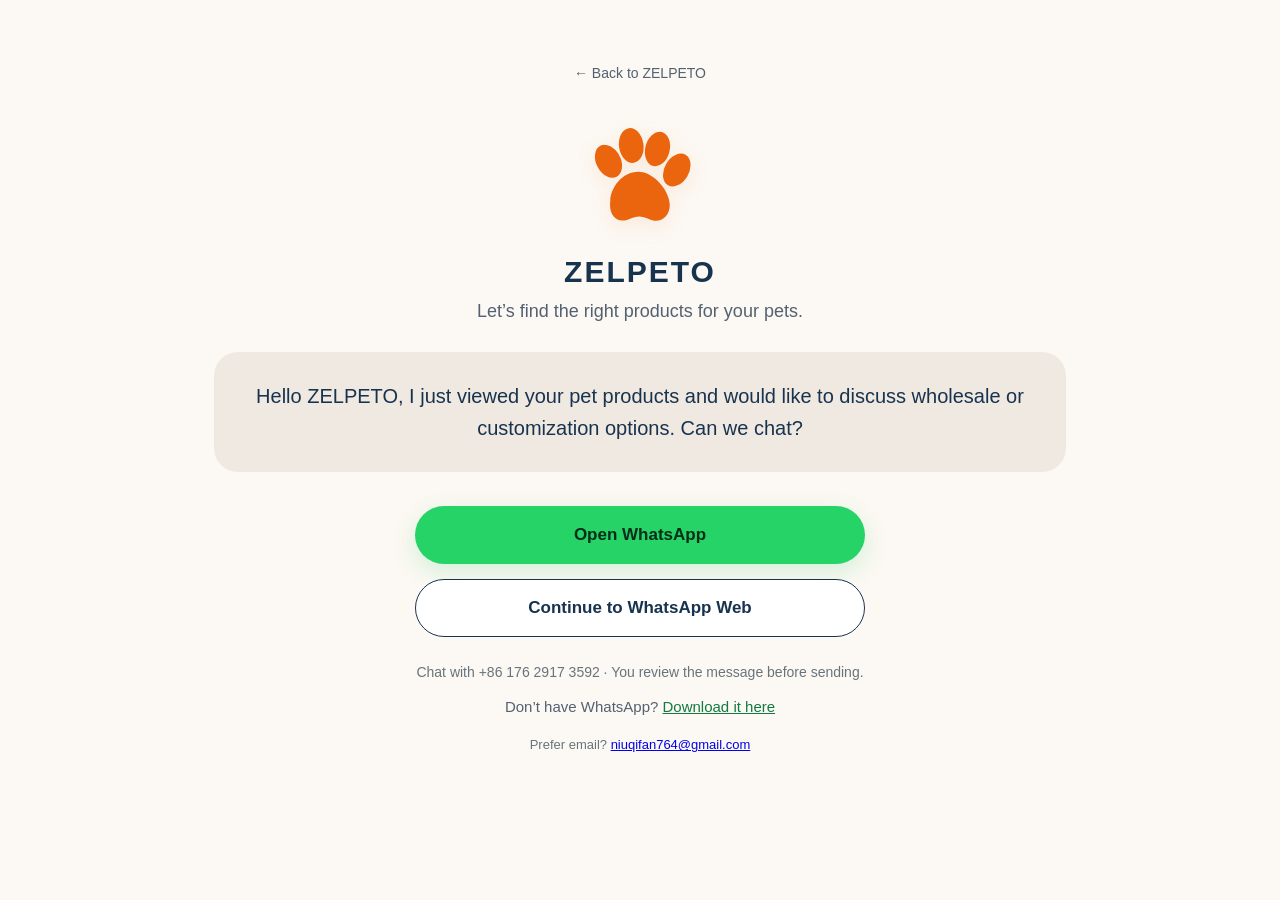
<file: whatsapp.html>
<!doctype html>
<html lang="en"><head><meta charset="utf-8"><meta name="viewport" content="width=device-width,initial-scale=1"><meta name="theme-color" content="#fcf8f3"><title>Chat with ZELPETO | WhatsApp</title>
<style>
*{box-sizing:border-box}body{margin:0;background:#fcf8f3;color:#18334e;font-family:Arial,sans-serif}main{max-width:900px;margin:auto;padding:64px 24px 36px;text-align:center}.back{display:inline-block;color:#536171;font-size:14px;margin-bottom:40px;text-decoration:none}.back:hover{text-decoration:underline}.brand-paw{display:block;width:112px;height:112px;margin:0 auto 22px;fill:#ea650e;filter:drop-shadow(0 6px 10px #e9651318)}h1{font-size:30px;letter-spacing:2px;margin:0 0 12px}h2{font-size:18px;font-weight:400;margin:0 0 30px;color:#536171}.message{background:#f0e9e2;border-radius:24px;padding:28px 32px;font-size:20px;line-height:1.6;margin:0 0 34px}.actions{display:grid;gap:15px;max-width:450px;margin:auto}.button{display:flex;align-items:center;justify-content:center;min-height:58px;border-radius:40px;padding:16px 24px;font-size:17px;font-weight:600;text-decoration:none;transition:transform .2s,box-shadow .2s}.primary{background:#25d366;color:#082d19;box-shadow:0 8px 24px #25d36630}.secondary{background:white;color:#18334e;border:1px solid #18334e}.button:hover{transform:translateY(-2px);box-shadow:0 9px 24px #18334e20}a:focus-visible{outline:3px solid #e96513;outline-offset:5px}.note{font-size:14px;line-height:1.6;color:#68747d;margin:24px 0 12px}.download{font-size:15px;color:#536171}.download a{color:#137a42}.fallback{font-size:13px;line-height:1.6;color:#68747d;margin-top:20px}@media(max-width:600px){main{padding:28px 20px}.back{margin-bottom:25px}.brand-paw{width:88px;height:88px}h1{font-size:26px}h2{font-size:15px}.message{font-size:16px;padding:23px 20px;border-radius:18px}.button{font-size:15px}}@media(prefers-reduced-motion:reduce){.button{transition:none}.button:hover{transform:none}}
</style></head><body><main>
<a class="back" href="index.html">← Back to ZELPETO</a>
<svg class="brand-paw" viewBox="0 0 64 64" role="img" aria-label="ZELPETO paw logo"><ellipse cx="14" cy="23" rx="7" ry="10" transform="rotate(-28 14 23)"/><ellipse cx="27" cy="14" rx="7" ry="10" transform="rotate(-8 27 14)"/><ellipse cx="42" cy="16" rx="7" ry="10" transform="rotate(14 42 16)"/><ellipse cx="53" cy="28" rx="7" ry="10" transform="rotate(30 53 28)"/><path d="M15 46c0-8 7-17 16-17s18 11 18 19c0 7-6 11-12 8-4-2-7-2-11 0-7 3-12-2-11-10Z"/></svg>
<h1 translate="no">ZELPETO</h1><h2>Let’s find the right products for your pets.</h2>
<p class="message" id="message">Hello ZELPETO, I just viewed your pet products and would like to discuss wholesale or customization options. Can we chat?</p>
<div class="actions"><a class="button primary" id="open-app" href="https://wa.me/8617629173592">Open WhatsApp</a><a class="button secondary" id="open-web" href="https://web.whatsapp.com/send?phone=8617629173592" target="_blank" rel="noopener noreferrer">Continue to WhatsApp Web</a></div>
<p class="note">Chat with +86 176 2917 3592 · You review the message before sending.</p>
<p class="download">Don’t have WhatsApp? <a href="https://www.whatsapp.com/download" target="_blank" rel="noopener noreferrer">Download it here</a></p>
<p class="fallback">Prefer email? <a href="mailto:niuqifan764@gmail.com">niuqifan764@gmail.com</a></p>
<script>const message=encodeURIComponent(document.getElementById('message').textContent);document.getElementById('open-app').href='https://wa.me/8617629173592?text='+message;document.getElementById('open-web').href='https://web.whatsapp.com/send?phone=8617629173592&text='+message;</script>
</main></body></html>
</file>
<file: wide.css>
/* Wide-screen layout, retaining the ZELPETO navy, orange and cream identity. */
:root{--page-gutter:clamp(24px,3.2vw,88px)}
.container{max-width:none;width:100%;padding-inline:var(--page-gutter)}
.header-content{min-height:92px;gap:36px}.logo{font-size:36px}.paw-icon{width:45px;height:45px}.nav{gap:clamp(24px,2.2vw,56px)}.nav>a:not(.btn),.nav-products>a{font-size:16px;padding-block:32px}.nav a.active:after{bottom:20px}.nav .btn{font-size:15px;min-height:46px;padding:12px 20px}
.hero{background:#f3e6d6}.hero-wrap{max-width:none;min-height:clamp(570px,38vw,900px);isolation:isolate;align-items:center}.hero-photo{inset:0;width:100%;height:100%;object-fit:cover;object-position:center;mask-image:none;-webkit-mask-image:none;z-index:-2}.hero-wrap:after{content:'';position:absolute;inset:0;z-index:-1;pointer-events:none;background:linear-gradient(90deg,rgba(251,245,236,.85) 0%,rgba(251,245,236,.65) 24%,rgba(251,245,236,.15) 44%,transparent 58%)}.hero-text{width:48%;padding:62px 0;max-width:950px}.hero h1{font-size:clamp(58px,4.65vw,116px);line-height:1.02;letter-spacing:-.035em;white-space:normal;max-width:900px;margin-bottom:23px}.hero-lead{font-size:clamp(18px,1.35vw,29px);line-height:1.4;white-space:normal;margin-bottom:34px}.hero-cta{gap:16px;flex-wrap:wrap}.hero-cta .btn{min-height:56px;padding:16px 27px;font-size:17px}.hero-cta .icon{width:22px;height:22px}.trust-row{margin-top:43px;width:520px;max-width:100%}.trust-item{font-size:14px;padding-inline:24px;line-height:1.25}.trust-icon .icon{width:31px;height:31px}
.section{padding-block:48px}.section-heading{font-size:clamp(34px,2.7vw,60px);letter-spacing:-.025em}.section-top{margin-bottom:30px}.section-link{font-size:16px}.category-grid,.products-grid{gap:clamp(14px,1.2vw,30px)}.category-card img{aspect-ratio:1.22}.category-bottom{padding:18px 12px}.category-bottom h3{font-size:clamp(15px,1.05vw,23px);min-height:50px;margin-bottom:10px}.circle-arrow{width:38px;height:38px;font-size:27px}.category-card,.product-card{border-radius:13px}.section-tight{padding-block:16px}.guides-banner{min-height:190px;grid-template-columns:190px minmax(0,1fr) minmax(260px,23%)}.guides-symbol{height:190px}.guides-symbol .icon{width:80px;height:80px}.guides-symbol .paw-icon{width:38px;height:38px;right:40px;bottom:42px}.guides-copy{padding:28px 32px}.guides-copy .section-heading{font-size:clamp(34px,2.6vw,56px)}.guides-copy p{font-size:16px;line-height:1.5;max-width:570px}.guides-photo{width:64%;right:8%;object-position:center}.guides-action{padding:22px 32px}.guides-action .btn{font-size:16px;min-height:52px}.product-body{padding:17px 15px 16px}.product-body h3{font-size:clamp(15px,1.05vw,23px);white-space:normal}.product-body p{font-size:clamp(13px,.85vw,18px);line-height:1.35;min-height:48px;margin-bottom:18px}.product-body .btn{min-height:42px;font-size:clamp(12px,.85vw,17px);padding:10px 8px}.product-body .btn .icon{width:18px;height:18px}#featured{padding-block:36px 48px}.oem-band{padding-block:32px}.oem-layout{grid-template-columns:2.8fr repeat(4,1fr)}.oem-intro h2{font-size:clamp(31px,2.25vw,50px)}.oem-intro p{font-size:15px}.oem-item{padding-inline:22px;min-height:132px}.oem-item h3{font-size:18px}.oem-item p{font-size:15px}.oem-icon .icon{width:38px;height:38px}#why{padding-block:38px 48px}.section-heading.center{font-size:clamp(32px,2.5vw,56px);margin-bottom:32px}.choose-grid{gap:22px}.choose-card{padding:26px;grid-template-columns:48px 1fr;column-gap:20px;min-height:140px}.choose-icon .icon{width:42px;height:42px}.choose-card h3{font-size:18px}.choose-card p{font-size:15px;line-height:1.45}
.contact-layout{min-height:390px;grid-template-columns:35% 65%}.contact-copy{padding:45px 38px 40px 0}.contact-copy h2{font-size:clamp(36px,3vw,66px)}.contact-copy p{font-size:18px;line-height:1.5;max-width:470px}.contact-right{height:390px;margin-right:calc(-1 * var(--page-gutter));padding:28px 26% 28px 30px}.contact-form-preview{padding:22px 26px}.contact-form-preview .field{margin-bottom:12px;gap:6px}.contact-form-preview .field label{font-size:13px}.contact-form-preview .field input,.contact-form-preview .field select{font-size:14px;height:38px;padding:8px 10px}.contact-form-preview .field textarea{font-size:14px;height:66px;min-height:66px}.contact-form-preview .btn{font-size:15px;min-height:42px}.contact-form-preview .photo-note{font-size:11px;margin-top:8px}.site-footer{padding-block:34px 20px}.footer-grid>div{padding-inline:40px}.footer-grid>div:first-child{padding-left:0}.footer-grid .logo{font-size:32px}.footer-grid h3{font-size:17px}.footer-grid p,.footer-grid a{font-size:14px;line-height:1.5}.footer-grid p{max-width:390px}.footer-grid .btn{font-size:16px;min-height:44px}.footer-bottom{font-size:11px;margin-top:22px;padding-top:14px}.catalog-grid{grid-template-columns:repeat(4,minmax(0,1fr))}.page-head{padding-block:65px}.guide-categories{grid-template-columns:repeat(3,minmax(0,1fr))}
@media(min-width:741px) and (max-width:1250px){.header-content{min-height:72px;gap:20px}.logo{font-size:29px}.paw-icon{width:37px;height:37px}.nav{gap:18px}.nav>a:not(.btn),.nav-products>a{font-size:12px;padding-block:25px}.nav .btn{font-size:12px;padding:8px 12px;min-height:38px}.nav a.active:after{bottom:14px}.hero-wrap{min-height:520px}.hero h1{font-size:58px}.hero-text{width:51%;padding-block:50px}.hero-lead{font-size:17px;max-width:410px}.hero-cta .btn{font-size:13px;min-height:44px;padding:12px 18px}.trust-row{width:400px;margin-top:30px}.trust-item{font-size:11px;padding-inline:15px}.trust-icon .icon{width:25px;height:25px}.section{padding-block:32px}.section-link{font-size:13px}.category-bottom{padding:13px 8px}.category-bottom h3{font-size:13px;min-height:34px}.circle-arrow{width:30px;height:30px}.guides-banner{grid-template-columns:110px 1fr 210px;min-height:135px}.guides-symbol{height:135px}.guides-symbol .icon{width:55px;height:55px}.guides-symbol .paw-icon{width:26px;height:26px;right:19px;bottom:29px}.guides-copy{padding:20px}.guides-copy .section-heading{font-size:31px}.guides-copy p{font-size:12px;max-width:360px}.guides-action{padding:14px}.guides-action .btn{font-size:12px;min-height:40px}.product-body{padding:12px 8px}.product-body h3{font-size:13px}.product-body p{font-size:11px;min-height:42px}.product-body .btn{font-size:10px;min-height:32px;padding:7px 4px;gap:3px}.product-body .btn .icon{width:12px;height:12px}.oem-intro{grid-template-columns:1fr;gap:10px}.oem-intro h2{font-size:30px}.oem-intro p{font-size:12px}.oem-item{padding-inline:12px;min-height:120px}.oem-item h3{font-size:14px}.oem-item p{font-size:12px}.choose-card{padding:18px 14px;grid-template-columns:32px 1fr;gap:12px}.choose-icon .icon{width:30px;height:30px}.choose-card h3{font-size:14px}.choose-card p{font-size:12px}.contact-layout{min-height:355px}.contact-copy{padding:40px 24px 30px 0}.contact-copy h2{font-size:34px}.contact-copy p{font-size:14px}.contact-right{height:355px;padding:22px 15% 22px 20px}.contact-form-preview{padding:18px}.contact-form-preview .field label{font-size:11px}.contact-form-preview .field input,.contact-form-preview .field select{font-size:12px;height:34px}.contact-form-preview .field textarea{font-size:12px}.footer-grid>div{padding-inline:22px}.footer-grid .logo{font-size:25px}.footer-grid h3{font-size:14px}.footer-grid p,.footer-grid a{font-size:11px}.footer-grid .btn{font-size:13px}.catalog-grid{grid-template-columns:repeat(3,minmax(0,1fr))}}
@media(max-width:740px){:root{--page-gutter:20px}.header-content{min-height:66px}.logo{font-size:27px}.paw-icon{width:34px;height:34px}.nav{top:66px;gap:0}.nav>a:not(.btn),.nav-products>a{font-size:14px;padding:13px 5px}.hero-wrap{display:block;min-height:650px}.hero-text{width:100%;padding:36px 0 0;max-width:none}.hero h1{font-size:clamp(40px,10vw,58px);margin-bottom:16px}.hero-lead{font-size:14px;margin-bottom:24px;max-width:360px}.hero-cta{gap:10px}.hero-cta .btn{min-height:42px;font-size:12px;padding:11px 15px}.hero-cta .icon{width:16px;height:16px}.trust-row{width:360px;margin-top:27px}.trust-item{font-size:10px;padding-inline:12px}.trust-icon .icon{width:24px;height:24px}.hero-photo{inset:auto 0 0;height:310px;width:100%;object-fit:cover;object-position:77% center;mask-image:linear-gradient(transparent,#000 22%);-webkit-mask-image:linear-gradient(transparent,#000 22%)}.hero-wrap:after{display:none}.section{padding-block:28px}.section-heading{font-size:28px}.section-link{font-size:10px}.section-top{margin-bottom:20px}.category-grid,.products-grid{grid-template-columns:repeat(2,minmax(0,1fr));gap:12px}.category-bottom{padding:13px 8px}.category-bottom h3{font-size:13px;min-height:32px}.circle-arrow{width:30px;height:30px}.guides-banner{grid-template-columns:66px 1fr;min-height:155px}.guides-symbol{grid-row:1/3;height:100%}.guides-symbol .icon{width:40px;height:40px}.guides-symbol .paw-icon{width:22px;height:22px;right:8px;bottom:42px}.guides-copy{padding:17px 14px 8px}.guides-copy .section-heading{font-size:25px}.guides-copy p{font-size:11px;line-height:1.5}.guides-action{grid-column:2;padding:0 14px 15px}.guides-action .btn{font-size:11px;min-height:34px}.guides-photo{display:none}#featured{padding-block:24px 30px}.product-body{padding:12px 9px}.product-body h3{font-size:13px;min-height:30px}.product-body p{font-size:11px;min-height:43px;margin-bottom:13px}.product-body .btn{font-size:11px;min-height:34px;padding:7px 4px}.product-body .btn .icon{width:13px;height:13px}.oem-layout{grid-template-columns:1fr 1fr;gap:20px 0}.oem-intro{grid-column:1/-1;grid-template-columns:1fr 1fr;gap:15px}.oem-intro h2{font-size:27px}.oem-intro p{font-size:11px}.oem-item{padding-inline:14px;min-height:105px}.oem-item h3{font-size:14px}.oem-item p{font-size:12px}.oem-icon .icon{width:30px;height:30px}#why{padding-block:28px}.section-heading.center{font-size:25px;margin-bottom:22px}.choose-grid{gap:12px}.choose-card{grid-template-columns:1fr;padding:16px;min-height:170px}.choose-icon .icon{width:30px;height:30px}.choose-card h3{font-size:13px}.choose-card p{font-size:11px}.contact-layout{display:block}.contact-copy{padding:30px 0}.contact-copy h2{font-size:35px}.contact-copy p{font-size:14px}.contact-right{height:auto;margin-inline:-20px;padding:22px 20px}.contact-form-preview{padding:18px}.contact-form-preview .field label{font-size:11px}.contact-form-preview .field input,.contact-form-preview .field select{height:37px;font-size:12px}.contact-form-preview .field textarea{font-size:12px;min-height:72px}.contact-form-preview .btn{font-size:13px}.contact-form-preview .photo-note{font-size:10px}.footer-grid{grid-template-columns:1fr 1fr;gap:24px 16px}.footer-grid>div{padding:0}.footer-grid .logo{font-size:27px}.footer-grid h3{font-size:14px}.footer-grid p,.footer-grid a{font-size:12px}.footer-grid .btn{font-size:13px}.footer-bottom{font-size:9px;line-height:1.5}.catalog-grid,.guide-categories{grid-template-columns:1fr}.page-head{padding-block:40px}}
@media(prefers-reduced-motion:reduce){html{scroll-behavior:auto}*,*:before,*:after{transition:none!important}}
</file>
<file: immersive.css>
/* Local-only immersive prototype. Natural document scrolling, no wheel interception. */
:root{--scene-header:92px}.hero.immersive{height:240svh;min-height:1400px;overflow:visible;position:relative;background:#f6ebdc}
.immersive .hero-wrap{position:sticky;top:var(--scene-header);height:calc(100svh - var(--scene-header));min-height:520px;max-height:none;padding:0;display:block;overflow:hidden;isolation:isolate;max-width:none}
.immersive .hero-wrap:after{display:none}.immersive .hero-photo{inset:0;width:100%;height:100%;object-fit:cover;object-position:center;mask-image:none;transform:none;z-index:0}
.immersive .hero-text{position:absolute;left:var(--page-gutter);top:50%;width:47%;padding:0;transform:translateY(-50%);z-index:5;will-change:transform,opacity}.immersive .hero-text .trust-row{margin-top:32px}.immersive .hero-text h1{font-size:clamp(46px,4.7vw,100px)}
.scene-art{position:absolute;inset:0;z-index:1;opacity:0;transition:opacity .7s}.scene-ready .scene-art{opacity:1}.scene-ready>.hero-photo{visibility:hidden}
.scene-depth{position:absolute;inset:-2%;will-change:transform;pointer-events:none}.scene-depth>img{width:100%;height:100%;object-fit:cover;object-position:center;display:block;max-width:none}
.scene-room{z-index:1}.scene-pets{z-index:3}.scene-near{z-index:7;inset:-3%;opacity:.8}.scene-near>img{object-fit:fill}.scene-light{position:absolute;inset:0;z-index:4;pointer-events:none;background:linear-gradient(90deg,rgba(252,246,237,.88),rgba(252,246,237,.52) 28%,transparent 57%);will-change:opacity}
.scene-grain{position:absolute;inset:0;z-index:6;pointer-events:none;background:radial-gradient(ellipse at 10% 15%,#fff4d74d,transparent 50%)}
.scene-eyebrow{font:600 11px Arial,sans-serif;letter-spacing:3px;text-transform:uppercase;color:#a66a3b;margin-bottom:20px;display:flex;align-items:center;gap:12px}.scene-eyebrow:before{content:'';width:32px;height:1px;background:currentColor}
.scene-story{position:absolute;left:var(--page-gutter);top:45%;z-index:5;width:36%;max-width:590px;opacity:0;transform:translateY(35px);pointer-events:none;will-change:transform,opacity}.scene-story h2{font:500 clamp(38px,4vw,82px)/1.03 Georgia,serif;letter-spacing:-.035em;color:#18334e;margin:0 0 22px}.scene-story p{font:400 clamp(15px,1.1vw,21px)/1.7 Arial,sans-serif;color:#33485a;max-width:420px;margin:0}.scene-story .story-index{font:500 11px Arial;letter-spacing:2px;text-transform:uppercase;color:#976343;margin-bottom:20px}
.scene-spot{position:absolute;z-index:4;display:grid;place-items:center;width:46px;height:46px;transform:translate(-50%,-50%);pointer-events:auto;background:none;border:0;border-radius:50%;cursor:pointer;color:#17314e}.scene-spot[hidden]{display:none}.scene-spot .spot-ring{display:block;width:15px;height:15px;border:3px solid #fff;background:#d97635;border-radius:50%;box-shadow:0 0 0 7px #ffffff30,0 2px 12px #16283f30;transition:box-shadow .2s,transform .2s}.scene-spot:hover .spot-ring,.scene-spot:focus-visible .spot-ring{transform:scale(1.15);box-shadow:0 0 0 10px #ffffff55,0 2px 12px #16283f30}.scene-spot:focus-visible{outline:2px solid #ef701c;outline-offset:5px}.spot-name{position:absolute;bottom:100%;left:50%;transform:translate(-50%,5px);background:#fffaf2f2;padding:9px 13px;border-radius:30px;white-space:nowrap;font:600 12px Arial,sans-serif;opacity:0;transition:.2s;box-shadow:0 4px 15px #10283e15}.scene-spot:hover .spot-name,.scene-spot:focus-visible .spot-name{opacity:1;transform:translate(-50%,0)}
.scene-controls{position:absolute;z-index:10;left:var(--page-gutter);right:var(--page-gutter);bottom:23px;display:flex;align-items:center;justify-content:space-between;gap:16px;color:#18334e;font:500 11px Arial,sans-serif}.scene-controls a,.scene-controls button{display:inline-flex;align-items:center;justify-content:center;gap:8px;border:1px solid #17314e20;border-radius:30px;background:#fffaf2d9;padding:10px 15px;min-height:38px;color:#17314e;font:600 11px Arial,sans-serif;backdrop-filter:blur(10px);text-decoration:none}.scene-controls button{cursor:pointer}.scene-controls a:hover,.scene-controls button:hover{background:#fff}.scene-controls button:disabled{cursor:default}.scene-controls .control-left{display:flex;gap:9px}.scene-progress{width:clamp(120px,20vw,340px);display:grid;gap:9px;text-align:center;font-size:10px;letter-spacing:1.8px;text-transform:uppercase}.scene-progress-track{height:2px;background:#19344f25;overflow:hidden}.scene-progress-fill{display:block;width:100%;height:100%;background:#c77435;transform:scaleX(0);transform-origin:left}.scene-dot{width:6px;height:6px;background:#da763a;border-radius:50%}
.pet-detail{position:absolute;z-index:12;right:var(--page-gutter);top:50%;transform:translateY(-50%);width:min(340px,calc(100% - 40px));background:#fffcf5f5;border:1px solid #fff8;padding:28px;border-radius:18px;box-shadow:0 22px 65px #10283f22;backdrop-filter:blur(20px);color:#19344f}.pet-detail[hidden]{display:none}.pet-detail .pet-close{position:absolute;right:12px;top:10px;border:0;background:transparent;color:#19344f;font-size:26px;padding:4px;cursor:pointer}.pet-detail .pet-kicker{font:600 10px Arial;letter-spacing:2px;text-transform:uppercase;color:#bb773e;margin:0 0 16px}.pet-detail h3{font:500 34px/1.08 Georgia,serif;margin:0 0 15px}.pet-detail p{font:400 14px/1.7 Arial;color:#536171;margin:0 0 24px}.pet-detail a{display:inline-flex;font-size:13px;min-height:40px}.scene-bottom-fade{position:absolute;inset:0;z-index:8;background:linear-gradient(transparent 45%,#fcf8f3);opacity:0;pointer-events:none}
.immersive.scene-static{height:auto;min-height:0}.scene-static .hero-wrap{position:relative;top:0;height:clamp(570px,38vw,900px)}.scene-static .scene-depth,.scene-static .hero-text{will-change:auto}.scene-static .scene-progress{display:none}
@media(min-width:741px) and (max-width:1250px){:root{--scene-header:72px}.immersive .hero-text h1{font-size:52px}.immersive .hero-text .hero-lead{font-size:16px}.immersive .hero-text .trust-row{width:340px}.scene-story{width:40%}.scene-story h2{font-size:48px}}
@media(max-width:740px){:root{--scene-header:66px}.hero.immersive{height:185svh;min-height:1000px}.immersive .hero-wrap{min-height:660px;height:calc(100svh - 66px)}.immersive .hero-text{left:24px;right:24px;top:36px;width:auto;transform:none}.immersive .hero-text h1{font-size:clamp(37px,10vw,50px);margin-bottom:14px}.immersive .hero-text .hero-lead{font-size:13px;max-width:320px;margin-bottom:18px}.immersive .hero-text .hero-cta{gap:9px}.immersive .hero-text .hero-cta .btn{font-size:11px;min-height:38px;padding:9px 12px}.immersive .hero-text .trust-row{display:none}.scene-eyebrow{font-size:9px;letter-spacing:2px;margin-bottom:15px}.scene-depth{inset:46% -2% 9%}.scene-depth>img{object-position:76% center}.scene-room{inset:0 -2%}.scene-room>img{object-position:43% center}.scene-near{inset:0 -16%;opacity:.45}.scene-near>img{object-fit:fill}.scene-light{background:linear-gradient(#faf1e3 0%,#faf1e3f5 28%,#faf1e300 58%)}.scene-story{left:24px;top:50px;width:80%}.scene-story h2{font-size:40px;max-width:300px}.scene-story p{font-size:13px;line-height:1.6;max-width:290px}.scene-story .story-index{font-size:9px;margin-bottom:14px}.scene-controls{left:16px;right:16px;bottom:14px;gap:8px;flex-wrap:wrap}.scene-controls a,.scene-controls button{font-size:9px;padding:8px 10px;min-height:32px}.scene-controls .control-left{gap:5px}.scene-progress{width:100%;order:-1;gap:6px;font-size:8px;margin-bottom:4px}.scene-spot{width:44px;height:44px}.spot-name{font-size:10px;padding:7px 10px}.pet-detail{right:20px;top:auto;bottom:86px;transform:none;padding:22px;width:calc(100% - 40px)}.pet-detail h3{font-size:28px}.pet-detail p{font-size:13px}.scene-static .hero-wrap{height:720px}.scene-static .scene-progress{display:none}}
@media(prefers-reduced-motion:reduce){.scene-art,.scene-spot .spot-ring,.spot-name{transition:none!important}.scene-depth,.hero-text,.scene-story{will-change:auto!important}}

html{scroll-padding-top:var(--scene-header)}
@media(max-width:740px){.scene-controls{background:linear-gradient(transparent,#faf1e3e8);padding-top:12px}.scene-hint{font-size:9px}}

/* Scroll-linked rubber play ball; lighting stays still while the seams rotate. */
.toy-ball{position:absolute;z-index:9;left:0;bottom:72px;width:clamp(76px,7.5vw,132px);aspect-ratio:1;pointer-events:none;transform-origin:center bottom;will-change:transform;filter:drop-shadow(0 2px 1px #51341e18)}
.toy-body{position:absolute;inset:0;border-radius:50%;overflow:hidden;background:#d77b39;box-shadow:inset -6px -8px 12px #713a2440, inset 2px 2px 3px #ffe8b680;will-change:transform}
.toy-pattern{position:absolute;inset:0;border-radius:50%;background:repeating-conic-gradient(from 25deg,#de9148 0deg 58deg,#24546b 59deg 117deg,#ecb76b 118deg 176deg);will-change:transform}
.toy-pattern i{position:absolute;inset:5% 30%;border:3px solid #f6d6a8aa;border-radius:50%;box-shadow:1px 0 2px #613b2655}
.toy-pattern i:nth-child(2){transform:rotate(60deg)}.toy-pattern i:nth-child(3){transform:rotate(120deg)}
.toy-light{position:absolute;inset:0;border-radius:50%;background:radial-gradient(circle at 29% 22%,#fff9dd99,transparent 38%),radial-gradient(circle at 35% 28%,transparent 30%,#42291c66 85%,#35261999);box-shadow:inset 0 0 4px #f9c77880}
.toy-light:after{content:'';position:absolute;inset:0;border-radius:50%;opacity:.23;background-image:radial-gradient(#fff8 0.6px,transparent .8px);background-size:4px 4px}
.toy-shadow{position:absolute;left:-12%;right:-12%;bottom:-7%;height:19%;border-radius:50%;background:#513b27;filter:blur(5px);opacity:.35}
@media(max-width:740px){.toy-ball{width:65px;bottom:90px}}
@media(prefers-reduced-motion:reduce){.toy-ball,.toy-body,.toy-pattern{will-change:auto}}

/* Photographic rope toy replacement, preserve fuzzy alpha silhouette. */
.toy-body{background:none;box-shadow:none;overflow:visible;border-radius:0}.toy-pattern.toy-photo{width:100%;height:100%;object-fit:contain;background:none;border-radius:0}.toy-shadow{bottom:-3%;left:4%;right:4%;height:14%}

/* Share scene lighting; foreground foliage occludes the toy. */
.toy-ball{z-index:3;bottom:68px;filter:none}
.toy-photo{filter:brightness(1.08) saturate(.76) contrast(.92) blur(.22px)}
.toy-body:after{content:'';position:absolute;inset:5%;border-radius:50%;pointer-events:none;background:radial-gradient(ellipse at 28% 20%,#fff1cb26,transparent 65%),linear-gradient(transparent 70%,#4c33231c);mix-blend-mode:soft-light}
.toy-shadow{bottom:0;left:9%;right:9%;height:11%;filter:blur(3px);background:#705239}
.toy-shadow:after{content:'';position:absolute;left:22%;right:22%;bottom:1px;height:45%;border-radius:50%;background:#3e3024;filter:blur(1px)}
@media(max-width:740px){.toy-ball{bottom:90px}}
.toy-ball{z-index:5}

/* Hotspots float above foliage, while retaining the pets' exact motion. */
.scene-hotspots{z-index:9}
.scene-spot{width:52px;height:52px}
.scene-spot .spot-ring{position:relative;display:grid;place-items:center;width:32px;height:32px;background:#e65e0b;border:3px solid #fff;box-shadow:0 3px 10px #19344f60;box-sizing:border-box}
.scene-spot .spot-ring:before{content:'+';color:#fff;font:500 26px/1 Arial,sans-serif;position:absolute;inset:0;display:grid;place-items:center}
.scene-spot .spot-ring:after{content:'';position:absolute;inset:-9px;border:2px solid #fff9;border-radius:50%;animation:spot-beacon 2.7s ease-out infinite;pointer-events:none}
.scene-spot:nth-child(2) .spot-ring:after{animation-delay:.4s}.scene-spot:nth-child(3) .spot-ring:after{animation-delay:.8s}.scene-spot:nth-child(4) .spot-ring:after{animation-delay:1.2s}
.scene-spot:hover .spot-ring,.scene-spot:focus-visible .spot-ring{background:#c64a00;box-shadow:0 0 0 6px #fff5,0 4px 14px #19344f55}
.scene-spot:active .spot-ring{transform:scale(.92)}
@keyframes spot-beacon{0%{transform:scale(.8);opacity:.8}75%,100%{transform:scale(1.3);opacity:0}}
.scene-static .spot-ring:after{animation:none;opacity:.5}
@media(max-width:740px){.scene-spot{width:48px;height:48px}.scene-spot .spot-ring{width:30px;height:30px}}
@media(prefers-reduced-motion:reduce){.scene-spot .spot-ring:after{animation:none;opacity:.5}}

/* Match immersive headings to the established homepage heading family and weight. */
.scene-story h2,.pet-detail h3{font-family:Georgia,'Times New Roman',serif;font-weight:700;line-height:1.06;letter-spacing:-.035em}
.scene-story p,.pet-detail p{font-family:Inter,-apple-system,BlinkMacSystemFont,'Segoe UI',Arial,sans-serif}

/* Subtle markers with generous invisible touch targets. */
.scene-spot .spot-ring{width:24px;height:24px;border-width:2px;background:#df7938;box-shadow:0 2px 7px #19344f35}
.scene-spot .spot-ring:before{font-size:19px;font-weight:400}
.scene-spot .spot-ring:after{inset:-5px;border-width:1px;animation-duration:3.6s}
.scene-spot:hover .spot-ring,.scene-spot:focus-visible .spot-ring{transform:scale(1.12);box-shadow:0 0 0 4px #ffffff30,0 2px 8px #19344f40}
@keyframes spot-beacon{0%{transform:scale(.9);opacity:.45}70%,100%{transform:scale(1.2);opacity:0}}
@media(max-width:740px){.scene-spot .spot-ring{width:24px;height:24px}}

/* Four hollow halo hotspots. Preserve the larger invisible hit area. */
.scene-spot .spot-ring{width:22px;height:22px;border:2px solid #fff;background:rgba(255,255,255,.08);box-shadow:0 0 0 4px #ffffff1a,0 1px 7px #17314e55,inset 0 0 5px #ffffff35}
.scene-spot .spot-ring:before{content:none}
.scene-spot .spot-ring:after{inset:-7px;border:1px solid #ffffffb3;animation:spot-beacon 3.2s ease-out infinite}
.scene-spot:hover .spot-ring,.scene-spot:focus-visible .spot-ring{background:#ffffff26;border-color:#fff;transform:scale(1.12);box-shadow:0 0 0 5px #ffffff30,0 0 13px #ffffff60,0 2px 7px #17314e55}
.scene-spot:active .spot-ring{transform:scale(.94)}
.scene-static .spot-ring:after{animation:none;opacity:.4}
@media(max-width:740px){.scene-spot .spot-ring{width:22px;height:22px}}
@media(prefers-reduced-motion:reduce){.scene-spot .spot-ring:after{animation:none;opacity:.4}}
/* Gentle ambient movement, separate from scroll-driven layer transforms. */
.hero.immersive:not(.scene-static) .scene-near>img{animation:foliage-breeze 8s ease-in-out infinite;transform-origin:12% 95%}
@keyframes foliage-breeze{0%,100%{transform:rotate(-.45deg) translateY(0)}50%{transform:rotate(.65deg) translateY(-5px)}}
.scene-ambience{position:absolute;inset:0;pointer-events:none;overflow:hidden;z-index:2}
.scene-ambience i{position:absolute;width:3px;height:3px;background:#fff5d7;border-radius:50%;box-shadow:0 0 9px 2px #fff2ca66;opacity:0;animation:scene-mote var(--drift-duration) ease-in-out var(--drift-delay) infinite}
@keyframes scene-mote{0%,100%{opacity:0;transform:translate3d(0,12px,0)}25%,65%{opacity:.45}85%{opacity:0;transform:translate3d(18px,-38px,0)}}
.scene-spot.spot-near .spot-ring{transform:scale(1.16);background:#ffffff25;box-shadow:0 0 0 7px #ffffff20,0 0 22px #fff2d680}
.scene-spot.spot-near .spot-name{opacity:1;visibility:visible;transform:translate(-50%,0)}
.scene-spot[data-pet="bird"] .spot-ring:after{animation-delay:-.8s}
.scene-spot[data-pet="reptile"] .spot-ring:after{animation-delay:-1.7s}
.scene-spot.spot-greet .spot-ring{animation:pet-greeting .65s ease-out}
@keyframes pet-greeting{0%,100%{transform:scale(1)}35%{transform:scale(1.35)}65%{transform:scale(.95)}}
.hero.scene-static .scene-ambience{display:none}
.hero.scene-static .scene-near>img,.hero.scene-static .scene-spot.spot-greet .spot-ring{animation:none}
.hero.scene-paused .scene-near>img,.hero.scene-paused .scene-ambience i,.hero.scene-paused .spot-ring:after{animation-play-state:paused}
@media(max-width:740px){.scene-ambience i:nth-child(even){display:none}}
@media(prefers-reduced-motion:reduce){.hero.immersive .scene-near>img,.hero.immersive .scene-ambience i,.hero.immersive .scene-spot.spot-greet .spot-ring{animation:none}.scene-ambience{display:none}}

/* Right-hand pet labels open inward, never beyond the hero edge. */
.scene-spot[data-pet="bird"] .spot-name,.scene-spot[data-pet="reptile"] .spot-name{left:auto;right:calc(50% + 8px);transform:translateY(5px);background:#fffaf2;color:#17314e;max-width:calc(100vw - 64px);white-space:normal;width:max-content;text-align:center;line-height:1.4}
.scene-spot[data-pet="bird"]:hover .spot-name,.scene-spot[data-pet="bird"]:focus-visible .spot-name,.scene-spot[data-pet="bird"].spot-near .spot-name,.scene-spot[data-pet="reptile"]:hover .spot-name,.scene-spot[data-pet="reptile"]:focus-visible .spot-name,.scene-spot[data-pet="reptile"].spot-near .spot-name{transform:translateY(0)}
</file>
<file: whatsapp-paw.css>
.whatsapp-paw{position:fixed;right:28px;bottom:30px;z-index:1100;width:66px;height:66px;display:grid;place-items:center;border:1px solid #ffffff80;border-radius:50%;background:linear-gradient(145deg,#36d97a,#0a9754);box-shadow:0 7px 22px #105a3a40,inset 0 1px 2px #ffffff70;cursor:pointer;text-decoration:none;animation:paw-float 3.8s ease-in-out infinite;-webkit-tap-highlight-color:transparent}
.whatsapp-paw svg{width:43px;height:43px;fill:#fff;transform:rotate(-12deg);filter:drop-shadow(0 1px 1px #064a2920)}
.paw-status{position:absolute;right:2px;bottom:3px;width:12px;height:12px;border:3px solid #fff;border-radius:50%;background:#25d366;box-sizing:content-box}
.paw-label{position:absolute;right:calc(100% + 12px);top:50%;transform:translate(5px,-50%);padding:11px 15px;background:#fffdf8;color:#17314e;box-shadow:0 4px 20px #17314e20;border-radius:12px;font:600 13px/1.3 Arial,sans-serif;white-space:nowrap;opacity:0;visibility:hidden;transition:opacity .2s,transform .2s}
.whatsapp-paw:hover,.whatsapp-paw:focus-visible{animation-play-state:paused;background:#119c59}.whatsapp-paw:focus-visible{outline:3px solid #17314e;outline-offset:5px}.whatsapp-paw:hover .paw-label,.whatsapp-paw:focus-visible .paw-label{opacity:1;visibility:visible;transform:translate(0,-50%)}
.paw-notice{position:fixed;right:28px;bottom:112px;z-index:1101;width:270px;max-width:calc(100vw - 40px);box-sizing:border-box;padding:20px 36px 16px 20px;background:#fffdf8;border:1px solid #e5e2da;border-radius:16px;box-shadow:0 12px 40px #17314e25;color:#17314e;font:14px/1.5 Arial,sans-serif}.paw-notice p{margin:8px 0 0}.paw-notice button{position:absolute;right:9px;top:8px;border:0;background:none;font-size:23px;cursor:pointer;color:#17314e}
@keyframes paw-float{0%,100%{transform:translateY(0) rotate(-3deg)}50%{transform:translateY(-9px) rotate(3deg)}}
@media(max-width:740px){.whatsapp-paw{width:56px;height:56px;right:18px;bottom:calc(22px + env(safe-area-inset-bottom,0px))}.whatsapp-paw svg{width:37px;height:37px}.paw-notice{right:18px;bottom:100px}.paw-label{font-size:12px}}
@media(prefers-reduced-motion:reduce){.whatsapp-paw{animation:none}.paw-label{transition:none}}
</file>
<file: category-motion.css>
#categories .category-card{position:relative;isolation:isolate;transform:translateY(0);transition:transform .3s ease,box-shadow .3s ease,background .3s ease;outline-offset:5px;-webkit-tap-highlight-color:transparent}
.category-image-frame{display:block;overflow:hidden;aspect-ratio:1.22;background:#f3e9dd}
#categories .category-image-frame img{display:block;width:100%;height:100%;object-fit:cover;transition:transform .65s cubic-bezier(.2,.65,.3,1),filter .45s ease}
#categories .category-bottom{position:relative;z-index:1;transition:background .3s ease}
#categories .category-bottom h3{transition:color .25s ease}
#categories .circle-arrow{position:relative;transition:transform .3s ease,background .3s ease,color .3s ease,box-shadow .3s ease}
#categories .category-card:focus-visible{outline:3px solid #e96513;box-shadow:0 10px 24px #17314e20}
#categories .category-card:focus-visible .circle-arrow{background:#e96513;color:white;transform:translateX(5px)}
@media(hover:hover) and (pointer:fine){
 #categories .category-card:hover{transform:translateY(-8px);box-shadow:0 16px 32px #17314e20;background:#fff7ed}
 #categories .category-card:hover img{transform:scale(1.065);filter:brightness(1.04)}
 #categories .category-card:hover h3{color:#d65a0b}
 #categories .category-card:hover .circle-arrow{transform:translateX(6px);background:#ed6a16;color:#fff;box-shadow:0 4px 12px #e9651333}
}
#categories .category-card:active{transform:translateY(-2px) scale(.975);transition-duration:.1s}
#categories .category-card:active .circle-arrow{background:#c94f08;color:white;transform:translateX(8px)}
@media(prefers-reduced-motion:reduce){#categories .category-card,#categories .category-card img,#categories .category-bottom,#categories h3,#categories .circle-arrow{transition:none!important;transform:none!important}}
</file>
<file: framework.css>
:root{--navy:#18334e;--orange:#e96513;--cream:#fcf8f3}*{box-sizing:border-box}body{margin:0;background:var(--cream);color:var(--navy);font:16px/1.65 Arial,sans-serif}a{color:inherit}header{display:flex;justify-content:space-between;align-items:center;padding:20px 4%;gap:24px;border-bottom:1px solid #18334e12;background:#fcf8f3}nav{display:flex;gap:28px;align-items:center}nav a{text-decoration:none;font-size:14px;font-weight:600}nav [aria-current]{color:var(--orange)}.brand{display:flex;align-items:center;gap:10px;font-size:28px;font-weight:800;text-decoration:none}.brand svg{width:40px;height:40px;fill:var(--orange)}main{max-width:1600px;margin:auto;padding:0 4%}.draft{font-size:11px;letter-spacing:1px;background:#f4eadc;color:#806445;padding:9px 15px;margin-top:20px;border-radius:8px}.page-intro{padding:65px 0 38px;max-width:1000px}small{font-size:11px;letter-spacing:2.5px;color:#a66539;font-weight:700}h1,h2{font-family:Georgia,'Times New Roman',serif;line-height:1.08;letter-spacing:-.035em;margin:18px 0 24px}h1{font-size:clamp(40px,4.8vw,76px)}h2{font-size:clamp(30px,3vw,50px)}h3{font-size:19px;line-height:1.3;margin:20px 0 10px}p{color:#526171;max-width:680px}.page-intro p{font-size:19px}.split,.product-layout{display:grid;grid-template-columns:1fr 1fr;gap:6%;align-items:center}section{padding:45px 0}.grid{display:grid;gap:24px}.four{grid-template-columns:repeat(4,1fr)}.three{grid-template-columns:repeat(3,1fr)}.photo-slot{aspect-ratio:3/2;background:linear-gradient(135deg,#f1e4d4,#faf1e8);border:1px dashed #c9ad93;border-radius:18px;display:flex;flex-direction:column;align-items:center;justify-content:center;text-align:center;gap:9px;padding:20px;color:#8c6c52}.photo-slot svg{width:45px;height:45px;fill:#b48c6866}.photo-slot strong{font-size:15px}.photo-slot span{font-size:10px;letter-spacing:1px}.square{aspect-ratio:1}.soft{background:#f5ebdf;border-radius:24px;padding:42px;margin:25px 0}.number{font:32px Georgia;color:var(--orange)}.pending{border-left:2px solid #d8b188;padding-left:15px;color:#8a715d;font-size:14px}.btn{display:inline-flex;background:var(--orange);color:white;border-radius:8px;padding:13px 23px;text-decoration:none;font-weight:600;font-size:14px;transition:transform .2s,background .2s}.btn:hover{background:#c54e08;transform:translateY(-2px)}.text-link{display:block;margin-top:20px;color:#cc570d;font-weight:600;text-underline-offset:5px}.cta{background:var(--navy);color:white;border-radius:24px;padding:48px;display:flex;justify-content:space-between;gap:40px;align-items:center;margin:50px 0}.cta small{color:#ffd4b0}.cta p{color:#d6dfe7}.cta h2{margin-bottom:0}footer{padding:45px 4%;background:#f2e9df}footer div{display:flex;gap:24px}footer a{font-size:14px}.product-layout{align-items:start;grid-template-columns:1.1fr 1fr}.product-main{width:100%;aspect-ratio:1;object-fit:cover;border-radius:20px}.caption{font-size:12px;color:#7a7e82}.product-info{padding:20px 0}dl{margin:25px 0}dl div{display:flex;justify-content:space-between;gap:20px;border-bottom:1px solid #ddd7ce;padding:12px 0;font-size:14px}dd{margin:0;color:#7b746a}dt{font-weight:600}.contact-link{display:flex;flex-direction:column;padding:20px 0;border-bottom:1px solid #ddd7ce;margin-bottom:20px;text-decoration:none}.contact-link span{color:#687786}.contact-link:hover strong{color:var(--orange)}.faq{max-width:980px}.faq details{border-bottom:1px solid #dfd5c9;padding:22px 4px}.faq summary{cursor:pointer;font-weight:600;font-size:19px}.faq details p{padding-left:20px}a:focus-visible,summary:focus-visible{outline:3px solid var(--orange);outline-offset:5px}@media(max-width:900px){header{flex-wrap:wrap}nav{flex-wrap:wrap;gap:16px}.four{grid-template-columns:1fr 1fr}.split,.product-layout{gap:28px}.soft{padding:25px}}@media(max-width:600px){header{padding:15px 20px}.brand{font-size:24px}nav{gap:13px}nav a{font-size:12px}nav .btn{padding:8px 12px}main{padding:0 20px}.page-intro{padding:35px 0 15px}.page-intro p{font-size:16px}.split,.product-layout,.three{grid-template-columns:1fr}.grid{gap:16px}.four{grid-template-columns:1fr 1fr}.photo-slot{padding:12px}.photo-slot strong{font-size:12px}.photo-slot span{font-size:9px}.photo-slot svg{width:30px;height:30px}section{padding:28px 0}.cta{display:block;padding:28px}.cta h2{margin-bottom:24px}footer{padding-bottom:90px}.soft{padding:22px}.product-layout .three{grid-template-columns:repeat(3,1fr)}.product-layout .three .photo-slot span{display:none}}
@media(prefers-reduced-motion:reduce){.btn{transition:none}.btn:hover{transform:none}}
.split>*,.product-layout>*,.grid>*{min-width:0}.product-layout .photo-slot strong{overflow-wrap:anywhere}dl div{flex-wrap:wrap}.brand{white-space:nowrap}
</file>
<file: shared-footer.css>
.site-footer{background:linear-gradient(110deg,#1d3851,#10283e);color:#fff;padding:34px 0 20px;font-family:Inter,-apple-system,BlinkMacSystemFont,"Segoe UI",Arial,sans-serif}.site-footer .container{max-width:1760px;margin:auto;padding:0 3.2%}.site-footer .footer-grid{display:grid;grid-template-columns:1.65fr 1fr 1fr 1fr;gap:0}.site-footer .footer-grid>div{padding:0 40px;border-left:1px solid #ffffff70}.site-footer .footer-grid>div:first-child{padding-left:0;border:0}.site-footer .footer-grid>div:last-child{padding-right:0}.site-footer .logo{display:flex;align-items:center;gap:9px;font-size:32px;font-weight:850;letter-spacing:-1px;color:#fff;text-decoration:none}.site-footer .paw-icon{width:36px;height:36px;color:#ef6a13}.site-footer h3{font-size:17px;margin:0 0 15px;color:#fff}.site-footer p,.site-footer a{font-size:14px;line-height:1.5;color:#d8e2ee}.site-footer p{max-width:390px}.site-footer a{display:block;text-decoration:none;margin:0}.site-footer a:hover{color:#fff;text-decoration:underline}.site-footer .icon{width:20px;height:20px;flex:none}.site-footer .email-link{display:flex;align-items:center;gap:8px;margin:12px 0 15px}.site-footer .btn{display:inline-flex;align-items:center;gap:8px;min-height:44px;padding:10px 16px;border:1.5px solid #ee7318;border-radius:8px;background:transparent;color:#fff;font-size:16px}.site-footer .footer-bottom{display:flex;justify-content:space-between;gap:20px;margin-top:22px;padding-top:14px;border-top:1px solid #ffffff26;font-size:11px;color:#c5d1da}@media(max-width:1100px){.site-footer .footer-grid>div{padding-inline:20px}.site-footer .logo{font-size:25px}.site-footer .btn{font-size:13px}}@media(max-width:740px){.site-footer .container{padding-inline:20px}.site-footer .footer-grid{grid-template-columns:1fr 1fr;gap:24px 16px}.site-footer .footer-grid>div{padding:0;border:0}.site-footer .footer-grid>div:first-child,.site-footer .footer-grid>div:last-child{grid-column:1/-1}.site-footer h3{font-size:14px}.site-footer p,.site-footer a{font-size:12px}.site-footer .logo{font-size:27px}.site-footer .footer-bottom{display:grid;gap:6px;font-size:10px}}

.site-footer .container,.site-footer .footer-grid>div{display:block}.site-footer .logo{white-space:nowrap}.site-footer .footer-grid{display:grid}.site-footer .footer-bottom{display:flex}@media(max-width:740px){.site-footer .footer-bottom{display:grid}}
</file>
<file: dog-supplies.css>
.dog-main{max-width:1760px;padding:0 3.2%;margin:auto}.breadcrumb{font-size:12px;color:#64717b;padding:22px 0}.breadcrumb a{text-decoration:none}.dog-main section{padding:0}.dog-hero{position:relative;min-height:570px;overflow:hidden;border-radius:20px;background:#eee6d8}.dog-hero>img{position:absolute;inset:0;width:100%;height:100%;object-fit:cover;object-position:65% 45%}.dog-hero:after{content:'';position:absolute;inset:0;background:linear-gradient(90deg,#f9f2e9 0%,#f9f2e9ed 22%,#f9f2e94a 49%,transparent 65%)}.hero-copy{position:relative;z-index:1;padding:75px 4%;max-width:620px}.hero-copy h1{font:700 clamp(44px,4.5vw,76px)/1.02 Georgia,serif;letter-spacing:-2px;margin:20px 0}.hero-copy p{font-size:17px;line-height:1.6;max-width:380px}.hero-copy>span{display:block;margin-top:35px;font-size:10px;letter-spacing:2px}.dog-main .collection{padding:48px 0 32px}.collection-title{display:flex;align-items:end;justify-content:space-between;gap:20px}.collection-title h2{font-size:clamp(28px,2.6vw,44px);margin:12px 0 22px}.inquiry-link{white-space:nowrap;text-decoration:none;font-size:14px;margin-bottom:24px}.inquiry-link span{background:#f6dec5;border-radius:20px;padding:5px 10px}.filters{display:flex;gap:10px;flex-wrap:wrap}.filters button{font:inherit;font-size:14px;padding:12px 23px;border:1px solid #ddcdbb;border-radius:30px;background:transparent;color:#19344f;cursor:pointer}.filters button.selected{background:#19344f;color:white;border-color:#19344f}.result-count,.image-note{font-size:12px;color:#6b7680}.result-count{margin:20px 0 12px}.dog-grid{display:grid;grid-template-columns:repeat(3,minmax(0,1fr));gap:20px}.dog-card{background:#f4eadf;border-radius:16px;overflow:hidden;transition:transform .2s,box-shadow .2s}.dog-card:hover{transform:translateY(-5px);box-shadow:0 15px 28px #19344f15}.dog-card[hidden]{display:none}.product-image{aspect-ratio:1.25;overflow:hidden;background:#efe4d7}.product-image img{width:100%;height:100%;object-fit:cover;transition:transform .4s}.dog-card:hover img{transform:scale(1.04)}.product-image.rope img{object-fit:contain;padding:45px}.card-copy{padding:24px}.card-copy small{font-size:10px}.card-copy h3{font-size:24px;margin:10px 0}.card-copy p{font-size:14px;line-height:1.5;min-height:42px}.detail-button{display:block;background:none;border:0;padding:8px 0 18px;color:#19344f;font:inherit;cursor:pointer;text-decoration:underline;text-underline-offset:4px}.card-copy .btn{width:100%;background:#19344f;color:white;border:0;cursor:pointer}.sourcing-note{display:flex;align-items:center;justify-content:space-between;gap:20px;padding:24px 0;border-top:1px solid #e3d7ca;margin-top:25px}.sourcing-note h3{margin:0 0 8px}.sourcing-note p{margin:0;font-size:14px}.sourcing-note a{white-space:nowrap;color:#cf5b12}.dog-main .dog-custom{display:grid;grid-template-columns:1fr 1fr;gap:55px;align-items:center;background:#f2e8db;border-radius:20px;overflow:hidden;margin:12px 0 36px}.dog-custom>img{width:100%;height:460px;object-fit:cover}.dog-custom>div{padding:35px 40px 35px 0}.dog-custom h2{font-size:clamp(34px,3.2vw,54px);margin:15px 0}.dog-custom p{max-width:460px;line-height:1.6}.custom-tags{display:flex;flex-wrap:wrap;gap:10px;margin:24px 0}.custom-tags span{font-size:12px;border:1px solid #dbc7b1;border-radius:20px;padding:8px 12px}.dog-main .dog-help{display:grid;grid-template-columns:1fr 1fr;gap:40px;background:#19344f;color:white;border-radius:20px;padding:38px;margin-bottom:40px}.dog-help h2{font-size:40px;margin:14px 0}.dog-help p{color:#dde4ea;line-height:1.6}.secondary-link{display:inline-block;margin:18px;color:white}.dog-main button:focus-visible,.dog-main a:focus-visible{outline:3px solid #ed852e;outline-offset:4px}#dog-status{position:fixed;bottom:28px;left:50%;transform:translateX(-50%);background:#19344f;color:white;padding:14px 22px;border-radius:10px;z-index:80}#dog-status:empty{display:none}dialog{max-width:520px;width:calc(100% - 40px);padding:35px;border:0;border-radius:20px;background:#fffaf3;color:#19344f}dialog::backdrop{background:#10283e80}dialog h2{font:700 34px Georgia,serif}dialog p{line-height:1.6}dialog dl>div{padding:14px 0;border-top:1px solid #ded2c5}dialog dd{margin:6px 0;color:#64717b}.close-dialog{float:right;border:0;background:none;font-size:28px;cursor:pointer;color:#19344f}@media(max-width:740px){.dog-main{padding:0 20px}.dog-hero{min-height:650px}.dog-hero>img{height:340px;top:auto;bottom:0;object-position:40% center}.dog-hero:after{background:linear-gradient(#f9f2e9 40%,transparent 65%)}.hero-copy{padding:30px 22px}.hero-copy h1{font-size:44px}.hero-copy p{font-size:14px}.hero-copy>span{margin-top:18px;font-size:9px}.collection-title{display:block}.dog-grid{grid-template-columns:1fr}.dog-main .collection{padding-top:32px}.filters button{padding:10px 16px}.sourcing-note{display:block}.sourcing-note a{display:inline-block;margin-top:16px}.dog-main .dog-custom{grid-template-columns:1fr;gap:0}.dog-custom>img{height:300px}.dog-custom>div{padding:25px}.dog-main .dog-help{grid-template-columns:1fr;padding:25px;gap:0}.dog-help h2{font-size:34px}.secondary-link{margin-left:0}.card-copy{padding:20px}}@media(prefers-reduced-motion:reduce){.dog-card,.product-image img{transition:none}.dog-card:hover{transform:none}}

.button-collection{grid-column:1/-1;display:grid;grid-template-columns:1.5fr 1fr;align-items:center}.button-collection .product-image{aspect-ratio:2;background:white}.button-collection .product-image img{object-fit:contain}.button-options{border:0;padding:0;margin:20px 0;display:flex;flex-wrap:wrap;gap:12px}.button-options legend{font-size:13px;font-weight:bold;margin-bottom:12px}.button-options label{font-size:13px;padding:10px;background:#fff9f1;border:1px solid #ddcdbb;border-radius:8px;cursor:pointer}.button-options input{accent-color:#dd681c}.button-collection .image-note{font-size:11px;min-height:0}@media(max-width:900px){.button-collection{grid-template-columns:1fr}}

/* Preserve every product in the supplied square collection photos. */
.collection-card .product-image{aspect-ratio:1;background:#faf2e8}.collection-card .product-image img{object-fit:contain}.collection-card:hover .product-image img{transform:none}
</file>
<file: hero-motion.css>
.hero{--hero-scale:1;--hero-shift:0px;--copy-shift:0px;--copy-opacity:1;position:relative;overflow:hidden}
.hero-photo{transform:translate3d(0,var(--hero-shift),0) scale(var(--hero-scale));transform-origin:center;will-change:transform}
.hero-text{transform:translate3d(0,var(--copy-shift),0);opacity:var(--copy-opacity);will-change:transform,opacity}
.hero-hotspots{position:absolute;inset:0;z-index:3;pointer-events:none;transform:translate3d(0,var(--hero-shift),0) scale(var(--hero-scale));transform-origin:center}
.pet-hotspot{position:absolute;display:grid;place-items:center;width:44px;height:44px;transform:translate(-50%,-50%);pointer-events:auto;border-radius:50%;color:#fff;outline-offset:5px}
.pet-hotspot[hidden]{display:none}
.hotspot-dot{width:16px;height:16px;border-radius:50%;background:#fff;border:4px solid #ee650f;box-shadow:0 0 0 6px #fff8,0 2px 12px #10284055;transition:transform .2s,box-shadow .2s}
.pet-hotspot:hover .hotspot-dot,.pet-hotspot:focus-visible .hotspot-dot{transform:scale(1.16);box-shadow:0 0 0 8px #fff9,0 2px 16px #10284055}
.hotspot-label{position:absolute;bottom:calc(100% + 5px);left:50%;transform:translate(-50%,5px);opacity:0;visibility:hidden;white-space:nowrap;border-radius:9px;background:#fffcf7;color:#17314e;box-shadow:0 6px 26px #122b4326;padding:12px 16px;font:600 14px Arial,sans-serif;transition:opacity .18s,transform .18s,visibility .18s}
.hotspot-label:after{content:'';position:absolute;left:50%;bottom:-5px;width:10px;height:10px;background:#fffcf7;transform:translateX(-50%) rotate(45deg)}
.hotspot-label span{margin-left:12px;color:#e65a19}
.pet-hotspot:hover .hotspot-label,.pet-hotspot:focus-visible .hotspot-label{opacity:1;visibility:visible;transform:translate(-50%,0)}
.pet-hotspot.edge-right .hotspot-label{left:auto;right:0;transform:translate(0,5px)}.pet-hotspot.edge-left .hotspot-label{left:0;transform:translate(0,5px)}.pet-hotspot.edge-right:hover .hotspot-label,.pet-hotspot.edge-right:focus-visible .hotspot-label,.pet-hotspot.edge-left:hover .hotspot-label,.pet-hotspot.edge-left:focus-visible .hotspot-label{transform:translate(0,0)}.pet-hotspot.edge-right .hotspot-label:after{left:auto;right:16px}.pet-hotspot.edge-left .hotspot-label:after{left:22px}
.hero-interaction-bar{position:absolute;left:var(--page-gutter);right:var(--page-gutter);bottom:18px;z-index:4;display:flex;align-items:center;justify-content:space-between;gap:12px;pointer-events:none;color:#17314e;font:500 12px Arial,sans-serif}
.motion-toggle{pointer-events:auto;display:inline-flex;align-items:center;gap:8px;border:1px solid #17314e24;border-radius:30px;background:#fffaf0d9;color:#17314e;padding:9px 13px;min-height:36px;font:600 11px Arial,sans-serif;cursor:pointer;backdrop-filter:blur(8px)}
.motion-toggle:focus-visible{outline:3px solid #e65a19;outline-offset:3px}.motion-toggle[disabled]{cursor:default}
.motion-indicator{width:7px;height:7px;border-radius:50%;background:#e65a19}.motion-toggle[aria-pressed="false"] .motion-indicator{background:#8a939b}
.hero-scroll-cue{display:flex;align-items:center;gap:9px;padding:8px 13px;border-radius:30px;background:#fffaf0cf;backdrop-filter:blur(8px)}
.hero-scroll-cue svg{width:16px;height:18px;fill:none;stroke:currentColor;stroke-width:1.5}.hero-pet-hint{padding:8px 13px;border-radius:30px;background:#fffaf0cf;backdrop-filter:blur(8px)}
@media(hover:none){.hotspot-label{font-size:11px;padding:7px 10px;opacity:1;visibility:visible;transform:translate(-50%,0);bottom:calc(100% - 2px)}.hotspot-label span{display:none}.hotspot-dot{width:13px;height:13px;border-width:3px;box-shadow:0 0 0 4px #fff8}}
@media(max-width:740px){.hero-interaction-bar{bottom:10px;left:14px;right:14px}.hero-scroll-cue{display:none}.hero-pet-hint{font-size:10px}.motion-toggle{padding:7px 10px;min-height:32px;font-size:10px}.hotspot-label{font-size:11px;padding:8px 10px}.hero-photo{transform-origin:center}.hero-hotspots{inset:auto 0 0;height:310px}.hero-text{will-change:auto}}
@media(prefers-reduced-motion:reduce){.hero-photo,.hero-text,.hero-hotspots{transform:none!important;opacity:1!important;will-change:auto}.hotspot-dot,.hotspot-label{transition:none!important}.hero-scroll-cue{display:none}}
</file>
<file: oem-images.css>
.oem-photo{display:block;width:100%;height:auto;aspect-ratio:3/2;object-fit:cover;border-radius:18px;background:#f1e6d9}.oem-square{aspect-ratio:1}.oem-gallery{display:grid;grid-template-columns:1fr 1fr;gap:28px;padding-top:0}.oem-gallery figure{margin:0}.oem-gallery figcaption{font-size:14px;color:#687786;padding:12px 2px}.grid.four .oem-photo{border-radius:14px}@media(max-width:600px){.oem-gallery{grid-template-columns:1fr;gap:20px}.oem-photo{border-radius:12px}}
/* Compact OEM rhythm; scoped to this page through its dedicated stylesheet. */
main{max-width:1760px;padding-inline:3.2%}
.page-intro{padding:32px 0 16px;max-width:1150px}
.page-intro h1{font-size:clamp(38px,4.2vw,66px);margin:12px 0 14px}
.page-intro p{margin:0}
main>section{padding-block:26px}
main>.page-intro{padding:32px 0 16px}
.split{gap:32px}
.grid{gap:16px}
h2{margin:12px 0 18px}
h3{margin:13px 0 6px}
article p{margin:6px 0 0;font-size:14px;line-height:1.5}
main>.soft{padding:28px 30px;margin:12px 0}
.soft .pending{margin-bottom:0}
main>.oem-gallery{gap:16px;padding:0 0 20px}
.oem-gallery figcaption{padding:8px 2px}
main>.cta{padding:32px;margin:20px 0 32px}
@media(max-width:600px){main{padding-inline:20px}main>section{padding-block:18px}main>.page-intro{padding:24px 0 12px}.split{gap:18px}.grid{gap:12px}main>.soft{padding:22px 18px;margin:8px 0}main>.oem-gallery{gap:14px}main>.cta{padding:24px;margin:14px 0 24px}.section-title h2{font-size:28px}}
/* Editorial detail mosaic: one feature, two close-ups and a wide collection. */
main>.oem-showcase{padding-top:8px}.oem-showcase .section-title p{margin-top:0;margin-bottom:20px}.oem-mosaic{display:grid;grid-template-columns:1.05fr 1fr 1fr;gap:16px}.oem-mosaic figure{margin:0;min-width:0;background:#f3eadf;border-radius:16px;overflow:hidden}.oem-feature{grid-row:span 2;display:flex;flex-direction:column}.oem-wide{grid-column:2/4}.oem-mosaic-image{overflow:hidden}.oem-mosaic img{display:block;width:100%;height:100%;object-fit:cover}.oem-mosaic figure:not(.oem-feature):not(.oem-wide) .oem-mosaic-image{aspect-ratio:1.15}.oem-feature .oem-mosaic-image{flex:1;min-height:360px;position:relative}.oem-feature img{position:absolute;inset:0;object-position:44% center}.oem-wide{display:grid;grid-template-columns:1.3fr 1fr;align-items:center}.oem-wide .oem-mosaic-image{aspect-ratio:1.5}.oem-mosaic figcaption{display:flex;gap:12px;padding:18px}.oem-index{color:#cc681e;font:18px Georgia,serif;padding-top:3px}.oem-mosaic h3{margin:0 0 6px;font-size:18px}.oem-mosaic p{margin:0;font-size:13px;line-height:1.5}.oem-showcase>.caption{margin-bottom:0}
@media(max-width:900px){.oem-mosaic{grid-template-columns:1fr 1fr}.oem-feature{grid-row:auto}.oem-feature .oem-mosaic-image{aspect-ratio:1.15;min-height:0}.oem-wide{grid-column:auto;display:block}.oem-wide .oem-mosaic-image{aspect-ratio:1.15}.oem-feature{display:block}}
@media(max-width:600px){.oem-mosaic{gap:12px}.oem-mosaic figcaption{padding:12px;gap:7px}.oem-mosaic h3{font-size:15px}.oem-mosaic p{font-size:12px}.oem-index{font-size:14px}.oem-mosaic figure{border-radius:12px}}
@media(min-width:901px){.oem-mosaic figure:not(.oem-feature):not(.oem-wide) .oem-mosaic-image{aspect-ratio:1.65}.oem-wide .oem-mosaic-image{height:230px;aspect-ratio:auto}.oem-feature .oem-mosaic-image{min-height:0}}
.oem-journey{background:#f5ebdf;border-radius:20px;padding:28px!important;margin:16px 0}.oem-journey ol{display:grid;grid-template-columns:repeat(5,minmax(0,1fr));gap:24px;list-style:none;padding:0;margin:24px 0 10px}.oem-journey li{text-align:center;position:relative;min-width:0}.oem-journey img{display:block;width:min(100%,240px);height:auto;aspect-ratio:1;object-fit:cover;border-radius:50%;margin:0 auto 10px}.oem-journey li:not(:last-child):after{content:'→';position:absolute;right:-20px;top:clamp(42px,7vw,108px);color:#cf783f;font-size:20px}.oem-journey li>span,.oem-process-grid figcaption>span{font-size:11px;color:#bd6b32;letter-spacing:2px}.oem-journey h3{margin:6px 0;font-size:16px}.oem-process-grid{display:grid;grid-template-columns:repeat(3,minmax(0,1fr));gap:18px;max-width:1150px;margin:24px auto 0}.oem-process-grid figure{margin:0;background:#f3eadf;border-radius:16px;overflow:hidden;min-width:0}.oem-process-grid img{display:block;width:100%;height:auto}.oem-process-grid figcaption{padding:18px}.oem-process-grid h3{margin:7px 0;font-size:19px}.oem-process-grid p{font-size:14px;line-height:1.5;margin:0}.oem-process-showcase>.caption{text-align:center;max-width:none}
@media(max-width:740px){.oem-journey{padding:20px!important}.oem-journey ol{grid-template-columns:repeat(3,minmax(0,1fr));gap:18px 12px}.oem-journey h3{font-size:12px}.oem-journey li:after{display:none}.oem-process-grid{grid-template-columns:1fr;max-width:430px;gap:18px}.oem-process-grid figcaption{padding:16px}}

/* Emphasize the OEM page identity. */
.page-intro>small{display:block;font-size:clamp(22px,2vw,30px);font-weight:700;letter-spacing:.12em;line-height:1.3}
@media(max-width:740px){.oem-journey ol{grid-template-columns:repeat(2,minmax(0,1fr))}.oem-journey li:last-child{grid-column:1/-1;width:calc(50% - 6px);justify-self:center}}
</file>
